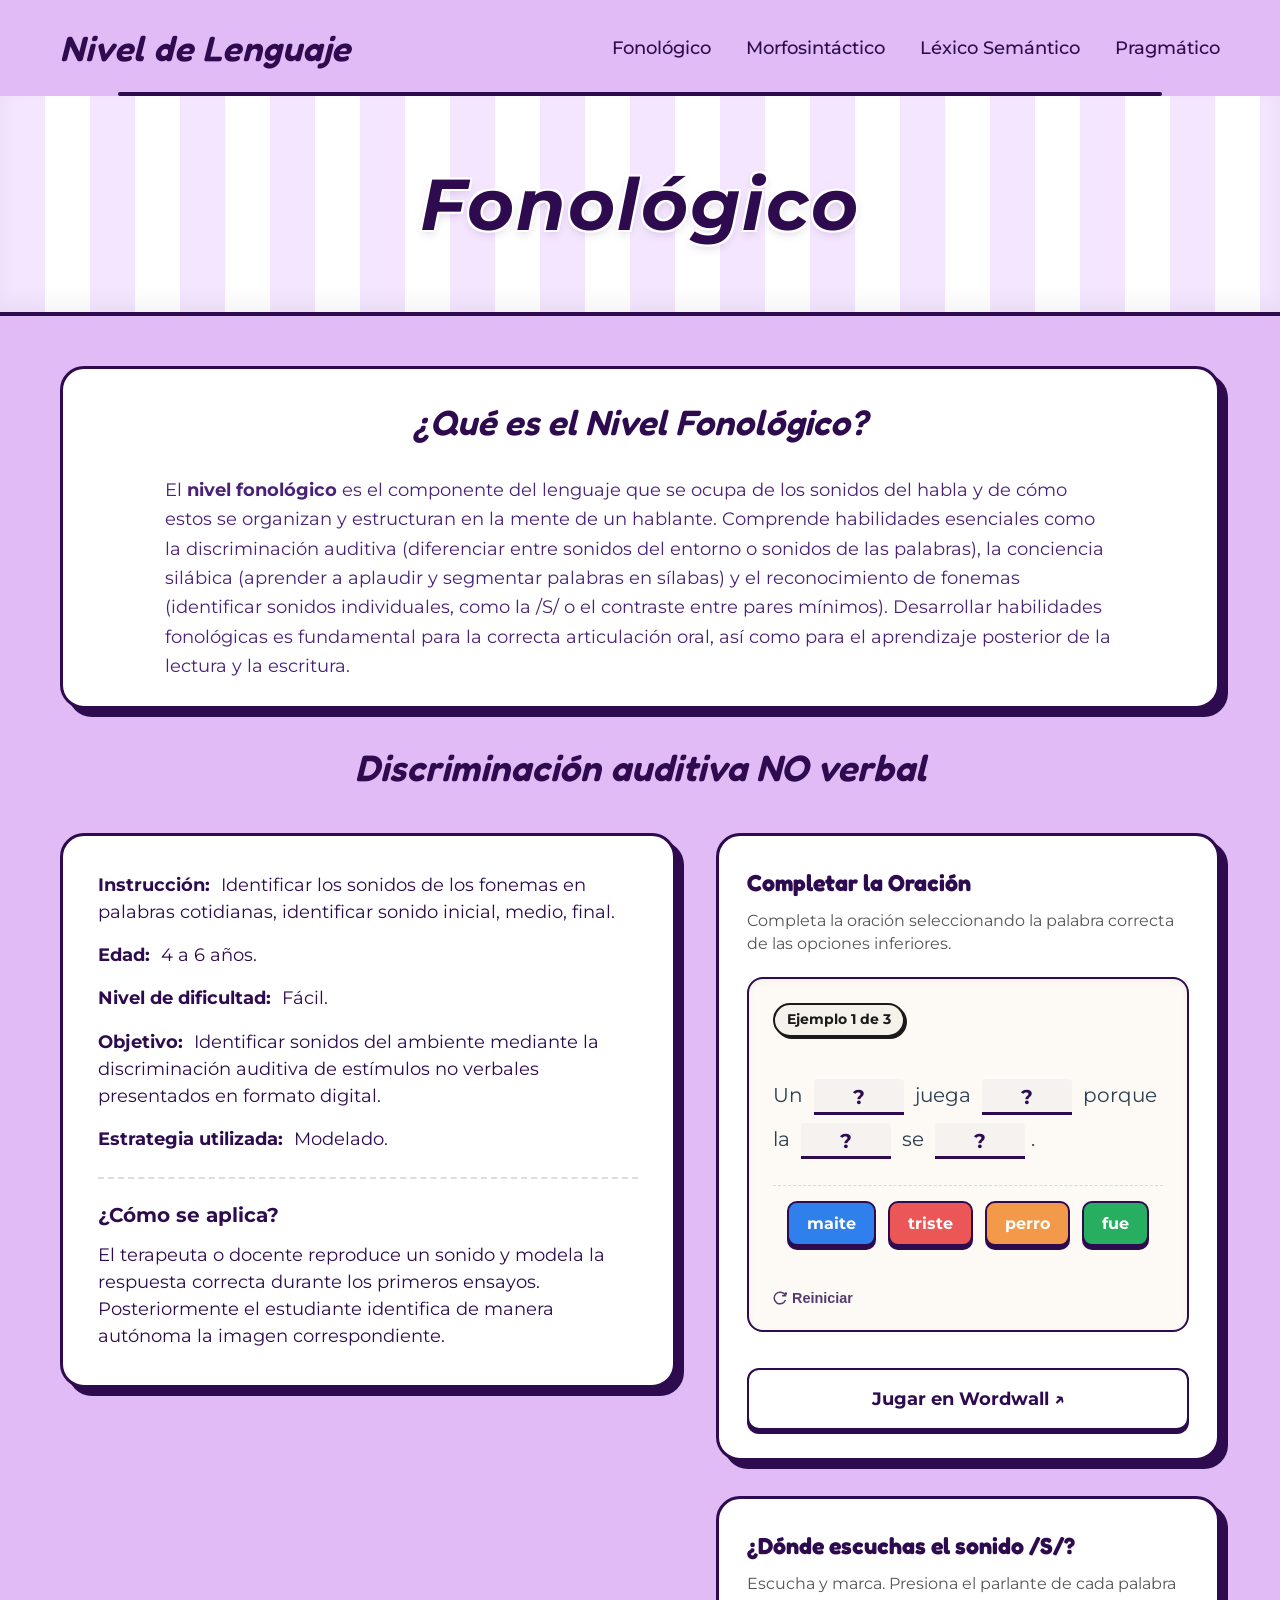
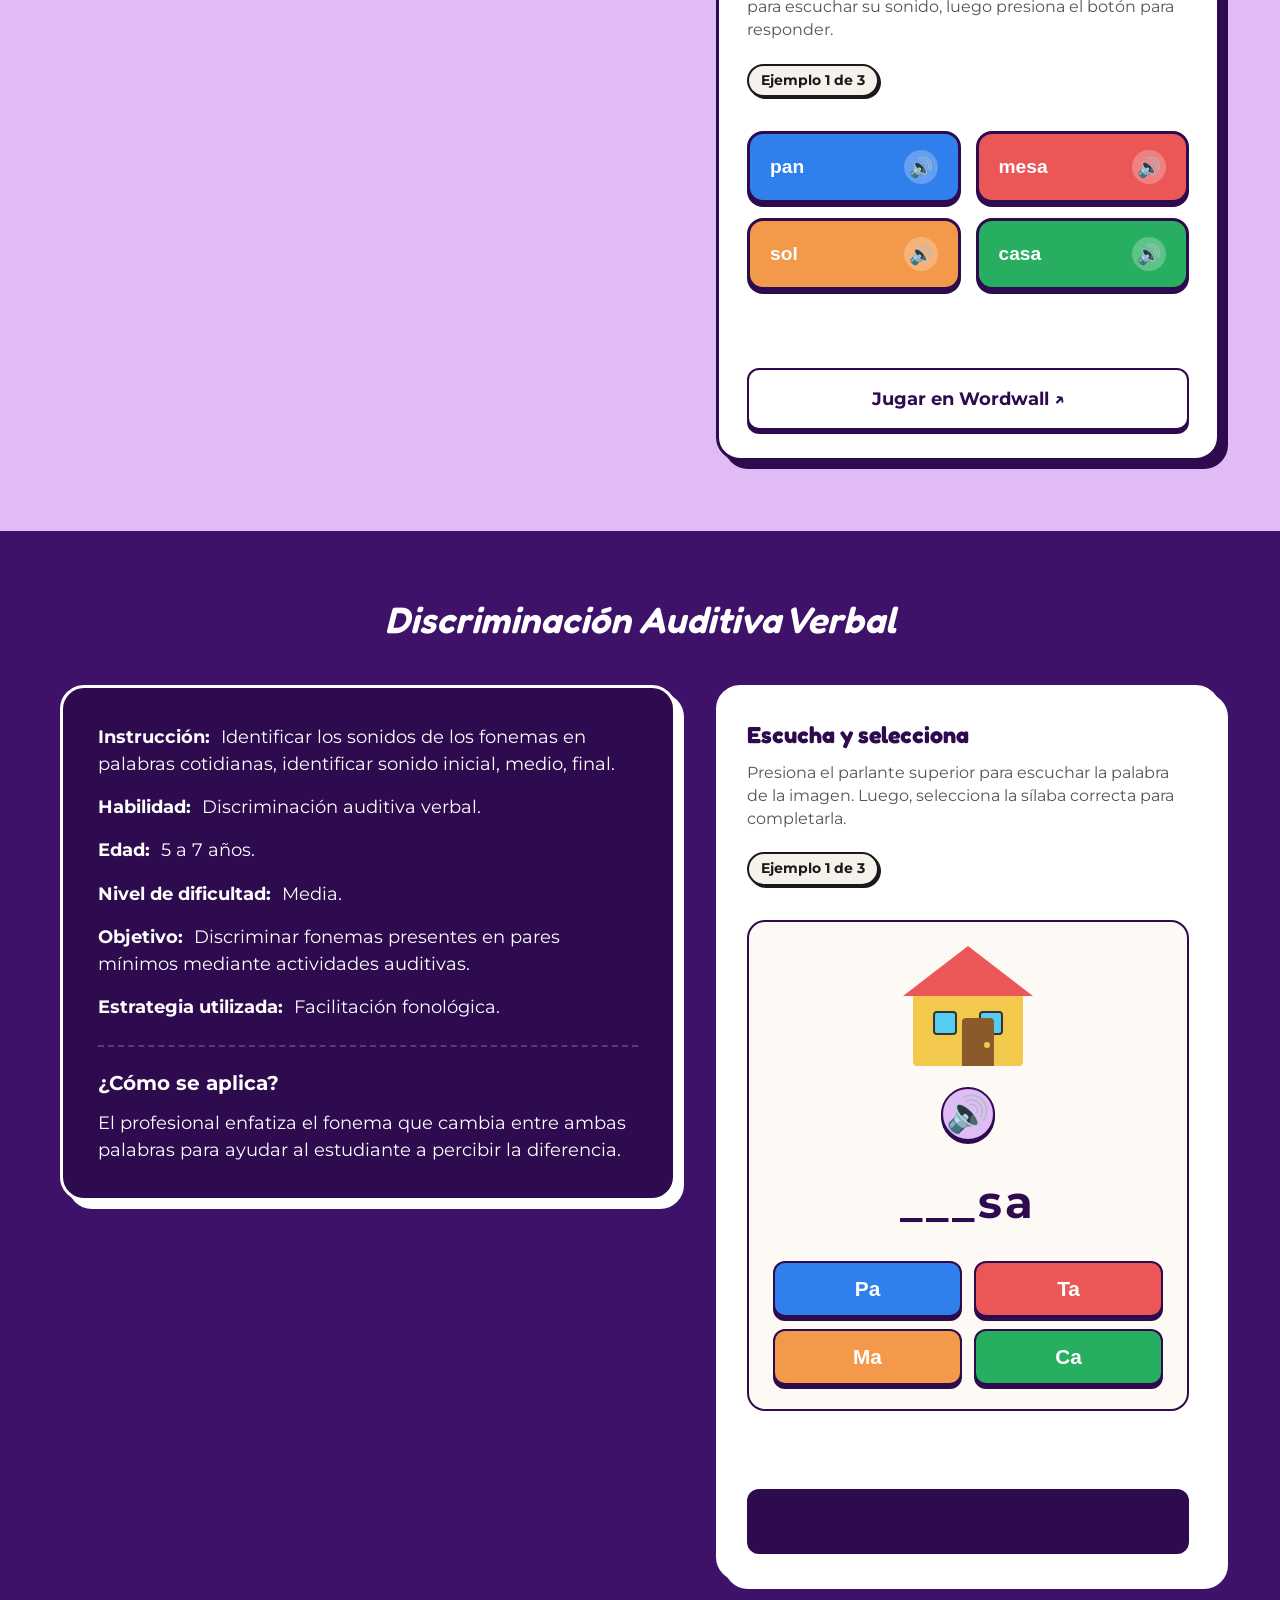
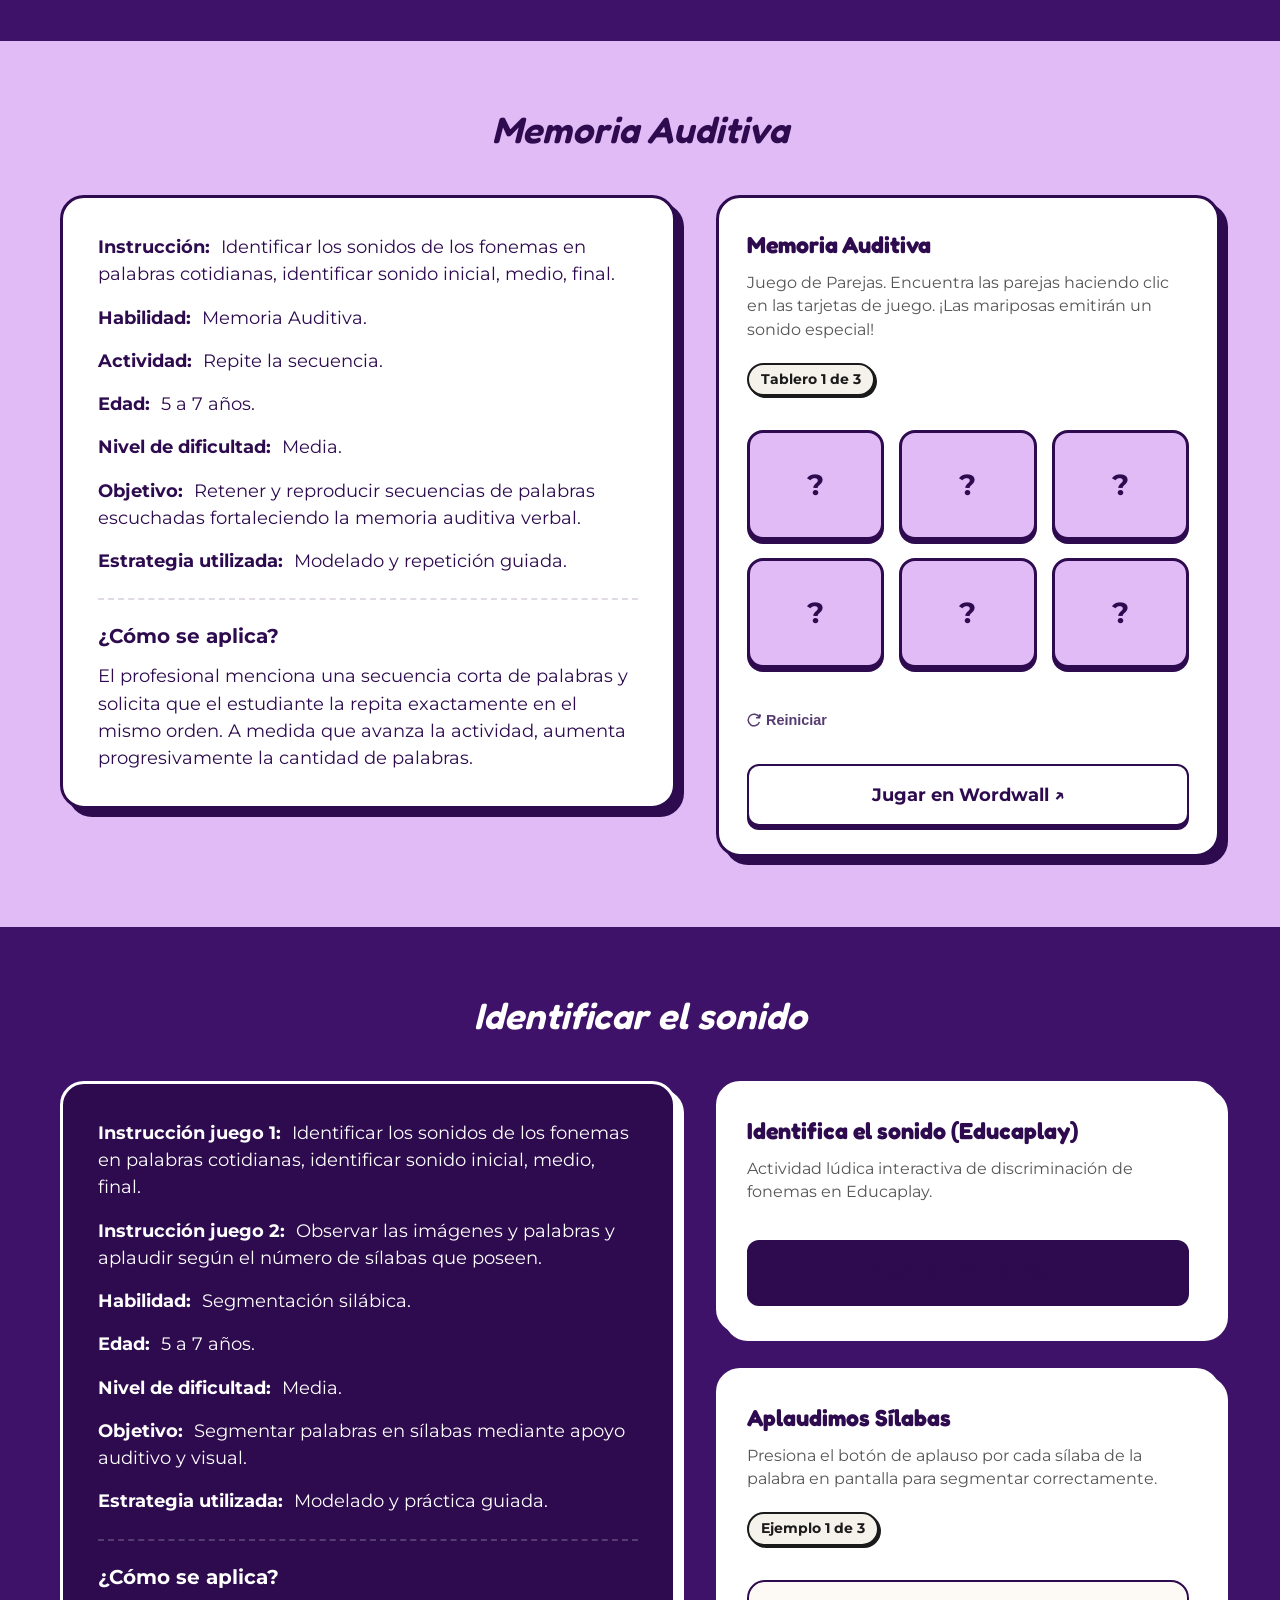
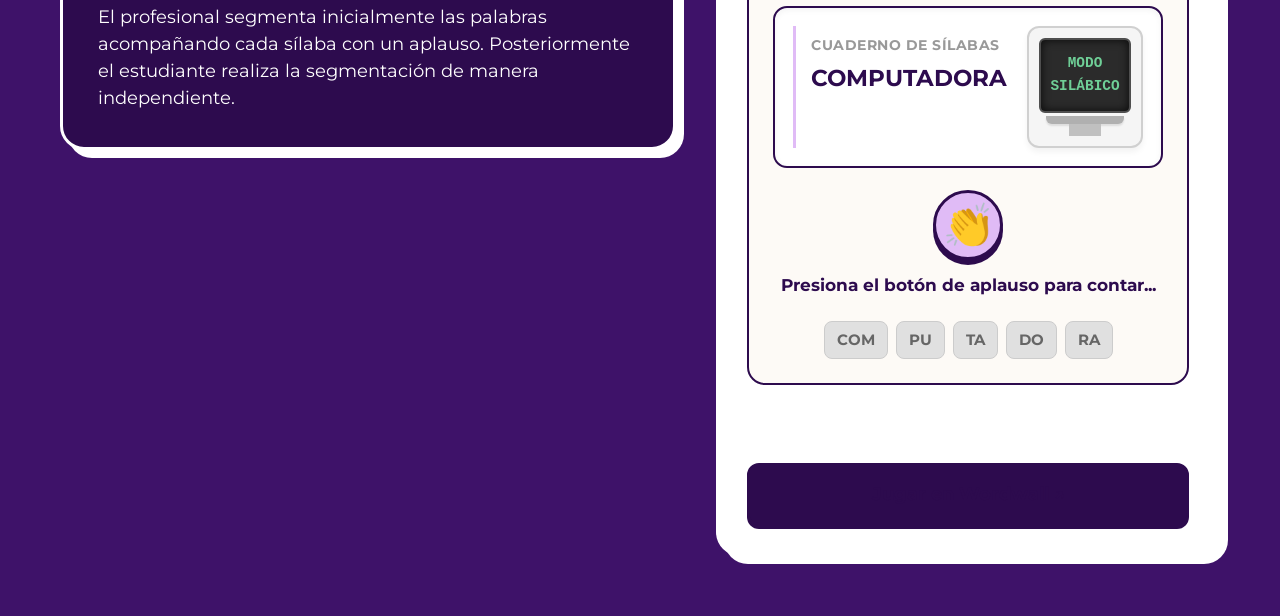
<file: fonologico.html>
<!DOCTYPE html>
<html lang="es">
<head>
    <meta charset="UTF-8">
    <meta name="viewport" content="width=device-width, initial-scale=1.0">
    <title>Nivel Fonológico - Niveles de Lenguaje</title>
    <link rel="icon" type="image/png" href="img/illustrations/conejos.png">
    <link rel="stylesheet" href="styles.css">
</head>
<body class="purple-theme">
    <!-- OVERLAY DE TRANSICIÓN CIRCULAR -->
    <div class="page-transition-overlay expanding" aria-hidden="true"></div>

    <!-- NAVBAR - APARECE EN TODAS LAS PÁGINAS -->
    <nav class="navbar">
        <div class="navbar-container">
            <a href="index.html" class="navbar-title-link">
                <h1 class="navbar-title">Nivel de Lenguaje</h1>
            </a>
            <div class="navbar-right-links">
                <a href="fonologico.html" class="navbar-link link-desktop">Fonológico</a>
                <a href="morfosintactico.html" class="navbar-link link-desktop">Morfosintáctico</a>
                <a href="lexico-semantico.html" class="navbar-link link-desktop">Léxico Semántico</a>
                <a href="pragmatico.html" class="navbar-link link-desktop">Pragmático</a>
                
                <a href="pragmatico.html" class="navbar-link link-mobile mobile-pragmatico">Pragmático</a>
                <a href="fonologico.html" class="navbar-link link-mobile mobile-fonologico">Fonológico</a>
                <a href="morfosintactico.html" class="navbar-link link-mobile mobile-morfosintactico">Morfosintáctico</a>
                <a href="lexico-semantico.html" class="navbar-link link-mobile mobile-lexico-semantico">Léxico Semántico</a>
            </div>
        </div>
        <div class="navbar-line"></div>
    </nav>

    <!-- CONTENIDO PRINCIPAL -->
    <main class="main-content" style="padding: 40px 0 0 0;">
        <!-- CABECERA LISTADA -->
        <div class="striped-header-container">
            <div class="striped-header">
                <h2>Fonológico</h2>
            </div>
        </div>

        <!-- DESCRIPCIÓN DEL NIVEL FONOLÓGICO -->
        <section class="activity-section" style="margin-bottom: 30px;">
            <div class="activity-card-container" style="background: #ffffff; width: 100%; box-sizing: border-box; max-width: 1200px; margin: 0 auto; padding: 25px;">
                <h3 class="levels-subtitle" style="margin-top: 0; color: #2d0b4e; font-family: 'Fredoka', sans-serif; text-align: center;">¿Qué es el Nivel Fonológico?</h3>
                <p class="levels-text" style="color: #4a2176; font-size: 1.15rem; line-height: 1.6; margin-bottom: 0;">
                    El <strong>nivel fonológico</strong> es el componente del lenguaje que se ocupa de los sonidos del habla y de cómo estos se organizan y estructuran en la mente de un hablante. Comprende habilidades esenciales como la discriminación auditiva (diferenciar entre sonidos del entorno o sonidos de las palabras), la conciencia silábica (aprender a aplaudir y segmentar palabras en sílabas) y el reconocimiento de fonemas (identificar sonidos individuales, como la /S/ o el contraste entre pares mínimos). Desarrollar habilidades fonológicas es fundamental para la correcta articulación oral, así como para el aprendizaje posterior de la lectura y la escritura.
                </p>
            </div>
        </section>

        <!-- SECCIÓN 1: Discriminación auditiva NO verbal -->
        <section class="activity-section">
            <h3 class="activity-section-title">Discriminación auditiva NO verbal</h3>
            <div class="activity-content-grid">
                <!-- Columna Izquierda: Ficha Técnica -->
                <div class="activity-card-container">
                    <ul class="metadata-list">
                        <li class="metadata-item"><span class="metadata-label">Instrucción:</span> Identificar los sonidos de los fonemas en palabras cotidianas, identificar sonido inicial, medio, final.</li>
                        <li class="metadata-item"><span class="metadata-label">Edad:</span> 4 a 6 años.</li>
                        <li class="metadata-item"><span class="metadata-label">Nivel de dificultad:</span> Fácil.</li>
                        <li class="metadata-item"><span class="metadata-label">Objetivo:</span> Identificar sonidos del ambiente mediante la discriminación auditiva de estímulos no verbales presentados en formato digital.</li>
                        <li class="metadata-item"><span class="metadata-label">Estrategia utilizada:</span> Modelado.</li>
                    </ul>
                    <div class="metadata-how-to">
                        <span class="metadata-how-to-title">¿Cómo se aplica?</span>
                        <p class="metadata-item">El terapeuta o docente reproduce un sonido y modela la respuesta correcta durante los primeros ensayos. Posteriormente el estudiante identifica de manera autónoma la imagen correspondiente.</p>
                    </div>
                </div>

                <!-- Columna Derecha: Actividades/Juegos -->
                <div class="activity-games-column">
                    <!-- Juego 1: Oración Completa -->
                    <div class="game-card" id="cloze-card">
                        <div class="game-info">
                            <span class="game-title">Completar la Oración</span>
                            <p class="game-description">Completa la oración seleccionando la palabra correcta de las opciones inferiores.</p>
                        </div>
                        <div class="mock-cloze-game">
                            <div class="game-level-header">
                                <span class="game-level-indicator" id="cloze-level-indicator">Ejemplo 1 de 3</span>
                            </div>
                            <div class="cloze-sentence" id="cloze-sentence-container">
                                <!-- Generado dinámicamente -->
                            </div>
                            <div class="cloze-options" id="cloze-options-container">
                                <!-- Generado dinámicamente -->
                            </div>
                            <div class="game-controls-row">
                                <button class="game-reset-btn" id="cloze-reset">
                                    <svg width="14" height="14" viewBox="0 0 24 24" fill="none" stroke="currentColor" stroke-width="2.5"><path d="M21.5 2v6h-6M21.34 15.57a10 10 0 1 1-.57-8.38l5.67-5.67"/></svg>
                                    Reiniciar
                                </button>
                                <button class="game-next-btn" id="cloze-next" style="display: none;">
                                    Siguiente Ejemplo ➔
                                </button>
                            </div>
                        </div>
                        <a href="https://wordwall.net/resource/114501019" target="_blank" rel="noopener" class="game-secondary-btn">Jugar en Wordwall ↗</a>
                    </div>

                    <!-- Juego 2: ¿Dónde escuchas /S/? -->
                    <div class="game-card" id="s-quiz-card">
                        <div class="game-info">
                            <span class="game-title" id="s-quiz-title">¿Dónde escuchas /S/?</span>
                            <p class="game-description">Escucha y marca. Presiona el parlante de cada palabra para escuchar su sonido, luego presiona el botón para responder.</p>
                        </div>
                        <div class="game-level-header">
                            <span class="game-level-indicator" id="s-quiz-level-indicator">Ejemplo 1 de 3</span>
                        </div>
                        <div class="mock-quiz-grid" id="s-quiz-grid-container">
                            <!-- Generado dinámicamente -->
                        </div>
                        <div class="game-controls-row">
                            <button class="game-next-btn" id="s-quiz-next" style="display: none;">
                                Siguiente Ejemplo ➔
                            </button>
                        </div>
                        <a href="https://wordwall.net/resource/114501537" target="_blank" rel="noopener" class="game-secondary-btn">Jugar en Wordwall ↗</a>
                    </div>
                </div>
            </div>
        </section>

        <!-- SECCIÓN 2: Discriminación Auditiva Verbal (Fondo Morado Profundo) -->
        <div class="dark-purple-section">
            <section class="activity-section">
                <h3 class="activity-section-title">Discriminación Auditiva Verbal</h3>
                <div class="activity-content-grid">
                    <!-- Columna Izquierda: Ficha Técnica -->
                    <div class="activity-card-container">
                        <ul class="metadata-list">
                            <li class="metadata-item"><span class="metadata-label">Instrucción:</span> Identificar los sonidos de los fonemas en palabras cotidianas, identificar sonido inicial, medio, final.</li>
                            <li class="metadata-item"><span class="metadata-label">Habilidad:</span> Discriminación auditiva verbal.</li>
                            <li class="metadata-item"><span class="metadata-label">Edad:</span> 5 a 7 años.</li>
                            <li class="metadata-item"><span class="metadata-label">Nivel de dificultad:</span> Media.</li>
                            <li class="metadata-item"><span class="metadata-label">Objetivo:</span> Discriminar fonemas presentes en pares mínimos mediante actividades auditivas.</li>
                            <li class="metadata-item"><span class="metadata-label">Estrategia utilizada:</span> Facilitación fonológica.</li>
                        </ul>
                        <div class="metadata-how-to">
                            <span class="metadata-how-to-title">¿Cómo se aplica?</span>
                            <p class="metadata-item">El profesional enfatiza el fonema que cambia entre ambas palabras para ayudar al estudiante a percibir la diferencia.</p>
                        </div>
                    </div>

                    <!-- Columna Derecha: Actividades/Juegos -->
                    <div class="activity-games-column">
                        <div class="game-card" id="sa-quiz-card">
                            <div class="game-info">
                                <span class="game-title">Escucha y selecciona</span>
                                <p class="game-description">Presiona el parlante superior para escuchar la palabra de la imagen. Luego, selecciona la sílaba correcta para completarla.</p>
                            </div>
                            <div class="game-level-header">
                                <span class="game-level-indicator" id="sa-level-indicator">Ejemplo 1 de 3</span>
                            </div>
                            <div class="mock-sa-game">
                                <div class="sa-display-card">
                                    <div id="sa-illustration-container">
                                        <!-- Inyectado dinámicamente -->
                                    </div>
                                    <button class="sa-speaker-main" id="sa-speaker" aria-label="Escuchar palabra objetivo">🔊</button>
                                    <div class="sa-word-blank" id="sa-word-display">___sa</div>
                                </div>
                                <div class="sa-options-grid" id="sa-options-container">
                                    <!-- Inyectado dinámicamente -->
                                </div>
                            </div>
                            <div class="game-controls-row">
                                <button class="game-next-btn" id="sa-next" style="display: none;">
                                    Siguiente Ejemplo ➔
                                </button>
                            </div>
                            <a href="https://wordwall.net/resource/113362961" target="_blank" rel="noopener" class="game-secondary-btn">Jugar en Wordwall ↗</a>
                        </div>
                    </div>
                </div>
            </section>
        </div>

        <!-- SECCIÓN 3: Memoria Auditiva -->
        <section class="activity-section" style="margin-top: 60px;">
            <h3 class="activity-section-title">Memoria Auditiva</h3>
            <div class="activity-content-grid">
                <!-- Columna Izquierda: Ficha Técnica -->
                <div class="activity-card-container">
                    <ul class="metadata-list">
                        <li class="metadata-item"><span class="metadata-label">Instrucción:</span> Identificar los sonidos de los fonemas en palabras cotidianas, identificar sonido inicial, medio, final.</li>
                        <li class="metadata-item"><span class="metadata-label">Habilidad:</span> Memoria Auditiva.</li>
                        <li class="metadata-item"><span class="metadata-label">Actividad:</span> Repite la secuencia.</li>
                        <li class="metadata-item"><span class="metadata-label">Edad:</span> 5 a 7 años.</li>
                        <li class="metadata-item"><span class="metadata-label">Nivel de dificultad:</span> Media.</li>
                        <li class="metadata-item"><span class="metadata-label">Objetivo:</span> Retener y reproducir secuencias de palabras escuchadas fortaleciendo la memoria auditiva verbal.</li>
                        <li class="metadata-item"><span class="metadata-label">Estrategia utilizada:</span> Modelado y repetición guiada.</li>
                    </ul>
                    <div class="metadata-how-to">
                        <span class="metadata-how-to-title">¿Cómo se aplica?</span>
                        <p class="metadata-item">El profesional menciona una secuencia corta de palabras y solicita que el estudiante la repita exactamente en el mismo orden. A medida que avanza la actividad, aumenta progresivamente la cantidad de palabras.</p>
                    </div>
                </div>

                <!-- Columna Derecha: Actividades/Juegos -->
                <div class="activity-games-column">
                    <div class="game-card" id="memory-card">
                        <div class="game-info">
                            <span class="game-title">Memoria Auditiva</span>
                            <p class="game-description">Juego de Parejas. Encuentra las parejas haciendo clic en las tarjetas de juego. ¡Las mariposas emitirán un sonido especial!</p>
                        </div>
                        <div class="game-level-header">
                            <span class="game-level-indicator" id="memory-level-indicator">Ejemplo 1 de 3</span>
                        </div>
                        <div class="mock-memory-board" id="memory-board">
                            <!-- Inyectado dinámicamente -->
                        </div>
                        <div class="game-controls-row">
                            <button class="game-reset-btn" id="memory-reset">
                                <svg width="14" height="14" viewBox="0 0 24 24" fill="none" stroke="currentColor" stroke-width="2.5"><path d="M21.5 2v6h-6M21.34 15.57a10 10 0 1 1-.57-8.38l5.67-5.67"/></svg>
                                Reiniciar
                            </button>
                            <button class="game-next-btn" id="memory-next" style="display: none;">
                                Siguiente Tablero ➔
                            </button>
                        </div>
                        <a href="https://wordwall.net/resource/113362368" target="_blank" rel="noopener" class="game-secondary-btn">Jugar en Wordwall ↗</a>
                    </div>
                </div>
            </div>
        </section>

        <!-- SECCIÓN 4: Identificar el sonido (Fondo Morado Profundo) -->
        <div class="dark-purple-section" style="padding-bottom: 60px;">
            <section class="activity-section">
                <h3 class="activity-section-title">Identificar el sonido</h3>
                <div class="activity-content-grid">
                    <!-- Columna Izquierda: Ficha Técnica -->
                    <div class="activity-card-container">
                        <ul class="metadata-list">
                            <li class="metadata-item"><span class="metadata-label">Instrucción juego 1:</span> Identificar los sonidos de los fonemas en palabras cotidianas, identificar sonido inicial, medio, final.</li>
                            <li class="metadata-item"><span class="metadata-label">Instrucción juego 2:</span> Observar las imágenes y palabras y aplaudir según el número de sílabas que poseen.</li>
                            <li class="metadata-item"><span class="metadata-label">Habilidad:</span> Segmentación silábica.</li>
                            <li class="metadata-item"><span class="metadata-label">Edad:</span> 5 a 7 años.</li>
                            <li class="metadata-item"><span class="metadata-label">Nivel de dificultad:</span> Media.</li>
                            <li class="metadata-item"><span class="metadata-label">Objetivo:</span> Segmentar palabras en sílabas mediante apoyo auditivo y visual.</li>
                            <li class="metadata-item"><span class="metadata-label">Estrategia utilizada:</span> Modelado y práctica guiada.</li>
                        </ul>
                        <div class="metadata-how-to">
                            <span class="metadata-how-to-title">¿Cómo se aplica?</span>
                            <p class="metadata-item">El profesional segmenta inicialmente las palabras acompañando cada sílaba con un aplauso. Posteriormente el estudiante realiza la segmentación de manera independiente.</p>
                        </div>
                    </div>

                    <!-- Columna Derecha: Actividades/Juegos -->
                    <div class="activity-games-column">
                        <!-- Juego: Identifica el sonido (Educaplay) -->
                        <div class="game-card">
                            <div class="game-info">
                                <span class="game-title">Identifica el sonido (Educaplay)</span>
                                <p class="game-description">Actividad lúdica interactiva de discriminación de fonemas en Educaplay.</p>
                            </div>
                            <a href="https://www.educaplay.com/learning-resources/29141593-identifica_el_sonido.html" target="_blank" rel="noopener" class="game-secondary-btn educaplay-link-btn" style="margin-top: 15px; width: 100%; box-sizing: border-box; justify-content: center; text-align: center; display: inline-flex;">
                                Jugar en Educaplay ↗
                            </a>
                        </div>

                        <!-- Juego de Aplausos -->
                        <div class="game-card" id="clapping-card">
                            <div class="game-info">
                                <span class="game-title">Aplaudimos Sílabas</span>
                                <p class="game-description">Presiona el botón de aplauso por cada sílaba de la palabra en pantalla para segmentar correctamente.</p>
                            </div>
                            <div class="game-level-header">
                                <span class="game-level-indicator" id="clapping-level-indicator">Ejemplo 1 de 3</span>
                            </div>
                            <div class="mock-clapping">
                                <div class="clapping-display">
                                    <div class="clapping-notebook">
                                        <span class="clapping-notebook-title">Cuaderno de sílabas</span>
                                        <span class="clapping-notebook-word" id="clapping-word-label">COMPUTADORA</span>
                                        <div class="clapping-notebook-syllables" id="clapping-notebook-syllables"></div>
                                    </div>
                                    <div class="clapping-computer" aria-hidden="true">
                                        <div class="clapping-screen" id="clapping-screen">MODO SILÁBICO</div>
                                        <div class="clapping-keyboard"></div>
                                        <div class="clapping-base"></div>
                                    </div>
                                </div>
                                <div class="clapping-controls">
                                    <button class="clap-interactive-btn" id="clap-btn" aria-label="Aplaudir">👏</button>
                                    <div class="clap-feedback" id="clap-feedback">Presiona el botón de aplauso para contar...</div>
                                    <div class="clapping-syllable-chips" id="clapping-chips">
                                        <!-- Inyectado dinámicamente -->
                                    </div>
                                </div>
                            </div>
                            <div class="game-controls-row">
                                <button class="game-next-btn" id="clapping-next" style="display: none;">
                                    Siguiente Ejemplo ➔
                                </button>
                            </div>
                            <a href="https://wordwall.net/resource/114103410" target="_blank" rel="noopener" class="game-secondary-btn">Jugar en Wordwall ↗</a>
                        </div>
                    </div>
                </div>
            </section>
        </div>
    </main>

    <script src="script.js"></script>
</body>
</html>
</file>
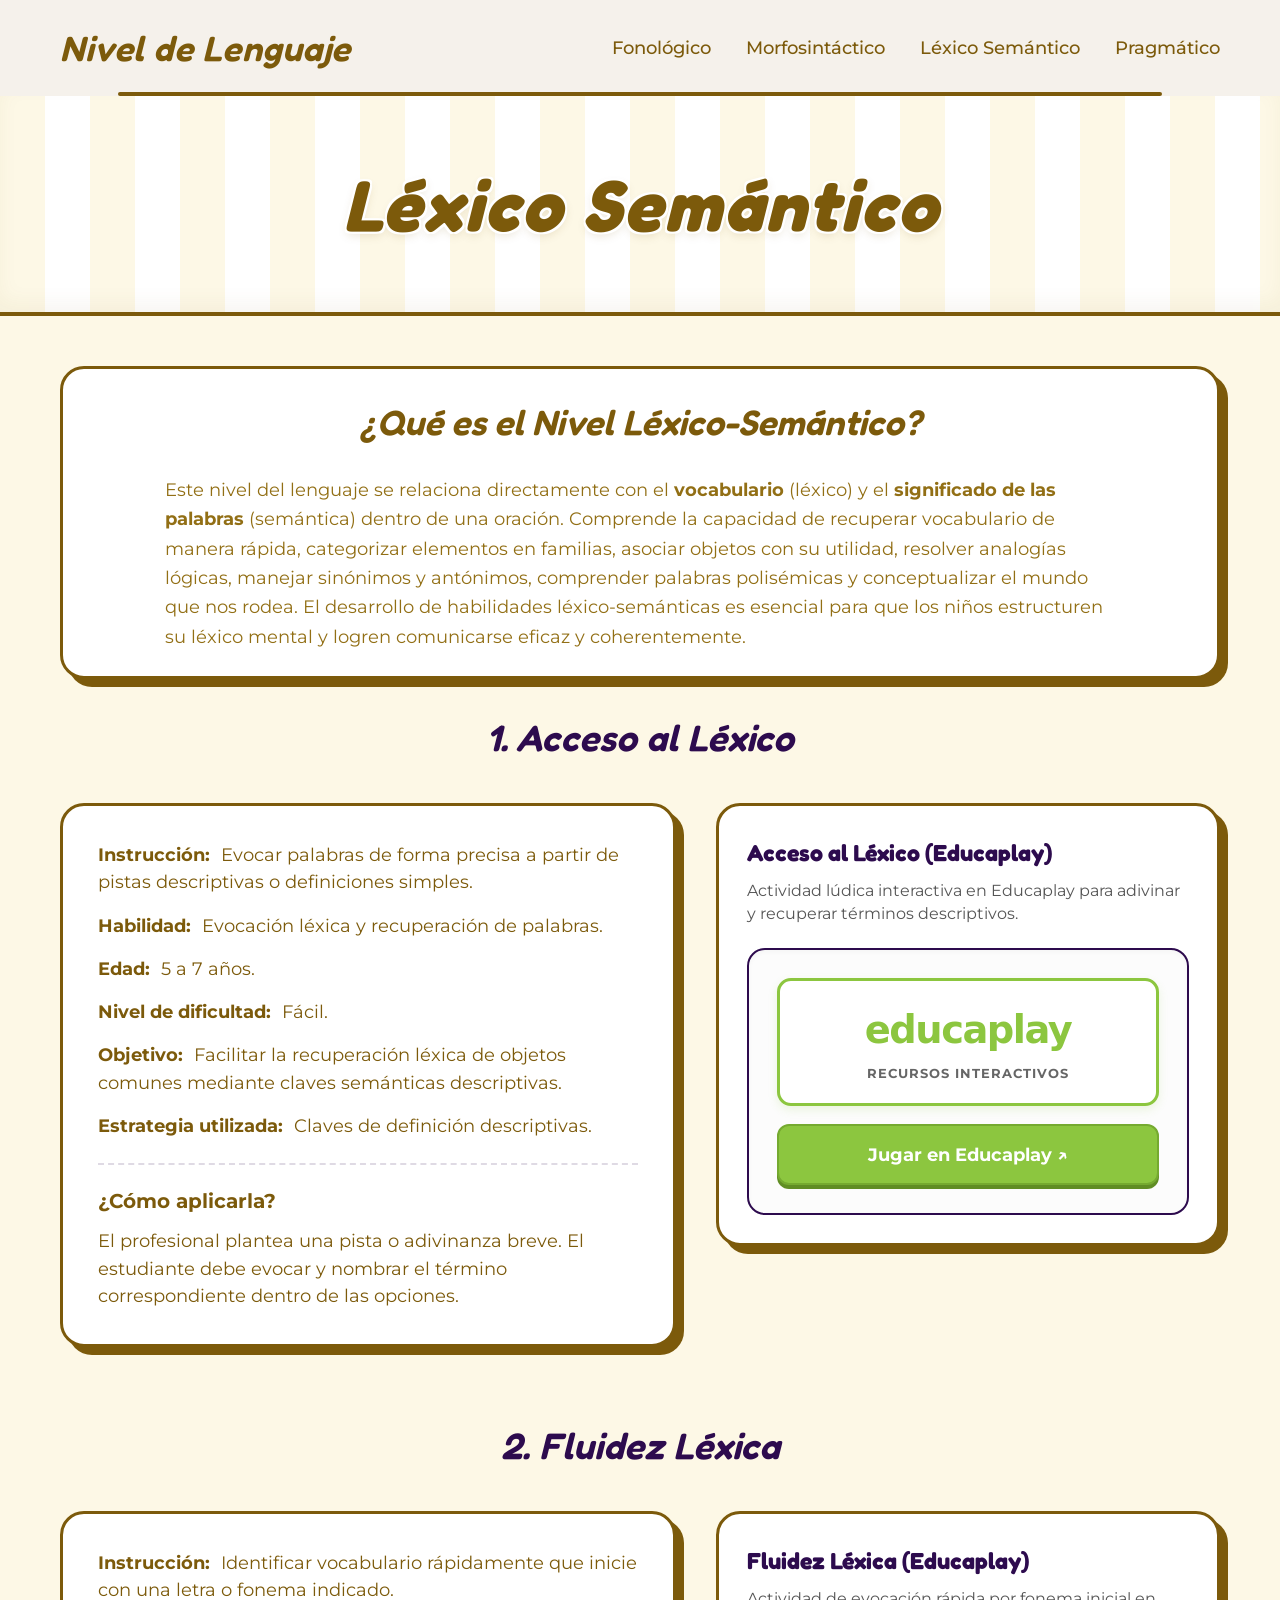
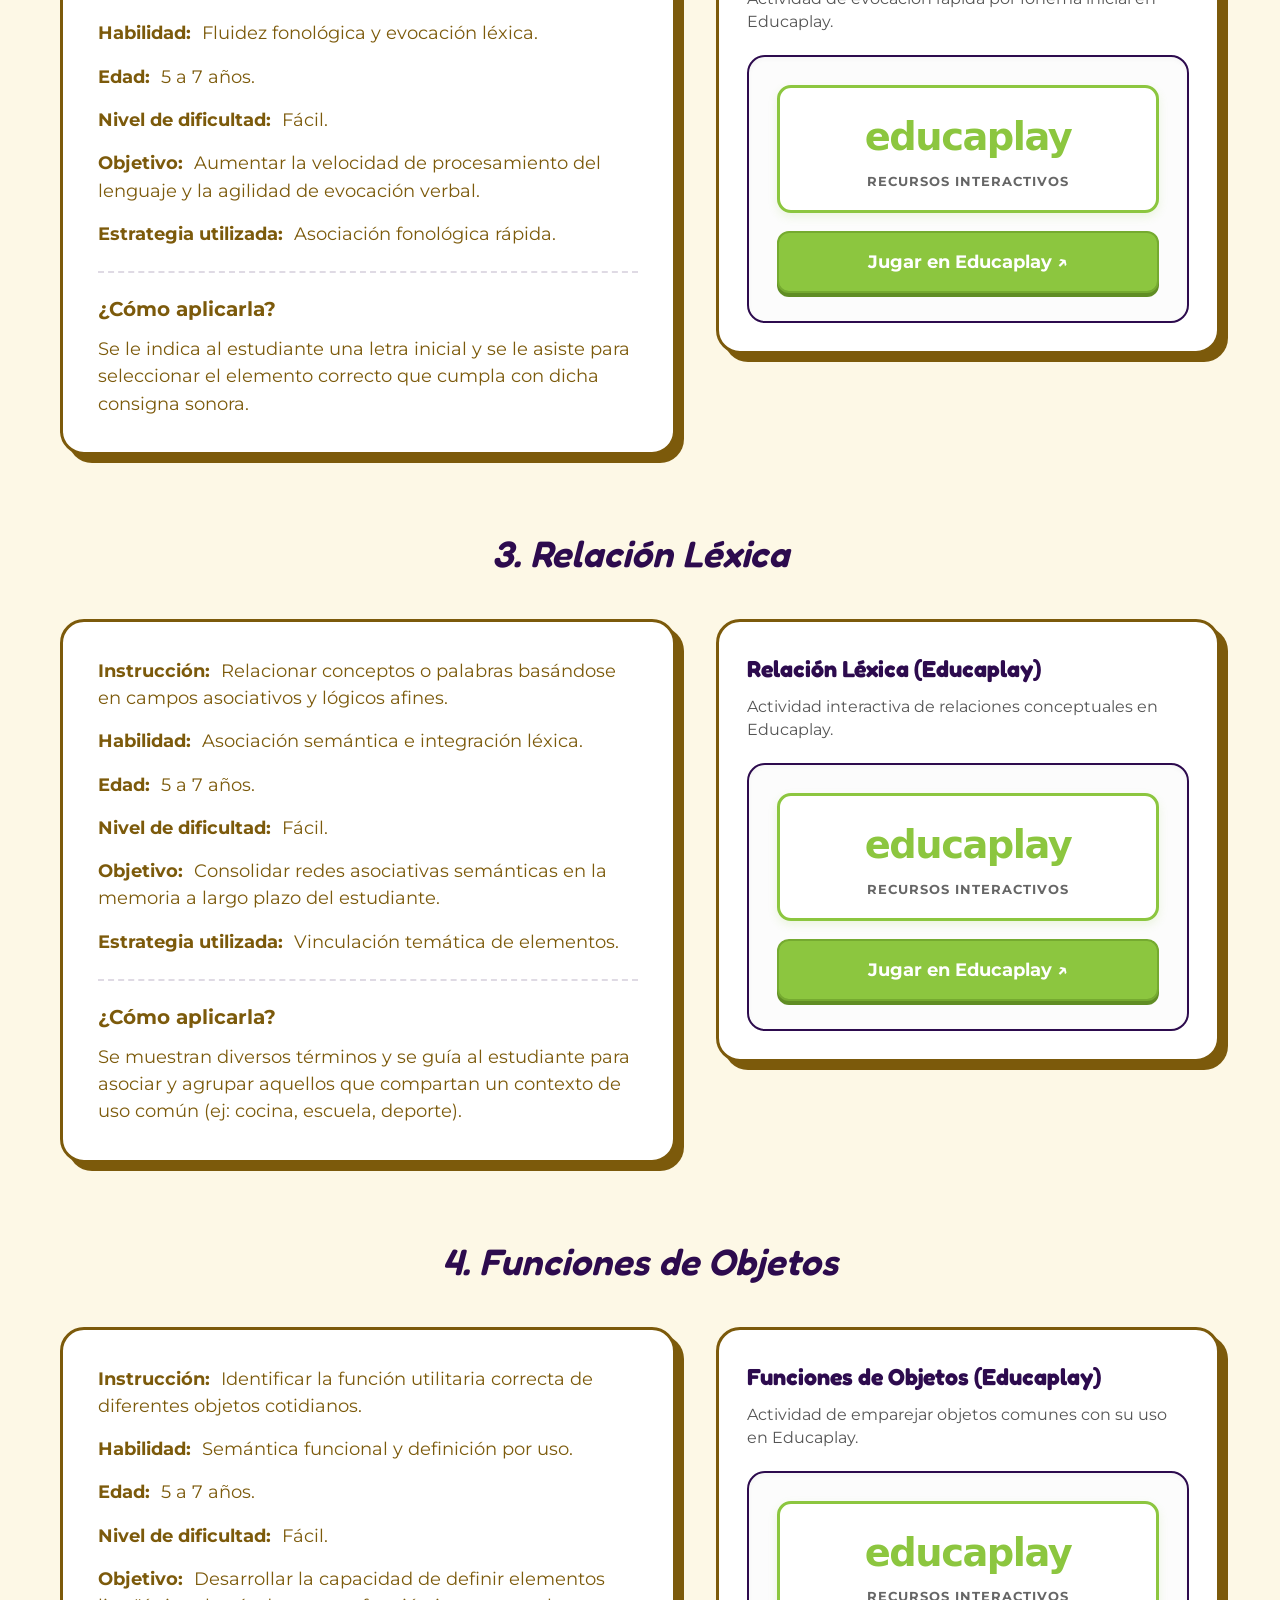
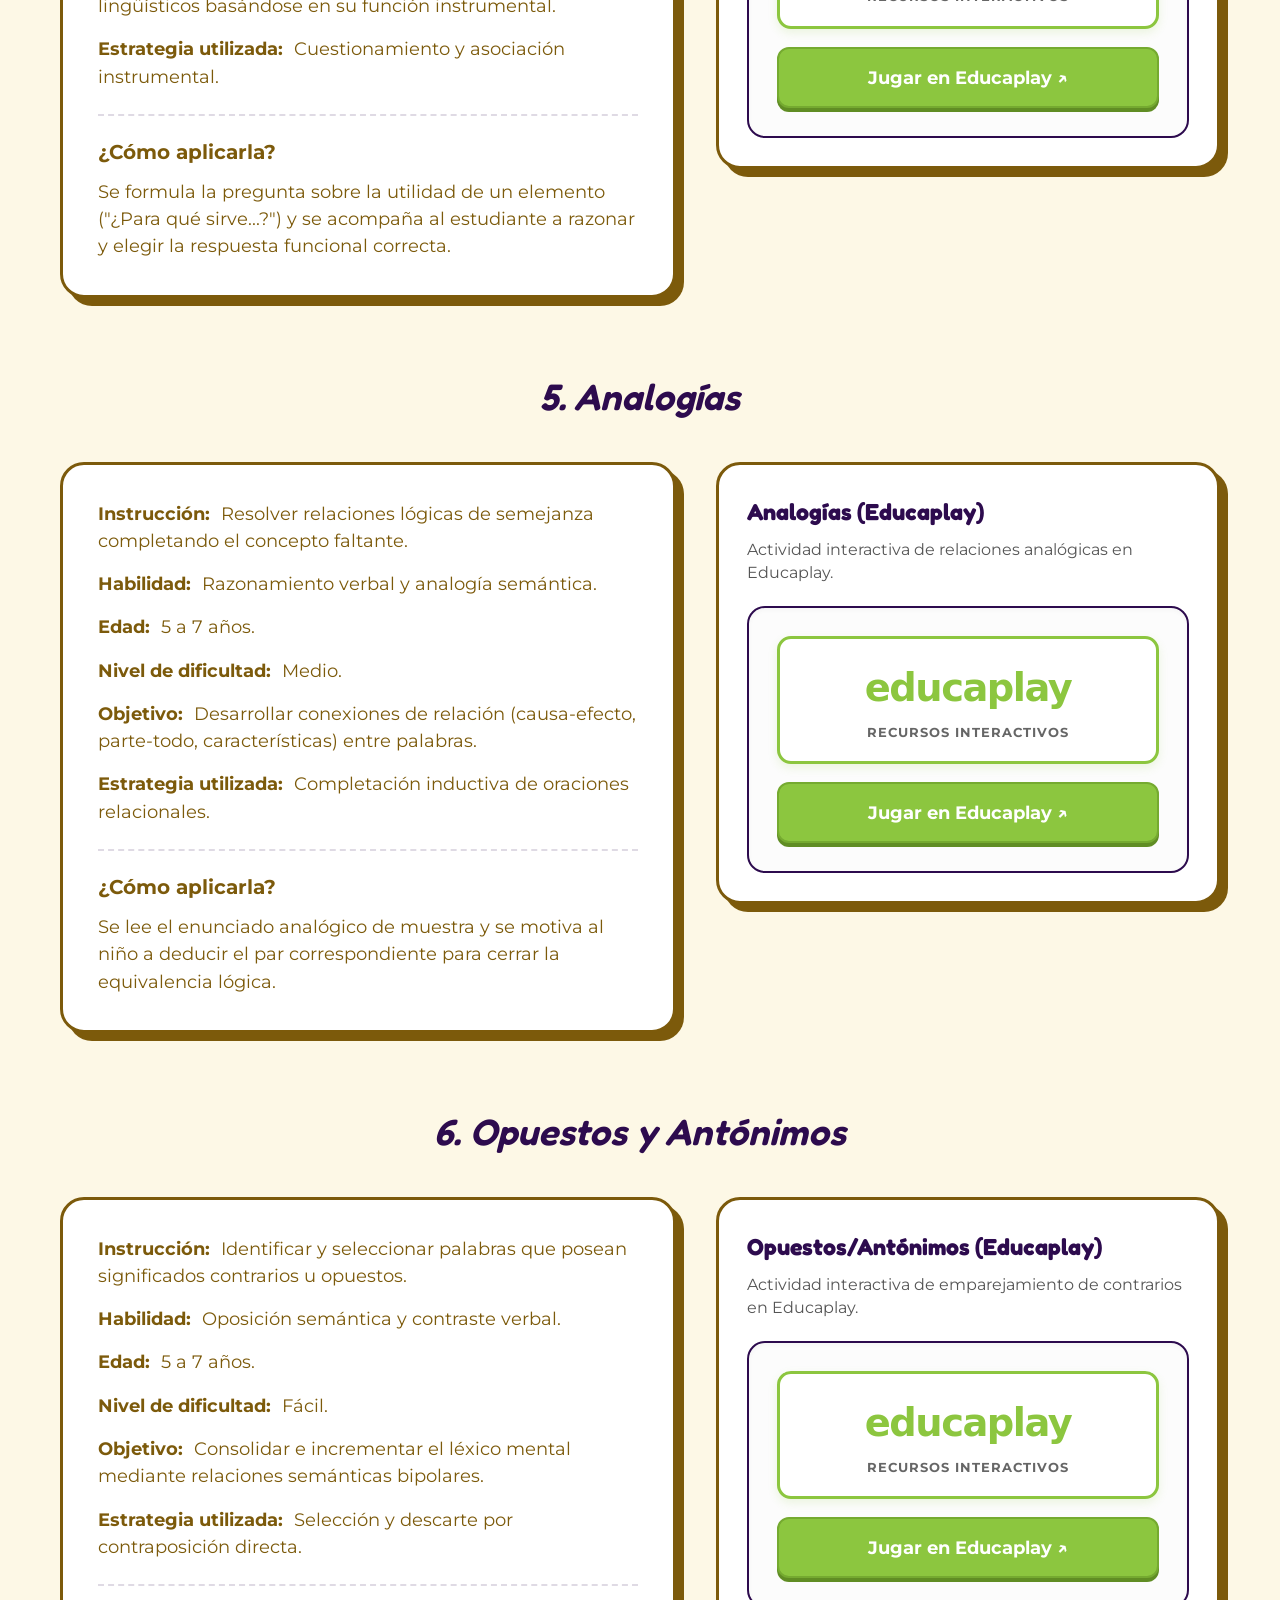
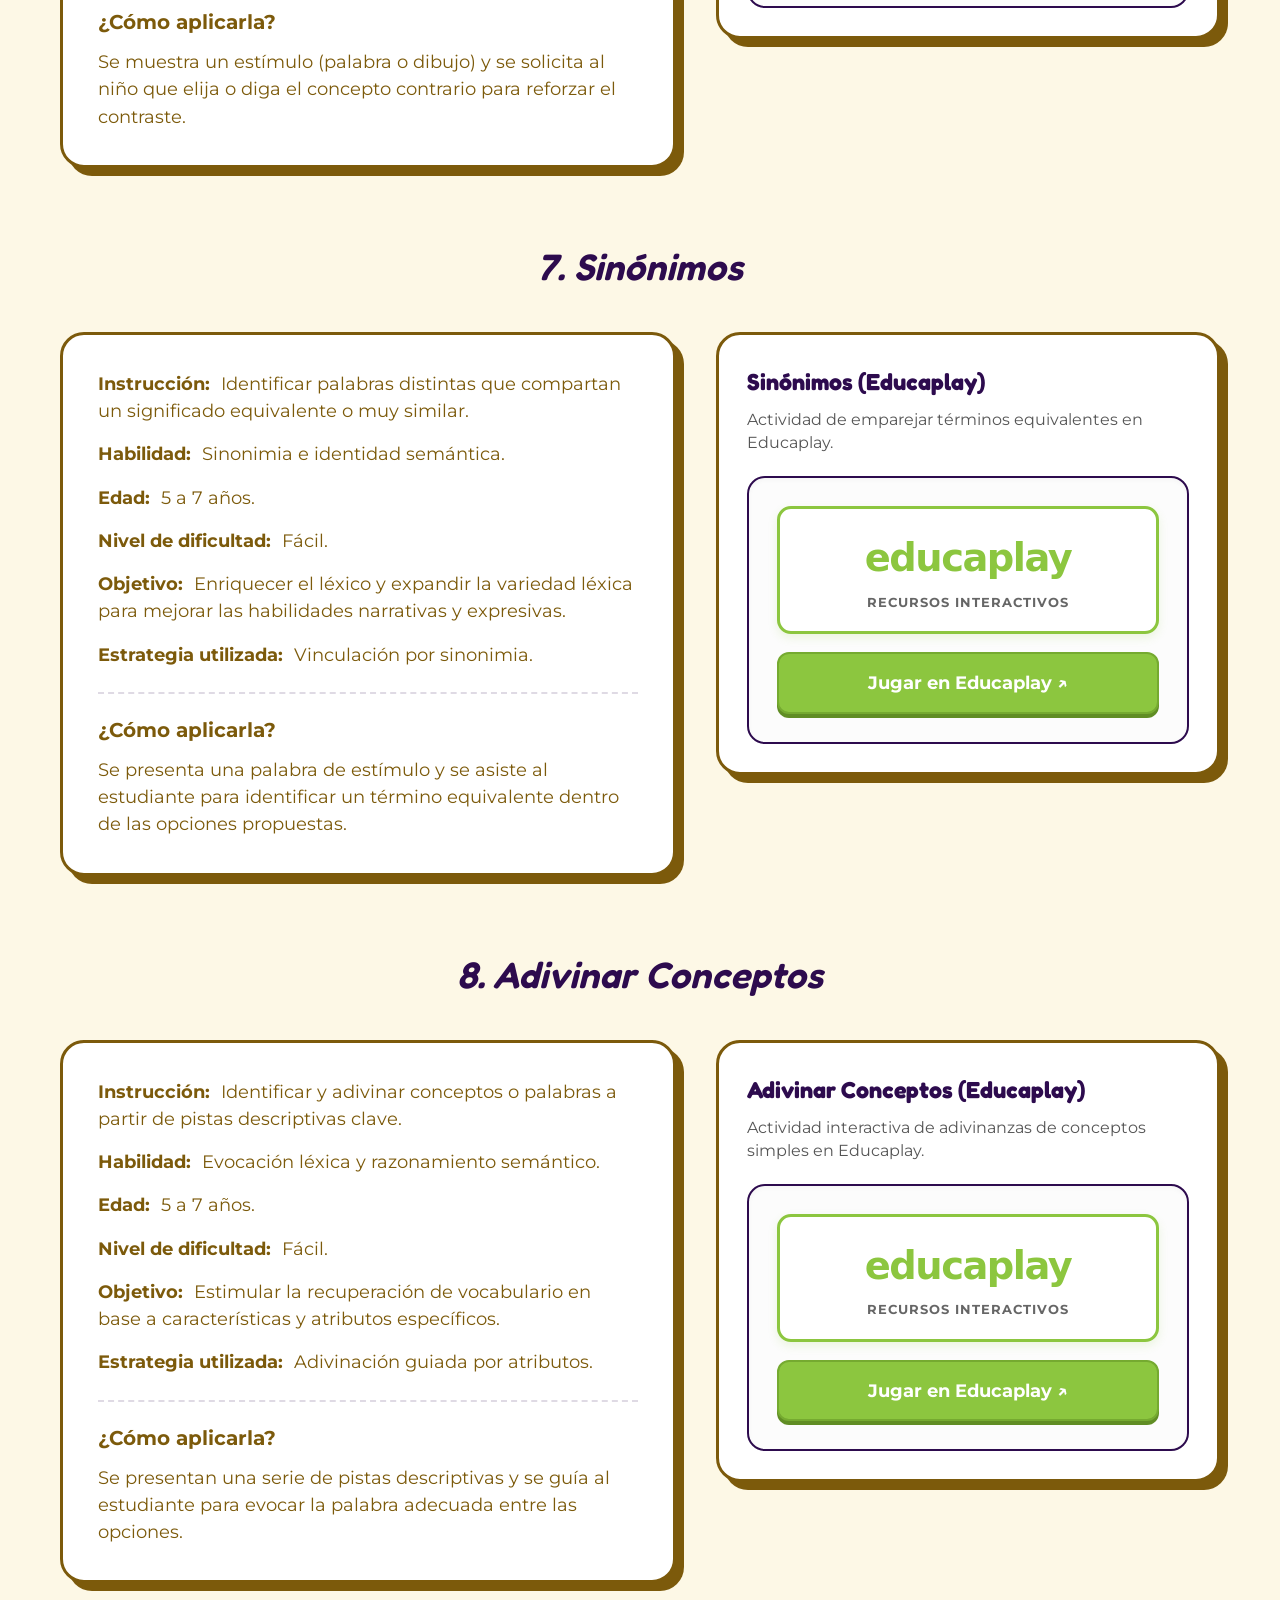
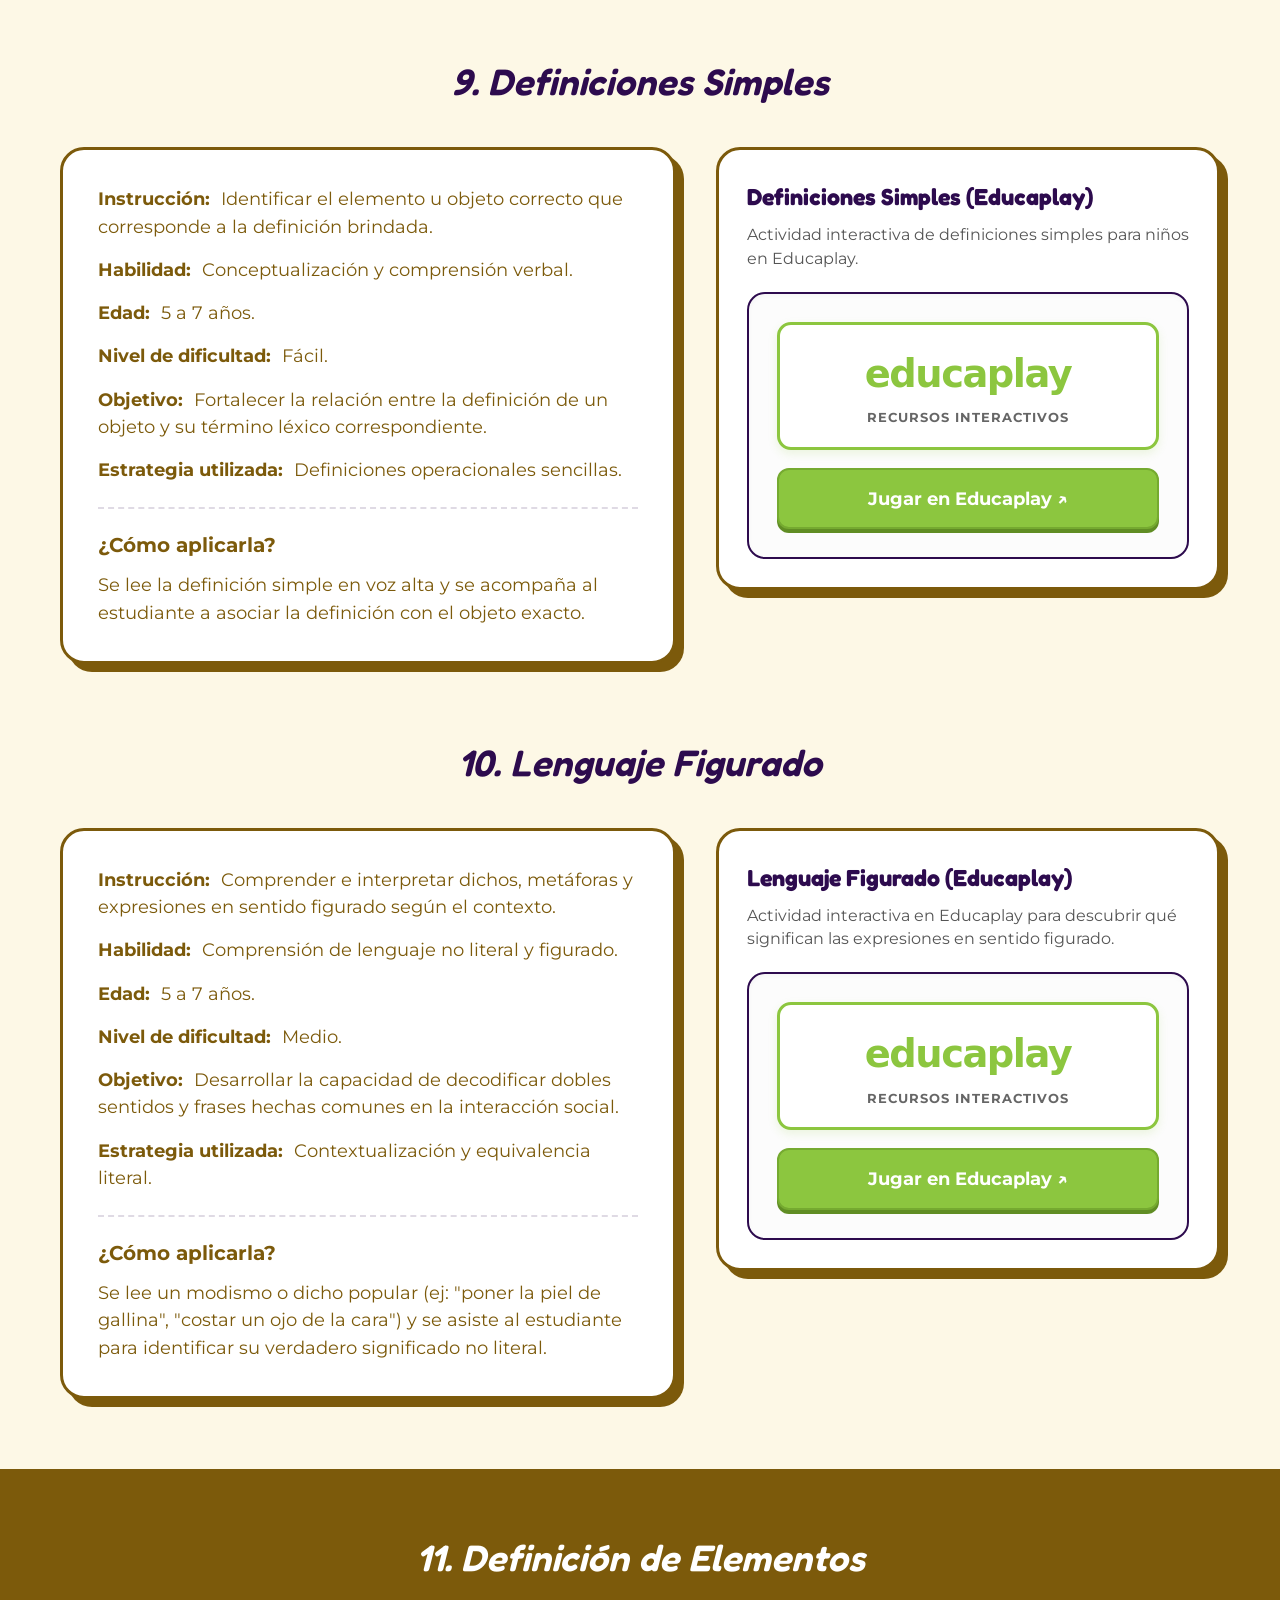
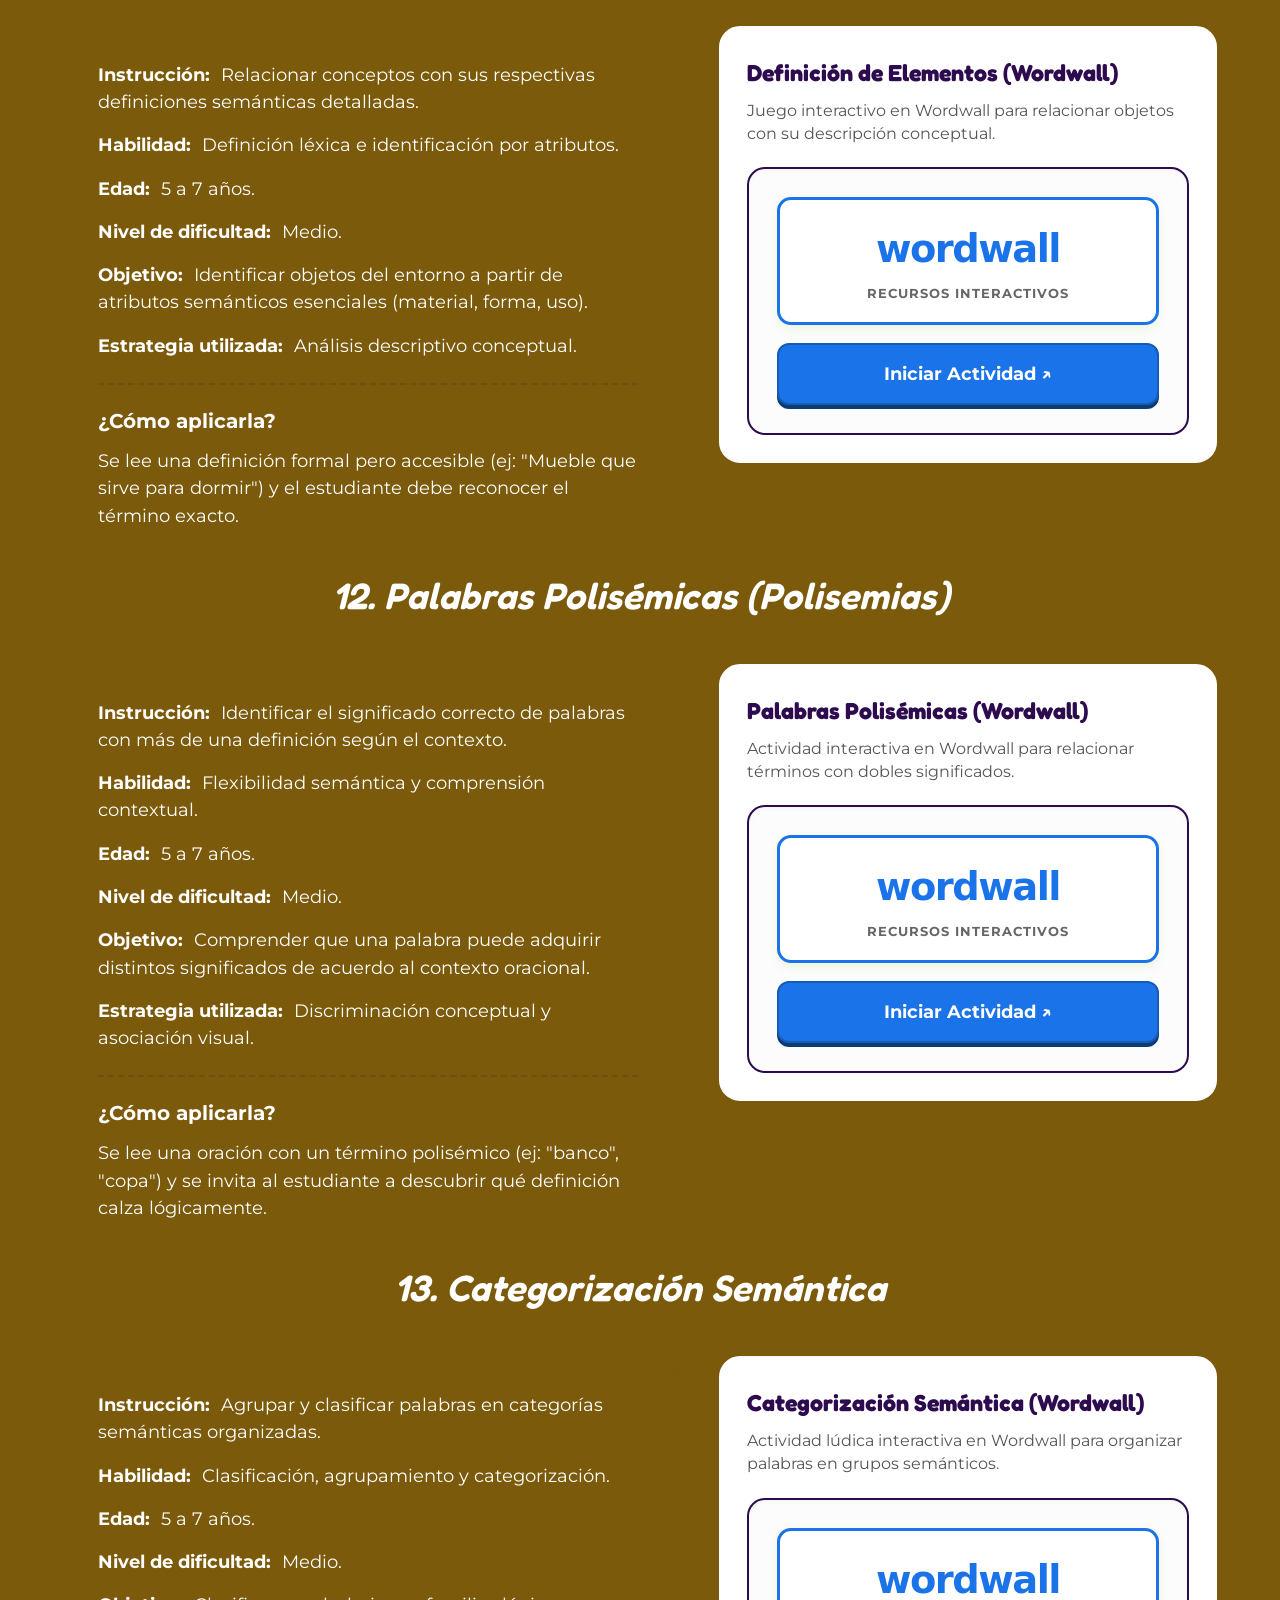
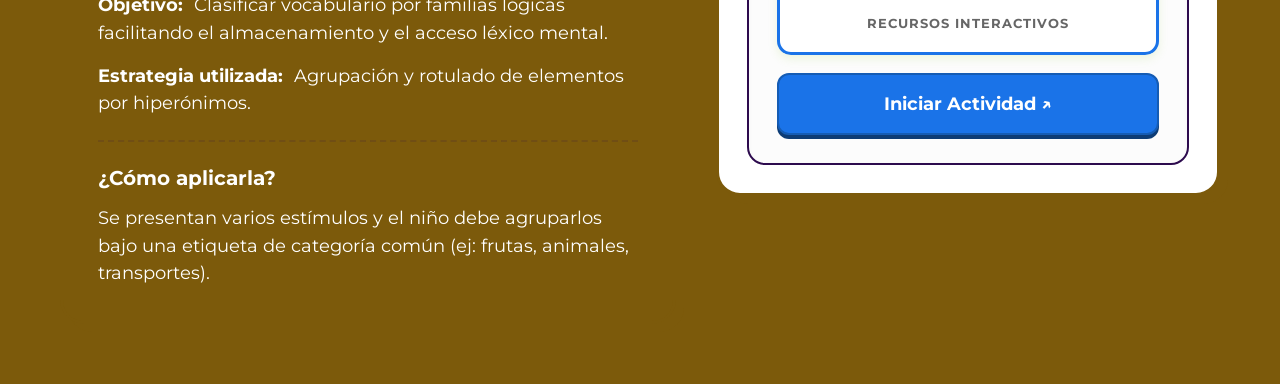
<file: lexico-semantico.html>
<!DOCTYPE html>
<html lang="es">
<head>
    <meta charset="UTF-8">
    <meta name="viewport" content="width=device-width, initial-scale=1.0">
    <title>Nivel Léxico-Semántico - Niveles de Lenguaje</title>
    <link rel="icon" type="image/png" href="img/illustrations/conejos.png">
    <link rel="stylesheet" href="styles.css">
</head>
<body class="amber-theme">
    <!-- OVERLAY DE TRANSICIÓN CIRCULAR -->
    <div class="page-transition-overlay expanding" aria-hidden="true"></div>

    <!-- NAVBAR - APARECE EN TODAS LAS PÁGINAS -->
    <nav class="navbar">
        <div class="navbar-container">
            <a href="index.html" class="navbar-title-link">
                <h1 class="navbar-title">Nivel de Lenguaje</h1>
            </a>
            <div class="navbar-right-links">
                <a href="fonologico.html" class="navbar-link link-desktop">Fonológico</a>
                <a href="morfosintactico.html" class="navbar-link link-desktop">Morfosintáctico</a>
                <a href="lexico-semantico.html" class="navbar-link link-desktop">Léxico Semántico</a>
                <a href="pragmatico.html" class="navbar-link link-desktop">Pragmático</a>
                
                <a href="pragmatico.html" class="navbar-link link-mobile mobile-pragmatico">Pragmático</a>
                <a href="fonologico.html" class="navbar-link link-mobile mobile-fonologico">Fonológico</a>
                <a href="morfosintactico.html" class="navbar-link link-mobile mobile-morfosintactico">Morfosintáctico</a>
                <a href="lexico-semantico.html" class="navbar-link link-mobile mobile-lexico-semantico">Léxico Semántico</a>
            </div>
        </div>
        <div class="navbar-line"></div>
    </nav>

    <!-- CONTENIDO PRINCIPAL -->
    <main class="main-content" style="padding: 40px 0 0 0;">
        <!-- CABECERA LISTADA -->
        <div class="striped-header-container">
            <div class="striped-header">
                <h2>Léxico Semántico</h2>
            </div>
        </div>

        <!-- DESCRIPCIÓN DEL NIVEL LÉXICO-SEMÁNTICO -->
        <section class="activity-section" style="margin-bottom: 30px;">
            <div class="activity-card-container" style="background: #ffffff; width: 100%; box-sizing: border-box; max-width: 1200px; margin: 0 auto; padding: 25px;">
                <h3 class="levels-subtitle" style="margin-top: 0; color: #7c5a0b; font-family: 'Fredoka', sans-serif; text-align: center;">¿Qué es el Nivel Léxico-Semántico?</h3>
                <p class="levels-text" style="color: #926f15; font-size: 1.15rem; line-height: 1.6; margin-bottom: 0;">
                    Este nivel del lenguaje se relaciona directamente con el <strong>vocabulario</strong> (léxico) y el <strong>significado de las palabras</strong> (semántica) dentro de una oración. Comprende la capacidad de recuperar vocabulario de manera rápida, categorizar elementos en familias, asociar objetos con su utilidad, resolver analogías lógicas, manejar sinónimos y antónimos, comprender palabras polisémicas y conceptualizar el mundo que nos rodea. El desarrollo de habilidades léxico-semánticas es esencial para que los niños estructuren su léxico mental y logren comunicarse eficaz y coherentemente.
                </p>
            </div>
        </section>

        <!-- SECCIÓN 1: Acceso al Léxico (Fondo Claro) -->
        <section class="activity-section" id="seccion-acceso-lexico">
            <h3 class="activity-section-title">1. Acceso al Léxico</h3>
            <div class="activity-content-grid">
                <!-- Ficha Técnica -->
                <div class="activity-card-container">
                    <ul class="metadata-list">
                        <li class="metadata-item"><span class="metadata-label">Instrucción:</span> Evocar palabras de forma precisa a partir de pistas descriptivas o definiciones simples.</li>
                        <li class="metadata-item"><span class="metadata-label">Habilidad:</span> Evocación léxica y recuperación de palabras.</li>
                        <li class="metadata-item"><span class="metadata-label">Edad:</span> 5 a 7 años.</li>
                        <li class="metadata-item"><span class="metadata-label">Nivel de dificultad:</span> Fácil.</li>
                        <li class="metadata-item"><span class="metadata-label">Objetivo:</span> Facilitar la recuperación léxica de objetos comunes mediante claves semánticas descriptivas.</li>
                        <li class="metadata-item"><span class="metadata-label">Estrategia utilizada:</span> Claves de definición descriptivas.</li>
                    </ul>
                    <div class="metadata-how-to">
                        <span class="metadata-how-to-title">¿Cómo aplicarla?</span>
                        <p class="metadata-item">El profesional plantea una pista o adivinanza breve. El estudiante debe evocar y nombrar el término correspondiente dentro de las opciones.</p>
                    </div>
                </div>
                <!-- Juego Card -->
                <div class="activity-games-column">
                    <div class="game-card">
                        <div class="game-info">
                            <span class="game-title">Acceso al Léxico (Educaplay)</span>
                            <p class="game-description">Actividad lúdica interactiva en Educaplay para adivinar y recuperar términos descriptivos.</p>
                        </div>
                        <div class="mock-educaplay-logo">
                            <div class="educaplay-banner" aria-hidden="true">
                                <span class="educaplay-text-logo">educaplay</span>
                                <span class="educaplay-tagline">Recursos Interactivos</span>
                            </div>
                            <a href="https://es.educaplay.com/recursos-educativos/29800251-acceso_al_lexico_facil_para_ninos.html" target="_blank" rel="noopener" class="educaplay-link-btn">Jugar en Educaplay ↗</a>
                        </div>
                    </div>
                </div>
            </div>
        </section>

        <!-- SECCIÓN 2: Fluidez Léxica (Fondo Claro) -->
        <section class="activity-section" id="seccion-fluidez-lexica">
            <h3 class="activity-section-title">2. Fluidez Léxica</h3>
            <div class="activity-content-grid">
                <!-- Ficha Técnica -->
                <div class="activity-card-container">
                    <ul class="metadata-list">
                        <li class="metadata-item"><span class="metadata-label">Instrucción:</span> Identificar vocabulario rápidamente que inicie con una letra o fonema indicado.</li>
                        <li class="metadata-item"><span class="metadata-label">Habilidad:</span> Fluidez fonológica y evocación léxica.</li>
                        <li class="metadata-item"><span class="metadata-label">Edad:</span> 5 a 7 años.</li>
                        <li class="metadata-item"><span class="metadata-label">Nivel de dificultad:</span> Fácil.</li>
                        <li class="metadata-item"><span class="metadata-label">Objetivo:</span> Aumentar la velocidad de procesamiento del lenguaje y la agilidad de evocación verbal.</li>
                        <li class="metadata-item"><span class="metadata-label">Estrategia utilizada:</span> Asociación fonológica rápida.</li>
                    </ul>
                    <div class="metadata-how-to">
                        <span class="metadata-how-to-title">¿Cómo aplicarla?</span>
                        <p class="metadata-item">Se le indica al estudiante una letra inicial y se le asiste para seleccionar el elemento correcto que cumpla con dicha consigna sonora.</p>
                    </div>
                </div>
                <!-- Juego Card -->
                <div class="activity-games-column">
                    <div class="game-card">
                        <div class="game-info">
                            <span class="game-title">Fluidez Léxica (Educaplay)</span>
                            <p class="game-description">Actividad de evocación rápida por fonema inicial en Educaplay.</p>
                        </div>
                        <div class="mock-educaplay-logo">
                            <div class="educaplay-banner" aria-hidden="true">
                                <span class="educaplay-text-logo">educaplay</span>
                                <span class="educaplay-tagline">Recursos Interactivos</span>
                            </div>
                            <a href="https://es.educaplay.com/recursos-educativos/29800277-fluidez_lexica_para_ninos.html" target="_blank" rel="noopener" class="educaplay-link-btn">Jugar en Educaplay ↗</a>
                        </div>
                    </div>
                </div>
            </div>
        </section>

        <!-- SECCIÓN 3: Relación Léxica (Fondo Claro) -->
        <section class="activity-section" id="seccion-relacion-lexica">
            <h3 class="activity-section-title">3. Relación Léxica</h3>
            <div class="activity-content-grid">
                <!-- Ficha Técnica -->
                <div class="activity-card-container">
                    <ul class="metadata-list">
                        <li class="metadata-item"><span class="metadata-label">Instrucción:</span> Relacionar conceptos o palabras basándose en campos asociativos y lógicos afines.</li>
                        <li class="metadata-item"><span class="metadata-label">Habilidad:</span> Asociación semántica e integración léxica.</li>
                        <li class="metadata-item"><span class="metadata-label">Edad:</span> 5 a 7 años.</li>
                        <li class="metadata-item"><span class="metadata-label">Nivel de dificultad:</span> Fácil.</li>
                        <li class="metadata-item"><span class="metadata-label">Objetivo:</span> Consolidar redes asociativas semánticas en la memoria a largo plazo del estudiante.</li>
                        <li class="metadata-item"><span class="metadata-label">Estrategia utilizada:</span> Vinculación temática de elementos.</li>
                    </ul>
                    <div class="metadata-how-to">
                        <span class="metadata-how-to-title">¿Cómo aplicarla?</span>
                        <p class="metadata-item">Se muestran diversos términos y se guía al estudiante para asociar y agrupar aquellos que compartan un contexto de uso común (ej: cocina, escuela, deporte).</p>
                    </div>
                </div>
                <!-- Juego Card -->
                <div class="activity-games-column">
                    <div class="game-card">
                        <div class="game-info">
                            <span class="game-title">Relación Léxica (Educaplay)</span>
                            <p class="game-description">Actividad interactiva de relaciones conceptuales en Educaplay.</p>
                        </div>
                        <div class="mock-educaplay-logo">
                            <div class="educaplay-banner" aria-hidden="true">
                                <span class="educaplay-text-logo">educaplay</span>
                                <span class="educaplay-tagline">Recursos Interactivos</span>
                            </div>
                            <a href="https://es.educaplay.com/recursos-educativos/29800440-relacion_lexica_facil_ninos.html" target="_blank" rel="noopener" class="educaplay-link-btn">Jugar en Educaplay ↗</a>
                        </div>
                    </div>
                </div>
            </div>
        </section>

        <!-- SECCIÓN 4: Funciones de Objetos (Fondo Claro) -->
        <section class="activity-section" id="seccion-funciones-objetos">
            <h3 class="activity-section-title">4. Funciones de Objetos</h3>
            <div class="activity-content-grid">
                <!-- Ficha Técnica -->
                <div class="activity-card-container">
                    <ul class="metadata-list">
                        <li class="metadata-item"><span class="metadata-label">Instrucción:</span> Identificar la función utilitaria correcta de diferentes objetos cotidianos.</li>
                        <li class="metadata-item"><span class="metadata-label">Habilidad:</span> Semántica funcional y definición por uso.</li>
                        <li class="metadata-item"><span class="metadata-label">Edad:</span> 5 a 7 años.</li>
                        <li class="metadata-item"><span class="metadata-label">Nivel de dificultad:</span> Fácil.</li>
                        <li class="metadata-item"><span class="metadata-label">Objetivo:</span> Desarrollar la capacidad de definir elementos lingüísticos basándose en su función instrumental.</li>
                        <li class="metadata-item"><span class="metadata-label">Estrategia utilizada:</span> Cuestionamiento y asociación instrumental.</li>
                    </ul>
                    <div class="metadata-how-to">
                        <span class="metadata-how-to-title">¿Cómo aplicarla?</span>
                        <p class="metadata-item">Se formula la pregunta sobre la utilidad de un elemento ("¿Para qué sirve...?") y se acompaña al estudiante a razonar y elegir la respuesta funcional correcta.</p>
                    </div>
                </div>
                <!-- Juego Card -->
                <div class="activity-games-column">
                    <div class="game-card">
                        <div class="game-info">
                            <span class="game-title">Funciones de Objetos (Educaplay)</span>
                            <p class="game-description">Actividad de emparejar objetos comunes con su uso en Educaplay.</p>
                        </div>
                        <div class="mock-educaplay-logo">
                            <div class="educaplay-banner" aria-hidden="true">
                                <span class="educaplay-text-logo">educaplay</span>
                                <span class="educaplay-tagline">Recursos Interactivos</span>
                            </div>
                            <a href="https://es.educaplay.com/recursos-educativos/29800558-funciones_de_objetos_simples.html" target="_blank" rel="noopener" class="educaplay-link-btn">Jugar en Educaplay ↗</a>
                        </div>
                    </div>
                </div>
            </div>
        </section>

        <!-- SECCIÓN 5: Analogías (Fondo Claro) -->
        <section class="activity-section" id="seccion-analogias">
            <h3 class="activity-section-title">5. Analogías</h3>
            <div class="activity-content-grid">
                <!-- Ficha Técnica -->
                <div class="activity-card-container">
                    <ul class="metadata-list">
                        <li class="metadata-item"><span class="metadata-label">Instrucción:</span> Resolver relaciones lógicas de semejanza completando el concepto faltante.</li>
                        <li class="metadata-item"><span class="metadata-label">Habilidad:</span> Razonamiento verbal y analogía semántica.</li>
                        <li class="metadata-item"><span class="metadata-label">Edad:</span> 5 a 7 años.</li>
                        <li class="metadata-item"><span class="metadata-label">Nivel de dificultad:</span> Medio.</li>
                        <li class="metadata-item"><span class="metadata-label">Objetivo:</span> Desarrollar conexiones de relación (causa-efecto, parte-todo, características) entre palabras.</li>
                        <li class="metadata-item"><span class="metadata-label">Estrategia utilizada:</span> Completación inductiva de oraciones relacionales.</li>
                    </ul>
                    <div class="metadata-how-to">
                        <span class="metadata-how-to-title">¿Cómo aplicarla?</span>
                        <p class="metadata-item">Se lee el enunciado analógico de muestra y se motiva al niño a deducir el par correspondiente para cerrar la equivalencia lógica.</p>
                    </div>
                </div>
                <!-- Juego Card -->
                <div class="activity-games-column">
                    <div class="game-card">
                        <div class="game-info">
                            <span class="game-title">Analogías (Educaplay)</span>
                            <p class="game-description">Actividad interactiva de relaciones analógicas en Educaplay.</p>
                        </div>
                        <div class="mock-educaplay-logo">
                            <div class="educaplay-banner" aria-hidden="true">
                                <span class="educaplay-text-logo">educaplay</span>
                                <span class="educaplay-tagline">Recursos Interactivos</span>
                            </div>
                            <a href="https://es.educaplay.com/recursos-educativos/29800565-analogias.html" target="_blank" rel="noopener" class="educaplay-link-btn">Jugar en Educaplay ↗</a>
                        </div>
                    </div>
                </div>
            </div>
        </section>

        <!-- SECCIÓN 6: Opuestos / Antónimos (Fondo Claro) -->
        <section class="activity-section" id="seccion-opuestos-antonimos">
            <h3 class="activity-section-title">6. Opuestos y Antónimos</h3>
            <div class="activity-content-grid">
                <!-- Ficha Técnica -->
                <div class="activity-card-container">
                    <ul class="metadata-list">
                        <li class="metadata-item"><span class="metadata-label">Instrucción:</span> Identificar y seleccionar palabras que posean significados contrarios u opuestos.</li>
                        <li class="metadata-item"><span class="metadata-label">Habilidad:</span> Oposición semántica y contraste verbal.</li>
                        <li class="metadata-item"><span class="metadata-label">Edad:</span> 5 a 7 años.</li>
                        <li class="metadata-item"><span class="metadata-label">Nivel de dificultad:</span> Fácil.</li>
                        <li class="metadata-item"><span class="metadata-label">Objetivo:</span> Consolidar e incrementar el léxico mental mediante relaciones semánticas bipolares.</li>
                        <li class="metadata-item"><span class="metadata-label">Estrategia utilizada:</span> Selección y descarte por contraposición directa.</li>
                    </ul>
                    <div class="metadata-how-to">
                        <span class="metadata-how-to-title">¿Cómo aplicarla?</span>
                        <p class="metadata-item">Se muestra un estímulo (palabra o dibujo) y se solicita al niño que elija o diga el concepto contrario para reforzar el contraste.</p>
                    </div>
                </div>
                <!-- Juego Card -->
                <div class="activity-games-column">
                    <div class="game-card">
                        <div class="game-info">
                            <span class="game-title">Opuestos/Antónimos (Educaplay)</span>
                            <p class="game-description">Actividad interactiva de emparejamiento de contrarios en Educaplay.</p>
                        </div>
                        <div class="mock-educaplay-logo">
                            <div class="educaplay-banner" aria-hidden="true">
                                <span class="educaplay-text-logo">educaplay</span>
                                <span class="educaplay-tagline">Recursos Interactivos</span>
                            </div>
                            <a href="https://es.educaplay.com/recursos-educativos/29800586-opuestos_antonimos.html" target="_blank" rel="noopener" class="educaplay-link-btn">Jugar en Educaplay ↗</a>
                        </div>
                    </div>
                </div>
            </div>
        </section>

        <!-- SECCIÓN 7: Sinónimos (Fondo Claro) -->
        <section class="activity-section" id="seccion-sinonimos">
            <h3 class="activity-section-title">7. Sinónimos</h3>
            <div class="activity-content-grid">
                <!-- Ficha Técnica -->
                <div class="activity-card-container">
                    <ul class="metadata-list">
                        <li class="metadata-item"><span class="metadata-label">Instrucción:</span> Identificar palabras distintas que compartan un significado equivalente o muy similar.</li>
                        <li class="metadata-item"><span class="metadata-label">Habilidad:</span> Sinonimia e identidad semántica.</li>
                        <li class="metadata-item"><span class="metadata-label">Edad:</span> 5 a 7 años.</li>
                        <li class="metadata-item"><span class="metadata-label">Nivel de dificultad:</span> Fácil.</li>
                        <li class="metadata-item"><span class="metadata-label">Objetivo:</span> Enriquecer el léxico y expandir la variedad léxica para mejorar las habilidades narrativas y expresivas.</li>
                        <li class="metadata-item"><span class="metadata-label">Estrategia utilizada:</span> Vinculación por sinonimia.</li>
                    </ul>
                    <div class="metadata-how-to">
                        <span class="metadata-how-to-title">¿Cómo aplicarla?</span>
                        <p class="metadata-item">Se presenta una palabra de estímulo y se asiste al estudiante para identificar un término equivalente dentro de las opciones propuestas.</p>
                    </div>
                </div>
                <!-- Juego Card -->
                <div class="activity-games-column">
                    <div class="game-card">
                        <div class="game-info">
                            <span class="game-title">Sinónimos (Educaplay)</span>
                            <p class="game-description">Actividad de emparejar términos equivalentes en Educaplay.</p>
                        </div>
                        <div class="mock-educaplay-logo">
                            <div class="educaplay-banner" aria-hidden="true">
                                <span class="educaplay-text-logo">educaplay</span>
                                <span class="educaplay-tagline">Recursos Interactivos</span>
                            </div>
                            <a href="https://es.educaplay.com/recursos-educativos/29800597-sinonimos_empareja_palabras_con_el_mismo_significado.html" target="_blank" rel="noopener" class="educaplay-link-btn">Jugar en Educaplay ↗</a>
                        </div>
                    </div>
                </div>
            </div>
        </section>

        <!-- SECCIÓN 8: Adivinar Conceptos (Fondo Claro) -->
        <section class="activity-section" id="seccion-adivina-conceptos">
            <h3 class="activity-section-title">8. Adivinar Conceptos</h3>
            <div class="activity-content-grid">
                <!-- Ficha Técnica -->
                <div class="activity-card-container">
                    <ul class="metadata-list">
                        <li class="metadata-item"><span class="metadata-label">Instrucción:</span> Identificar y adivinar conceptos o palabras a partir de pistas descriptivas clave.</li>
                        <li class="metadata-item"><span class="metadata-label">Habilidad:</span> Evocación léxica y razonamiento semántico.</li>
                        <li class="metadata-item"><span class="metadata-label">Edad:</span> 5 a 7 años.</li>
                        <li class="metadata-item"><span class="metadata-label">Nivel de dificultad:</span> Fácil.</li>
                        <li class="metadata-item"><span class="metadata-label">Objetivo:</span> Estimular la recuperación de vocabulario en base a características y atributos específicos.</li>
                        <li class="metadata-item"><span class="metadata-label">Estrategia utilizada:</span> Adivinación guiada por atributos.</li>
                    </ul>
                    <div class="metadata-how-to">
                        <span class="metadata-how-to-title">¿Cómo aplicarla?</span>
                        <p class="metadata-item">Se presentan una serie de pistas descriptivas y se guía al estudiante para evocar la palabra adecuada entre las opciones.</p>
                    </div>
                </div>
                <!-- Juego Card -->
                <div class="activity-games-column">
                    <div class="game-card">
                        <div class="game-info">
                            <span class="game-title">Adivinar Conceptos (Educaplay)</span>
                            <p class="game-description">Actividad interactiva de adivinanzas de conceptos simples en Educaplay.</p>
                        </div>
                        <div class="mock-educaplay-logo">
                            <div class="educaplay-banner" aria-hidden="true">
                                <span class="educaplay-text-logo">educaplay</span>
                                <span class="educaplay-tagline">Recursos Interactivos</span>
                            </div>
                            <a href="https://es.educaplay.com/recursos-educativos/29800716-adivina_conceptos_simples_para_ninos.html" target="_blank" rel="noopener" class="educaplay-link-btn">Jugar en Educaplay ↗</a>
                        </div>
                    </div>
                </div>
            </div>
        </section>

        <!-- SECCIÓN 9: Definiciones Simples (Fondo Claro) -->
        <section class="activity-section" id="seccion-definiciones-simples">
            <h3 class="activity-section-title">9. Definiciones Simples</h3>
            <div class="activity-content-grid">
                <!-- Ficha Técnica -->
                <div class="activity-card-container">
                    <ul class="metadata-list">
                        <li class="metadata-item"><span class="metadata-label">Instrucción:</span> Identificar el elemento u objeto correcto que corresponde a la definición brindada.</li>
                        <li class="metadata-item"><span class="metadata-label">Habilidad:</span> Conceptualización y comprensión verbal.</li>
                        <li class="metadata-item"><span class="metadata-label">Edad:</span> 5 a 7 años.</li>
                        <li class="metadata-item"><span class="metadata-label">Nivel de dificultad:</span> Fácil.</li>
                        <li class="metadata-item"><span class="metadata-label">Objetivo:</span> Fortalecer la relación entre la definición de un objeto y su término léxico correspondiente.</li>
                        <li class="metadata-item"><span class="metadata-label">Estrategia utilizada:</span> Definiciones operacionales sencillas.</li>
                    </ul>
                    <div class="metadata-how-to">
                        <span class="metadata-how-to-title">¿Cómo aplicarla?</span>
                        <p class="metadata-item">Se lee la definición simple en voz alta y se acompaña al estudiante a asociar la definición con el objeto exacto.</p>
                    </div>
                </div>
                <!-- Juego Card -->
                <div class="activity-games-column">
                    <div class="game-card">
                        <div class="game-info">
                            <span class="game-title">Definiciones Simples (Educaplay)</span>
                            <p class="game-description">Actividad interactiva de definiciones simples para niños en Educaplay.</p>
                        </div>
                        <div class="mock-educaplay-logo">
                            <div class="educaplay-banner" aria-hidden="true">
                                <span class="educaplay-text-logo">educaplay</span>
                                <span class="educaplay-tagline">Recursos Interactivos</span>
                            </div>
                            <a href="https://es.educaplay.com/recursos-educativos/29800802-definiciones_simples.html" target="_blank" rel="noopener" class="educaplay-link-btn">Jugar en Educaplay ↗</a>
                        </div>
                    </div>
                </div>
            </div>
        </section>

        <!-- SECCIÓN 10: Lenguaje Figurado (Fondo Claro) -->
        <section class="activity-section" id="seccion-lenguaje-figurado">
            <h3 class="activity-section-title">10. Lenguaje Figurado</h3>
            <div class="activity-content-grid">
                <!-- Ficha Técnica -->
                <div class="activity-card-container">
                    <ul class="metadata-list">
                        <li class="metadata-item"><span class="metadata-label">Instrucción:</span> Comprender e interpretar dichos, metáforas y expresiones en sentido figurado según el contexto.</li>
                        <li class="metadata-item"><span class="metadata-label">Habilidad:</span> Comprensión de lenguaje no literal y figurado.</li>
                        <li class="metadata-item"><span class="metadata-label">Edad:</span> 5 a 7 años.</li>
                        <li class="metadata-item"><span class="metadata-label">Nivel de dificultad:</span> Medio.</li>
                        <li class="metadata-item"><span class="metadata-label">Objetivo:</span> Desarrollar la capacidad de decodificar dobles sentidos y frases hechas comunes en la interacción social.</li>
                        <li class="metadata-item"><span class="metadata-label">Estrategia utilizada:</span> Contextualización y equivalencia literal.</li>
                    </ul>
                    <div class="metadata-how-to">
                        <span class="metadata-how-to-title">¿Cómo aplicarla?</span>
                        <p class="metadata-item">Se lee un modismo o dicho popular (ej: "poner la piel de gallina", "costar un ojo de la cara") y se asiste al estudiante para identificar su verdadero significado no literal.</p>
                    </div>
                </div>
                <!-- Juego Card -->
                <div class="activity-games-column">
                    <div class="game-card">
                        <div class="game-info">
                            <span class="game-title">Lenguaje Figurado (Educaplay)</span>
                            <p class="game-description">Actividad interactiva en Educaplay para descubrir qué significan las expresiones en sentido figurado.</p>
                        </div>
                        <div class="mock-educaplay-logo">
                            <div class="educaplay-banner" aria-hidden="true">
                                <span class="educaplay-text-logo">educaplay</span>
                                <span class="educaplay-tagline">Recursos Interactivos</span>
                            </div>
                            <a href="https://es.educaplay.com/recursos-educativos/29800873-lenguaje_figurado_que_significa.html" target="_blank" rel="noopener" class="educaplay-link-btn">Jugar en Educaplay ↗</a>
                        </div>
                    </div>
                </div>
            </div>
        </section>

        <!-- SECCIONES DE WORDWALL (Fondo Oscuro Ámbar) -->
        <div class="dark-amber-section">
            <!-- SECCIÓN 11: Definición de Elementos -->
            <section class="activity-section" id="seccion-definicion-elementos">
                <h3 class="activity-section-title">11. Definición de Elementos</h3>
                <div class="activity-content-grid">
                    <!-- Ficha Técnica -->
                    <div class="activity-card-container">
                        <ul class="metadata-list">
                            <li class="metadata-item"><span class="metadata-label">Instrucción:</span> Relacionar conceptos con sus respectivas definiciones semánticas detalladas.</li>
                            <li class="metadata-item"><span class="metadata-label">Habilidad:</span> Definición léxica e identificación por atributos.</li>
                            <li class="metadata-item"><span class="metadata-label">Edad:</span> 5 a 7 años.</li>
                            <li class="metadata-item"><span class="metadata-label">Nivel de dificultad:</span> Medio.</li>
                            <li class="metadata-item"><span class="metadata-label">Objetivo:</span> Identificar objetos del entorno a partir de atributos semánticos esenciales (material, forma, uso).</li>
                            <li class="metadata-item"><span class="metadata-label">Estrategia utilizada:</span> Análisis descriptivo conceptual.</li>
                        </ul>
                        <div class="metadata-how-to">
                            <span class="metadata-how-to-title">¿Cómo aplicarla?</span>
                            <p class="metadata-item">Se lee una definición formal pero accesible (ej: "Mueble que sirve para dormir") y el estudiante debe reconocer el término exacto.</p>
                        </div>
                    </div>
                    <!-- Juego Card -->
                    <div class="activity-games-column">
                        <div class="game-card">
                            <div class="game-info">
                                <span class="game-title">Definición de Elementos (Wordwall)</span>
                                <p class="game-description">Juego interactivo en Wordwall para relacionar objetos con su descripción conceptual.</p>
                            </div>
                            <div class="mock-educaplay-logo">
                                <div class="educaplay-banner" style="border-color:#1a73e8;" aria-hidden="true">
                                    <span class="educaplay-text-logo" style="color:#1a73e8;">wordwall</span>
                                    <span class="educaplay-tagline">Recursos Interactivos</span>
                                </div>
                                <a href="https://wordwall.net/resource/115723346" target="_blank" rel="noopener" class="wordwall-link-btn">Iniciar Actividad ↗</a>
                            </div>
                        </div>
                    </div>
                </div>
            </section>

            <!-- SECCIÓN 12: Palabras Polisémicas -->
            <section class="activity-section" id="seccion-polisemia">
                <h3 class="activity-section-title">12. Palabras Polisémicas (Polisemias)</h3>
                <div class="activity-content-grid">
                    <!-- Ficha Técnica -->
                    <div class="activity-card-container">
                        <ul class="metadata-list">
                            <li class="metadata-item"><span class="metadata-label">Instrucción:</span> Identificar el significado correcto de palabras con más de una definición según el contexto.</li>
                            <li class="metadata-item"><span class="metadata-label">Habilidad:</span> Flexibilidad semántica y comprensión contextual.</li>
                            <li class="metadata-item"><span class="metadata-label">Edad:</span> 5 a 7 años.</li>
                            <li class="metadata-item"><span class="metadata-label">Nivel de dificultad:</span> Medio.</li>
                            <li class="metadata-item"><span class="metadata-label">Objetivo:</span> Comprender que una palabra puede adquirir distintos significados de acuerdo al contexto oracional.</li>
                            <li class="metadata-item"><span class="metadata-label">Estrategia utilizada:</span> Discriminación conceptual y asociación visual.</li>
                        </ul>
                        <div class="metadata-how-to">
                            <span class="metadata-how-to-title">¿Cómo aplicarla?</span>
                            <p class="metadata-item">Se lee una oración con un término polisémico (ej: "banco", "copa") y se invita al estudiante a descubrir qué definición calza lógicamente.</p>
                        </div>
                    </div>
                    <!-- Juego Card -->
                    <div class="activity-games-column">
                        <div class="game-card">
                            <div class="game-info">
                                <span class="game-title">Palabras Polisémicas (Wordwall)</span>
                                <p class="game-description">Actividad interactiva en Wordwall para relacionar términos con dobles significados.</p>
                            </div>
                            <div class="mock-educaplay-logo">
                                <div class="educaplay-banner" style="border-color:#1a73e8;" aria-hidden="true">
                                    <span class="educaplay-text-logo" style="color:#1a73e8;">wordwall</span>
                                    <span class="educaplay-tagline">Recursos Interactivos</span>
                                </div>
                                <a href="https://wordwall.net/resource/115304850" target="_blank" rel="noopener" class="wordwall-link-btn">Iniciar Actividad ↗</a>
                            </div>
                        </div>
                    </div>
                </div>
            </section>

            <!-- SECCIÓN 13: Categorización Semántica -->
            <section class="activity-section" id="seccion-categorizacion">
                <h3 class="activity-section-title">13. Categorización Semántica</h3>
                <div class="activity-content-grid">
                    <!-- Ficha Técnica -->
                    <div class="activity-card-container">
                        <ul class="metadata-list">
                            <li class="metadata-item"><span class="metadata-label">Instrucción:</span> Agrupar y clasificar palabras en categorías semánticas organizadas.</li>
                            <li class="metadata-item"><span class="metadata-label">Habilidad:</span> Clasificación, agrupamiento y categorización.</li>
                            <li class="metadata-item"><span class="metadata-label">Edad:</span> 5 a 7 años.</li>
                            <li class="metadata-item"><span class="metadata-label">Nivel de dificultad:</span> Medio.</li>
                            <li class="metadata-item"><span class="metadata-label">Objetivo:</span> Clasificar vocabulario por familias lógicas facilitando el almacenamiento y el acceso léxico mental.</li>
                            <li class="metadata-item"><span class="metadata-label">Estrategia utilizada:</span> Agrupación y rotulado de elementos por hiperónimos.</li>
                        </ul>
                        <div class="metadata-how-to">
                            <span class="metadata-how-to-title">¿Cómo aplicarla?</span>
                            <p class="metadata-item">Se presentan varios estímulos y el niño debe agruparlos bajo una etiqueta de categoría común (ej: frutas, animales, transportes).</p>
                        </div>
                    </div>
                    <!-- Juego Card -->
                    <div class="activity-games-column">
                        <div class="game-card">
                            <div class="game-info">
                                <span class="game-title">Categorización Semántica (Wordwall)</span>
                                <p class="game-description">Actividad lúdica interactiva en Wordwall para organizar palabras en grupos semánticos.</p>
                            </div>
                            <div class="mock-educaplay-logo">
                                <div class="educaplay-banner" style="border-color:#1a73e8;" aria-hidden="true">
                                    <span class="educaplay-text-logo" style="color:#1a73e8;">wordwall</span>
                                    <span class="educaplay-tagline">Recursos Interactivos</span>
                                </div>
                                <a href="https://wordwall.net/resource/115304367" target="_blank" rel="noopener" class="wordwall-link-btn">Iniciar Actividad ↗</a>
                            </div>
                        </div>
                    </div>
                </div>
            </section>
        </div>
    </main>

    <script src="script.js"></script>
</body>
</html>
</file>
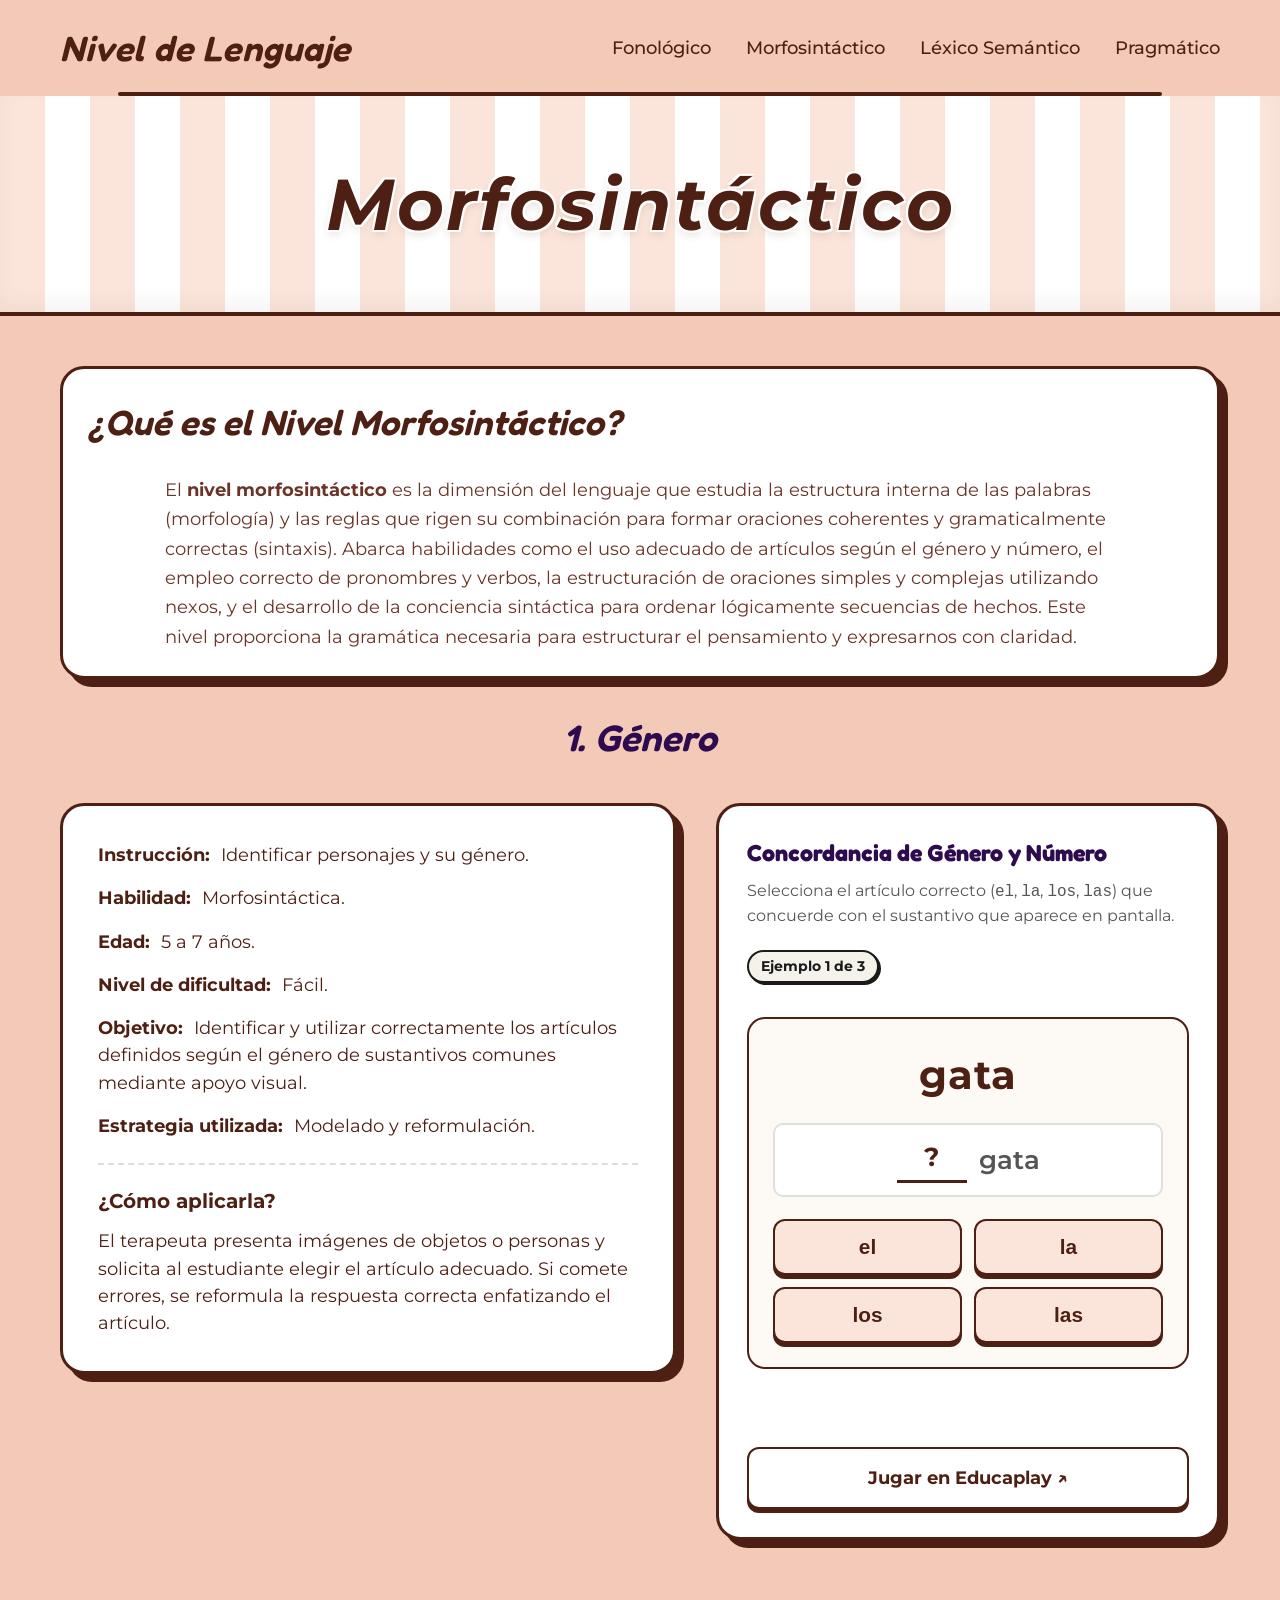
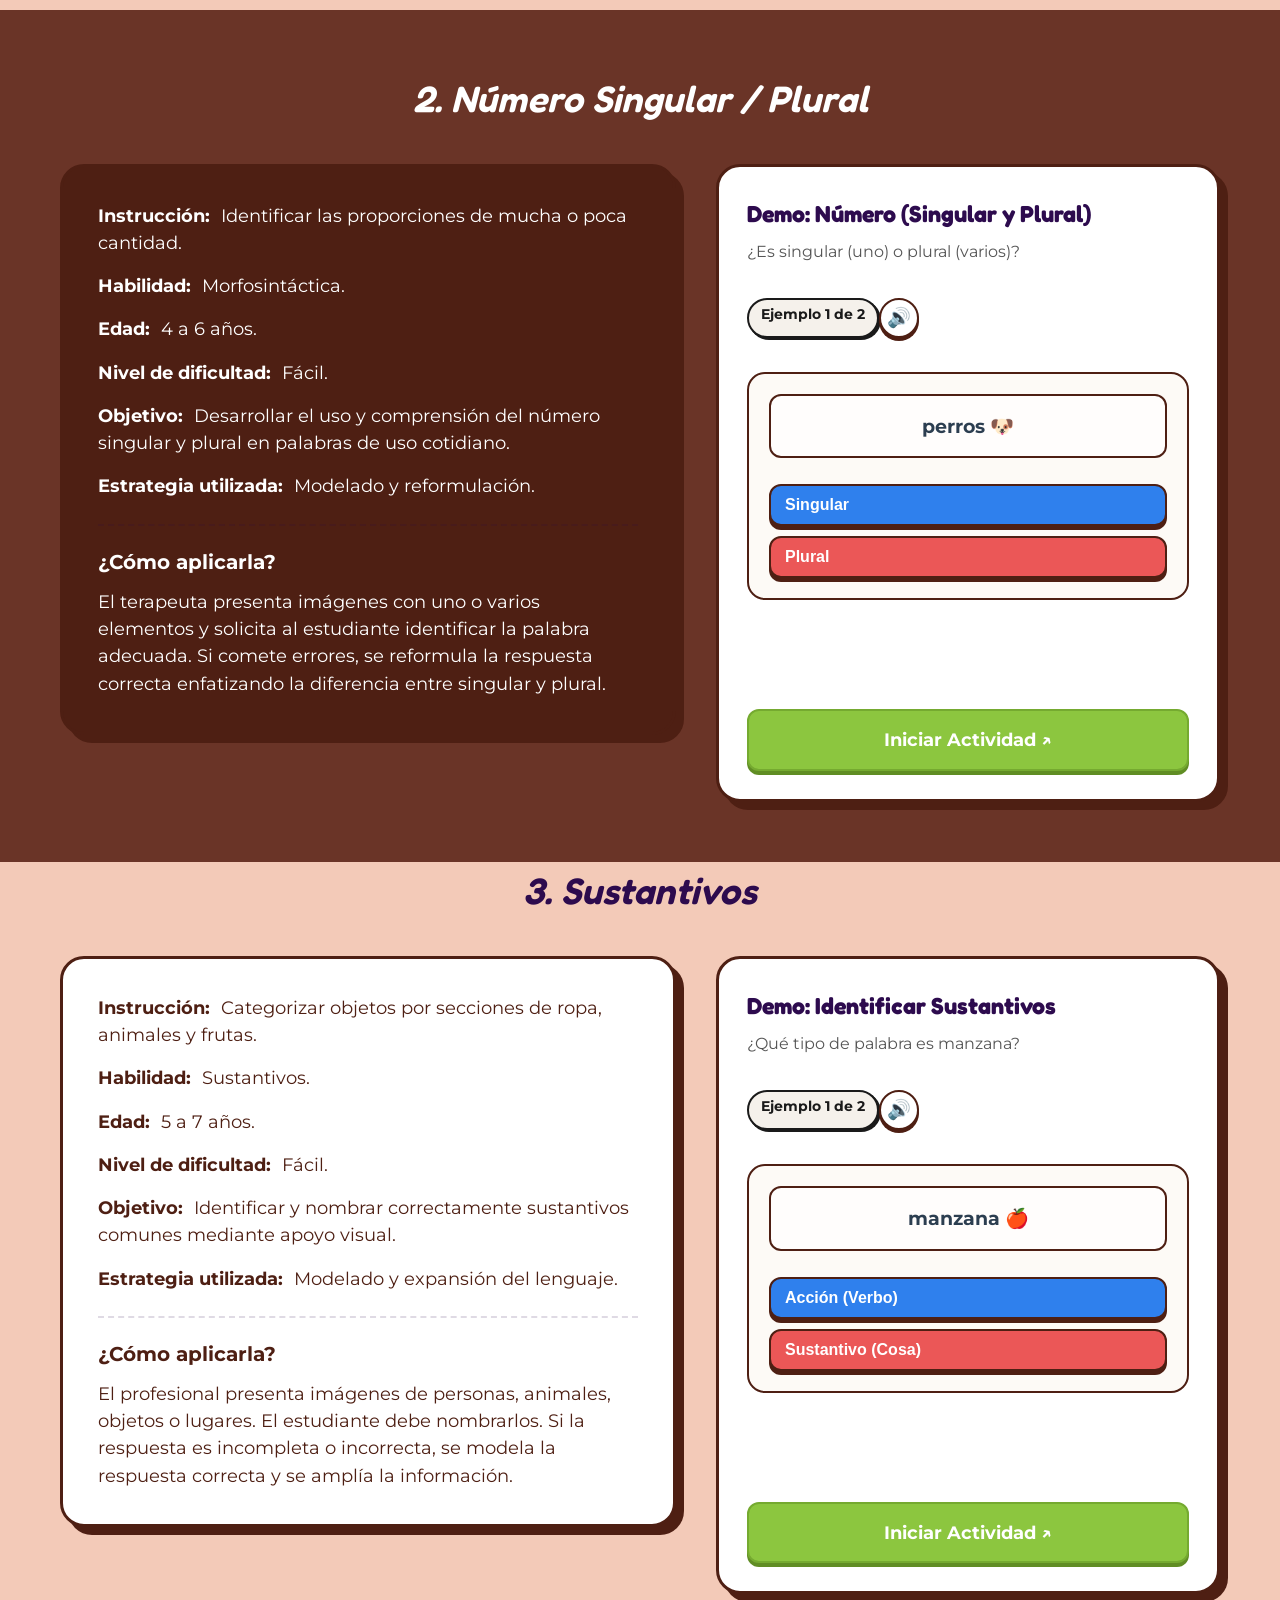
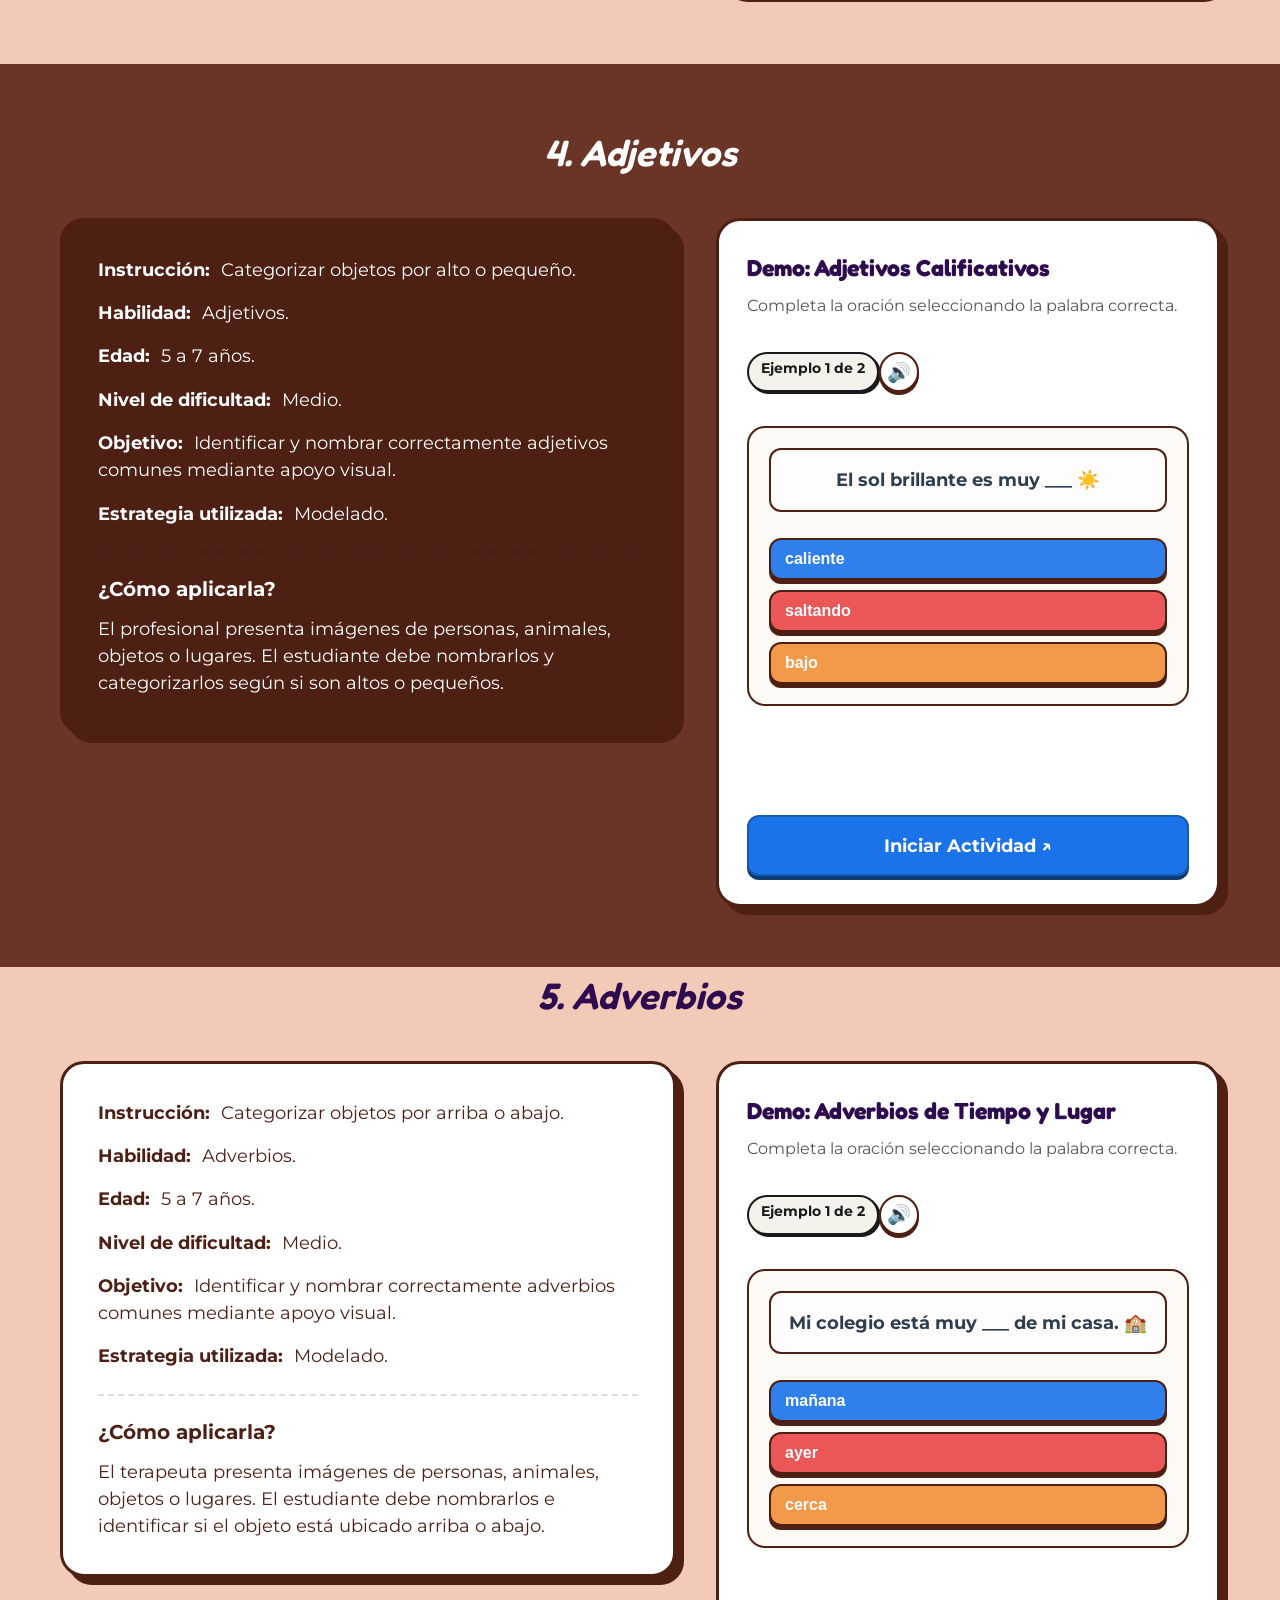
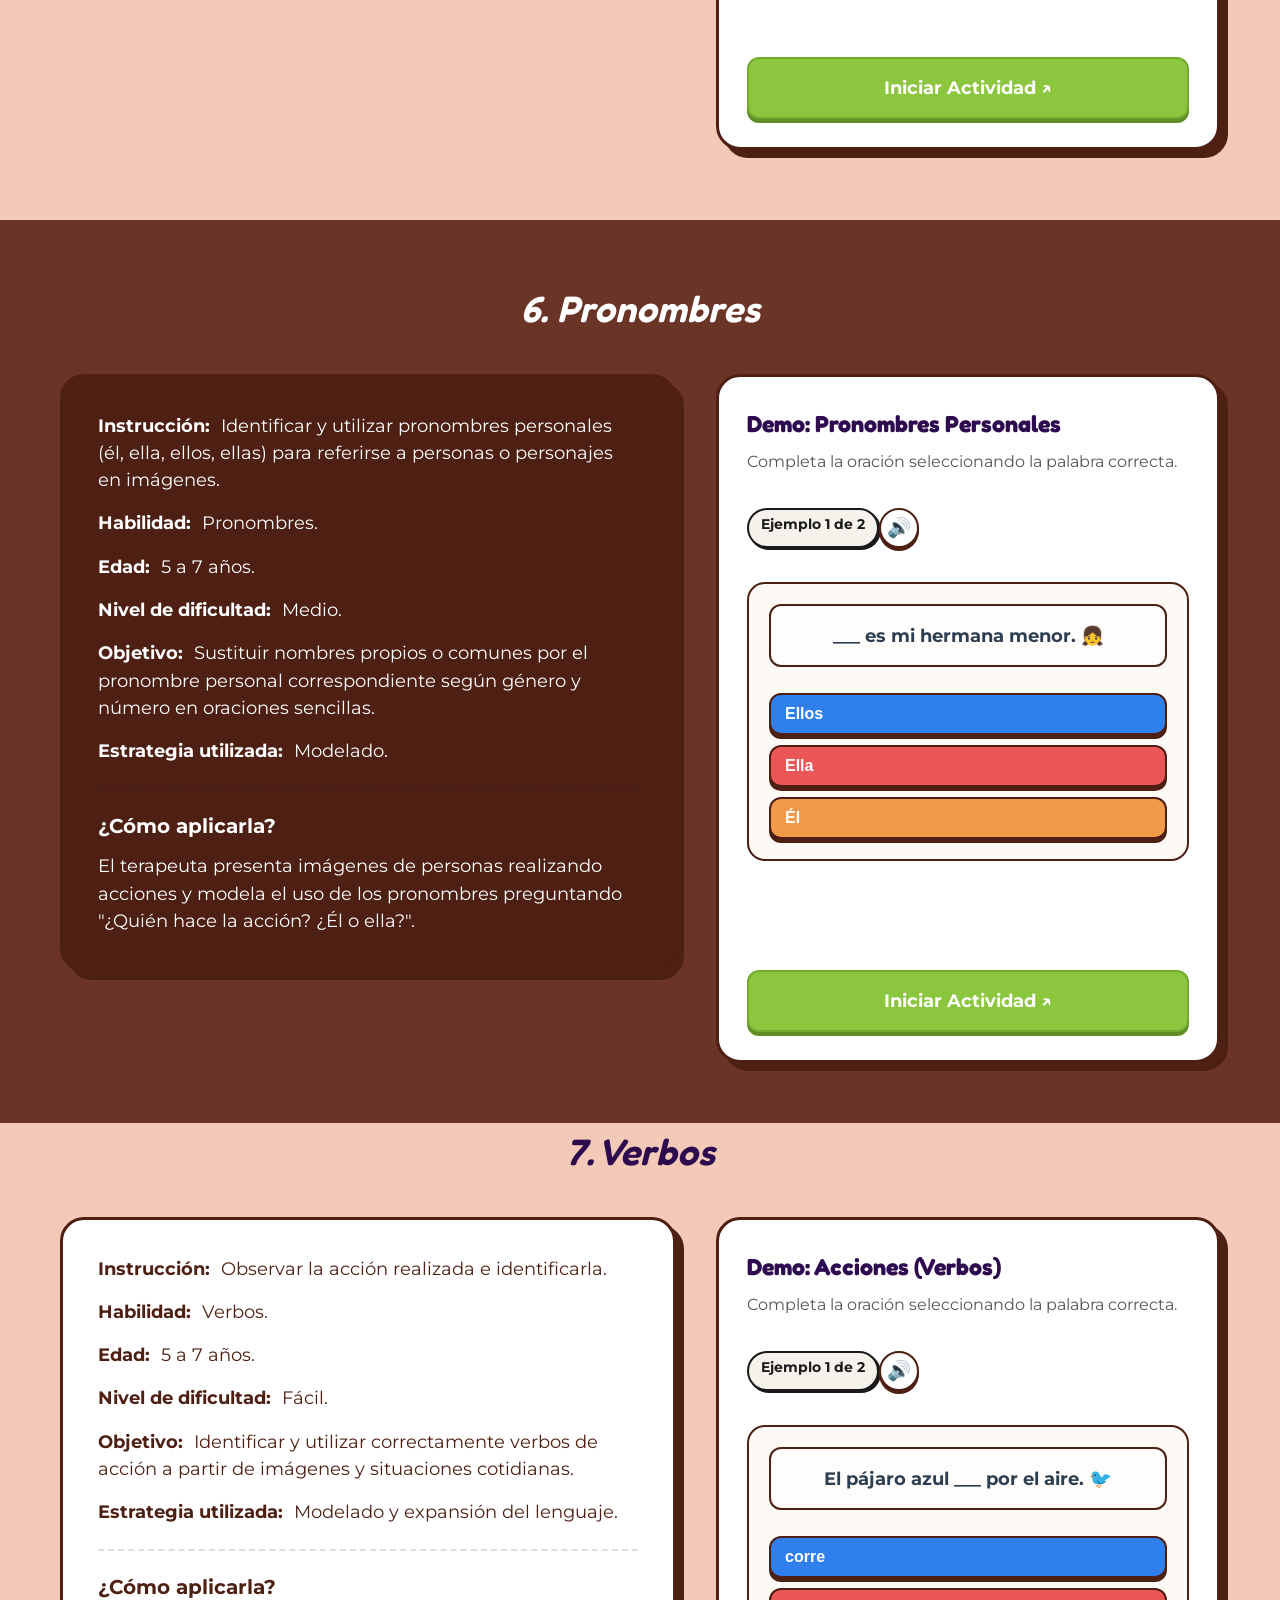
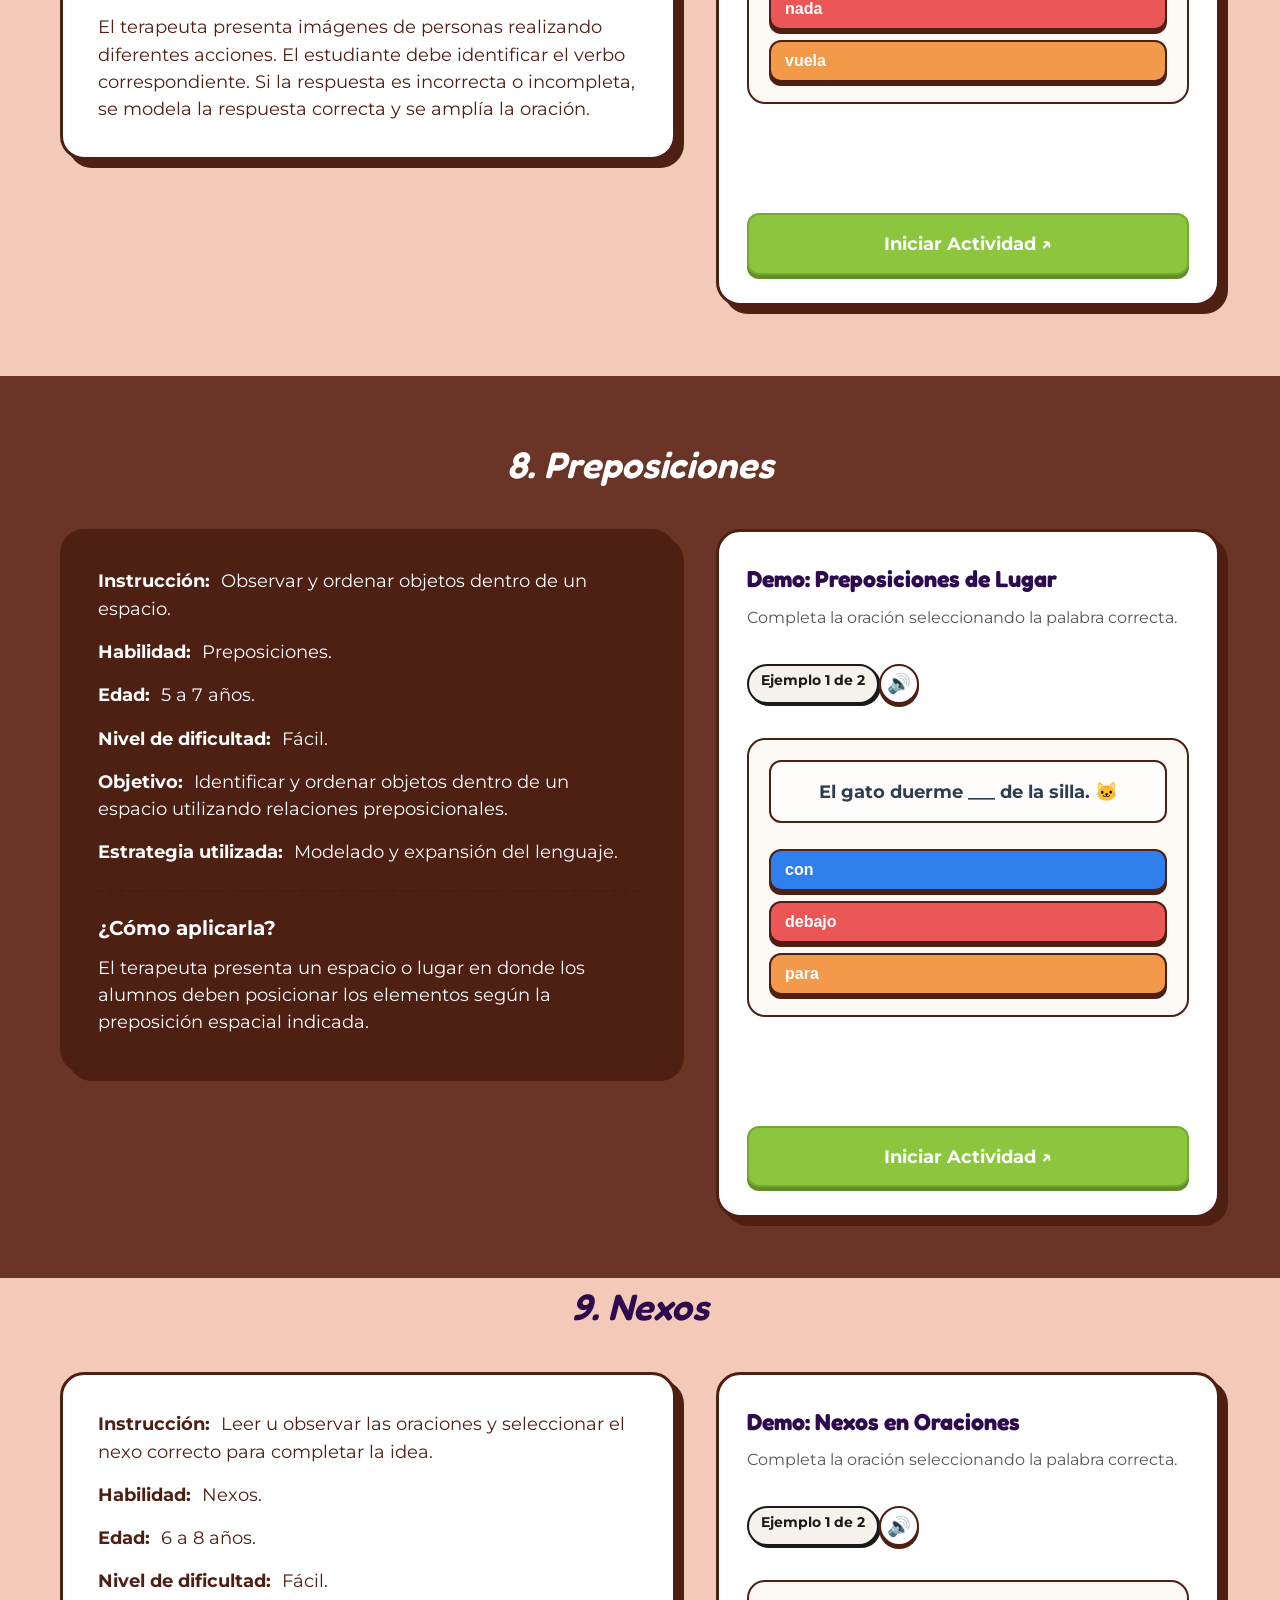
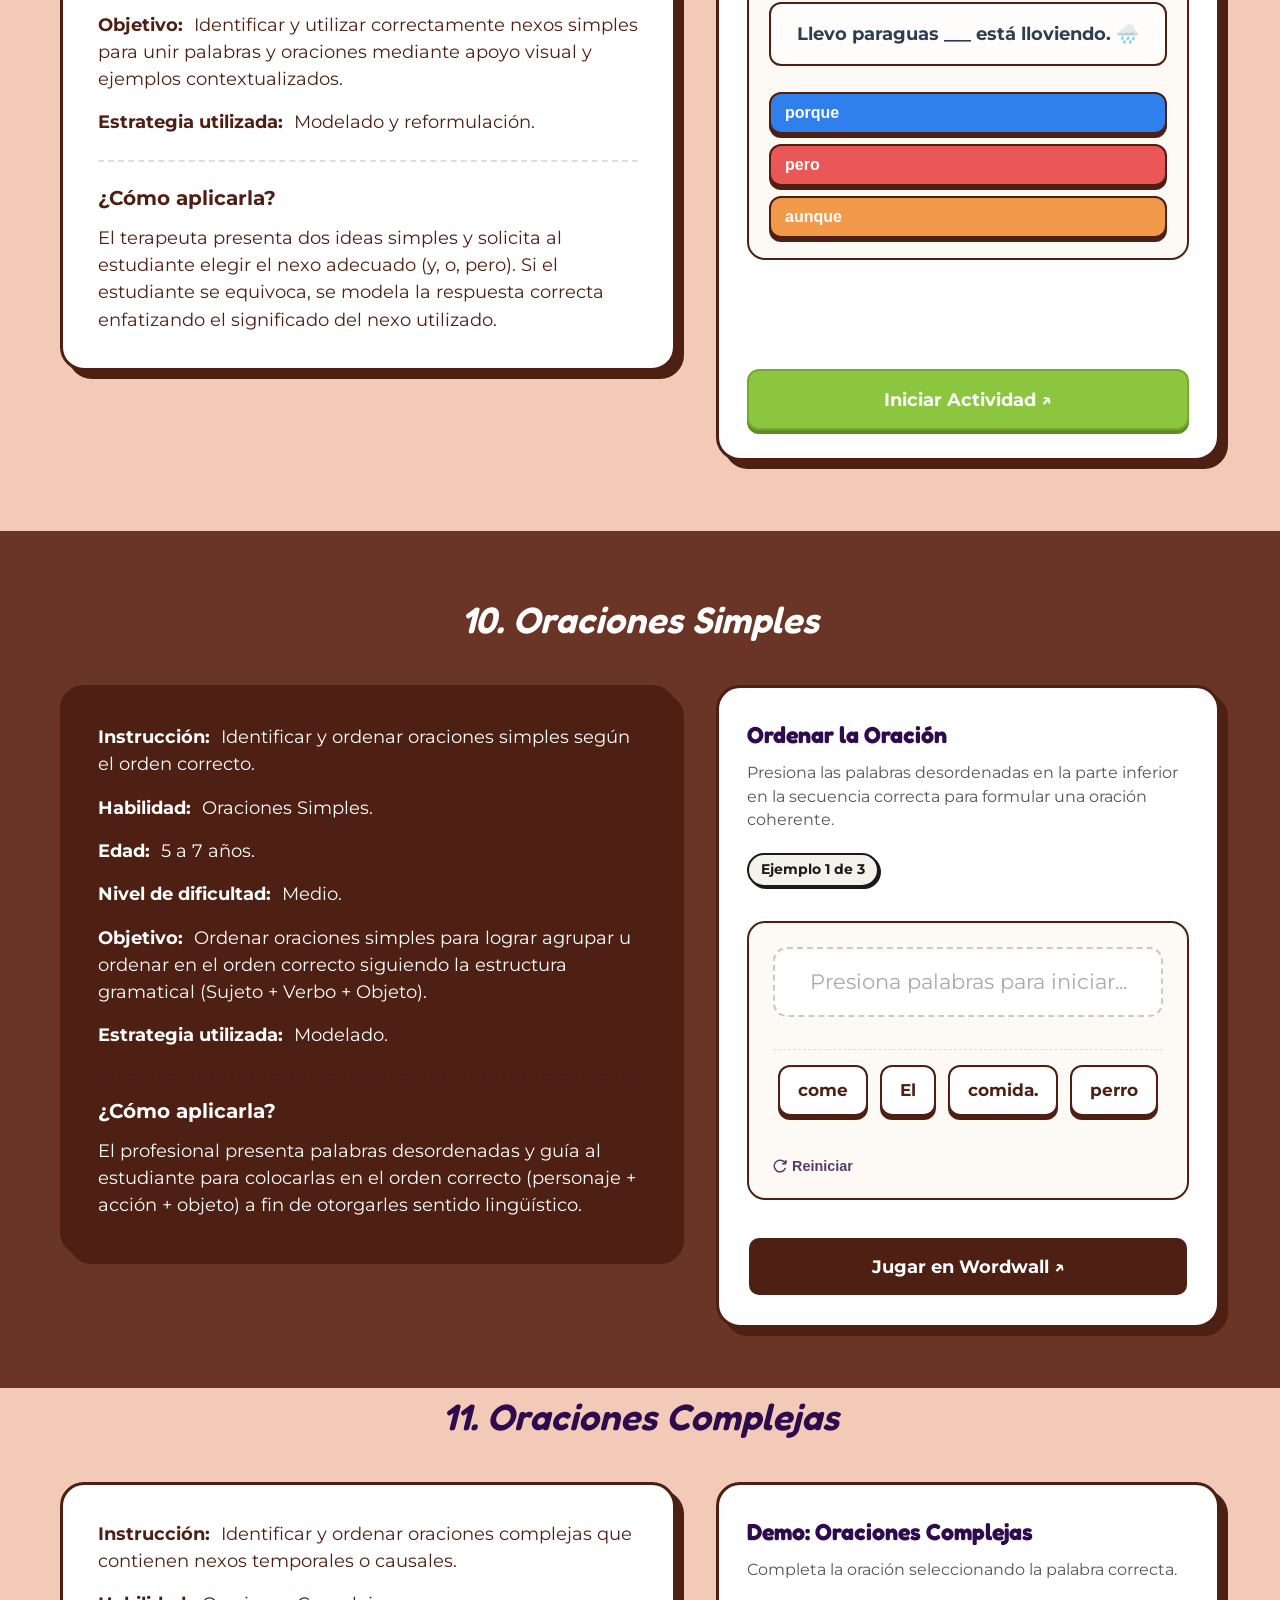
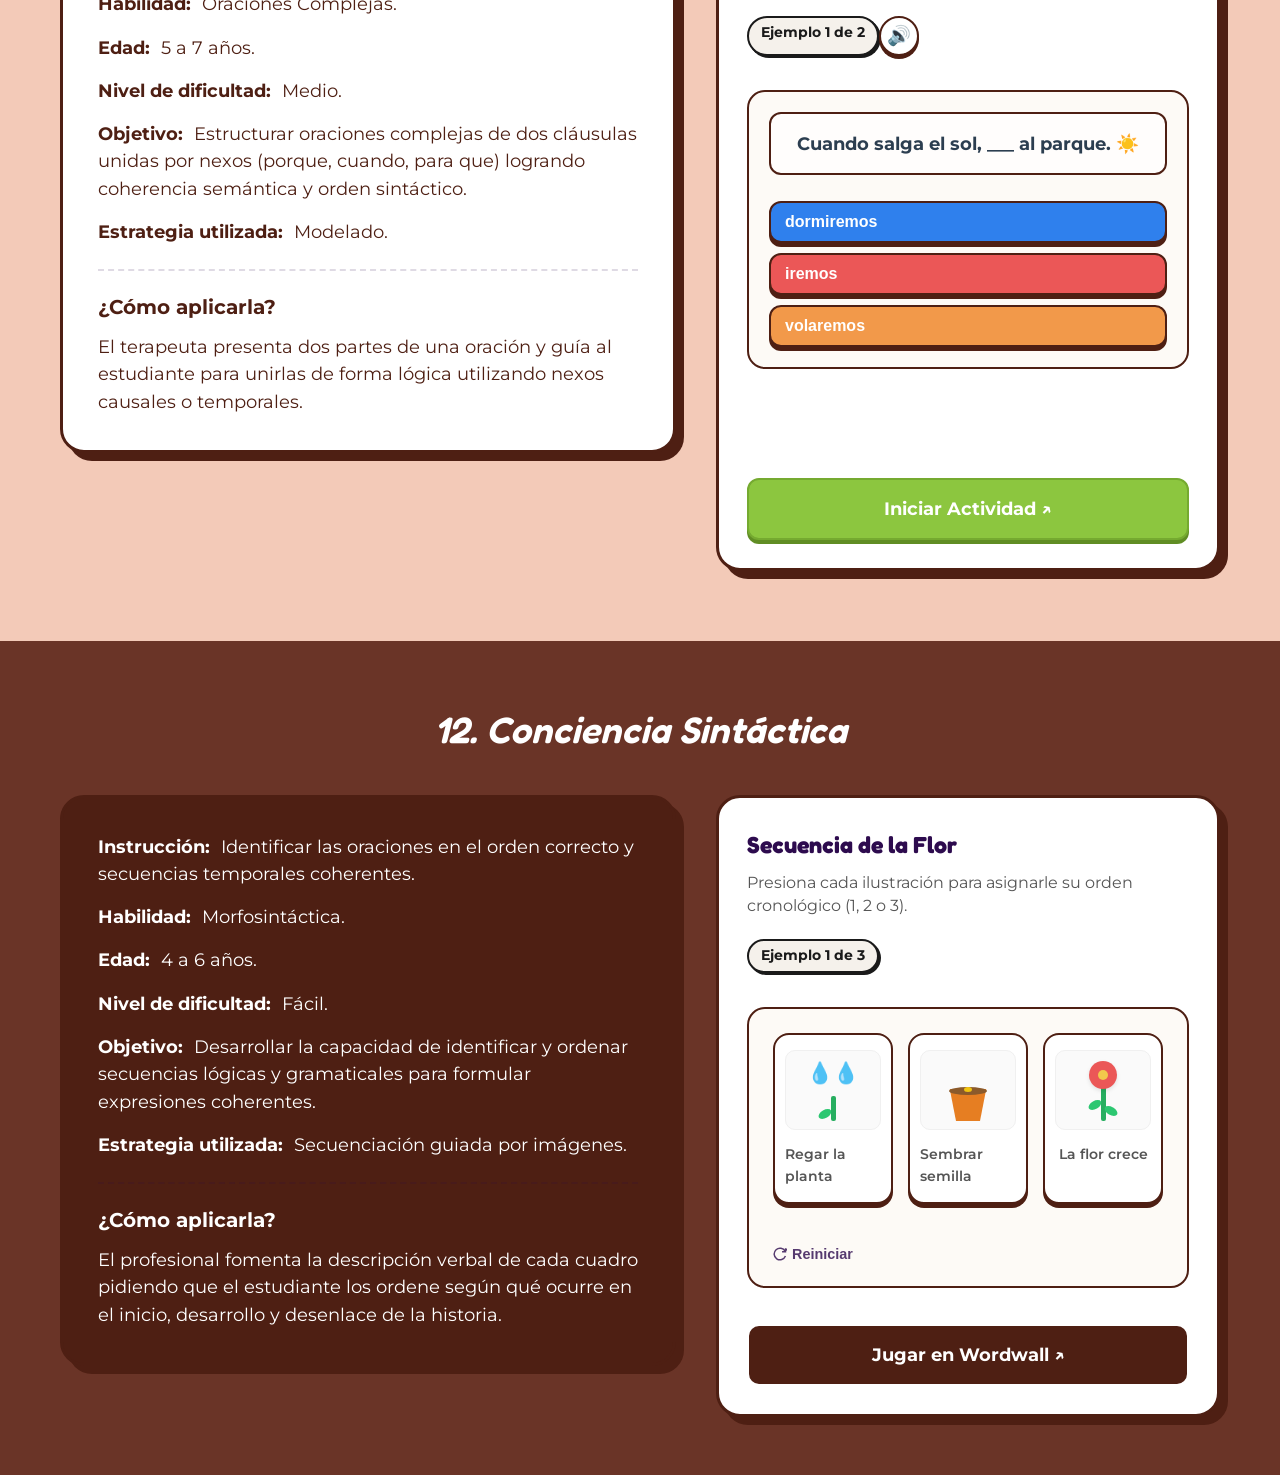
<file: morfosintactico.html>
<!DOCTYPE html>
<html lang="es">
<head>
    <meta charset="UTF-8">
    <meta name="viewport" content="width=device-width, initial-scale=1.0">
    <title>Nivel Morfosintáctico - Niveles de Lenguaje</title>
    <link rel="icon" type="image/png" href="img/illustrations/conejos.png">
    <link rel="stylesheet" href="styles.css">
</head>
<body class="terracotta-theme">
    <!-- OVERLAY DE TRANSICIÓN CIRCULAR -->
    <div class="page-transition-overlay expanding" aria-hidden="true"></div>

    <!-- NAVBAR - APARECE EN TODAS LAS PÁGINAS -->
    <nav class="navbar">
        <div class="navbar-container">
            <a href="index.html" class="navbar-title-link">
                <h1 class="navbar-title">Nivel de Lenguaje</h1>
            </a>
            <div class="navbar-right-links">
                <a href="fonologico.html" class="navbar-link link-desktop">Fonológico</a>
                <a href="morfosintactico.html" class="navbar-link link-desktop">Morfosintáctico</a>
                <a href="lexico-semantico.html" class="navbar-link link-desktop">Léxico Semántico</a>
                <a href="pragmatico.html" class="navbar-link link-desktop">Pragmático</a>
                
                <a href="pragmatico.html" class="navbar-link link-mobile mobile-pragmatico">Pragmático</a>
                <a href="fonologico.html" class="navbar-link link-mobile mobile-fonologico">Fonológico</a>
                <a href="morfosintactico.html" class="navbar-link link-mobile mobile-morfosintactico">Morfosintáctico</a>
                <a href="lexico-semantico.html" class="navbar-link link-mobile mobile-lexico-semantico">Léxico Semántico</a>
            </div>
        </div>
        <div class="navbar-line"></div>
    </nav>

    <!-- CONTENIDO PRINCIPAL -->
    <main class="main-content" style="padding: 40px 0 0 0;">
        <!-- CABECERA LISTADA -->
        <div class="striped-header-container">
            <div class="striped-header">
                <h2>Morfosintáctico</h2>
            </div>
        </div>

        <!-- DESCRIPCIÓN DEL NIVEL MORFOSINTÁCTICO -->
        <section class="activity-section" style="margin-bottom: 30px;">
            <div class="activity-card-container" style="background: #ffffff; width: 100%; box-sizing: border-box; max-width: 1200px; margin: 0 auto; padding: 25px;">
                <h3 class="levels-subtitle" style="margin-top: 0; color: #4e1f13; font-family: 'Fredoka', sans-serif; text-align: center;">¿Qué es el Nivel Morfosintáctico?</h3>
                <p class="levels-text" style="color: #6a3427; font-size: 1.15rem; line-height: 1.6; margin-bottom: 0;">
                    El <strong>nivel morfosintáctico</strong> es la dimensión del lenguaje que estudia la estructura interna de las palabras (morfología) y las reglas que rigen su combinación para formar oraciones coherentes y gramaticalmente correctas (sintaxis). Abarca habilidades como el uso adecuado de artículos según el género y número, el empleo correcto de pronombres y verbos, la estructuración de oraciones simples y complejas utilizando nexos, y el desarrollo de la conciencia sintáctica para ordenar lógicamente secuencias de hechos. Este nivel proporciona la gramática necesaria para estructurar el pensamiento y expresarnos con claridad.
                </p>
            </div>
        </section>

        <!-- SECCIÓN 1: Género (Fondo Claro) -->
        <section class="activity-section" id="seccion-genero">
            <h3 class="activity-section-title">1. Género</h3>
            <div class="activity-content-grid">
                <!-- Columna Izquierda: Ficha Técnica -->
                <div class="activity-card-container">
                    <ul class="metadata-list">
                        <li class="metadata-item"><span class="metadata-label">Instrucción:</span> Identificar personajes y su género.</li>
                        <li class="metadata-item"><span class="metadata-label">Habilidad:</span> Morfosintáctica.</li>
                        <li class="metadata-item"><span class="metadata-label">Edad:</span> 5 a 7 años.</li>
                        <li class="metadata-item"><span class="metadata-label">Nivel de dificultad:</span> Fácil.</li>
                        <li class="metadata-item"><span class="metadata-label">Objetivo:</span> Identificar y utilizar correctamente los artículos definidos según el género de sustantivos comunes mediante apoyo visual.</li>
                        <li class="metadata-item"><span class="metadata-label">Estrategia utilizada:</span> Modelado y reformulación.</li>
                    </ul>
                    <div class="metadata-how-to">
                        <span class="metadata-how-to-title">¿Cómo aplicarla?</span>
                        <p class="metadata-item">El terapeuta presenta imágenes de objetos o personas y solicita al estudiante elegir el artículo adecuado. Si comete errores, se reformula la respuesta correcta enfatizando el artículo.</p>
                    </div>
                </div>

                <!-- Columna Derecha: Actividades/Juegos -->
                <div class="activity-games-column">
                    <div class="game-card" id="concordance-card">
                        <div class="game-info">
                            <span class="game-title">Concordancia de Género y Número</span>
                            <p class="game-description">Selecciona el artículo correcto (<code>el</code>, <code>la</code>, <code>los</code>, <code>las</code>) que concuerde con el sustantivo que aparece en pantalla.</p>
                        </div>
                        <div class="game-level-header">
                            <span class="game-level-indicator" id="concordance-level-indicator">Ejemplo 1 de 3</span>
                        </div>
                        <div class="mock-concordance-game">
                            <div class="concordance-display-card">
                                <div class="concordance-noun" id="concordance-noun-display">gata</div>
                                <div class="concordance-phrase">
                                    <span class="article-slot" id="concordance-slot">?</span>
                                    <span id="concordance-phrase-noun">gata</span>
                                </div>
                            </div>
                            <div class="concordance-grid">
                                <button class="concordance-btn" data-art="el">el</button>
                                <button class="concordance-btn" data-art="la">la</button>
                                <button class="concordance-btn" data-art="los">los</button>
                                <button class="concordance-btn" data-art="las">las</button>
                            </div>
                        </div>
                        <div class="game-controls-row">
                            <button class="game-next-btn" id="concordance-next" style="display: none;">
                                Siguiente Ejemplo ➔
                            </button>
                        </div>
                        <a href="https://es.educaplay.com/recursos-educativos/29466689-generos_para_ninos.html" target="_blank" rel="noopener" class="game-secondary-btn">Jugar en Educaplay ↗</a>
                    </div>
                </div>
            </div>
        </section>

        <!-- SECCIÓN 2: Número Singular/Plural (Fondo Oscuro) -->
        <div class="dark-terracotta-section" id="seccion-numero">
            <section class="activity-section">
                <h3 class="activity-section-title">2. Número Singular / Plural</h3>
                <div class="activity-content-grid">
                    <!-- Columna Izquierda: Ficha Técnica -->
                    <div class="activity-card-container">
                        <ul class="metadata-list">
                            <li class="metadata-item"><span class="metadata-label">Instrucción:</span> Identificar las proporciones de mucha o poca cantidad.</li>
                            <li class="metadata-item"><span class="metadata-label">Habilidad:</span> Morfosintáctica.</li>
                            <li class="metadata-item"><span class="metadata-label">Edad:</span> 4 a 6 años.</li>
                            <li class="metadata-item"><span class="metadata-label">Nivel de dificultad:</span> Fácil.</li>
                            <li class="metadata-item"><span class="metadata-label">Objetivo:</span> Desarrollar el uso y comprensión del número singular y plural en palabras de uso cotidiano.</li>
                            <li class="metadata-item"><span class="metadata-label">Estrategia utilizada:</span> Modelado y reformulación.</li>
                        </ul>
                        <div class="metadata-how-to">
                            <span class="metadata-how-to-title">¿Cómo aplicarla?</span>
                            <p class="metadata-item">El terapeuta presenta imágenes con uno o varios elementos y solicita al estudiante identificar la palabra adecuada. Si comete errores, se reformula la respuesta correcta enfatizando la diferencia entre singular y plural.</p>
                        </div>
                    </div>

                    <!-- Columna Derecha: Actividades/Juegos -->
                    <div class="activity-games-column">
                        <div class="game-card">
                            <div class="game-info">
                                <span class="game-title">Uno o muchos (Educaplay)</span>
                                <p class="game-description">Actividad interactiva de discriminación de singular y plural en Educaplay.</p>
                            </div>
                            <div class="mock-educaplay-logo">
                                <div class="educaplay-banner" aria-hidden="true">
                                    <span class="educaplay-text-logo">educaplay</span>
                                    <span class="educaplay-tagline">Recursos Educativos</span>
                                </div>
                                <a href="https://es.educaplay.com/recursos-educativos/29324766-uno_o_muchos.html" target="_blank" rel="noopener" class="educaplay-link-btn">Iniciar Actividad ↗</a>
                            </div>
                        </div>
                    </div>
                </div>
            </section>
        </div>

        <!-- SECCIÓN 3: Sustantivos (Fondo Claro) -->
        <section class="activity-section" id="seccion-sustantivos">
            <h3 class="activity-section-title">3. Sustantivos</h3>
            <div class="activity-content-grid">
                <!-- Columna Izquierda: Ficha Técnica -->
                <div class="activity-card-container">
                    <ul class="metadata-list">
                        <li class="metadata-item"><span class="metadata-label">Instrucción:</span> Categorizar objetos por secciones de ropa, animales y frutas.</li>
                        <li class="metadata-item"><span class="metadata-label">Habilidad:</span> Sustantivos.</li>
                        <li class="metadata-item"><span class="metadata-label">Edad:</span> 5 a 7 años.</li>
                        <li class="metadata-item"><span class="metadata-label">Nivel de dificultad:</span> Fácil.</li>
                        <li class="metadata-item"><span class="metadata-label">Objetivo:</span> Identificar y nombrar correctamente sustantivos comunes mediante apoyo visual.</li>
                        <li class="metadata-item"><span class="metadata-label">Estrategia utilizada:</span> Modelado y expansión del lenguaje.</li>
                    </ul>
                    <div class="metadata-how-to">
                        <span class="metadata-how-to-title">¿Cómo aplicarla?</span>
                        <p class="metadata-item">El profesional presenta imágenes de personas, animales, objetos o lugares. El estudiante debe nombrarlos. Si la respuesta es incompleta o incorrecta, se modela la respuesta correcta y se amplía la información.</p>
                    </div>
                </div>

                <!-- Columna Derecha: Actividades/Juegos -->
                <div class="activity-games-column">
                    <div class="game-card">
                        <div class="game-info">
                            <span class="game-title">Sustantivos para niños (Educaplay)</span>
                            <p class="game-description">Relaciona y clasifica sustantivos comunes según sus categorías semánticas en Educaplay.</p>
                        </div>
                        <div class="mock-educaplay-logo">
                            <div class="educaplay-banner" aria-hidden="true">
                                <span class="educaplay-text-logo">educaplay</span>
                                <span class="educaplay-tagline">Recursos Educativos</span>
                            </div>
                            <a href="https://es.educaplay.com/recursos-educativos/29466556-sustantivos_para_ninos.html" target="_blank" rel="noopener" class="educaplay-link-btn">Iniciar Actividad ↗</a>
                        </div>
                    </div>
                </div>
            </div>
        </section>

        <!-- SECCIÓN 4: Adjetivos (Fondo Oscuro) -->
        <div class="dark-terracotta-section" id="seccion-adjetivos">
            <section class="activity-section">
                <h3 class="activity-section-title">4. Adjetivos</h3>
                <div class="activity-content-grid">
                    <!-- Columna Izquierda: Ficha Técnica -->
                    <div class="activity-card-container">
                        <ul class="metadata-list">
                            <li class="metadata-item"><span class="metadata-label">Instrucción:</span> Categorizar objetos por alto o pequeño.</li>
                            <li class="metadata-item"><span class="metadata-label">Habilidad:</span> Adjetivos.</li>
                            <li class="metadata-item"><span class="metadata-label">Edad:</span> 5 a 7 años.</li>
                            <li class="metadata-item"><span class="metadata-label">Nivel de dificultad:</span> Medio.</li>
                            <li class="metadata-item"><span class="metadata-label">Objetivo:</span> Identificar y nombrar correctamente adjetivos comunes mediante apoyo visual.</li>
                            <li class="metadata-item"><span class="metadata-label">Estrategia utilizada:</span> Modelado.</li>
                        </ul>
                        <div class="metadata-how-to">
                            <span class="metadata-how-to-title">¿Cómo aplicarla?</span>
                            <p class="metadata-item">El profesional presenta imágenes de personas, animales, objetos o lugares. El estudiante debe nombrarlos y categorizarlos según si son altos o pequeños.</p>
                        </div>
                    </div>

                    <!-- Columna Derecha: Actividades/Juegos -->
                    <div class="activity-games-column">
                        <div class="game-card">
                            <div class="game-info">
                                <span class="game-title">¿Alto o pequeño? (Wordwall)</span>
                                <p class="game-description">Juego interactivo para clasificar elementos según adjetivos calificativos en Wordwall.</p>
                            </div>
                            <div class="mock-wordwall-logo">
                                <div class="wordwall-banner" aria-hidden="true">
                                    <span class="wordwall-text-logo">Wordwall</span>
                                    <span class="wordwall-tagline">Recursos Interactivos</span>
                                </div>
                                <a href="https://wordwall.net/es/resource/114510041" target="_blank" rel="noopener" class="wordwall-link-btn">Iniciar Actividad ↗</a>
                            </div>
                        </div>
                    </div>
                </div>
            </section>
        </div>

        <!-- SECCIÓN 5: Adverbios (Fondo Claro) -->
        <section class="activity-section" id="seccion-adverbios">
            <h3 class="activity-section-title">5. Adverbios</h3>
            <div class="activity-content-grid">
                <!-- Columna Izquierda: Ficha Técnica -->
                <div class="activity-card-container">
                    <ul class="metadata-list">
                        <li class="metadata-item"><span class="metadata-label">Instrucción:</span> Categorizar objetos por arriba o abajo.</li>
                        <li class="metadata-item"><span class="metadata-label">Habilidad:</span> Adverbios.</li>
                        <li class="metadata-item"><span class="metadata-label">Edad:</span> 5 a 7 años.</li>
                        <li class="metadata-item"><span class="metadata-label">Nivel de dificultad:</span> Medio.</li>
                        <li class="metadata-item"><span class="metadata-label">Objetivo:</span> Identificar y nombrar correctamente adverbios comunes mediante apoyo visual.</li>
                        <li class="metadata-item"><span class="metadata-label">Estrategia utilizada:</span> Modelado.</li>
                    </ul>
                    <div class="metadata-how-to">
                        <span class="metadata-how-to-title">¿Cómo aplicarla?</span>
                        <p class="metadata-item">El terapeuta presenta imágenes de personas, animales, objetos o lugares. El estudiante debe nombrarlos e identificar si el objeto está ubicado arriba o abajo.</p>
                    </div>
                </div>

                <!-- Columna Derecha: Actividades/Juegos -->
                <div class="activity-games-column">
                    <div class="game-card">
                        <div class="game-info">
                            <span class="game-title">Arriba o abajo (Educaplay)</span>
                            <p class="game-description">Actividad lúdica interactiva de nociones espaciales y adverbios de lugar en Educaplay.</p>
                        </div>
                        <div class="mock-educaplay-logo">
                            <div class="educaplay-banner" aria-hidden="true">
                                <span class="educaplay-text-logo">educaplay</span>
                                <span class="educaplay-tagline">Recursos Educativos</span>
                            </div>
                            <a href="https://es.educaplay.com/recursos-educativos/5677433-arriba_abajo.html" target="_blank" rel="noopener" class="educaplay-link-btn">Iniciar Actividad ↗</a>
                        </div>
                    </div>
                </div>
            </div>
        </section>

        <!-- SECCIÓN 6: Pronombres (Fondo Oscuro) -->
        <div class="dark-terracotta-section" id="seccion-pronombres">
            <section class="activity-section">
                <h3 class="activity-section-title">6. Pronombres</h3>
                <div class="activity-content-grid">
                    <!-- Columna Izquierda: Ficha Técnica -->
                    <div class="activity-card-container">
                        <ul class="metadata-list">
                            <li class="metadata-item"><span class="metadata-label">Instrucción:</span> Identificar y utilizar pronombres personales (él, ella, ellos, ellas) para referirse a personas o personajes en imágenes.</li>
                            <li class="metadata-item"><span class="metadata-label">Habilidad:</span> Pronombres.</li>
                            <li class="metadata-item"><span class="metadata-label">Edad:</span> 5 a 7 años.</li>
                            <li class="metadata-item"><span class="metadata-label">Nivel de dificultad:</span> Medio.</li>
                            <li class="metadata-item"><span class="metadata-label">Objetivo:</span> Sustituir nombres propios o comunes por el pronombre personal correspondiente según género y número en oraciones sencillas.</li>
                            <li class="metadata-item"><span class="metadata-label">Estrategia utilizada:</span> Modelado.</li>
                        </ul>
                        <div class="metadata-how-to">
                            <span class="metadata-how-to-title">¿Cómo aplicarla?</span>
                            <p class="metadata-item">El terapeuta presenta imágenes de personas realizando acciones y modela el uso de los pronombres preguntando "¿Quién hace la acción? ¿Él o ella?".</p>
                        </div>
                    </div>

                    <!-- Columna Derecha: Actividades/Juegos -->
                    <div class="activity-games-column">
                        <div class="game-card">
                            <div class="game-info">
                                <span class="game-title">Pronombres para niños (Educaplay)</span>
                                <p class="game-description">Actividad didáctica interactiva de identificación y concordancia de pronombres en Educaplay.</p>
                            </div>
                            <div class="mock-educaplay-logo">
                                <div class="educaplay-banner" aria-hidden="true">
                                    <span class="educaplay-text-logo">educaplay</span>
                                    <span class="educaplay-tagline">Recursos Educativos</span>
                                </div>
                                <a href="https://es.educaplay.com/recursos-educativos/29466720-pronombres_para_ninos.html" target="_blank" rel="noopener" class="educaplay-link-btn">Iniciar Actividad ↗</a>
                            </div>
                        </div>
                    </div>
                </div>
            </section>
        </div>

        <!-- SECCIÓN 7: Verbos (Fondo Claro) -->
        <section class="activity-section" id="seccion-verbos">
            <h3 class="activity-section-title">7. Verbos</h3>
            <div class="activity-content-grid">
                <!-- Columna Izquierda: Ficha Técnica -->
                <div class="activity-card-container">
                    <ul class="metadata-list">
                        <li class="metadata-item"><span class="metadata-label">Instrucción:</span> Observar la acción realizada e identificarla.</li>
                        <li class="metadata-item"><span class="metadata-label">Habilidad:</span> Verbos.</li>
                        <li class="metadata-item"><span class="metadata-label">Edad:</span> 5 a 7 años.</li>
                        <li class="metadata-item"><span class="metadata-label">Nivel de dificultad:</span> Fácil.</li>
                        <li class="metadata-item"><span class="metadata-label">Objetivo:</span> Identificar y utilizar correctamente verbos de acción a partir de imágenes y situaciones cotidianas.</li>
                        <li class="metadata-item"><span class="metadata-label">Estrategia utilizada:</span> Modelado y expansión del lenguaje.</li>
                    </ul>
                    <div class="metadata-how-to">
                        <span class="metadata-how-to-title">¿Cómo aplicarla?</span>
                        <p class="metadata-item">El terapeuta presenta imágenes de personas realizando diferentes acciones. El estudiante debe identificar el verbo correspondiente. Si la respuesta es incorrecta o incompleta, se modela la respuesta correcta y se amplía la oración.</p>
                    </div>
                </div>

                <!-- Columna Derecha: Actividades/Juegos -->
                <div class="activity-games-column">
                    <div class="game-card">
                        <div class="game-info">
                            <span class="game-title">Verbos para niños mini quiz (Educaplay)</span>
                            <p class="game-description">Quiz interactivo de opción múltiple para reconocer acciones verbales en Educaplay.</p>
                        </div>
                        <div class="mock-educaplay-logo">
                            <div class="educaplay-banner" aria-hidden="true">
                                <span class="educaplay-text-logo">educaplay</span>
                                <span class="educaplay-tagline">Recursos Educativos</span>
                            </div>
                            <a href="https://es.educaplay.com/recursos-educativos/29465096-verbos_para_ninos_mini_quiz.html" target="_blank" rel="noopener" class="educaplay-link-btn">Iniciar Actividad ↗</a>
                        </div>
                    </div>
                </div>
            </div>
        </section>

        <!-- SECCIÓN 8: Preposiciones (Fondo Oscuro) -->
        <div class="dark-terracotta-section" id="seccion-preposiciones">
            <section class="activity-section">
                <h3 class="activity-section-title">8. Preposiciones</h3>
                <div class="activity-content-grid">
                    <!-- Columna Izquierda: Ficha Técnica -->
                    <div class="activity-card-container">
                        <ul class="metadata-list">
                            <li class="metadata-item"><span class="metadata-label">Instrucción:</span> Observar y ordenar objetos dentro de un espacio.</li>
                            <li class="metadata-item"><span class="metadata-label">Habilidad:</span> Preposiciones.</li>
                            <li class="metadata-item"><span class="metadata-label">Edad:</span> 5 a 7 años.</li>
                            <li class="metadata-item"><span class="metadata-label">Nivel de dificultad:</span> Fácil.</li>
                            <li class="metadata-item"><span class="metadata-label">Objetivo:</span> Identificar y ordenar objetos dentro de un espacio utilizando relaciones preposicionales.</li>
                            <li class="metadata-item"><span class="metadata-label">Estrategia utilizada:</span> Modelado y expansión del lenguaje.</li>
                        </ul>
                        <div class="metadata-how-to">
                            <span class="metadata-how-to-title">¿Cómo aplicarla?</span>
                            <p class="metadata-item">El terapeuta presenta un espacio o lugar en donde los alumnos deben posicionar los elementos según la preposición espacial indicada.</p>
                        </div>
                    </div>

                    <!-- Columna Derecha: Actividades/Juegos -->
                    <div class="activity-games-column">
                        <div class="game-card">
                            <div class="game-info">
                                <span class="game-title">Ordena objetos en la habitación (Educaplay)</span>
                                <p class="game-description">Ubica los objetos en el lugar correspondiente usando preposiciones espaciales en Educaplay.</p>
                            </div>
                            <div class="mock-educaplay-logo">
                                <div class="educaplay-banner" aria-hidden="true">
                                    <span class="educaplay-text-logo">educaplay</span>
                                    <span class="educaplay-tagline">Recursos Educativos</span>
                                </div>
                                <a href="https://es.educaplay.com/recursos-educativos/29464883-ordena_objetos_en_la_habitacion.html" target="_blank" rel="noopener" class="educaplay-link-btn">Iniciar Actividad ↗</a>
                            </div>
                        </div>
                    </div>
                </div>
            </section>
        </div>

        <!-- SECCIÓN 9: Nexos (Fondo Claro) -->
        <section class="activity-section" id="seccion-nexos">
            <h3 class="activity-section-title">9. Nexos</h3>
            <div class="activity-content-grid">
                <!-- Columna Izquierda: Ficha Técnica -->
                <div class="activity-card-container">
                    <ul class="metadata-list">
                        <li class="metadata-item"><span class="metadata-label">Instrucción:</span> Leer u observar las oraciones y seleccionar el nexo correcto para completar la idea.</li>
                        <li class="metadata-item"><span class="metadata-label">Habilidad:</span> Nexos.</li>
                        <li class="metadata-item"><span class="metadata-label">Edad:</span> 6 a 8 años.</li>
                        <li class="metadata-item"><span class="metadata-label">Nivel de dificultad:</span> Fácil.</li>
                        <li class="metadata-item"><span class="metadata-label">Objetivo:</span> Identificar y utilizar correctamente nexos simples para unir palabras y oraciones mediante apoyo visual y ejemplos contextualizados.</li>
                        <li class="metadata-item"><span class="metadata-label">Estrategia utilizada:</span> Modelado y reformulación.</li>
                    </ul>
                    <div class="metadata-how-to">
                        <span class="metadata-how-to-title">¿Cómo aplicarla?</span>
                        <p class="metadata-item">El terapeuta presenta dos ideas simples y solicita al estudiante elegir el nexo adecuado (y, o, pero). Si el estudiante se equivoca, se modela la respuesta correcta enfatizando el significado del nexo utilizado.</p>
                    </div>
                </div>

                <!-- Columna Derecha: Actividades/Juegos -->
                <div class="activity-games-column">
                    <div class="game-card">
                        <div class="game-info">
                            <span class="game-title">Nexos para niños (Educaplay)</span>
                            <p class="game-description">Completa oraciones seleccionando nexos de unión y coordinación en Educaplay.</p>
                        </div>
                        <div class="mock-educaplay-logo">
                            <div class="educaplay-banner" aria-hidden="true">
                                <span class="educaplay-text-logo">educaplay</span>
                                <span class="educaplay-tagline">Recursos Educativos</span>
                            </div>
                            <a href="https://es.educaplay.com/recursos-educativos/29465241-nexos_para_ninos.html" target="_blank" rel="noopener" class="educaplay-link-btn">Iniciar Actividad ↗</a>
                        </div>
                    </div>
                </div>
            </div>
        </section>

        <!-- SECCIÓN 10: Oraciones simples (Fondo Oscuro) -->
        <div class="dark-terracotta-section" id="seccion-oraciones-simples">
            <section class="activity-section">
                <h3 class="activity-section-title">10. Oraciones Simples</h3>
                <div class="activity-content-grid">
                    <!-- Columna Izquierda: Ficha Técnica -->
                    <div class="activity-card-container">
                        <ul class="metadata-list">
                            <li class="metadata-item"><span class="metadata-label">Instrucción:</span> Identificar y ordenar oraciones simples según el orden correcto.</li>
                            <li class="metadata-item"><span class="metadata-label">Habilidad:</span> Oraciones Simples.</li>
                            <li class="metadata-item"><span class="metadata-label">Edad:</span> 5 a 7 años.</li>
                            <li class="metadata-item"><span class="metadata-label">Nivel de dificultad:</span> Medio.</li>
                            <li class="metadata-item"><span class="metadata-label">Objetivo:</span> Ordenar oraciones simples para lograr agrupar u ordenar en el orden correcto siguiendo la estructura gramatical (Sujeto + Verbo + Objeto).</li>
                            <li class="metadata-item"><span class="metadata-label">Estrategia utilizada:</span> Modelado.</li>
                        </ul>
                        <div class="metadata-how-to">
                            <span class="metadata-how-to-title">¿Cómo aplicarla?</span>
                            <p class="metadata-item">El profesional presenta palabras desordenadas y guía al estudiante para colocarlas en el orden correcto (personaje + acción + objeto) a fin de otorgarles sentido lingüístico.</p>
                        </div>
                    </div>

                    <!-- Columna Derecha: Actividades/Juegos -->
                    <div class="activity-games-column">
                        <div class="game-card" id="syntax-card">
                            <div class="game-info">
                                <span class="game-title">Ordenar la Oración</span>
                                <p class="game-description">Presiona las palabras desordenadas en la parte inferior en la secuencia correcta para formular una oración coherente.</p>
                            </div>
                            <div class="game-level-header">
                                <span class="game-level-indicator" id="syntax-level-indicator">Ejemplo 1 de 3</span>
                            </div>
                            <div class="mock-syntax-game">
                                <div class="syntax-sentence-area" id="syntax-sentence-display">
                                    <!-- Inyectado por JS -->
                                </div>
                                <div class="syntax-words-pool" id="syntax-words-pool">
                                    <!-- Inyectado por JS -->
                                </div>
                                <div class="game-controls-row">
                                    <button class="game-reset-btn" id="syntax-reset">
                                        <svg width="14" height="14" viewBox="0 0 24 24" fill="none" stroke="currentColor" stroke-width="2.5"><path d="M21.5 2v6h-6M21.34 15.57a10 10 0 1 1-.57-8.38l5.67-5.67"/></svg>
                                        Reiniciar
                                    </button>
                                    <button class="game-next-btn" id="syntax-next" style="display: none;">
                                        Siguiente Ejemplo ➔
                                    </button>
                                </div>
                            </div>
                            <a href="https://wordwall.net/resource/114508984" target="_blank" rel="noopener" class="game-secondary-btn">Jugar en Wordwall ↗</a>
                        </div>
                    </div>
                </div>
            </section>
        </div>

        <!-- SECCIÓN 11: Oraciones complejas (Fondo Claro) -->
        <section class="activity-section" id="seccion-oraciones-complejas">
            <h3 class="activity-section-title">11. Oraciones Complejas</h3>
            <div class="activity-content-grid">
                <!-- Columna Izquierda: Ficha Técnica -->
                <div class="activity-card-container">
                    <ul class="metadata-list">
                        <li class="metadata-item"><span class="metadata-label">Instrucción:</span> Identificar y ordenar oraciones complejas que contienen nexos temporales o causales.</li>
                        <li class="metadata-item"><span class="metadata-label">Habilidad:</span> Oraciones Complejas.</li>
                        <li class="metadata-item"><span class="metadata-label">Edad:</span> 5 a 7 años.</li>
                        <li class="metadata-item"><span class="metadata-label">Nivel de dificultad:</span> Medio.</li>
                        <li class="metadata-item"><span class="metadata-label">Objetivo:</span> Estructurar oraciones complejas de dos cláusulas unidas por nexos (porque, cuando, para que) logrando coherencia semántica y orden sintáctico.</li>
                        <li class="metadata-item"><span class="metadata-label">Estrategia utilizada:</span> Modelado.</li>
                    </ul>
                    <div class="metadata-how-to">
                        <span class="metadata-how-to-title">¿Cómo aplicarla?</span>
                        <p class="metadata-item">El terapeuta presenta dos partes de una oración y guía al estudiante para unirlas de forma lógica utilizando nexos causales o temporales.</p>
                    </div>
                </div>

                <!-- Columna Derecha: Actividades/Juegos -->
                <div class="activity-games-column">
                    <div class="game-card">
                        <div class="game-info">
                            <span class="game-title">Oraciones complejas para niños (Educaplay)</span>
                            <p class="game-description">Actividad lúdica en Educaplay para relacionar ideas complejas utilizando nexos de subordinación.</p>
                        </div>
                        <div class="mock-educaplay-logo">
                            <div class="educaplay-banner" aria-hidden="true">
                                <span class="educaplay-text-logo">educaplay</span>
                                <span class="educaplay-tagline">Recursos Educativos</span>
                            </div>
                            <a href="https://es.educaplay.com/recursos-educativos/29465366-oraciones_complejas_para_ninos.html" target="_blank" rel="noopener" class="educaplay-link-btn">Iniciar Actividad ↗</a>
                        </div>
                    </div>
                </div>
            </div>
        </section>

        <!-- SECCIÓN 12: Conciencia sintáctica (Fondo Oscuro) -->
        <div class="dark-terracotta-section" id="seccion-conciencia-sintactica">
            <section class="activity-section">
                <h3 class="activity-section-title">12. Conciencia Sintáctica</h3>
                <div class="activity-content-grid">
                    <!-- Columna Izquierda: Ficha Técnica -->
                    <div class="activity-card-container">
                        <ul class="metadata-list">
                            <li class="metadata-item"><span class="metadata-label">Instrucción:</span> Identificar las oraciones en el orden correcto y secuencias temporales coherentes.</li>
                            <li class="metadata-item"><span class="metadata-label">Habilidad:</span> Morfosintáctica.</li>
                            <li class="metadata-item"><span class="metadata-label">Edad:</span> 4 a 6 años.</li>
                            <li class="metadata-item"><span class="metadata-label">Nivel de dificultad:</span> Fácil.</li>
                            <li class="metadata-item"><span class="metadata-label">Objetivo:</span> Desarrollar la capacidad de identificar y ordenar secuencias lógicas y gramaticales para formular expresiones coherentes.</li>
                            <li class="metadata-item"><span class="metadata-label">Estrategia utilizada:</span> Secuenciación guiada por imágenes.</li>
                        </ul>
                        <div class="metadata-how-to">
                            <span class="metadata-how-to-title">¿Cómo aplicarla?</span>
                            <p class="metadata-item">El profesional fomenta la descripción verbal de cada cuadro pidiendo que el estudiante los ordene según qué ocurre en el inicio, desarrollo y desenlace de la historia.</p>
                        </div>
                    </div>

                    <!-- Columna Derecha: Actividades/Juegos -->
                    <div class="activity-games-column">
                        <div class="game-card" id="sequence-card-game">
                            <div class="game-info">
                                <span class="game-title" id="sequence-title">Secuencia de la Flor</span>
                                <p class="game-description">Presiona cada ilustración para asignarle su orden cronológico (1, 2 o 3).</p>
                            </div>
                            <div class="game-level-header">
                                <span class="game-level-indicator" id="sequence-level-indicator">Ejemplo 1 de 3</span>
                            </div>
                            <div class="mock-sequence-game">
                                <div class="sequence-board" id="sequence-board">
                                    <!-- Inyectado por JS -->
                                </div>
                                <div class="game-controls-row">
                                    <button class="game-reset-btn" id="sequence-reset">
                                        <svg width="14" height="14" viewBox="0 0 24 24" fill="none" stroke="currentColor" stroke-width="2.5"><path d="M21.5 2v6h-6M21.34 15.57a10 10 0 1 1-.57-8.38l5.67-5.67"/></svg>
                                        Reiniciar
                                    </button>
                                    <button class="game-next-btn" id="sequence-next" style="display: none;">
                                        Siguiente Ejemplo ➔
                                    </button>
                                </div>
                            </div>
                            <a href="https://wordwall.net/es/resource/114509569" target="_blank" rel="noopener" class="game-secondary-btn">Jugar en Wordwall ↗</a>
                        </div>
                    </div>
                </div>
            </section>
        </div>
    </main>

    <script src="script.js"></script>
</body>
</html>
</file>
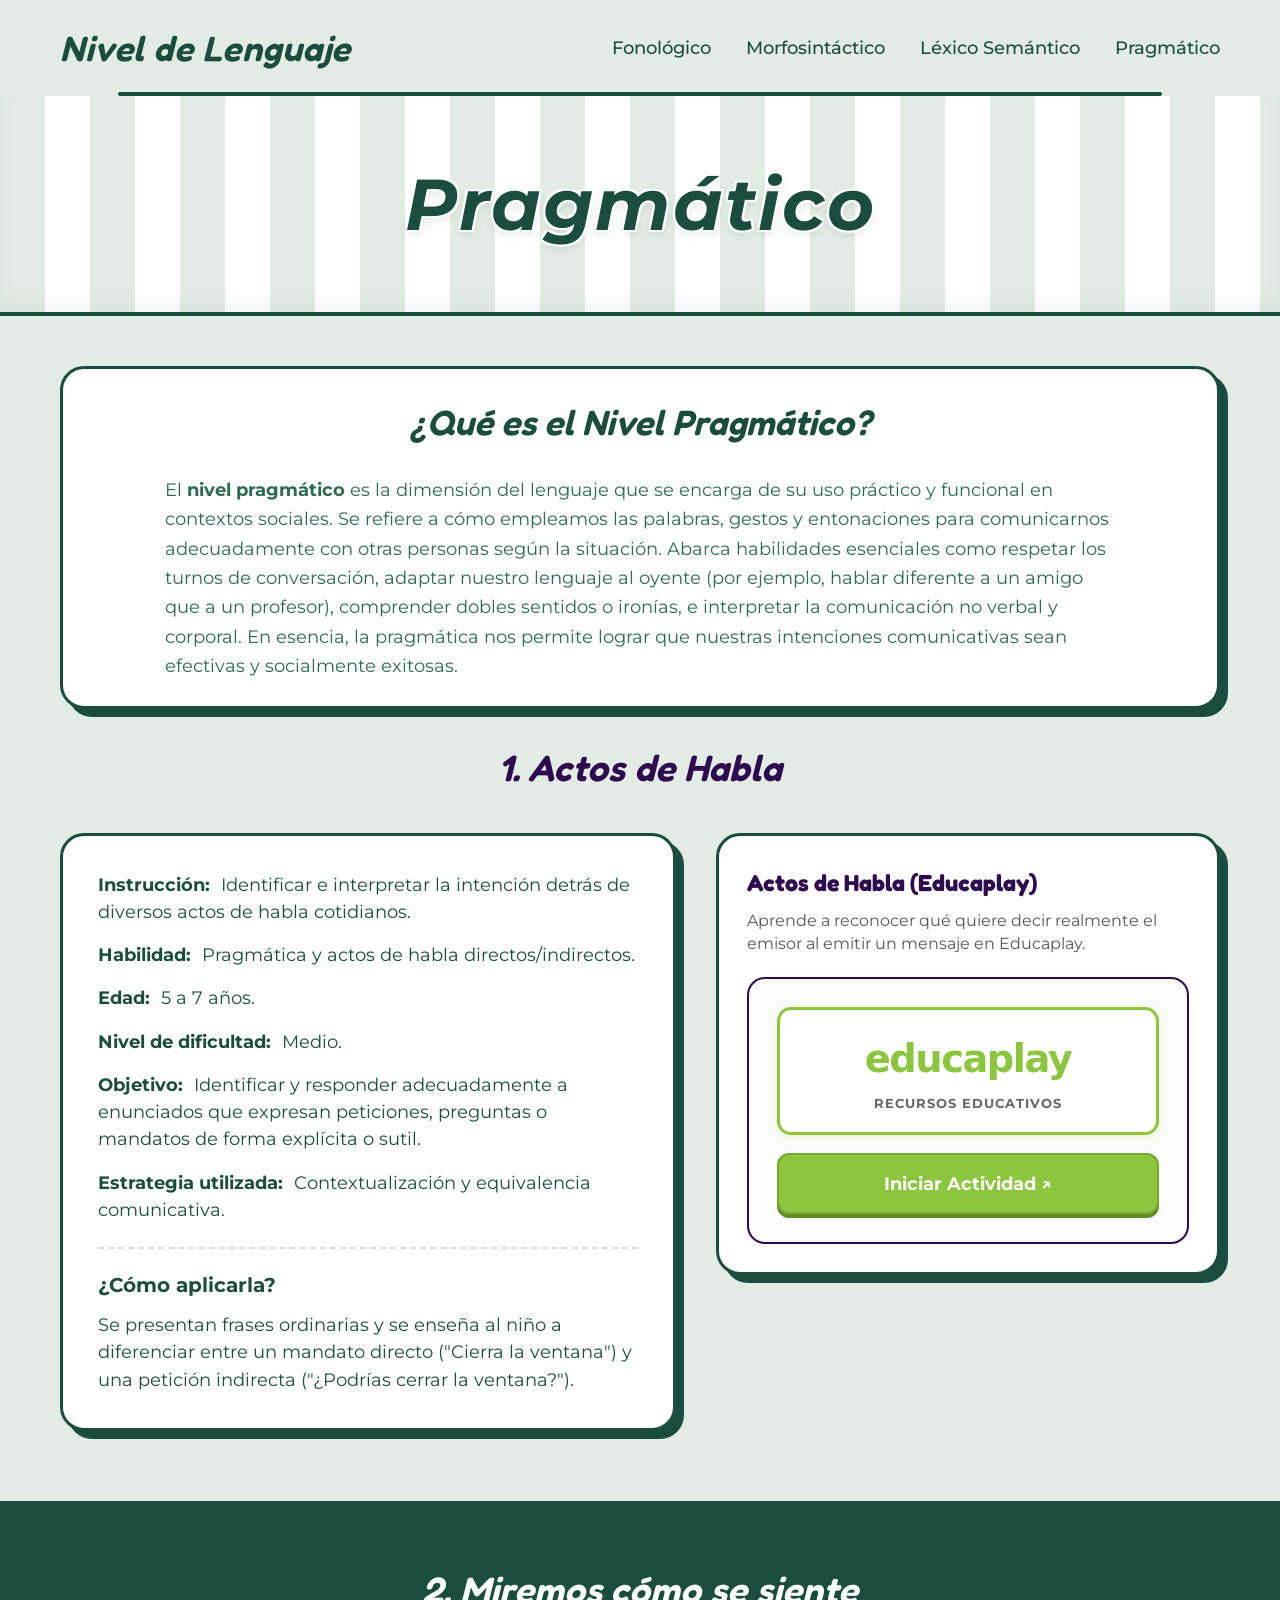
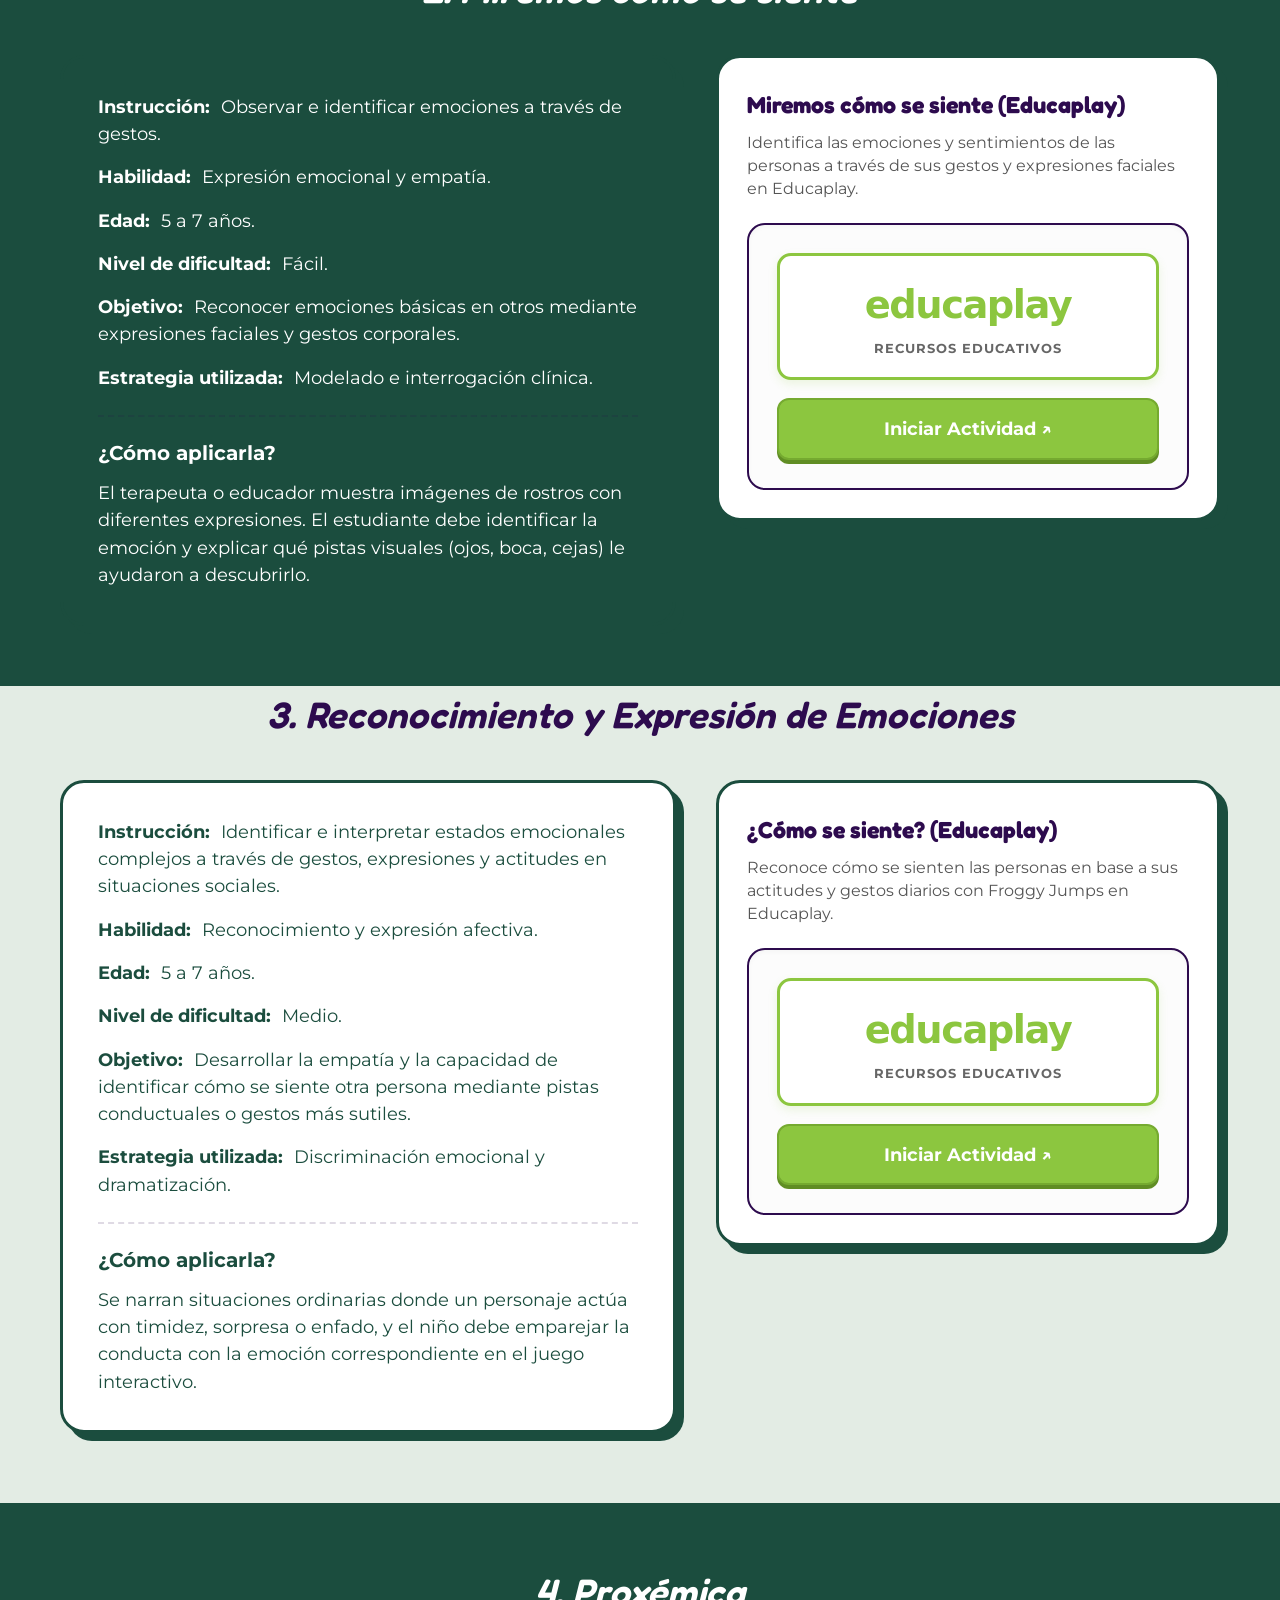
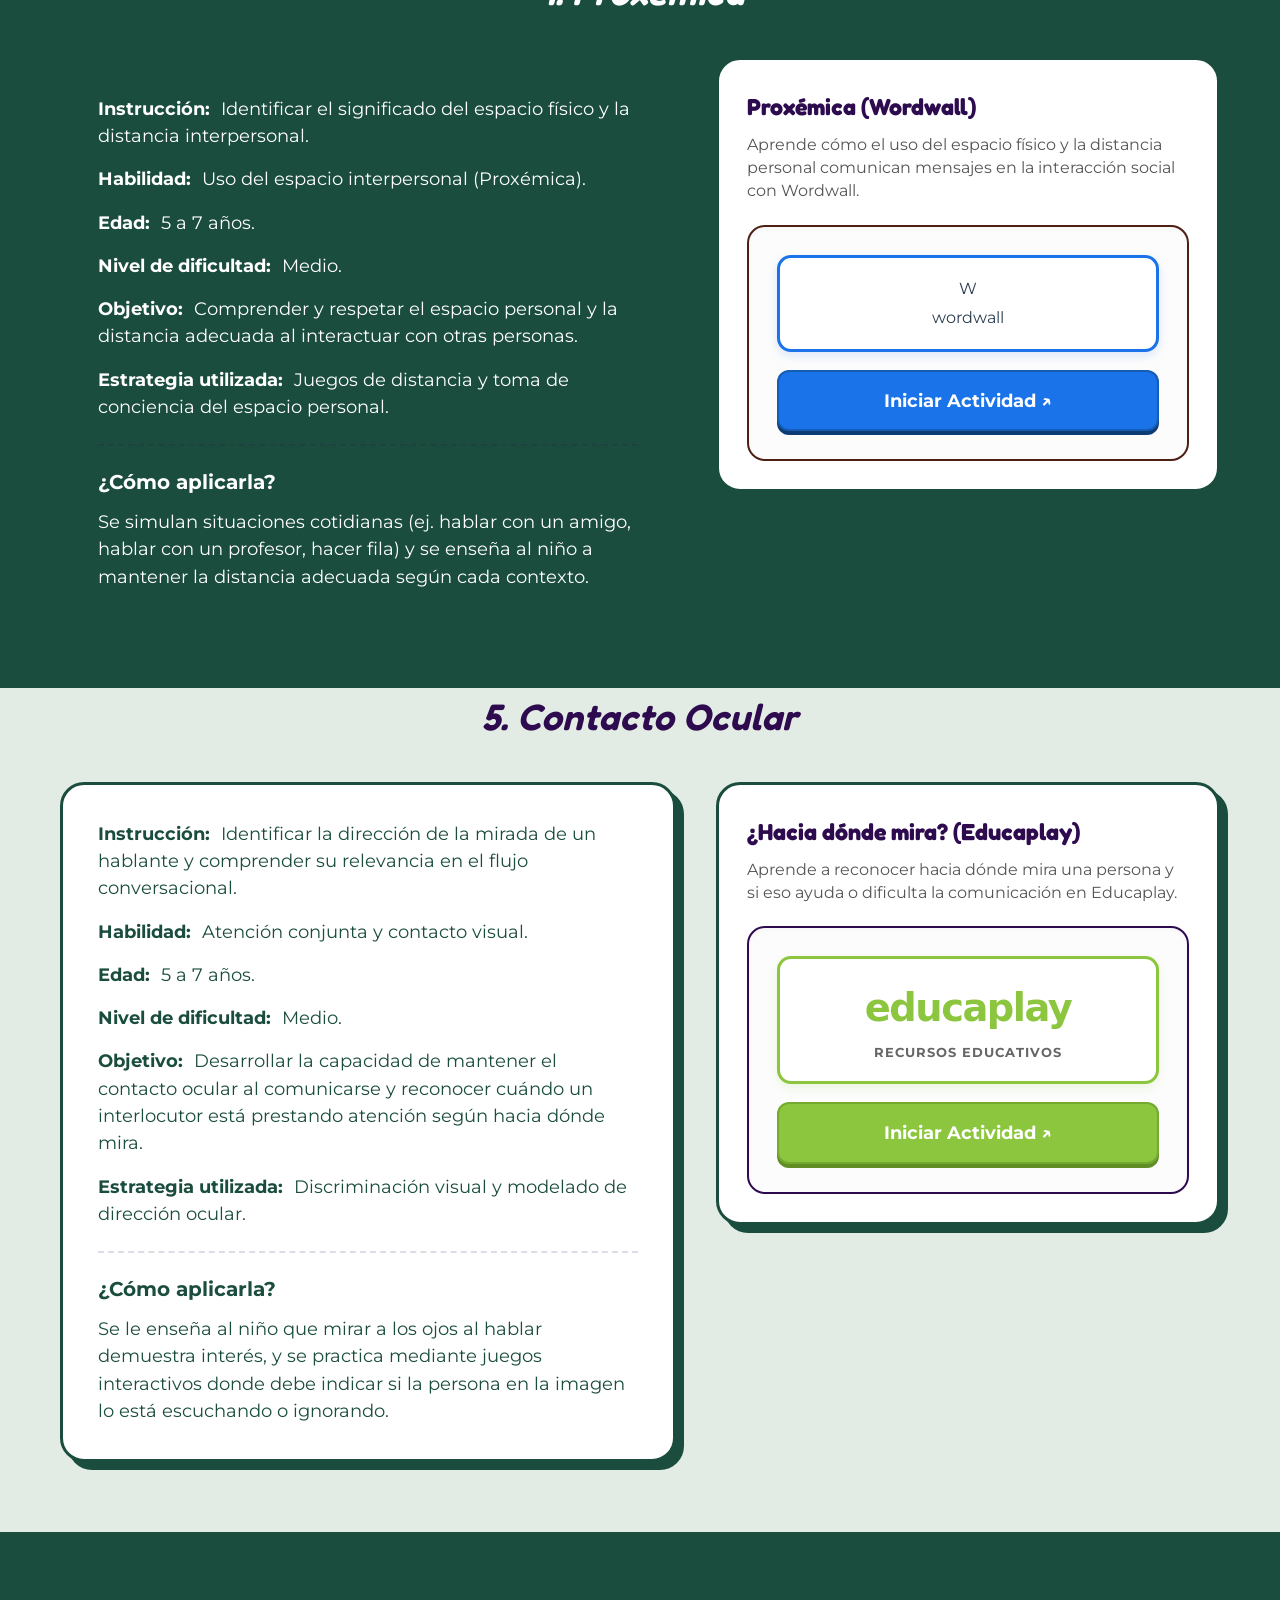
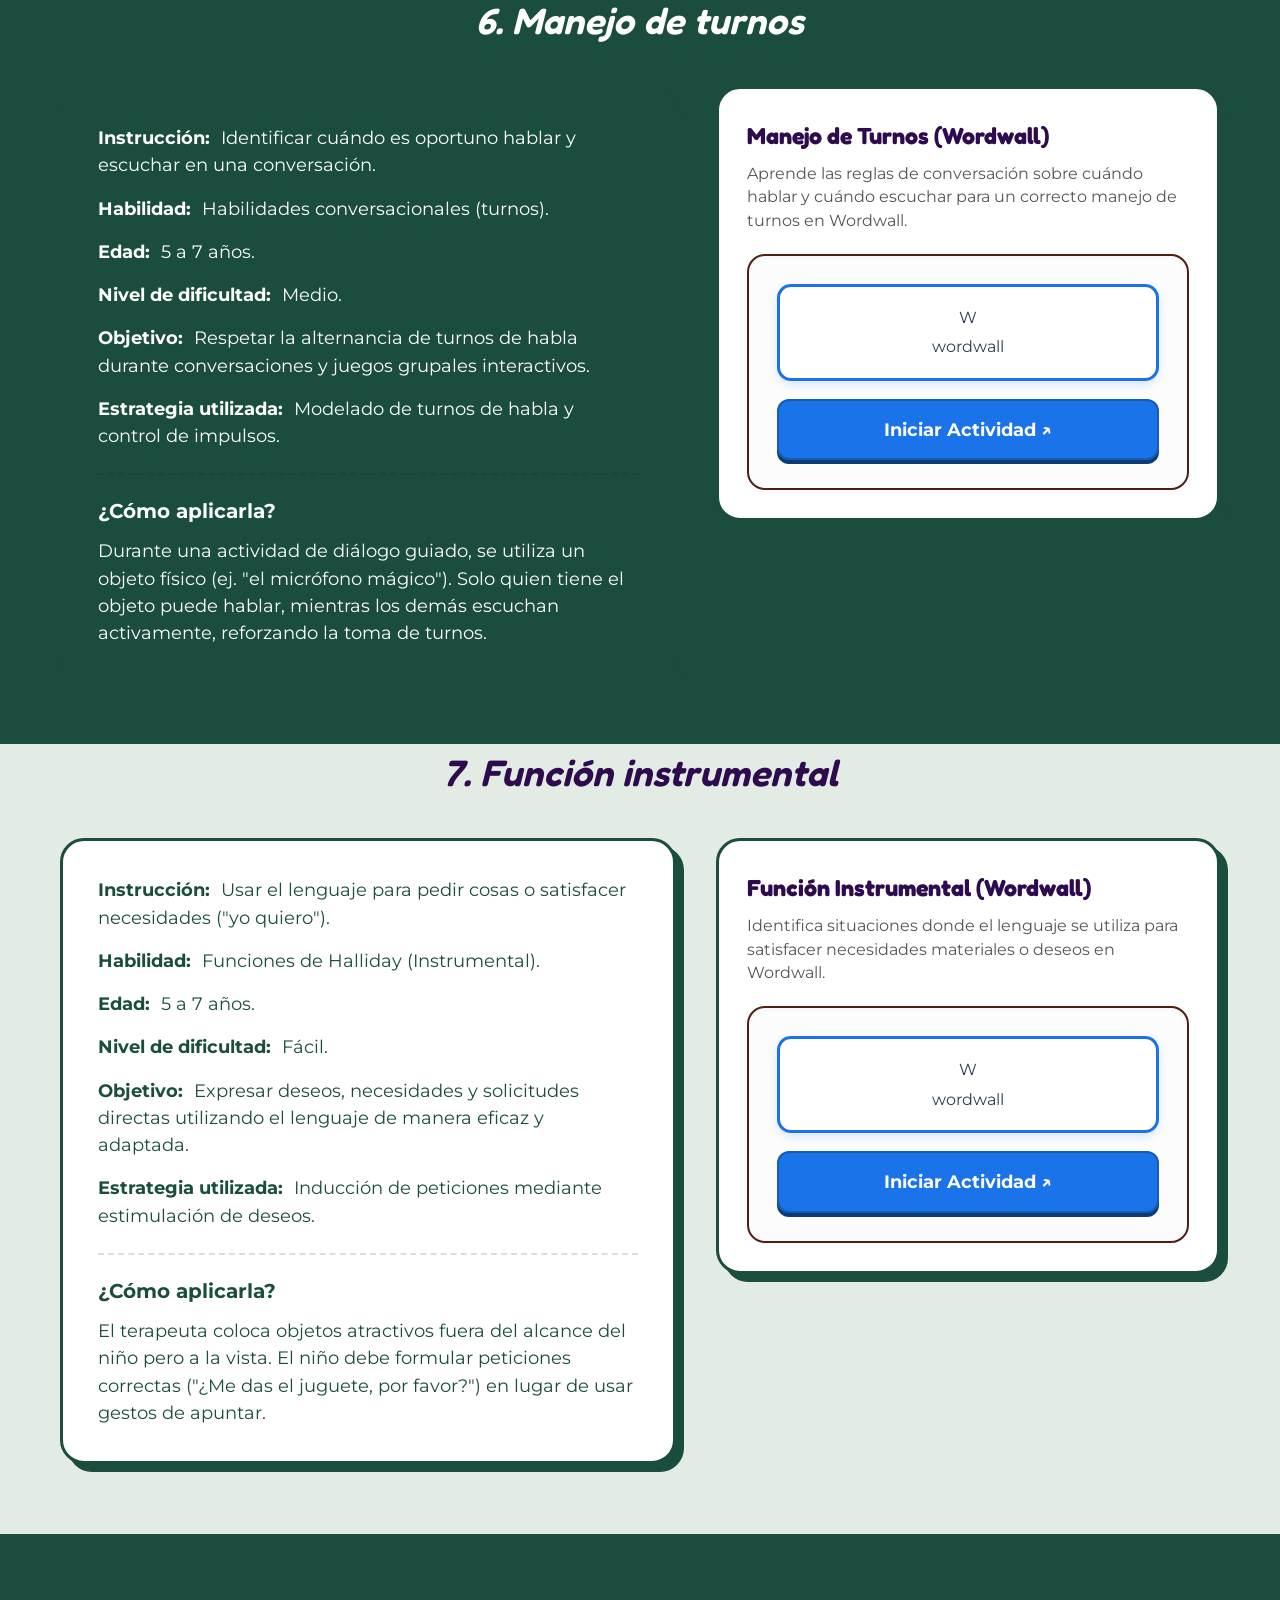
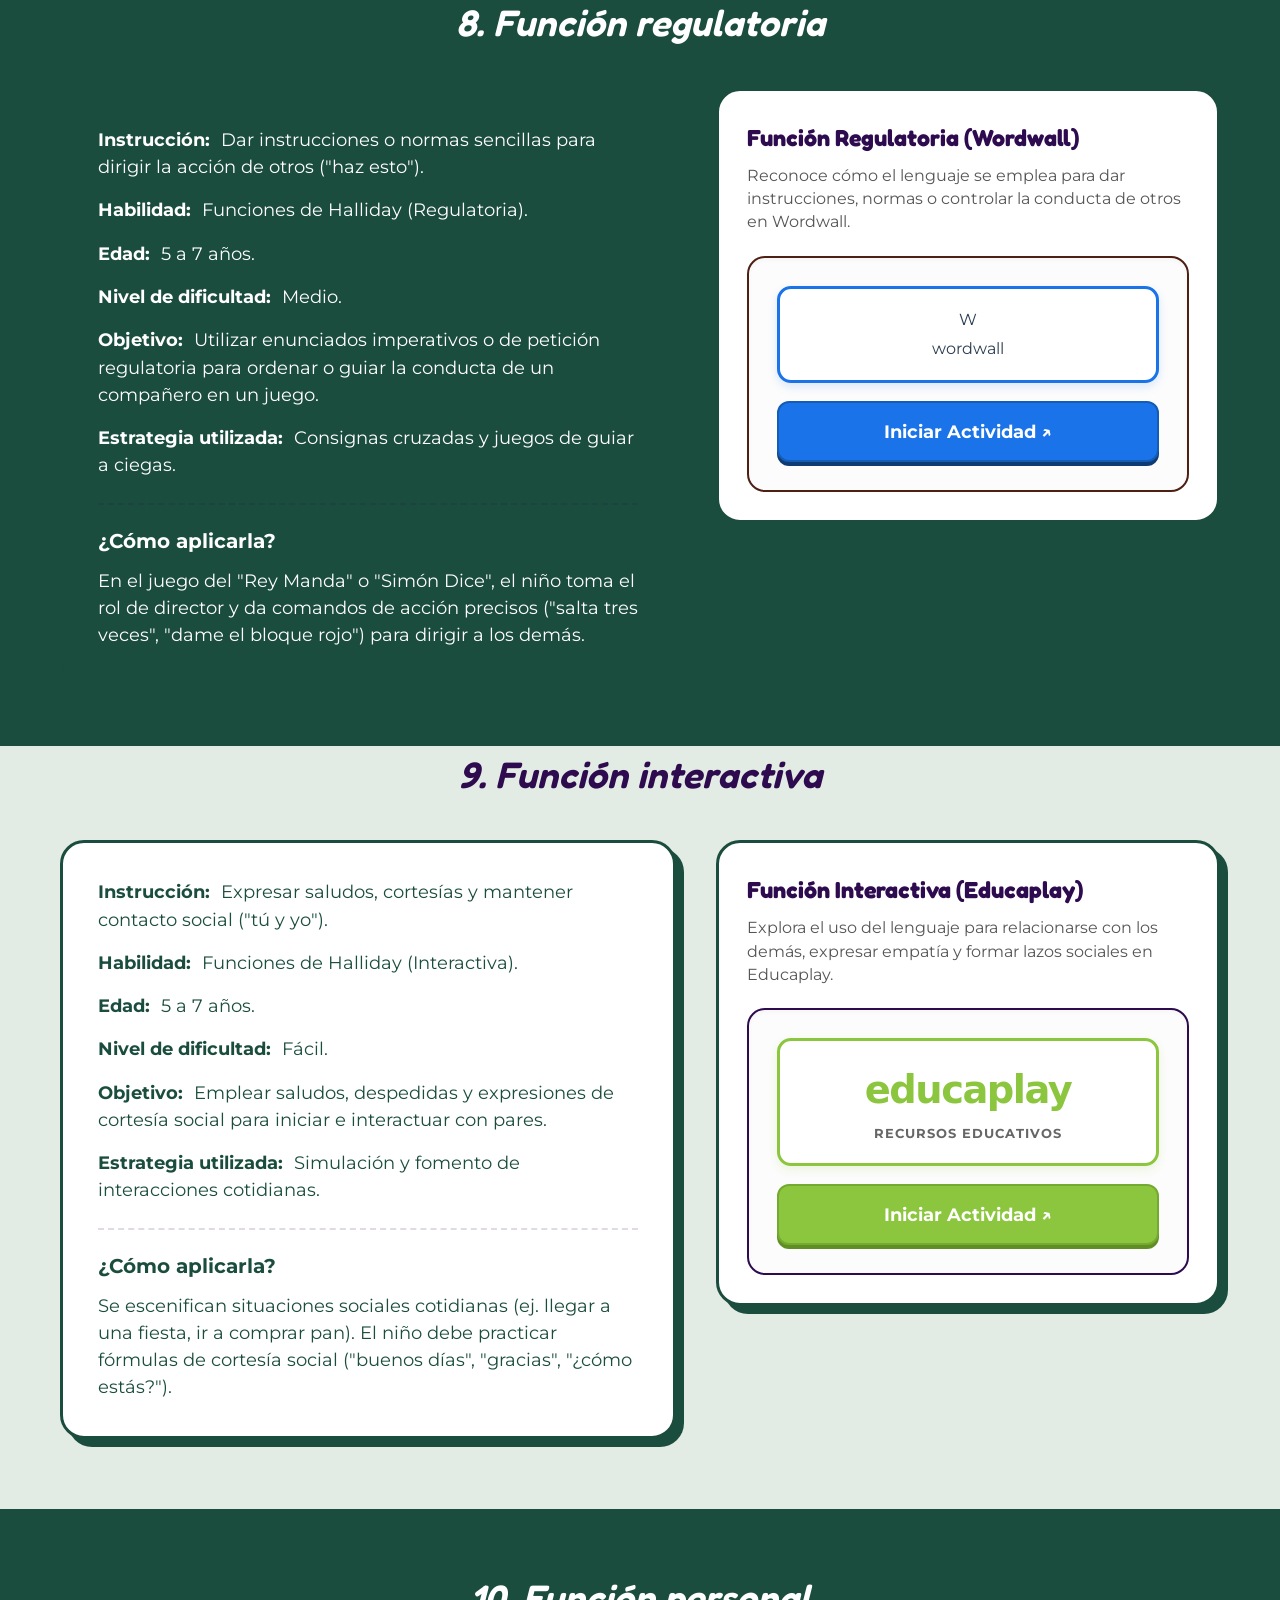
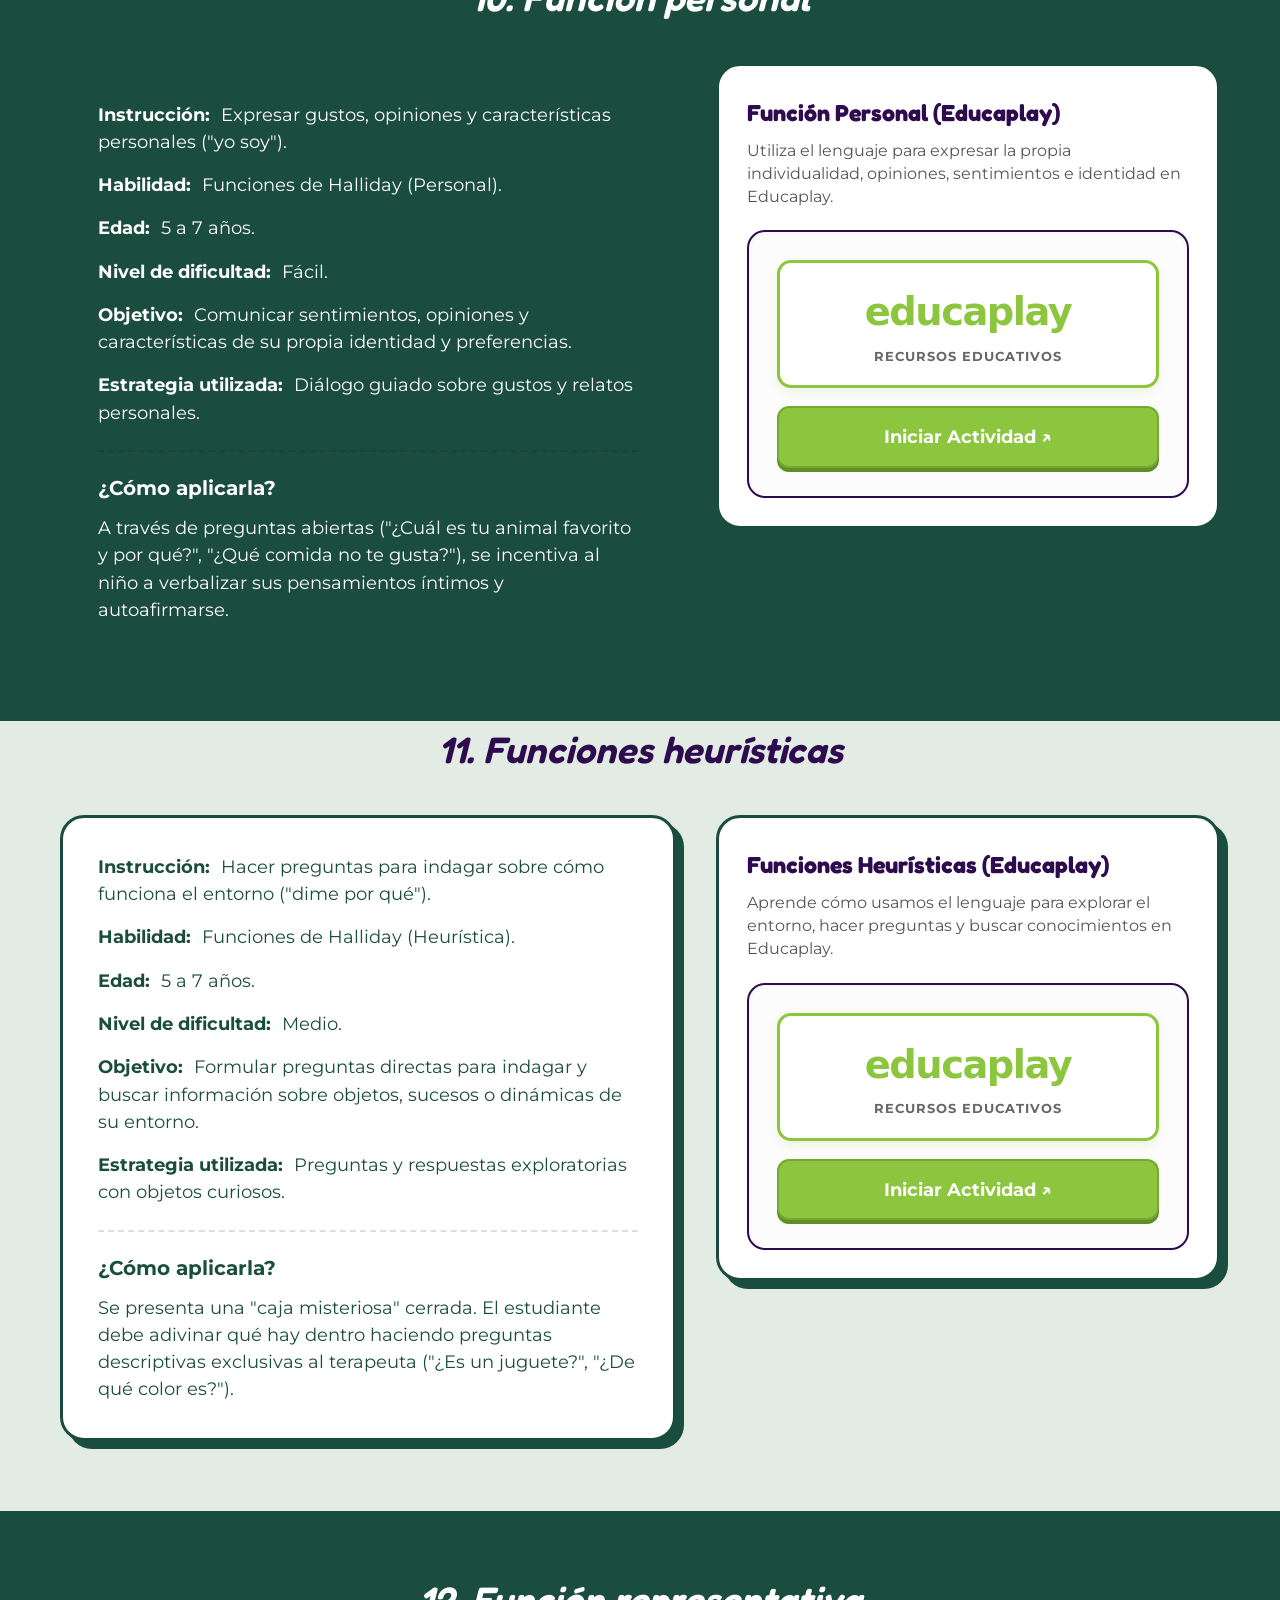
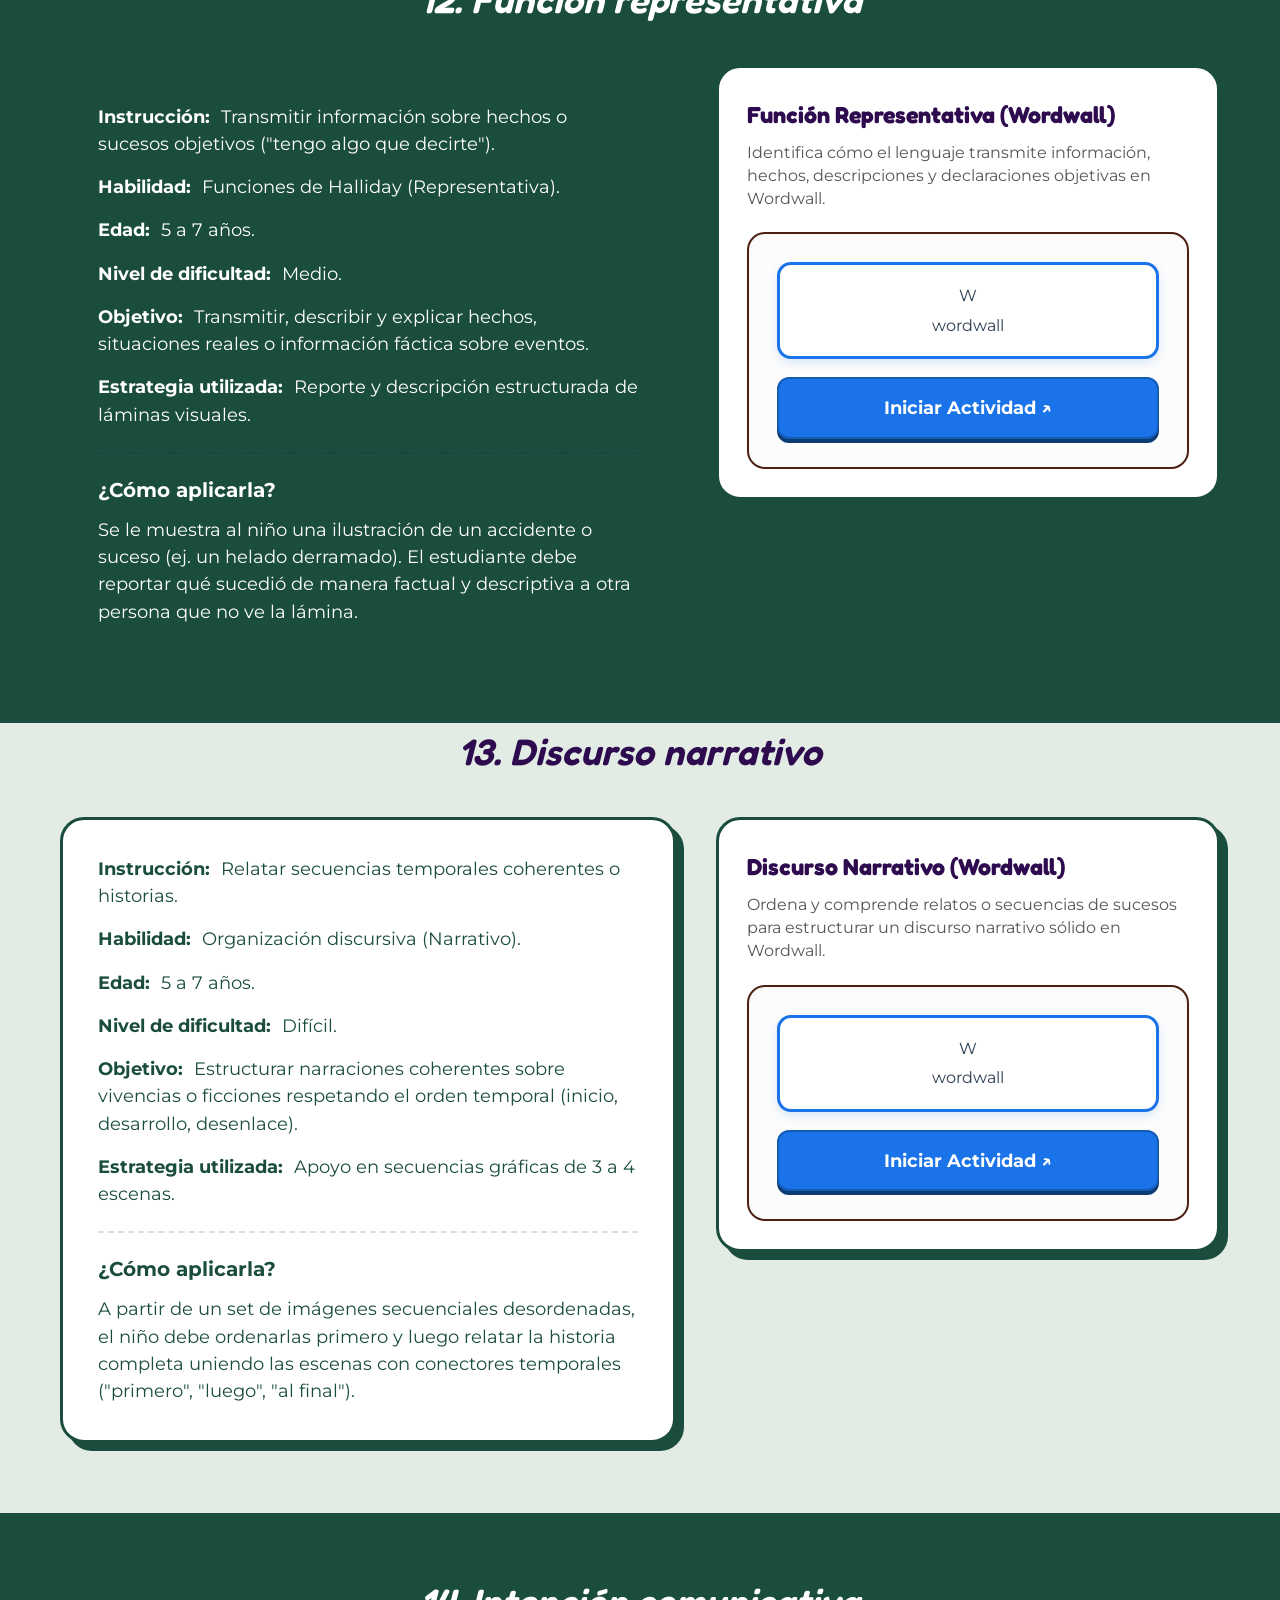
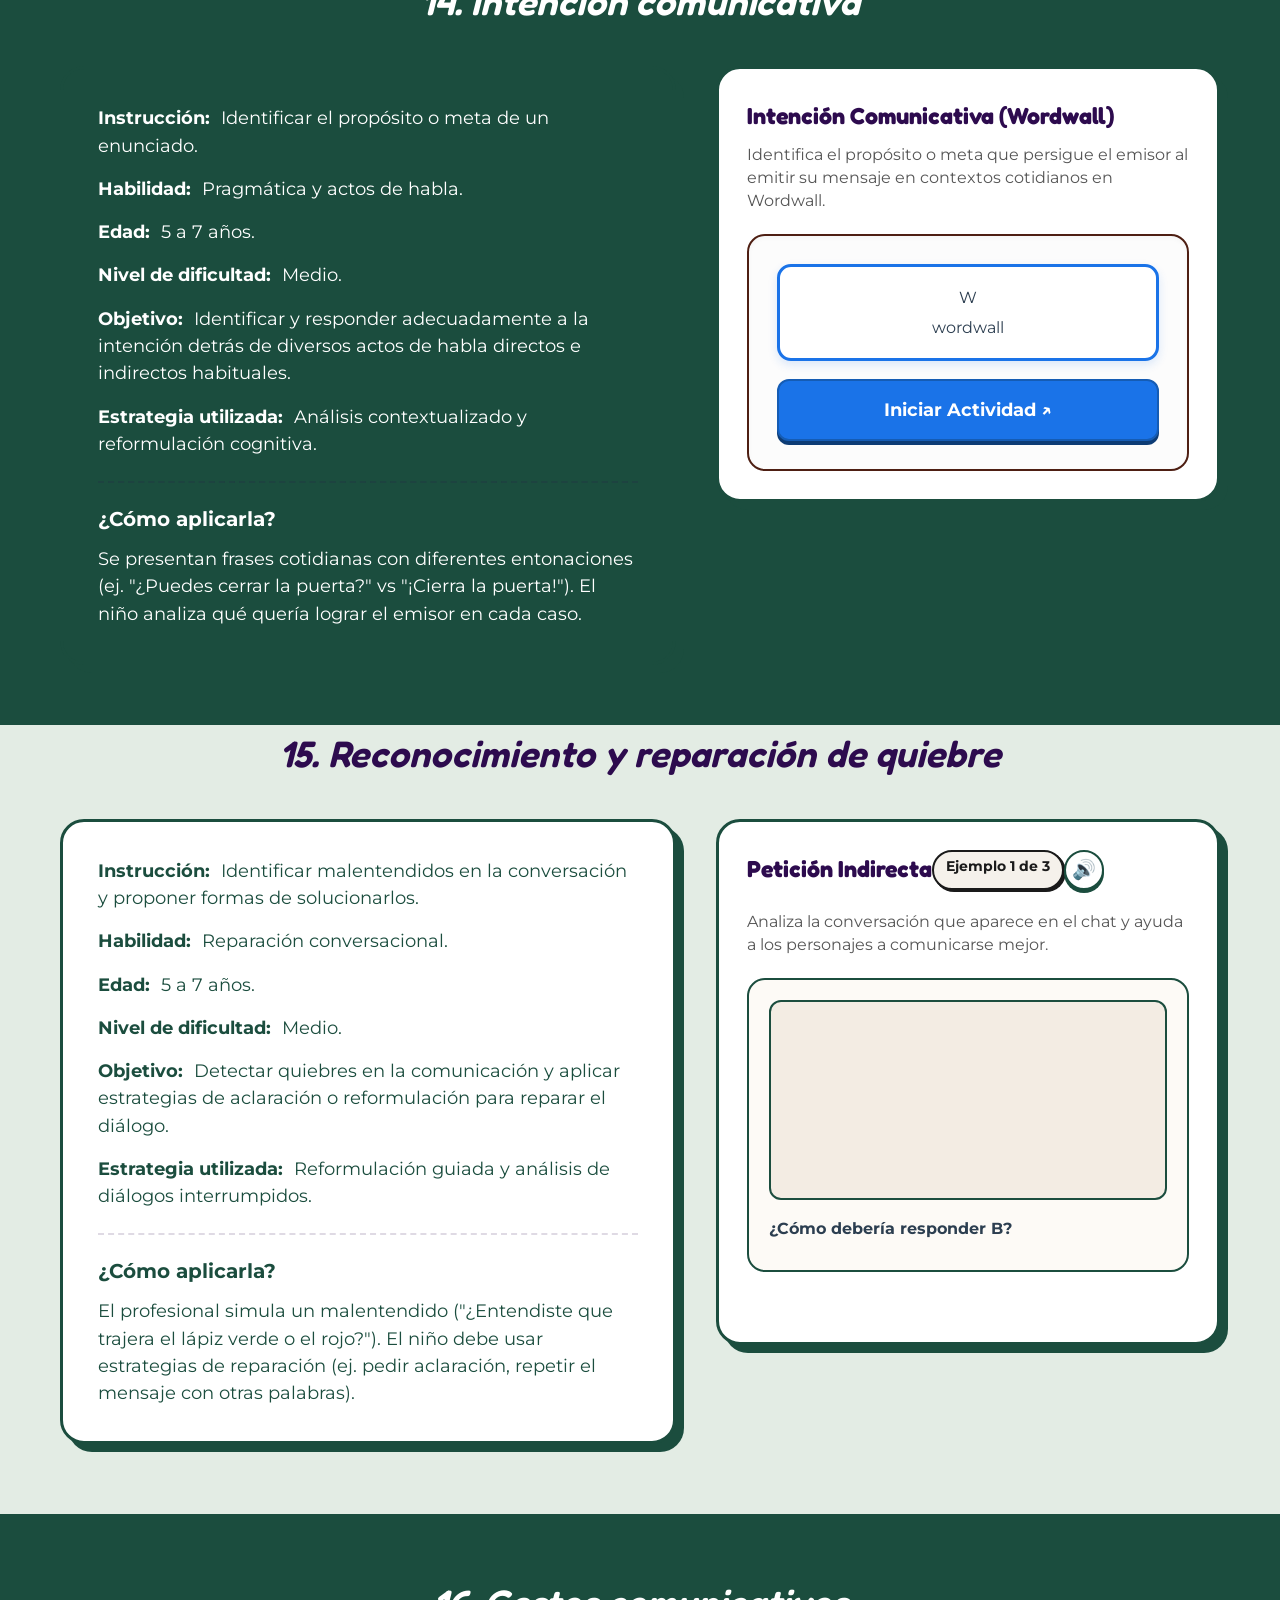
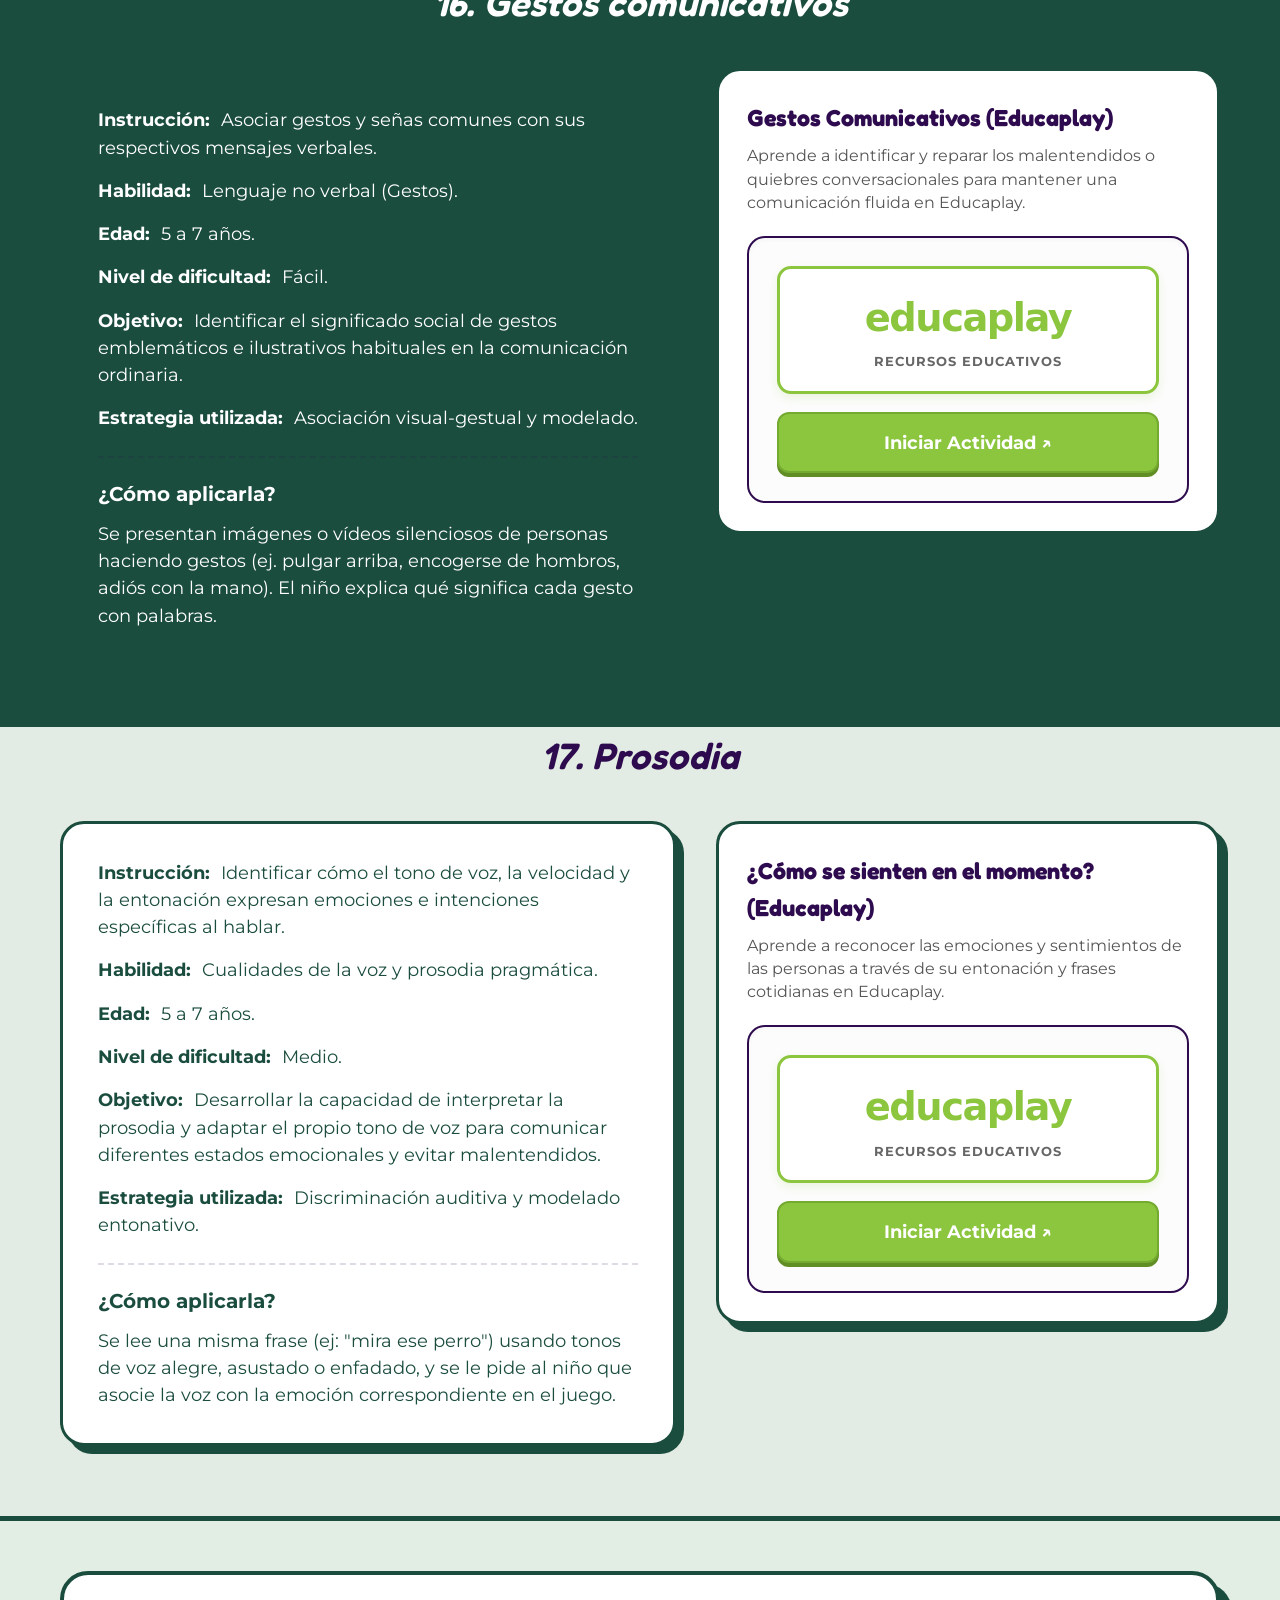
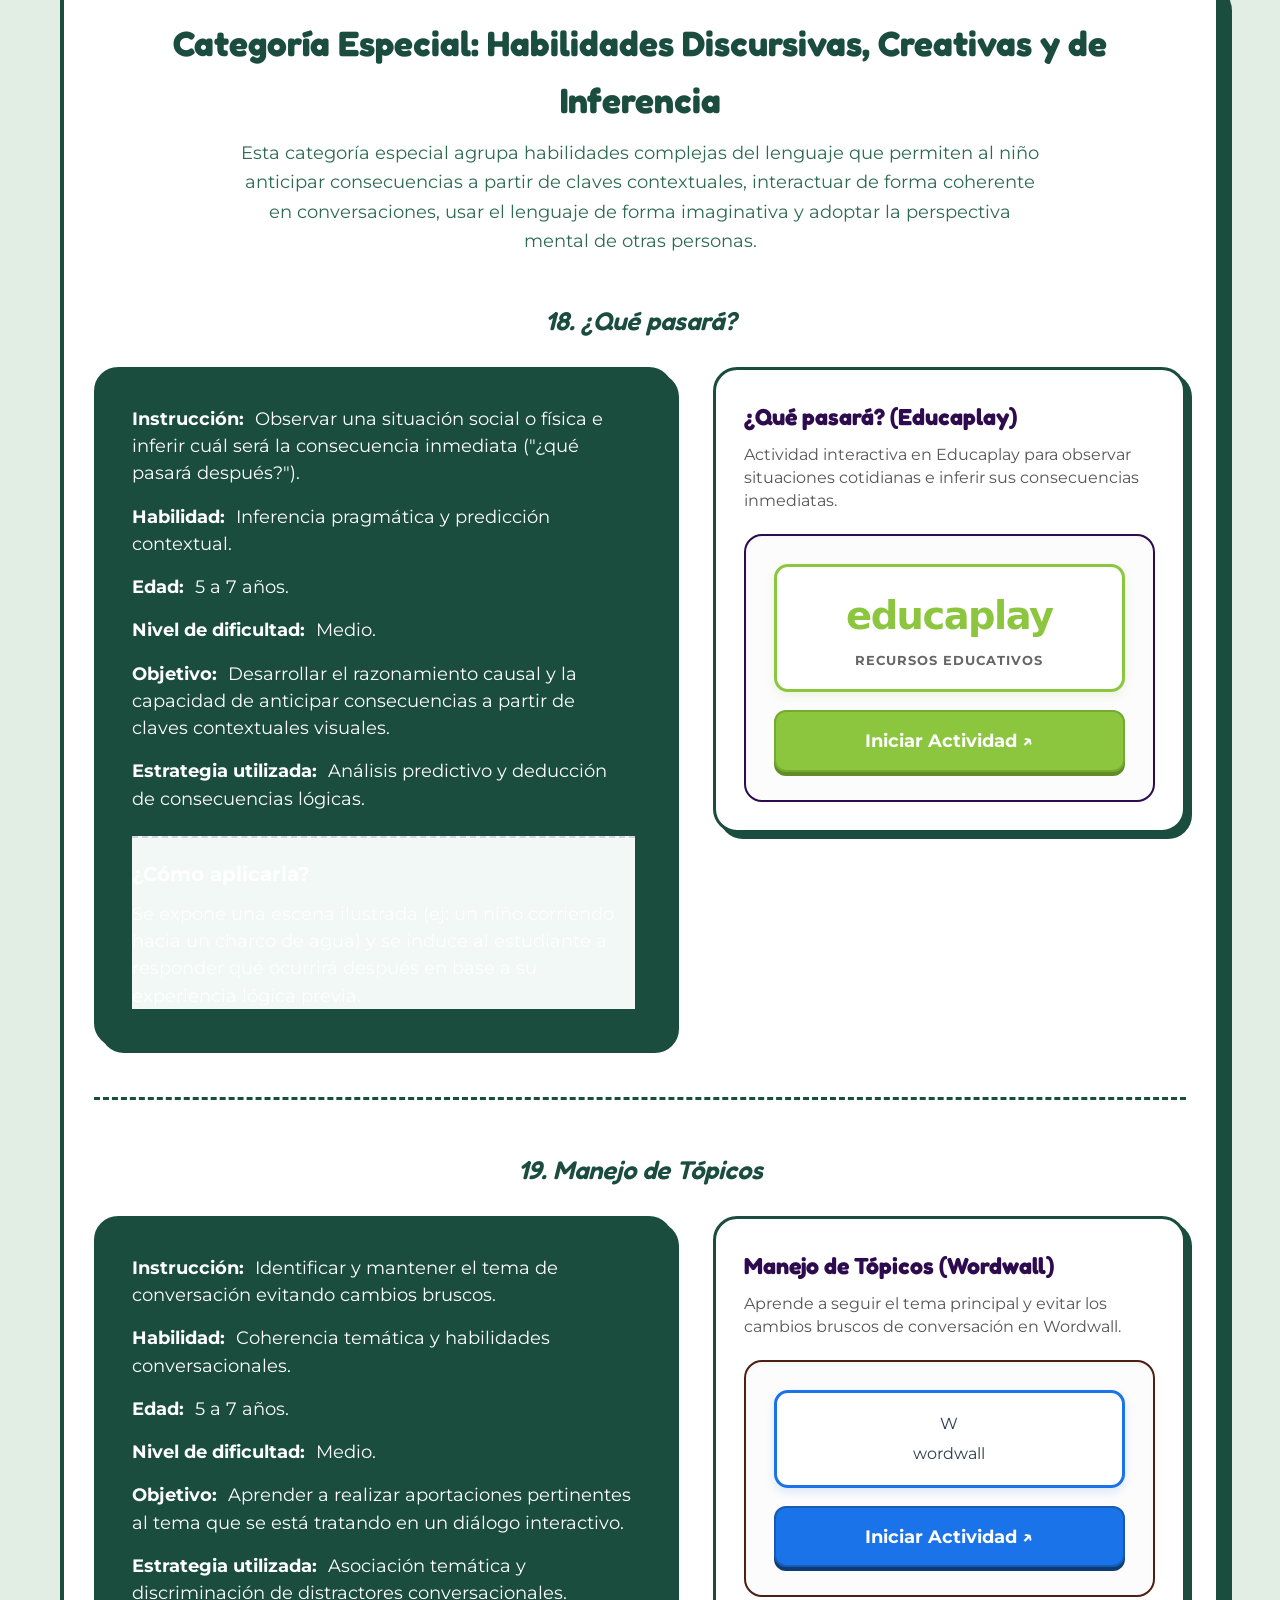
<file: pragmatico.html>
<!DOCTYPE html>
<html lang="es">
<head>
    <meta charset="UTF-8">
    <meta name="viewport" content="width=device-width, initial-scale=1.0">
    <title>Nivel Pragmático - Niveles de Lenguaje</title>
    <link rel="icon" type="image/png" href="img/illustrations/conejos.png">
    <link rel="stylesheet" href="styles.css">
</head>
<body class="green-theme">
    <!-- OVERLAY DE TRANSICIÓN CIRCULAR -->
    <div class="page-transition-overlay expanding" aria-hidden="true"></div>

    <!-- NAVBAR - APARECE EN TODAS LAS PÁGINAS -->
    <nav class="navbar">
        <div class="navbar-container">
            <a href="index.html" class="navbar-title-link">
                <h1 class="navbar-title">Nivel de Lenguaje</h1>
            </a>
            <div class="navbar-right-links">
                <a href="fonologico.html" class="navbar-link link-desktop">Fonológico</a>
                <a href="morfosintactico.html" class="navbar-link link-desktop">Morfosintáctico</a>
                <a href="lexico-semantico.html" class="navbar-link link-desktop">Léxico Semántico</a>
                <a href="pragmatico.html" class="navbar-link link-desktop">Pragmático</a>
                
                <a href="pragmatico.html" class="navbar-link link-mobile mobile-pragmatico">Pragmático</a>
                <a href="fonologico.html" class="navbar-link link-mobile mobile-fonologico">Fonológico</a>
                <a href="morfosintactico.html" class="navbar-link link-mobile mobile-morfosintactico">Morfosintáctico</a>
                <a href="lexico-semantico.html" class="navbar-link link-mobile mobile-lexico-semantico">Léxico Semántico</a>
            </div>
        </div>
        <div class="navbar-line"></div>
    </nav>

    <!-- CONTENIDO PRINCIPAL -->
    <main class="main-content" style="padding: 40px 0 0 0;">
        <!-- CABECERA LISTADA -->
        <div class="striped-header-container">
            <div class="striped-header">
                <h2>Pragmático</h2>
            </div>
        </div>

        <!-- DESCRIPCIÓN DEL NIVEL PRAGMÁTICO -->
        <section class="activity-section" style="margin-bottom: 30px;">
            <div class="activity-card-container" style="background: #ffffff; width: 100%; box-sizing: border-box; max-width: 1200px; margin: 0 auto; padding: 25px;">
                <h3 class="levels-subtitle" style="margin-top: 0; color: #1b4d3e; font-family: 'Fredoka', sans-serif; text-align: center;">¿Qué es el Nivel Pragmático?</h3>
                <p class="levels-text" style="color: #2d6a52; font-size: 1.15rem; line-height: 1.6; margin-bottom: 0;">
                    El <strong>nivel pragmático</strong> es la dimensión del lenguaje que se encarga de su uso práctico y funcional en contextos sociales. Se refiere a cómo empleamos las palabras, gestos y entonaciones para comunicarnos adecuadamente con otras personas según la situación. Abarca habilidades esenciales como respetar los turnos de conversación, adaptar nuestro lenguaje al oyente (por ejemplo, hablar diferente a un amigo que a un profesor), comprender dobles sentidos o ironías, e interpretar la comunicación no verbal y corporal. En esencia, la pragmática nos permite lograr que nuestras intenciones comunicativas sean efectivas y socialmente exitosas.
                </p>
            </div>
        </section>

        <!-- SECCIÓN 1: Actos de Habla (Fondo Claro) -->
        <section class="activity-section" id="seccion-actos-habla">
            <h3 class="activity-section-title">1. Actos de Habla</h3>
            <div class="activity-content-grid">
                <!-- Columna Izquierda: Ficha Técnica -->
                <div class="activity-card-container">
                    <ul class="metadata-list">
                        <li class="metadata-item"><span class="metadata-label">Instrucción:</span> Identificar e interpretar la intención detrás de diversos actos de habla cotidianos.</li>
                        <li class="metadata-item"><span class="metadata-label">Habilidad:</span> Pragmática y actos de habla directos/indirectos.</li>
                        <li class="metadata-item"><span class="metadata-label">Edad:</span> 5 a 7 años.</li>
                        <li class="metadata-item"><span class="metadata-label">Nivel de dificultad:</span> Medio.</li>
                        <li class="metadata-item"><span class="metadata-label">Objetivo:</span> Identificar y responder adecuadamente a enunciados que expresan peticiones, preguntas o mandatos de forma explícita o sutil.</li>
                        <li class="metadata-item"><span class="metadata-label">Estrategia utilizada:</span> Contextualización y equivalencia comunicativa.</li>
                    </ul>
                    <div class="metadata-how-to">
                        <span class="metadata-how-to-title">¿Cómo aplicarla?</span>
                        <p class="metadata-item">Se presentan frases ordinarias y se enseña al niño a diferenciar entre un mandato directo ("Cierra la ventana") y una petición indirecta ("¿Podrías cerrar la ventana?").</p>
                    </div>
                </div>

                <!-- Columna Derecha: Actividades/Juegos -->
                <div class="activity-games-column">
                    <div class="game-card">
                        <div class="game-info">
                            <span class="game-title">Actos de Habla (Educaplay)</span>
                            <p class="game-description">Aprende a reconocer qué quiere decir realmente el emisor al emitir un mensaje en Educaplay.</p>
                        </div>
                        <div class="mock-educaplay-logo">
                            <div class="educaplay-banner" aria-hidden="true">
                                <span class="educaplay-text-logo">educaplay</span>
                                <span class="educaplay-tagline">Recursos Educativos</span>
                            </div>
                            <a href="https://es.educaplay.com/recursos-educativos/29790108-que_quiere_decir.html" target="_blank" rel="noopener" class="educaplay-link-btn">Iniciar Actividad ↗</a>
                        </div>
                    </div>
                </div>
            </div>
        </section>

        <!-- SECCIÓN 2: Miremos cómo se siente (Fondo Oscuro) -->
        <div class="dark-green-section" id="seccion-miremos-siente">
            <section class="activity-section">
                <h3 class="activity-section-title">2. Miremos cómo se siente</h3>
                <div class="activity-content-grid">
                    <!-- Columna Izquierda: Ficha Técnica -->
                    <div class="activity-card-container">
                        <ul class="metadata-list">
                            <li class="metadata-item"><span class="metadata-label">Instrucción:</span> Observar e identificar emociones a través de gestos.</li>
                            <li class="metadata-item"><span class="metadata-label">Habilidad:</span> Expresión emocional y empatía.</li>
                            <li class="metadata-item"><span class="metadata-label">Edad:</span> 5 a 7 años.</li>
                            <li class="metadata-item"><span class="metadata-label">Nivel de dificultad:</span> Fácil.</li>
                            <li class="metadata-item"><span class="metadata-label">Objetivo:</span> Reconocer emociones básicas en otros mediante expresiones faciales y gestos corporales.</li>
                            <li class="metadata-item"><span class="metadata-label">Estrategia utilizada:</span> Modelado e interrogación clínica.</li>
                        </ul>
                        <div class="metadata-how-to">
                            <span class="metadata-how-to-title">¿Cómo aplicarla?</span>
                            <p class="metadata-item">El terapeuta o educador muestra imágenes de rostros con diferentes expresiones. El estudiante debe identificar la emoción y explicar qué pistas visuales (ojos, boca, cejas) le ayudaron a descubrirlo.</p>
                        </div>
                    </div>

                    <!-- Columna Derecha: Actividades/Juegos -->
                    <div class="activity-games-column">
                        <div class="game-card">
                            <div class="game-info">
                                <span class="game-title">Miremos cómo se siente (Educaplay)</span>
                                <p class="game-description">Identifica las emociones y sentimientos de las personas a través de sus gestos y expresiones faciales en Educaplay.</p>
                            </div>
                            <div class="mock-educaplay-logo">
                                <div class="educaplay-banner" aria-hidden="true">
                                    <span class="educaplay-text-logo">educaplay</span>
                                    <span class="educaplay-tagline">Recursos Educativos</span>
                                </div>
                                <a href="https://es.educaplay.com/recursos-educativos/29790436-miremos_como_se_siente.html" target="_blank" rel="noopener" class="educaplay-link-btn">Iniciar Actividad ↗</a>
                            </div>
                        </div>
                    </div>
                </div>
            </section>
        </div>

        <!-- SECCIÓN 3: Reconocimiento y Expresión de Emociones (Fondo Claro) -->
        <section class="activity-section" id="seccion-expresion-emociones">
            <h3 class="activity-section-title">3. Reconocimiento y Expresión de Emociones</h3>
            <div class="activity-content-grid">
                <!-- Columna Izquierda: Ficha Técnica -->
                <div class="activity-card-container">
                    <ul class="metadata-list">
                        <li class="metadata-item"><span class="metadata-label">Instrucción:</span> Identificar e interpretar estados emocionales complejos a través de gestos, expresiones y actitudes en situaciones sociales.</li>
                        <li class="metadata-item"><span class="metadata-label">Habilidad:</span> Reconocimiento y expresión afectiva.</li>
                        <li class="metadata-item"><span class="metadata-label">Edad:</span> 5 a 7 años.</li>
                        <li class="metadata-item"><span class="metadata-label">Nivel de dificultad:</span> Medio.</li>
                        <li class="metadata-item"><span class="metadata-label">Objetivo:</span> Desarrollar la empatía y la capacidad de identificar cómo se siente otra persona mediante pistas conductuales o gestos más sutiles.</li>
                        <li class="metadata-item"><span class="metadata-label">Estrategia utilizada:</span> Discriminación emocional y dramatización.</li>
                    </ul>
                    <div class="metadata-how-to">
                        <span class="metadata-how-to-title">¿Cómo aplicarla?</span>
                        <p class="metadata-item">Se narran situaciones ordinarias donde un personaje actúa con timidez, sorpresa o enfado, y el niño debe emparejar la conducta con la emoción correspondiente en el juego interactivo.</p>
                    </div>
                </div>

                <!-- Columna Derecha: Actividades/Juegos -->
                <div class="activity-games-column">
                    <div class="game-card">
                        <div class="game-info">
                            <span class="game-title">¿Cómo se siente? (Educaplay)</span>
                            <p class="game-description">Reconoce cómo se sienten las personas en base a sus actitudes y gestos diarios con Froggy Jumps en Educaplay.</p>
                        </div>
                        <div class="mock-educaplay-logo">
                            <div class="educaplay-banner" aria-hidden="true">
                                <span class="educaplay-text-logo">educaplay</span>
                                <span class="educaplay-tagline">Recursos Educativos</span>
                            </div>
                            <a href="https://es.educaplay.com/recursos-educativos/29805179-como_se_siente.html" target="_blank" rel="noopener" class="educaplay-link-btn">Iniciar Actividad ↗</a>
                        </div>
                    </div>
                </div>
            </div>
        </section>

        <!-- SECCIÓN 4: Proxémica (Fondo Oscuro) -->
        <div class="dark-green-section" id="seccion-proxemica">
            <section class="activity-section">
                <h3 class="activity-section-title">4. Proxémica</h3>
                <div class="activity-content-grid">
                    <!-- Columna Izquierda: Ficha Técnica -->
                    <div class="activity-card-container">
                        <ul class="metadata-list">
                            <li class="metadata-item"><span class="metadata-label">Instrucción:</span> Identificar el significado del espacio físico y la distancia interpersonal.</li>
                            <li class="metadata-item"><span class="metadata-label">Habilidad:</span> Uso del espacio interpersonal (Proxémica).</li>
                            <li class="metadata-item"><span class="metadata-label">Edad:</span> 5 a 7 años.</li>
                            <li class="metadata-item"><span class="metadata-label">Nivel de dificultad:</span> Medio.</li>
                            <li class="metadata-item"><span class="metadata-label">Objetivo:</span> Comprender y respetar el espacio personal y la distancia adecuada al interactuar con otras personas.</li>
                            <li class="metadata-item"><span class="metadata-label">Estrategia utilizada:</span> Juegos de distancia y toma de conciencia del espacio personal.</li>
                        </ul>
                        <div class="metadata-how-to">
                            <span class="metadata-how-to-title">¿Cómo aplicarla?</span>
                            <p class="metadata-item">Se simulan situaciones cotidianas (ej. hablar con un amigo, hablar con un profesor, hacer fila) y se enseña al niño a mantener la distancia adecuada según cada contexto.</p>
                        </div>
                    </div>

                    <!-- Columna Derecha: Actividades/Juegos -->
                    <div class="activity-games-column">
                        <div class="game-card">
                            <div class="game-info">
                                <span class="game-title">Proxémica (Wordwall)</span>
                                <p class="game-description">Aprende cómo el uso del espacio físico y la distancia personal comunican mensajes en la interacción social con Wordwall.</p>
                            </div>
                            <div class="mock-wordwall-logo">
                                <div class="wordwall-banner" aria-hidden="true">
                                    <span class="wordwall-w">W</span>
                                    <span class="wordwall-text">wordwall</span>
                                </div>
                                <a href="https://wordwall.net/resource/115680576" target="_blank" rel="noopener" class="wordwall-link-btn">Iniciar Actividad ↗</a>
                            </div>
                        </div>
                    </div>
                </div>
            </section>
        </div>

        <!-- SECCIÓN 5: Contacto Ocular (Fondo Claro) -->
        <section class="activity-section" id="seccion-contacto-ocular">
            <h3 class="activity-section-title">5. Contacto Ocular</h3>
            <div class="activity-content-grid">
                <!-- Columna Izquierda: Ficha Técnica -->
                <div class="activity-card-container">
                    <ul class="metadata-list">
                        <li class="metadata-item"><span class="metadata-label">Instrucción:</span> Identificar la dirección de la mirada de un hablante y comprender su relevancia en el flujo conversacional.</li>
                        <li class="metadata-item"><span class="metadata-label">Habilidad:</span> Atención conjunta y contacto visual.</li>
                        <li class="metadata-item"><span class="metadata-label">Edad:</span> 5 a 7 años.</li>
                        <li class="metadata-item"><span class="metadata-label">Nivel de dificultad:</span> Medio.</li>
                        <li class="metadata-item"><span class="metadata-label">Objetivo:</span> Desarrollar la capacidad de mantener el contacto ocular al comunicarse y reconocer cuándo un interlocutor está prestando atención según hacia dónde mira.</li>
                        <li class="metadata-item"><span class="metadata-label">Estrategia utilizada:</span> Discriminación visual y modelado de dirección ocular.</li>
                    </ul>
                    <div class="metadata-how-to">
                        <span class="metadata-how-to-title">¿Cómo aplicarla?</span>
                        <p class="metadata-item">Se le enseña al niño que mirar a los ojos al hablar demuestra interés, y se practica mediante juegos interactivos donde debe indicar si la persona en la imagen lo está escuchando o ignorando.</p>
                    </div>
                </div>

                <!-- Columna Derecha: Actividades/Juegos -->
                <div class="activity-games-column">
                    <div class="game-card">
                        <div class="game-info">
                            <span class="game-title">¿Hacia dónde mira? (Educaplay)</span>
                            <p class="game-description">Aprende a reconocer hacia dónde mira una persona y si eso ayuda o dificulta la comunicación en Educaplay.</p>
                        </div>
                        <div class="mock-educaplay-logo">
                            <div class="educaplay-banner" aria-hidden="true">
                                <span class="educaplay-text-logo">educaplay</span>
                                <span class="educaplay-tagline">Recursos Educativos</span>
                            </div>
                            <a href="https://es.educaplay.com/recursos-educativos/29806495-hacia_donde_mira.html" target="_blank" rel="noopener" class="educaplay-link-btn">Iniciar Actividad ↗</a>
                        </div>
                    </div>
                </div>
            </div>
        </section>

        <!-- SECCIÓN 6: Manejo de turnos (Fondo Oscuro) -->
        <div class="dark-green-section" id="seccion-manejo-turnos">
            <section class="activity-section">
                <h3 class="activity-section-title">6. Manejo de turnos</h3>
                <div class="activity-content-grid">
                    <!-- Columna Izquierda: Ficha Técnica -->
                    <div class="activity-card-container">
                        <ul class="metadata-list">
                            <li class="metadata-item"><span class="metadata-label">Instrucción:</span> Identificar cuándo es oportuno hablar y escuchar en una conversación.</li>
                            <li class="metadata-item"><span class="metadata-label">Habilidad:</span> Habilidades conversacionales (turnos).</li>
                            <li class="metadata-item"><span class="metadata-label">Edad:</span> 5 a 7 años.</li>
                            <li class="metadata-item"><span class="metadata-label">Nivel de dificultad:</span> Medio.</li>
                            <li class="metadata-item"><span class="metadata-label">Objetivo:</span> Respetar la alternancia de turnos de habla durante conversaciones y juegos grupales interactivos.</li>
                            <li class="metadata-item"><span class="metadata-label">Estrategia utilizada:</span> Modelado de turnos de habla y control de impulsos.</li>
                        </ul>
                        <div class="metadata-how-to">
                            <span class="metadata-how-to-title">¿Cómo aplicarla?</span>
                            <p class="metadata-item">Durante una actividad de diálogo guiado, se utiliza un objeto físico (ej. "el micrófono mágico"). Solo quien tiene el objeto puede hablar, mientras los demás escuchan activamente, reforzando la toma de turnos.</p>
                        </div>
                    </div>

                    <!-- Columna Derecha: Actividades/Juegos -->
                    <div class="activity-games-column">
                        <div class="game-card">
                            <div class="game-info">
                                <span class="game-title">Manejo de Turnos (Wordwall)</span>
                                <p class="game-description">Aprende las reglas de conversación sobre cuándo hablar y cuándo escuchar para un correcto manejo de turnos en Wordwall.</p>
                            </div>
                            <div class="mock-wordwall-logo">
                                <div class="wordwall-banner" aria-hidden="true">
                                    <span class="wordwall-w">W</span>
                                    <span class="wordwall-text">wordwall</span>
                                </div>
                                <a href="https://wordwall.net/resource/115681296" target="_blank" rel="noopener" class="wordwall-link-btn">Iniciar Actividad ↗</a>
                            </div>
                        </div>
                    </div>
                </div>
            </section>
        </div>

        <!-- SECCIÓN 7: Función instrumental (Fondo Claro) -->
        <section class="activity-section" id="seccion-funcion-instrumental">
            <h3 class="activity-section-title">7. Función instrumental</h3>
            <div class="activity-content-grid">
                <!-- Columna Izquierda: Ficha Técnica -->
                <div class="activity-card-container">
                    <ul class="metadata-list">
                        <li class="metadata-item"><span class="metadata-label">Instrucción:</span> Usar el lenguaje para pedir cosas o satisfacer necesidades ("yo quiero").</li>
                        <li class="metadata-item"><span class="metadata-label">Habilidad:</span> Funciones de Halliday (Instrumental).</li>
                        <li class="metadata-item"><span class="metadata-label">Edad:</span> 5 a 7 años.</li>
                        <li class="metadata-item"><span class="metadata-label">Nivel de dificultad:</span> Fácil.</li>
                        <li class="metadata-item"><span class="metadata-label">Objetivo:</span> Expresar deseos, necesidades y solicitudes directas utilizando el lenguaje de manera eficaz y adaptada.</li>
                        <li class="metadata-item"><span class="metadata-label">Estrategia utilizada:</span> Inducción de peticiones mediante estimulación de deseos.</li>
                    </ul>
                    <div class="metadata-how-to">
                        <span class="metadata-how-to-title">¿Cómo aplicarla?</span>
                        <p class="metadata-item">El terapeuta coloca objetos atractivos fuera del alcance del niño pero a la vista. El niño debe formular peticiones correctas ("¿Me das el juguete, por favor?") en lugar de usar gestos de apuntar.</p>
                    </div>
                </div>

                <!-- Columna Derecha: Actividades/Juegos -->
                <div class="activity-games-column">
                    <div class="game-card">
                        <div class="game-info">
                            <span class="game-title">Función Instrumental (Wordwall)</span>
                            <p class="game-description">Identifica situaciones donde el lenguaje se utiliza para satisfacer necesidades materiales o deseos en Wordwall.</p>
                        </div>
                        <div class="mock-wordwall-logo">
                            <div class="wordwall-banner" aria-hidden="true">
                                <span class="wordwall-w">W</span>
                                <span class="wordwall-text">wordwall</span>
                            </div>
                            <a href="https://wordwall.net/resource/115681504" target="_blank" rel="noopener" class="wordwall-link-btn">Iniciar Actividad ↗</a>
                        </div>
                    </div>
                </div>
            </div>
        </section>

        <!-- SECCIÓN 8: Función regulatoria (Fondo Oscuro) -->
        <div class="dark-green-section" id="seccion-funcion-regulatoria">
            <section class="activity-section">
                <h3 class="activity-section-title">8. Función regulatoria</h3>
                <div class="activity-content-grid">
                    <!-- Columna Izquierda: Ficha Técnica -->
                    <div class="activity-card-container">
                        <ul class="metadata-list">
                            <li class="metadata-item"><span class="metadata-label">Instrucción:</span> Dar instrucciones o normas sencillas para dirigir la acción de otros ("haz esto").</li>
                            <li class="metadata-item"><span class="metadata-label">Habilidad:</span> Funciones de Halliday (Regulatoria).</li>
                            <li class="metadata-item"><span class="metadata-label">Edad:</span> 5 a 7 años.</li>
                            <li class="metadata-item"><span class="metadata-label">Nivel de dificultad:</span> Medio.</li>
                            <li class="metadata-item"><span class="metadata-label">Objetivo:</span> Utilizar enunciados imperativos o de petición regulatoria para ordenar o guiar la conducta de un compañero en un juego.</li>
                            <li class="metadata-item"><span class="metadata-label">Estrategia utilizada:</span> Consignas cruzadas y juegos de guiar a ciegas.</li>
                        </ul>
                        <div class="metadata-how-to">
                            <span class="metadata-how-to-title">¿Cómo aplicarla?</span>
                            <p class="metadata-item">En el juego del "Rey Manda" o "Simón Dice", el niño toma el rol de director y da comandos de acción precisos ("salta tres veces", "dame el bloque rojo") para dirigir a los demás.</p>
                        </div>
                    </div>

                    <!-- Columna Derecha: Actividades/Juegos -->
                    <div class="activity-games-column">
                        <div class="game-card">
                            <div class="game-info">
                                <span class="game-title">Función Regulatoria (Wordwall)</span>
                                <p class="game-description">Reconoce cómo el lenguaje se emplea para dar instrucciones, normas o controlar la conducta de otros en Wordwall.</p>
                            </div>
                            <div class="mock-wordwall-logo">
                                <div class="wordwall-banner" aria-hidden="true">
                                    <span class="wordwall-w">W</span>
                                    <span class="wordwall-text">wordwall</span>
                                </div>
                                <a href="https://wordwall.net/resource/115681829" target="_blank" rel="noopener" class="wordwall-link-btn">Iniciar Actividad ↗</a>
                            </div>
                        </div>
                    </div>
                </div>
            </section>
        </div>

        <!-- SECCIÓN 9: Función interactiva (Fondo Claro) -->
        <section class="activity-section" id="seccion-funcion-interactiva">
            <h3 class="activity-section-title">9. Función interactiva</h3>
            <div class="activity-content-grid">
                <!-- Columna Izquierda: Ficha Técnica -->
                <div class="activity-card-container">
                    <ul class="metadata-list">
                        <li class="metadata-item"><span class="metadata-label">Instrucción:</span> Expresar saludos, cortesías y mantener contacto social ("tú y yo").</li>
                        <li class="metadata-item"><span class="metadata-label">Habilidad:</span> Funciones de Halliday (Interactiva).</li>
                        <li class="metadata-item"><span class="metadata-label">Edad:</span> 5 a 7 años.</li>
                        <li class="metadata-item"><span class="metadata-label">Nivel de dificultad:</span> Fácil.</li>
                        <li class="metadata-item"><span class="metadata-label">Objetivo:</span> Emplear saludos, despedidas y expresiones de cortesía social para iniciar e interactuar con pares.</li>
                        <li class="metadata-item"><span class="metadata-label">Estrategia utilizada:</span> Simulación y fomento de interacciones cotidianas.</li>
                    </ul>
                    <div class="metadata-how-to">
                        <span class="metadata-how-to-title">¿Cómo aplicarla?</span>
                        <p class="metadata-item">Se escenifican situaciones sociales cotidianas (ej. llegar a una fiesta, ir a comprar pan). El niño debe practicar fórmulas de cortesía social ("buenos días", "gracias", "¿cómo estás?").</p>
                    </div>
                </div>

                <!-- Columna Derecha: Actividades/Juegos -->
                <div class="activity-games-column">
                    <div class="game-card">
                        <div class="game-info">
                            <span class="game-title">Función Interactiva (Educaplay)</span>
                            <p class="game-description">Explora el uso del lenguaje para relacionarse con los demás, expresar empatía y formar lazos sociales en Educaplay.</p>
                        </div>
                        <div class="mock-educaplay-logo">
                            <div class="educaplay-banner" aria-hidden="true">
                                <span class="educaplay-text-logo">educaplay</span>
                                <span class="educaplay-tagline">Recursos Educativos</span>
                            </div>
                            <a href="https://es.educaplay.com/recursos-educativos/29790837-como_me_siento_cuando.html" target="_blank" rel="noopener" class="educaplay-link-btn">Iniciar Actividad ↗</a>
                        </div>
                    </div>
                </div>
            </div>
        </section>

        <!-- SECCIÓN 10: Función personal (Fondo Oscuro) -->
        <div class="dark-green-section" id="seccion-funcion-personal">
            <section class="activity-section">
                <h3 class="activity-section-title">10. Función personal</h3>
                <div class="activity-content-grid">
                    <!-- Columna Izquierda: Ficha Técnica -->
                    <div class="activity-card-container">
                        <ul class="metadata-list">
                            <li class="metadata-item"><span class="metadata-label">Instrucción:</span> Expresar gustos, opiniones y características personales ("yo soy").</li>
                            <li class="metadata-item"><span class="metadata-label">Habilidad:</span> Funciones de Halliday (Personal).</li>
                            <li class="metadata-item"><span class="metadata-label">Edad:</span> 5 a 7 años.</li>
                            <li class="metadata-item"><span class="metadata-label">Nivel de dificultad:</span> Fácil.</li>
                            <li class="metadata-item"><span class="metadata-label">Objetivo:</span> Comunicar sentimientos, opiniones y características de su propia identidad y preferencias.</li>
                            <li class="metadata-item"><span class="metadata-label">Estrategia utilizada:</span> Diálogo guiado sobre gustos y relatos personales.</li>
                        </ul>
                        <div class="metadata-how-to">
                            <span class="metadata-how-to-title">¿Cómo aplicarla?</span>
                            <p class="metadata-item">A través de preguntas abiertas ("¿Cuál es tu animal favorito y por qué?", "¿Qué comida no te gusta?"), se incentiva al niño a verbalizar sus pensamientos íntimos y autoafirmarse.</p>
                        </div>
                    </div>

                    <!-- Columna Derecha: Actividades/Juegos -->
                    <div class="activity-games-column">
                        <div class="game-card">
                            <div class="game-info">
                                <span class="game-title">Función Personal (Educaplay)</span>
                                <p class="game-description">Utiliza el lenguaje para expresar la propia individualidad, opiniones, sentimientos e identidad en Educaplay.</p>
                            </div>
                            <div class="mock-educaplay-logo">
                                <div class="educaplay-banner" aria-hidden="true">
                                    <span class="educaplay-text-logo">educaplay</span>
                                    <span class="educaplay-tagline">Recursos Educativos</span>
                                </div>
                                <a href="https://es.educaplay.com/recursos-educativos/29790880-selecciona_la_pregunta_correspondiente.html" target="_blank" rel="noopener" class="educaplay-link-btn">Iniciar Actividad ↗</a>
                            </div>
                        </div>
                    </div>
                </div>
            </section>
        </div>

        <!-- SECCIÓN 11: Funciones heurísticas (Fondo Claro) -->
        <section class="activity-section" id="seccion-funciones-heuristicas">
            <h3 class="activity-section-title">11. Funciones heurísticas</h3>
            <div class="activity-content-grid">
                <!-- Columna Izquierda: Ficha Técnica -->
                <div class="activity-card-container">
                    <ul class="metadata-list">
                        <li class="metadata-item"><span class="metadata-label">Instrucción:</span> Hacer preguntas para indagar sobre cómo funciona el entorno ("dime por qué").</li>
                        <li class="metadata-item"><span class="metadata-label">Habilidad:</span> Funciones de Halliday (Heurística).</li>
                        <li class="metadata-item"><span class="metadata-label">Edad:</span> 5 a 7 años.</li>
                        <li class="metadata-item"><span class="metadata-label">Nivel de dificultad:</span> Medio.</li>
                        <li class="metadata-item"><span class="metadata-label">Objetivo:</span> Formular preguntas directas para indagar y buscar información sobre objetos, sucesos o dinámicas de su entorno.</li>
                        <li class="metadata-item"><span class="metadata-label">Estrategia utilizada:</span> Preguntas y respuestas exploratorias con objetos curiosos.</li>
                    </ul>
                    <div class="metadata-how-to">
                        <span class="metadata-how-to-title">¿Cómo aplicarla?</span>
                        <p class="metadata-item">Se presenta una "caja misteriosa" cerrada. El estudiante debe adivinar qué hay dentro haciendo preguntas descriptivas exclusivas al terapeuta ("¿Es un juguete?", "¿De qué color es?").</p>
                    </div>
                </div>

                <!-- Columna Derecha: Actividades/Juegos -->
                <div class="activity-games-column">
                    <div class="game-card">
                        <div class="game-info">
                            <span class="game-title">Funciones Heurísticas (Educaplay)</span>
                            <p class="game-description">Aprende cómo usamos el lenguaje para explorar el entorno, hacer preguntas y buscar conocimientos en Educaplay.</p>
                        </div>
                        <div class="mock-educaplay-logo">
                            <div class="educaplay-banner" aria-hidden="true">
                                <span class="educaplay-text-logo">educaplay</span>
                                <span class="educaplay-tagline">Recursos Educativos</span>
                            </div>
                            <a href="https://es.educaplay.com/recursos-educativos/29790933-completa_la_pracion.html" target="_blank" rel="noopener" class="educaplay-link-btn">Iniciar Actividad ↗</a>
                        </div>
                    </div>
                </div>
            </div>
        </section>

        <!-- SECCIÓN 12: Función representativa (Fondo Oscuro) -->
        <div class="dark-green-section" id="seccion-funcion-representativa">
            <section class="activity-section">
                <h3 class="activity-section-title">12. Función representativa</h3>
                <div class="activity-content-grid">
                    <!-- Columna Izquierda: Ficha Técnica -->
                    <div class="activity-card-container">
                        <ul class="metadata-list">
                            <li class="metadata-item"><span class="metadata-label">Instrucción:</span> Transmitir información sobre hechos o sucesos objetivos ("tengo algo que decirte").</li>
                            <li class="metadata-item"><span class="metadata-label">Habilidad:</span> Funciones de Halliday (Representativa).</li>
                            <li class="metadata-item"><span class="metadata-label">Edad:</span> 5 a 7 años.</li>
                            <li class="metadata-item"><span class="metadata-label">Nivel de dificultad:</span> Medio.</li>
                            <li class="metadata-item"><span class="metadata-label">Objetivo:</span> Transmitir, describir y explicar hechos, situaciones reales o información fáctica sobre eventos.</li>
                            <li class="metadata-item"><span class="metadata-label">Estrategia utilizada:</span> Reporte y descripción estructurada de láminas visuales.</li>
                        </ul>
                        <div class="metadata-how-to">
                            <span class="metadata-how-to-title">¿Cómo aplicarla?</span>
                            <p class="metadata-item">Se le muestra al niño una ilustración de un accidente o suceso (ej. un helado derramado). El estudiante debe reportar qué sucedió de manera factual y descriptiva a otra persona que no ve la lámina.</p>
                        </div>
                    </div>

                    <!-- Columna Derecha: Actividades/Juegos -->
                    <div class="activity-games-column">
                        <div class="game-card">
                            <div class="game-info">
                                <span class="game-title">Función Representativa (Wordwall)</span>
                                <p class="game-description">Identifica cómo el lenguaje transmite información, hechos, descripciones y declaraciones objetivas en Wordwall.</p>
                            </div>
                            <div class="mock-wordwall-logo">
                                <div class="wordwall-banner" aria-hidden="true">
                                    <span class="wordwall-w">W</span>
                                    <span class="wordwall-text">wordwall</span>
                                </div>
                                <a href="https://wordwall.net/resource/115683478" target="_blank" rel="noopener" class="wordwall-link-btn">Iniciar Actividad ↗</a>
                            </div>
                        </div>
                    </div>
                </div>
            </section>
        </div>

        <!-- SECCIÓN 13: Discurso narrativo (Fondo Claro) -->
        <section class="activity-section" id="seccion-discurso-narrativo">
            <h3 class="activity-section-title">13. Discurso narrativo</h3>
            <div class="activity-content-grid">
                <!-- Columna Izquierda: Ficha Técnica -->
                <div class="activity-card-container">
                    <ul class="metadata-list">
                        <li class="metadata-item"><span class="metadata-label">Instrucción:</span> Relatar secuencias temporales coherentes o historias.</li>
                        <li class="metadata-item"><span class="metadata-label">Habilidad:</span> Organización discursiva (Narrativo).</li>
                        <li class="metadata-item"><span class="metadata-label">Edad:</span> 5 a 7 años.</li>
                        <li class="metadata-item"><span class="metadata-label">Nivel de dificultad:</span> Difícil.</li>
                        <li class="metadata-item"><span class="metadata-label">Objetivo:</span> Estructurar narraciones coherentes sobre vivencias o ficciones respetando el orden temporal (inicio, desarrollo, desenlace).</li>
                        <li class="metadata-item"><span class="metadata-label">Estrategia utilizada:</span> Apoyo en secuencias gráficas de 3 a 4 escenas.</li>
                    </ul>
                    <div class="metadata-how-to">
                        <span class="metadata-how-to-title">¿Cómo aplicarla?</span>
                        <p class="metadata-item">A partir de un set de imágenes secuenciales desordenadas, el niño debe ordenarlas primero y luego relatar la historia completa uniendo las escenas con conectores temporales ("primero", "luego", "al final").</p>
                    </div>
                </div>

                <!-- Columna Derecha: Actividades/Juegos -->
                <div class="activity-games-column">
                    <div class="game-card">
                        <div class="game-info">
                            <span class="game-title">Discurso Narrativo (Wordwall)</span>
                            <p class="game-description">Ordena y comprende relatos o secuencias de sucesos para estructurar un discurso narrativo sólido en Wordwall.</p>
                        </div>
                        <div class="mock-wordwall-logo">
                            <div class="wordwall-banner" aria-hidden="true">
                                <span class="wordwall-w">W</span>
                                <span class="wordwall-text">wordwall</span>
                            </div>
                            <a href="https://wordwall.net/resource/115683844" target="_blank" rel="noopener" class="wordwall-link-btn">Iniciar Actividad ↗</a>
                        </div>
                    </div>
                </div>
            </div>
        </section>

        <!-- SECCIÓN 14: Intención comunicativa (Fondo Oscuro) -->
        <div class="dark-green-section" id="seccion-intencion-comunicativa">
            <section class="activity-section">
                <h3 class="activity-section-title">14. Intención comunicativa</h3>
                <div class="activity-content-grid">
                    <!-- Columna Izquierda: Ficha Técnica -->
                    <div class="activity-card-container">
                        <ul class="metadata-list">
                            <li class="metadata-item"><span class="metadata-label">Instrucción:</span> Identificar el propósito o meta de un enunciado.</li>
                            <li class="metadata-item"><span class="metadata-label">Habilidad:</span> Pragmática y actos de habla.</li>
                            <li class="metadata-item"><span class="metadata-label">Edad:</span> 5 a 7 años.</li>
                            <li class="metadata-item"><span class="metadata-label">Nivel de dificultad:</span> Medio.</li>
                            <li class="metadata-item"><span class="metadata-label">Objetivo:</span> Identificar y responder adecuadamente a la intención detrás de diversos actos de habla directos e indirectos habituales.</li>
                            <li class="metadata-item"><span class="metadata-label">Estrategia utilizada:</span> Análisis contextualizado y reformulación cognitiva.</li>
                        </ul>
                        <div class="metadata-how-to">
                            <span class="metadata-how-to-title">¿Cómo aplicarla?</span>
                            <p class="metadata-item">Se presentan frases cotidianas con diferentes entonaciones (ej. "¿Puedes cerrar la puerta?" vs "¡Cierra la puerta!"). El niño analiza qué quería lograr el emisor en cada caso.</p>
                        </div>
                    </div>

                    <!-- Columna Derecha: Actividades/Juegos -->
                    <div class="activity-games-column">
                        <div class="game-card">
                            <div class="game-info">
                                <span class="game-title">Intención Comunicativa (Wordwall)</span>
                                <p class="game-description">Identifica el propósito o meta que persigue el emisor al emitir su mensaje en contextos cotidianos en Wordwall.</p>
                            </div>
                            <div class="mock-wordwall-logo">
                                <div class="wordwall-banner" aria-hidden="true">
                                    <span class="wordwall-w">W</span>
                                    <span class="wordwall-text">wordwall</span>
                                </div>
                                <a href="https://wordwall.net/resource/115684126" target="_blank" rel="noopener" class="wordwall-link-btn">Iniciar Actividad ↗</a>
                            </div>
                        </div>
                    </div>
                </div>
            </section>
        </div>

        <!-- SECCIÓN 15: Reconocimiento y reparación de quiebre (Fondo Claro) -->
        <section class="activity-section" id="seccion-reparacion-quiebre">
            <h3 class="activity-section-title">15. Reconocimiento y reparación de quiebre</h3>
            <div class="activity-content-grid">
                <!-- Columna Izquierda: Ficha Técnica -->
                <div class="activity-card-container">
                    <ul class="metadata-list">
                        <li class="metadata-item"><span class="metadata-label">Instrucción:</span> Identificar malentendidos en la conversación y proponer formas de solucionarlos.</li>
                        <li class="metadata-item"><span class="metadata-label">Habilidad:</span> Reparación conversacional.</li>
                        <li class="metadata-item"><span class="metadata-label">Edad:</span> 5 a 7 años.</li>
                        <li class="metadata-item"><span class="metadata-label">Nivel de dificultad:</span> Medio.</li>
                        <li class="metadata-item"><span class="metadata-label">Objetivo:</span> Detectar quiebres en la comunicación y aplicar estrategias de aclaración o reformulación para reparar el diálogo.</li>
                        <li class="metadata-item"><span class="metadata-label">Estrategia utilizada:</span> Reformulación guiada y análisis de diálogos interrumpidos.</li>
                    </ul>
                    <div class="metadata-how-to">
                        <span class="metadata-how-to-title">¿Cómo aplicarla?</span>
                        <p class="metadata-item">El profesional simula un malentendido ("¿Entendiste que trajera el lápiz verde o el rojo?"). El niño debe usar estrategias de reparación (ej. pedir aclaración, repetir el mensaje con otras palabras).</p>
                    </div>
                </div>

                <!-- Columna Derecha: Actividades/Juegos -->
                <div class="activity-games-column">
                    <!-- JUEGO LOCAL INTERACTIVO -->
                    <div class="game-card" id="pragmatic-game">
                        <div class="game-info">
                            <div class="game-level-header">
                                <span class="game-title" id="pragmatic-title">Petición Indirecta</span>
                                <span class="game-level-indicator" id="pragmatic-level-indicator">Ejemplo 1 de 3</span>
                                <button class="game-speak-btn" id="pragmatic-speak-btn" title="Escuchar consigna" aria-label="Escuchar consigna">🔊</button>
                            </div>
                            <p class="game-description">Analiza la conversación que aparece en el chat y ayuda a los personajes a comunicarse mejor.</p>
                        </div>
                        <div class="mock-pragmatic-game">
                            <div class="pragmatic-chat-container" id="pragmatic-chat-container">
                                <!-- Burbujas de chat cargadas dinámicamente -->
                            </div>
                            <div class="pragmatic-question-container">
                                <span class="metadata-label" style="display:block; margin-bottom:8px; color:inherit;" id="pragmatic-question">¿Cómo debería responder B?</span>
                                <div class="pragmatic-options-grid" id="pragmatic-options-grid">
                                    <!-- Opciones cargadas dinámicamente -->
                                </div>
                            </div>
                        </div>
                        <div class="game-controls-row">
                            <button class="game-next-btn" id="pragmatic-next" style="display: none;">
                                Siguiente Ejemplo ➔
                            </button>
                        </div>
                    </div>
                </div>
            </div>
        </section>

        <!-- SECCIÓN 16: Gestos comunicativos (Fondo Oscuro) -->
        <div class="dark-green-section" id="seccion-gestos-comunicativos">
            <section class="activity-section">
                <h3 class="activity-section-title">16. Gestos comunicativos</h3>
                <div class="activity-content-grid">
                    <!-- Columna Izquierda: Ficha Técnica -->
                    <div class="activity-card-container">
                        <ul class="metadata-list">
                            <li class="metadata-item"><span class="metadata-label">Instrucción:</span> Asociar gestos y señas comunes con sus respectivos mensajes verbales.</li>
                            <li class="metadata-item"><span class="metadata-label">Habilidad:</span> Lenguaje no verbal (Gestos).</li>
                            <li class="metadata-item"><span class="metadata-label">Edad:</span> 5 a 7 años.</li>
                            <li class="metadata-item"><span class="metadata-label">Nivel de dificultad:</span> Fácil.</li>
                            <li class="metadata-item"><span class="metadata-label">Objetivo:</span> Identificar el significado social de gestos emblemáticos e ilustrativos habituales en la comunicación ordinaria.</li>
                            <li class="metadata-item"><span class="metadata-label">Estrategia utilizada:</span> Asociación visual-gestual y modelado.</li>
                        </ul>
                        <div class="metadata-how-to">
                            <span class="metadata-how-to-title">¿Cómo aplicarla?</span>
                            <p class="metadata-item">Se presentan imágenes o vídeos silenciosos de personas haciendo gestos (ej. pulgar arriba, encogerse de hombros, adiós con la mano). El niño explica qué significa cada gesto con palabras.</p>
                        </div>
                    </div>

                    <!-- Columna Derecha: Actividades/Juegos -->
                    <div class="activity-games-column">
                        <div class="game-card">
                            <div class="game-info">
                                <span class="game-title">Gestos Comunicativos (Educaplay)</span>
                                <p class="game-description">Aprende a identificar y reparar los malentendidos o quiebres conversacionales para mantener una comunicación fluida en Educaplay.</p>
                            </div>
                            <div class="mock-educaplay-logo">
                                <div class="educaplay-banner" aria-hidden="true">
                                    <span class="educaplay-text-logo">educaplay</span>
                                    <span class="educaplay-tagline">Recursos Educativos</span>
                                </div>
                                <a href="https://es.educaplay.com/recursos-educativos/29791087-que_significa_el_gesto.html" target="_blank" rel="noopener" class="educaplay-link-btn">Iniciar Actividad ↗</a>
                            </div>
                        </div>
                    </div>
                </div>
            </section>
        </div>

        <!-- SECCIÓN 17: Prosodia (Fondo Claro) -->
        <section class="activity-section" id="seccion-prosodia">
            <h3 class="activity-section-title">17. Prosodia</h3>
            <div class="activity-content-grid">
                <!-- Columna Izquierda: Ficha Técnica -->
                <div class="activity-card-container">
                    <ul class="metadata-list">
                        <li class="metadata-item"><span class="metadata-label">Instrucción:</span> Identificar cómo el tono de voz, la velocidad y la entonación expresan emociones e intenciones específicas al hablar.</li>
                        <li class="metadata-item"><span class="metadata-label">Habilidad:</span> Cualidades de la voz y prosodia pragmática.</li>
                        <li class="metadata-item"><span class="metadata-label">Edad:</span> 5 a 7 años.</li>
                        <li class="metadata-item"><span class="metadata-label">Nivel de dificultad:</span> Medio.</li>
                        <li class="metadata-item"><span class="metadata-label">Objetivo:</span> Desarrollar la capacidad de interpretar la prosodia y adaptar el propio tono de voz para comunicar diferentes estados emocionales y evitar malentendidos.</li>
                        <li class="metadata-item"><span class="metadata-label">Estrategia utilizada:</span> Discriminación auditiva y modelado entonativo.</li>
                    </ul>
                    <div class="metadata-how-to">
                        <span class="metadata-how-to-title">¿Cómo aplicarla?</span>
                        <p class="metadata-item">Se lee una misma frase (ej: "mira ese perro") usando tonos de voz alegre, asustado o enfadado, y se le pide al niño que asocie la voz con la emoción correspondiente en el juego.</p>
                    </div>
                </div>

                <!-- Columna Derecha: Actividades/Juegos -->
                <div class="activity-games-column">
                    <div class="game-card">
                        <div class="game-info">
                            <span class="game-title">¿Cómo se sienten en el momento? (Educaplay)</span>
                            <p class="game-description">Aprende a reconocer las emociones y sentimientos de las personas a través de su entonación y frases cotidianas en Educaplay.</p>
                        </div>
                        <div class="mock-educaplay-logo">
                            <div class="educaplay-banner" aria-hidden="true">
                                <span class="educaplay-text-logo">educaplay</span>
                                <span class="educaplay-tagline">Recursos Educativos</span>
                            </div>
                            <a href="https://es.educaplay.com/recursos-educativos/29806664-como_se_sienten_en_el_momento.html" target="_blank" rel="noopener" class="educaplay-link-btn">Iniciar Actividad ↗</a>
                        </div>
                    </div>
                </div>
            </div>
        </section>

        <!-- CATEGORÍA APARTE: Habilidades Discursivas, Creativas y de Inferencia -->
        <div class="dark-green-section" style="background-color: #e2ede4; border-top: 5px solid #1b4d3e; border-bottom: 5px solid #1b4d3e; padding: 50px 0;">
            <div style="max-width: 1200px; margin: 0 auto; padding: 0 20px;">
                <div style="background: #ffffff; border: 4px solid #1b4d3e; border-radius: 28px; padding: 40px 30px; box-shadow: 12px 12px 0px #1b4d3e;">
                    <h3 style="font-family: 'Fredoka', sans-serif; color: #1b4d3e; text-align: center; margin-top: 0; margin-bottom: 10px; font-size: 2.2rem;">Categoría Especial: Habilidades Discursivas, Creativas y de Inferencia</h3>
                    <p style="color: #2d6a52; text-align: center; margin-bottom: 45px; font-size: 1.15rem; line-height: 1.6; max-width: 800px; margin-left: auto; margin-right: auto;">
                        Esta categoría especial agrupa habilidades complejas del lenguaje que permiten al niño anticipar consecuencias a partir de claves contextuales, interactuar de forma coherente en conversaciones, usar el lenguaje de forma imaginativa y adoptar la perspectiva mental de otras personas.
                    </p>
                    
                    <!-- Actividad 18 (¿Qué pasará?) -->
                    <div style="margin-bottom: 50px; border-bottom: 3px dashed #1b4d3e; padding-bottom: 50px;">
                        <section class="activity-section" id="seccion-que-pasara" style="padding: 0; max-width: 100%;">
                            <h4 class="activity-section-title" style="margin-top: 0; font-size: 1.6rem; color: #1b4d3e; margin-bottom: 25px;">18. ¿Qué pasará?</h4>
                            <div class="activity-content-grid">
                                <div class="activity-card-container" style="border-color: #1b4d3e; box-shadow: 6px 6px 0px #1b4d3e;">
                                    <ul class="metadata-list">
                                        <li class="metadata-item"><span class="metadata-label">Instrucción:</span> Observar una situación social o física e inferir cuál será la consecuencia inmediata ("¿qué pasará después?").</li>
                                        <li class="metadata-item"><span class="metadata-label">Habilidad:</span> Inferencia pragmática y predicción contextual.</li>
                                        <li class="metadata-item"><span class="metadata-label">Edad:</span> 5 a 7 años.</li>
                                        <li class="metadata-item"><span class="metadata-label">Nivel de dificultad:</span> Medio.</li>
                                        <li class="metadata-item"><span class="metadata-label">Objetivo:</span> Desarrollar el razonamiento causal y la capacidad de anticipar consecuencias a partir de claves contextuales visuales.</li>
                                        <li class="metadata-item"><span class="metadata-label">Estrategia utilizada:</span> Análisis predictivo y deducción de consecuencias lógicas.</li>
                                    </ul>
                                    <div class="metadata-how-to" style="background: #f1f8f5;">
                                        <span class="metadata-how-to-title">¿Cómo aplicarla?</span>
                                        <p class="metadata-item">Se expone una escena ilustrada (ej: un niño corriendo hacia un charco de agua) y se induce al estudiante a responder qué ocurrirá después en base a su experiencia lógica previa.</p>
                                    </div>
                                </div>
                                <div class="activity-games-column">
                                    <div class="game-card" style="border-color: #1b4d3e; box-shadow: 6px 6px 0px #1b4d3e;">
                                        <div class="game-info">
                                            <span class="game-title">¿Qué pasará? (Educaplay)</span>
                                            <p class="game-description">Actividad interactiva en Educaplay para observar situaciones cotidianas e inferir sus consecuencias inmediatas.</p>
                                        </div>
                                        <div class="mock-educaplay-logo">
                                            <div class="educaplay-banner" aria-hidden="true">
                                                <span class="educaplay-text-logo">educaplay</span>
                                                <span class="educaplay-tagline">Recursos Educativos</span>
                                            </div>
                                            <a href="https://es.educaplay.com/recursos-educativos/29804916-que_pasara.html" target="_blank" rel="noopener" class="educaplay-link-btn">Iniciar Actividad ↗</a>
                                        </div>
                                    </div>
                                </div>
                            </div>
                        </section>
                    </div>

                    <!-- Actividad 19 (Manejo de Tópicos) -->
                    <div style="margin-bottom: 50px; border-bottom: 3px dashed #1b4d3e; padding-bottom: 50px;">
                        <section class="activity-section" id="seccion-manejo-topicos" style="padding: 0; max-width: 100%;">
                            <h4 class="activity-section-title" style="margin-top: 0; font-size: 1.6rem; color: #1b4d3e; margin-bottom: 25px;">19. Manejo de Tópicos</h4>
                            <div class="activity-content-grid">
                                <div class="activity-card-container" style="border-color: #1b4d3e; box-shadow: 6px 6px 0px #1b4d3e;">
                                    <ul class="metadata-list">
                                        <li class="metadata-item"><span class="metadata-label">Instrucción:</span> Identificar y mantener el tema de conversación evitando cambios bruscos.</li>
                                        <li class="metadata-item"><span class="metadata-label">Habilidad:</span> Coherencia temática y habilidades conversacionales.</li>
                                        <li class="metadata-item"><span class="metadata-label">Edad:</span> 5 a 7 años.</li>
                                        <li class="metadata-item"><span class="metadata-label">Nivel de dificultad:</span> Medio.</li>
                                        <li class="metadata-item"><span class="metadata-label">Objetivo:</span> Aprender a realizar aportaciones pertinentes al tema que se está tratando en un diálogo interactivo.</li>
                                        <li class="metadata-item"><span class="metadata-label">Estrategia utilizada:</span> Asociación temática y discriminación de distractores conversacionales.</li>
                                    </ul>
                                    <div class="metadata-how-to" style="background: #f1f8f5;">
                                        <span class="metadata-how-to-title">¿Cómo aplicarla?</span>
                                        <p class="metadata-item">Se entabla una conversación corta y se le pide al niño responder de forma coordinada con el tema, o detectar cuándo un títere dice algo fuera de lugar.</p>
                                    </div>
                                </div>
                                <div class="activity-games-column">
                                    <div class="game-card" style="border-color: #1b4d3e; box-shadow: 6px 6px 0px #1b4d3e;">
                                        <div class="game-info">
                                            <span class="game-title">Manejo de Tópicos (Wordwall)</span>
                                            <p class="game-description">Aprende a seguir el tema principal y evitar los cambios bruscos de conversación en Wordwall.</p>
                                        </div>
                                        <div class="mock-wordwall-logo">
                                            <div class="wordwall-banner" aria-hidden="true">
                                                <span class="wordwall-w">W</span>
                                                <span class="wordwall-text">wordwall</span>
                                            </div>
                                            <a href="https://wordwall.net/resource/115750428" target="_blank" rel="noopener" class="wordwall-link-btn">Iniciar Actividad ↗</a>
                                        </div>
                                    </div>
                                </div>
                            </div>
                        </section>
                    </div>

                    <!-- Actividad 20 (Función Imaginativa) -->
                    <div style="margin-bottom: 50px; border-bottom: 3px dashed #1b4d3e; padding-bottom: 50px;">
                        <section class="activity-section" id="seccion-funcion-imaginativa" style="padding: 0; max-width: 100%;">
                            <h4 class="activity-section-title" style="margin-top: 0; font-size: 1.6rem; color: #1b4d3e; margin-bottom: 25px;">20. Función Imaginativa</h4>
                            <div class="activity-content-grid">
                                <div class="activity-card-container" style="border-color: #1b4d3e; box-shadow: 6px 6px 0px #1b4d3e;">
                                    <ul class="metadata-list">
                                        <li class="metadata-item"><span class="metadata-label">Instrucción:</span> Observar una imagen o situación y utilizar el lenguaje creativo para inventar una historia fantástica.</li>
                                        <li class="metadata-item"><span class="metadata-label">Habilidad:</span> Funciones de Halliday (Imaginativa).</li>
                                        <li class="metadata-item"><span class="metadata-label">Edad:</span> 5 a 7 años.</li>
                                        <li class="metadata-item"><span class="metadata-label">Nivel de dificultad:</span> Fácil.</li>
                                        <li class="metadata-item"><span class="metadata-label">Objetivo:</span> Expresar la creatividad y fantasía mediante la invención de microrrelatos coherentes a partir de disparadores visuales.</li>
                                        <li class="metadata-item"><span class="metadata-label">Estrategia utilizada:</span> Estimulación de la creatividad y juego libre narrativo.</li>
                                    </ul>
                                    <div class="metadata-how-to" style="background: #f1f8f5;">
                                        <span class="metadata-how-to-title">¿Cómo aplicarla?</span>
                                        <p class="metadata-item">Se le presenta una imagen inusual (ej. un gato con alas) y se anima al estudiante a inventar una pequeña historia de ficción explicando cómo vuela o adónde viaja.</p>
                                    </div>
                                </div>
                                <div class="activity-games-column">
                                    <div class="game-card" style="border-color: #1b4d3e; box-shadow: 6px 6px 0px #1b4d3e;">
                                        <div class="game-info">
                                            <span class="game-title">Función Imaginativa (Educaplay)</span>
                                            <p class="game-description">Observa la imagen dada y usa tu creatividad y lenguaje para inventar una hermosa historia en Educaplay.</p>
                                        </div>
                                        <div class="mock-educaplay-logo">
                                            <div class="educaplay-banner" aria-hidden="true">
                                                <span class="educaplay-text-logo">educaplay</span>
                                                <span class="educaplay-tagline">Recursos Educativos</span>
                                            </div>
                                            <a href="https://es.educaplay.com/recursos-educativos/29805141-crea_una_historia.html" target="_blank" rel="noopener" class="educaplay-link-btn">Iniciar Actividad ↗</a>
                                        </div>
                                    </div>
                                </div>
                            </div>
                        </section>
                    </div>

                    <!-- Actividad 21 (Teoría de la Mente) -->
                    <div>
                        <section class="activity-section" id="seccion-teoria-mente" style="padding: 0; max-width: 100%;">
                            <h4 class="activity-section-title" style="margin-top: 0; font-size: 1.6rem; color: #1b4d3e; margin-bottom: 25px;">21. Teoría de la Mente</h4>
                            <div class="activity-content-grid">
                                <div class="activity-card-container" style="border-color: #1b4d3e; box-shadow: 6px 6px 0px #1b4d3e;">
                                    <ul class="metadata-list">
                                        <li class="metadata-item"><span class="metadata-label">Instrucción:</span> Reconocer y comprender las creencias, deseos, conocimientos o estados mentales propios y de otras personas en base a situaciones dadas.</li>
                                        <li class="metadata-item"><span class="metadata-label">Habilidad:</span> Adopción de perspectiva mental (Teoría de la Mente).</li>
                                        <li class="metadata-item"><span class="metadata-label">Edad:</span> 5 a 7 años.</li>
                                        <li class="metadata-item"><span class="metadata-label">Nivel de dificultad:</span> Difícil.</li>
                                        <li class="metadata-item"><span class="metadata-label">Objetivo:</span> Desarrollar la capacidad de razonar sobre los pensamientos de otras personas y comprender que sus conductas dependen de sus estados mentales particulares.</li>
                                        <li class="metadata-item"><span class="metadata-label">Estrategia utilizada:</span> Tareas de falsa creencia y atribución mental guiada.</li>
                                    </ul>
                                    <div class="metadata-how-to" style="background: #f1f8f5;">
                                        <span class="metadata-how-to-title">¿Cómo aplicarla?</span>
                                        <p class="metadata-item">Se presentan pequeñas historias en formato interactivo (ej. el chocolate cambiado de sitio) y se le pregunta al niño qué piensa o dónde buscará el personaje inicial.</p>
                                    </div>
                                </div>
                                <div class="activity-games-column">
                                    <div class="game-card" style="border-color: #1b4d3e; box-shadow: 6px 6px 0px #1b4d3e;">
                                        <div class="game-info">
                                            <span class="game-title">¿Qué podemos hacer? (Educaplay)</span>
                                            <p class="game-description">Analiza las situaciones del juego y decide qué es lo más adecuado considerando lo que sienten y piensan los demás en Educaplay.</p>
                                        </div>
                                        <div class="mock-educaplay-logo">
                                            <div class="educaplay-banner" aria-hidden="true">
                                                <span class="educaplay-text-logo">educaplay</span>
                                                <span class="educaplay-tagline">Recursos Educativos</span>
                                            </div>
                                            <a href="https://es.educaplay.com/recursos-educativos/29806589-que_podemos_hacer.html" target="_blank" rel="noopener" class="educaplay-link-btn">Iniciar Actividad ↗</a>
                                        </div>
                                    </div>
                                </div>
                            </div>
                        </section>
                    </div>

                </div>
            </div>
        </div>
    </main>

    <!-- JavaScript -->
    <script src="script.js"></script>
</body>
</html>
</file>
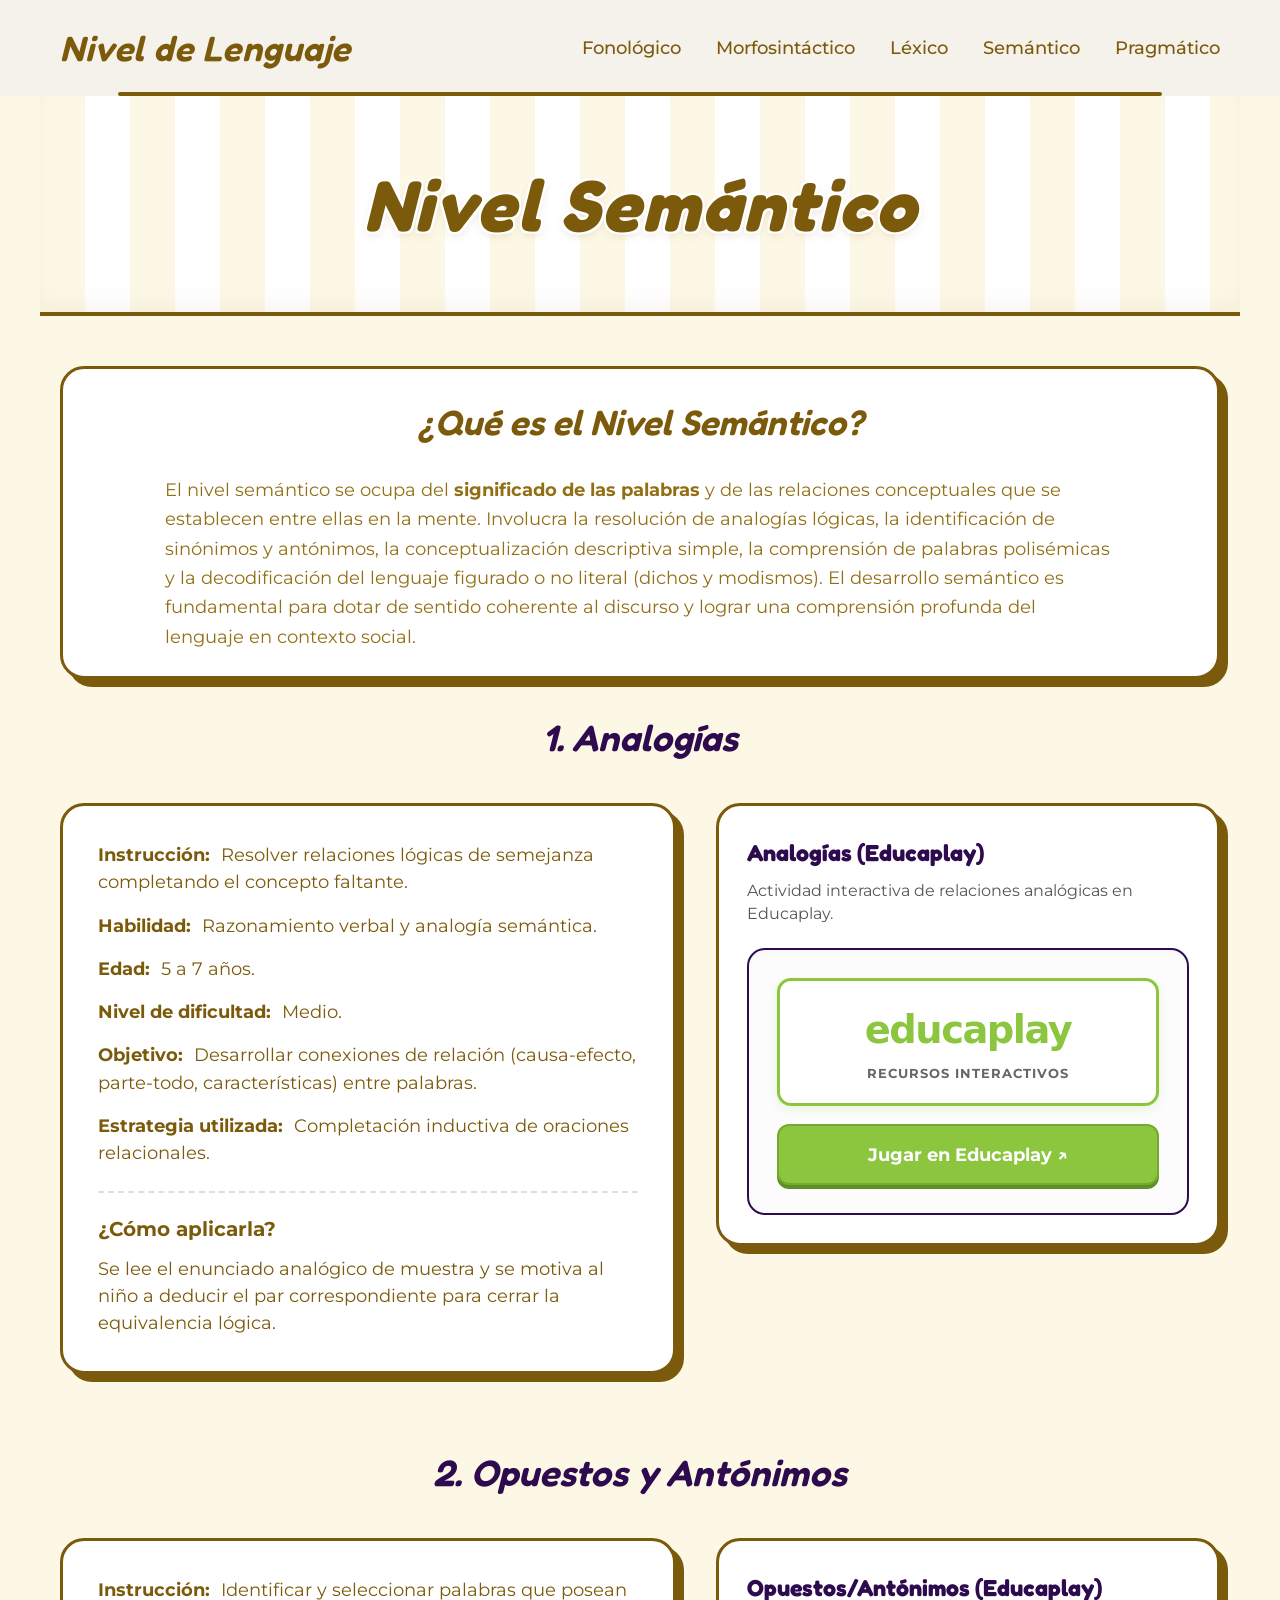
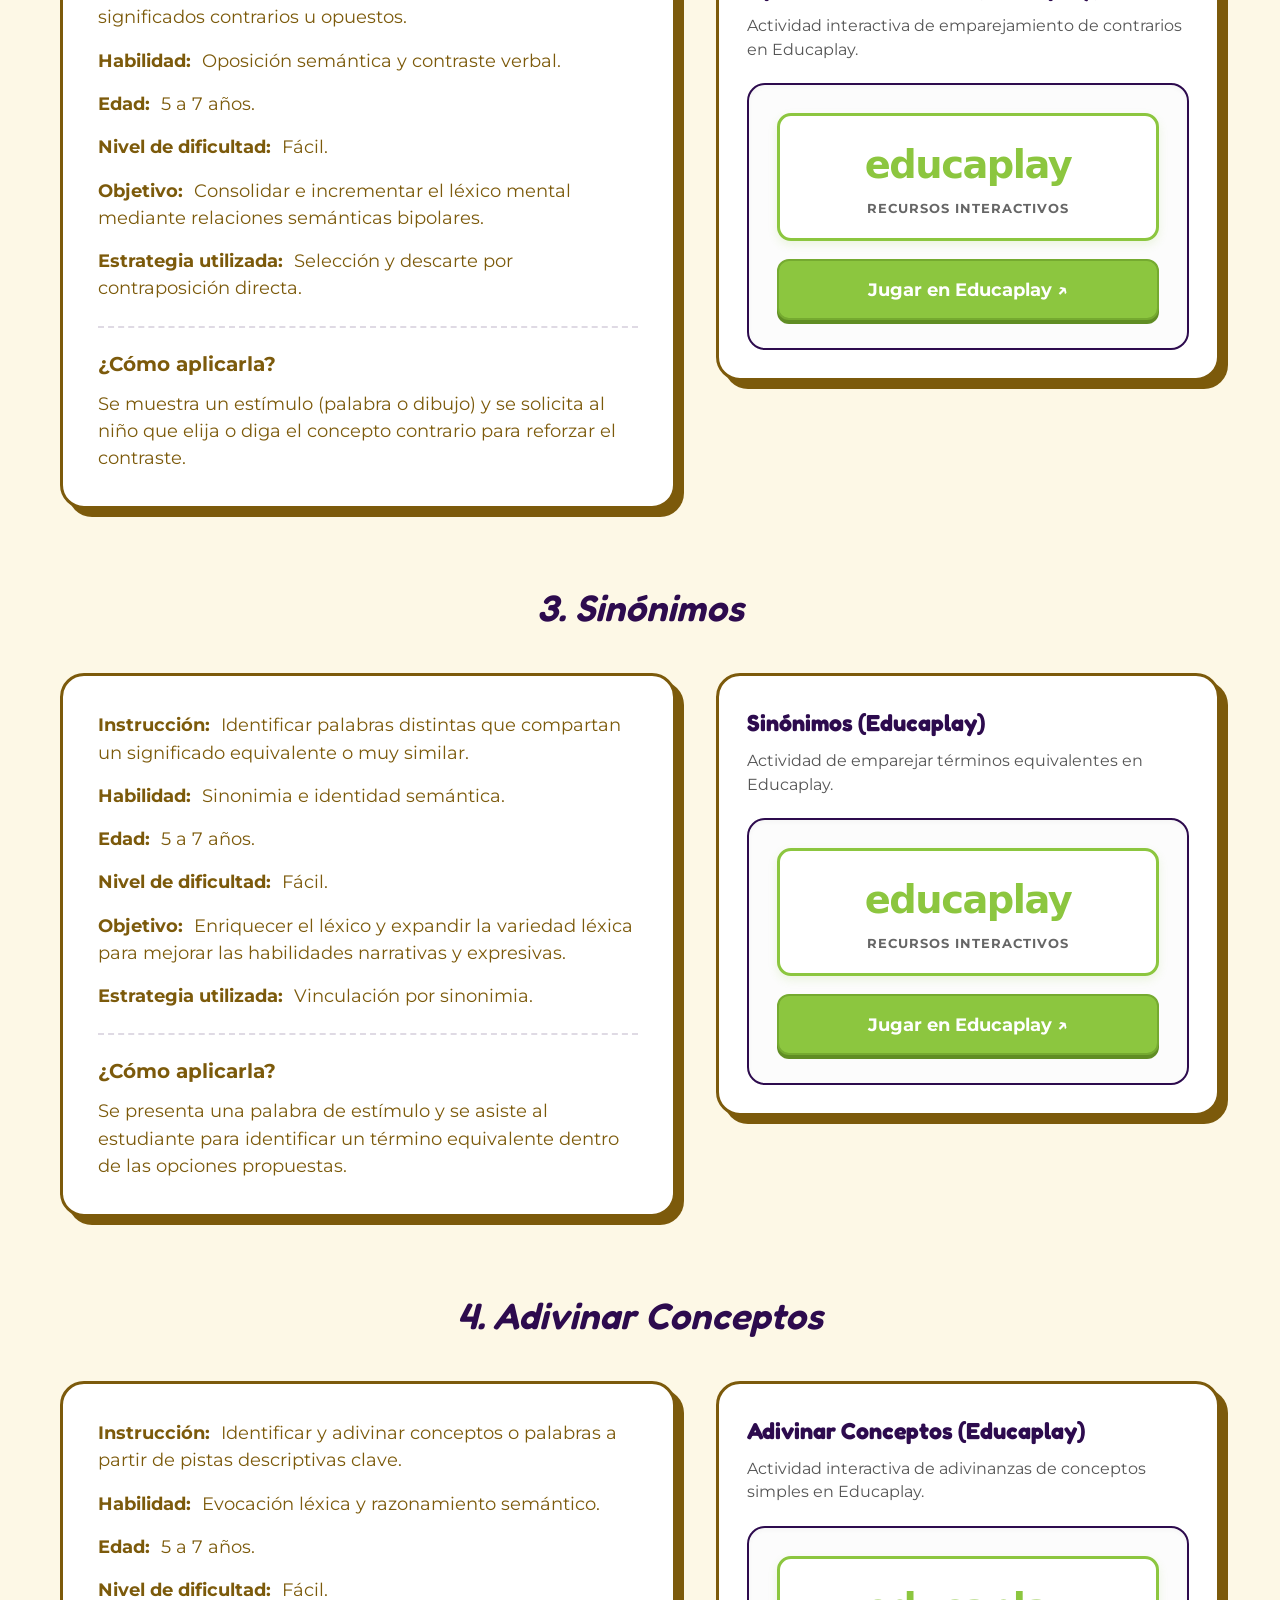
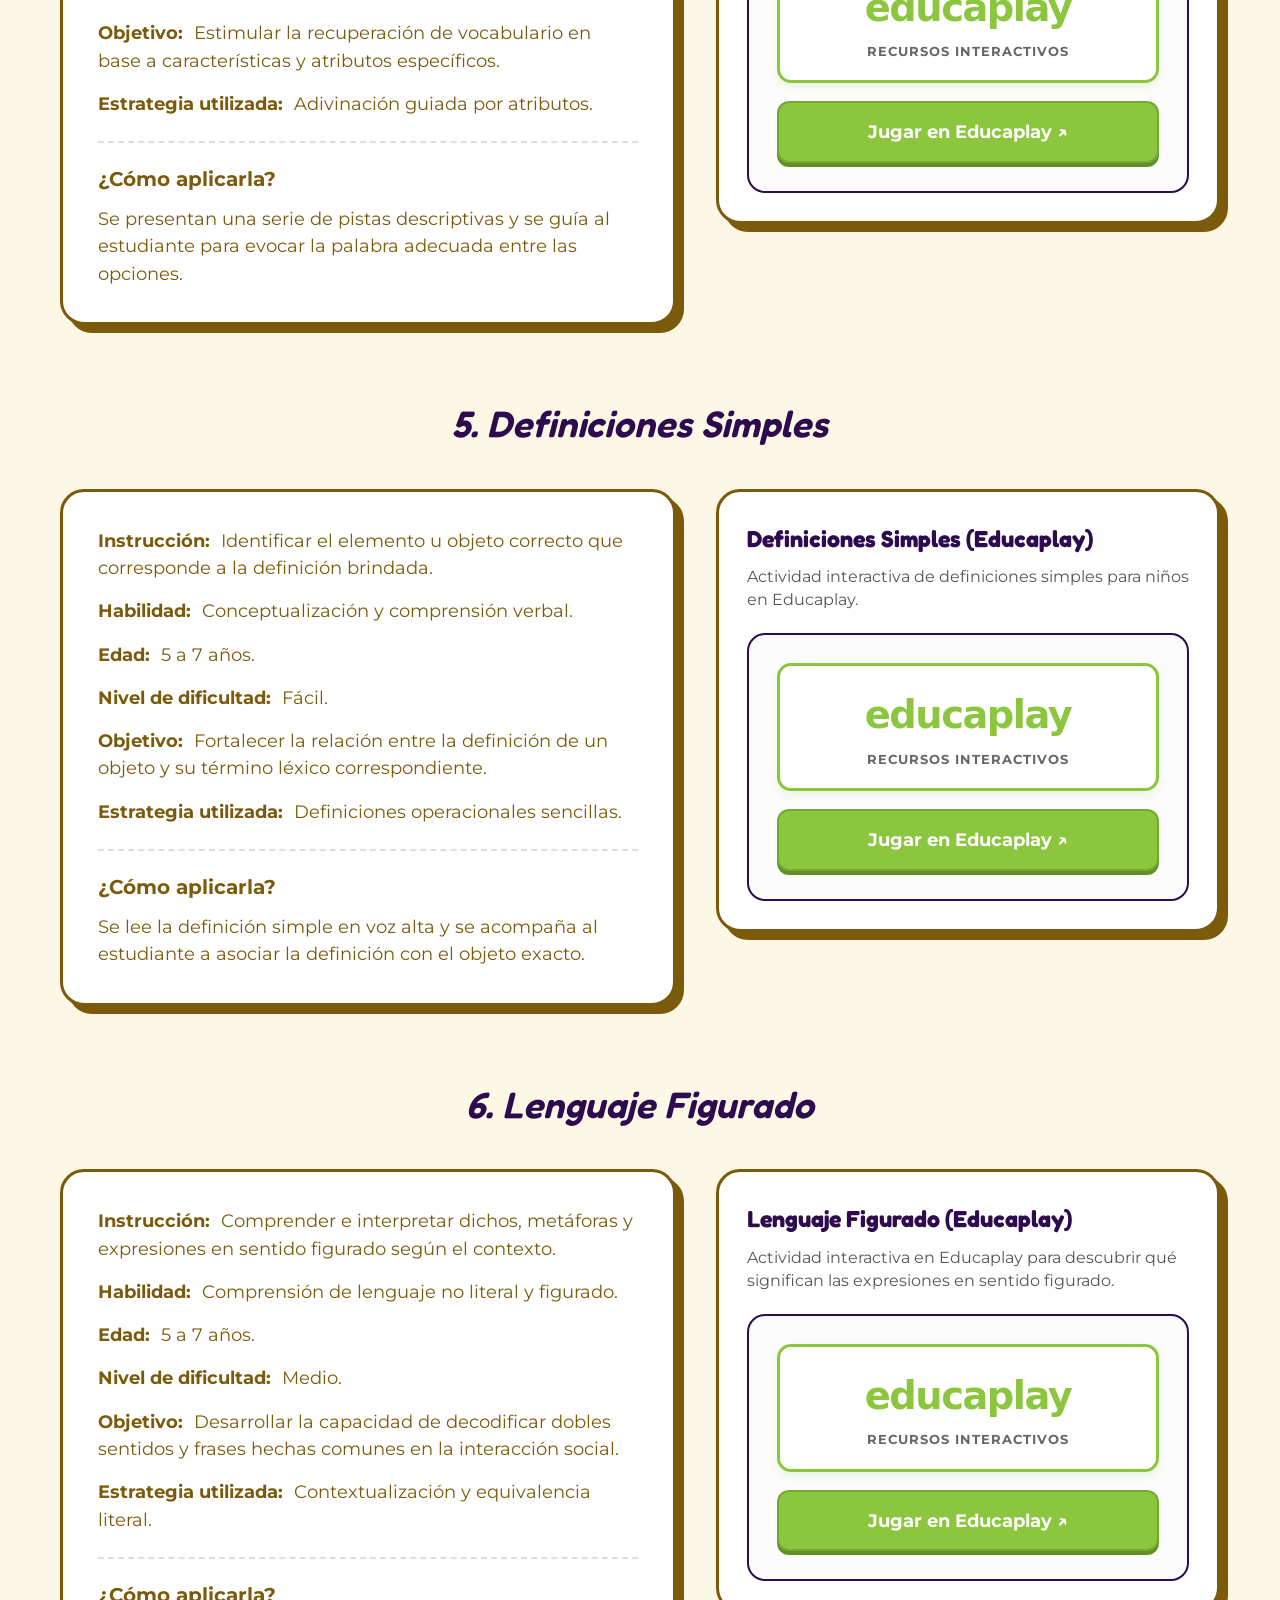
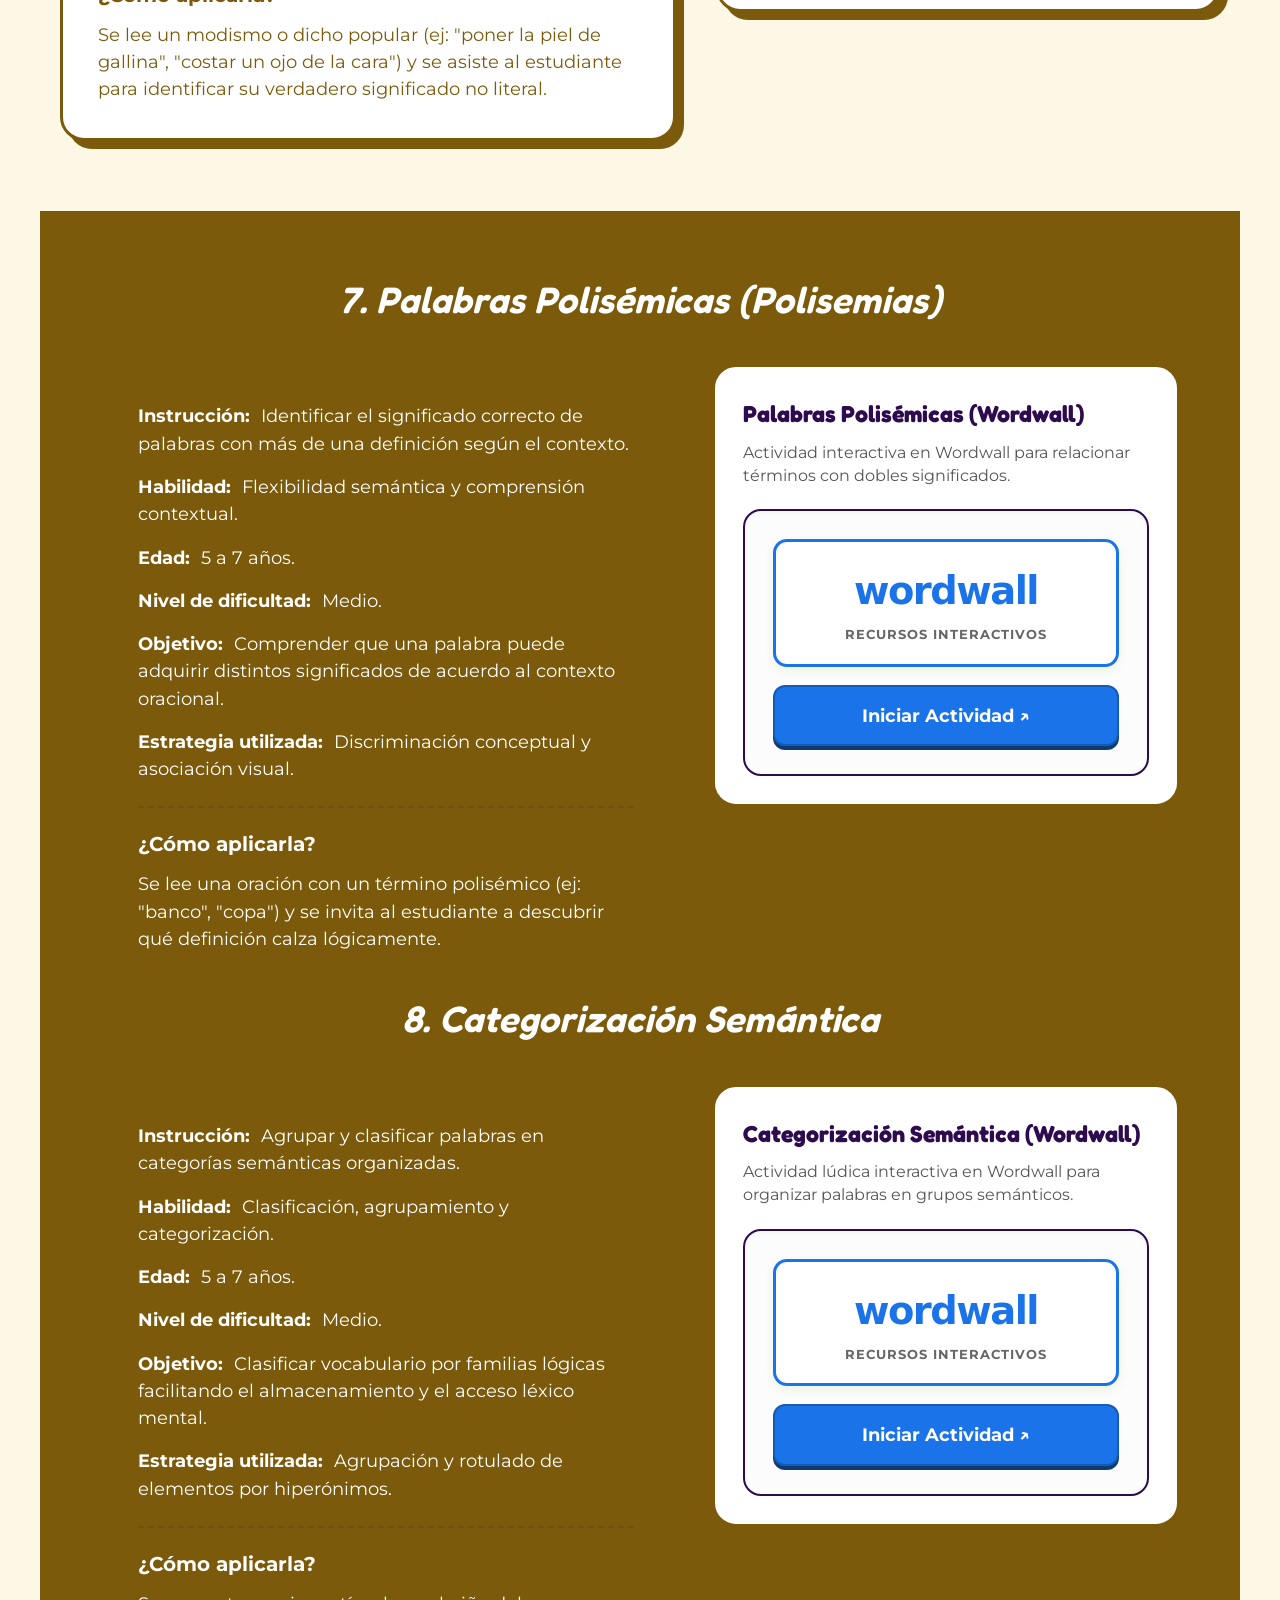
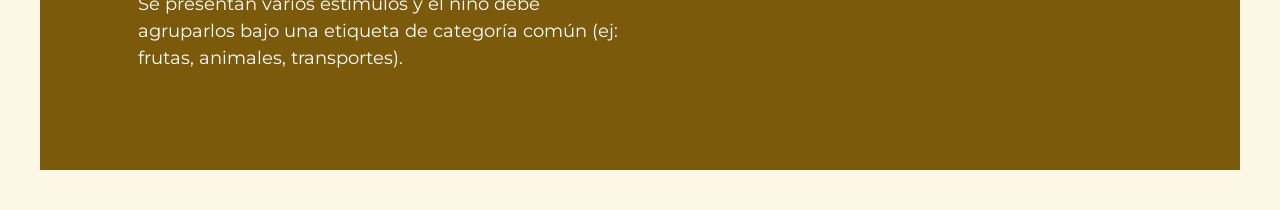
<file: semantico.html>
<!DOCTYPE html>
<html lang="es">
<head>
    <meta charset="UTF-8">
    <meta name="viewport" content="width=device-width, initial-scale=1.0">
    <title>Nivel Semántico - Niveles del Lenguaje</title>
    <!-- Google Fonts -->
    <link rel="preconnect" href="https://fonts.googleapis.com">
    <link rel="preconnect" href="https://fonts.gstatic.com" crossorigin>
    <link href="https://fonts.googleapis.com/css2?family=Fredoka:wght@300..700&family=Outfit:wght@100..900&display=swap" rel="stylesheet">
    <link rel="stylesheet" href="styles.css">
</head>
<body class="amber-theme">
    <!-- OVERLAY DE TRANSICIÓN EN ROMPECABEZAS -->
    <div class="page-transition-overlay expanding" aria-hidden="true"></div>

    <!-- NAVBAR - APARECE EN TODAS LAS PÁGINAS -->
    <nav class="navbar">
        <div class="navbar-container">
            <a href="index.html" class="navbar-title-link">
                <h1 class="navbar-title">Nivel de Lenguaje</h1>
            </a>
            <div class="navbar-right-links">
                <a href="fonologico.html" class="navbar-link link-desktop">Fonológico</a>
                <a href="morfosintactico.html" class="navbar-link link-desktop">Morfosintáctico</a>
                <a href="lexico.html" class="navbar-link link-desktop">Léxico</a>
                <a href="semantico.html" class="navbar-link link-desktop">Semántico</a>
                <a href="pragmatico.html" class="navbar-link link-desktop">Pragmático</a>
                
                <a href="pragmatico.html" class="navbar-link link-mobile mobile-pragmatico">Pragmático</a>
                <a href="fonologico.html" class="navbar-link link-mobile mobile-fonologico">Fonológico</a>
                <a href="morfosintactico.html" class="navbar-link link-mobile mobile-morfosintactico">Morfosintáctico</a>
                <a href="lexico.html" class="navbar-link link-mobile mobile-lexico">Léxico</a>
                <a href="semantico.html" class="navbar-link link-mobile mobile-semantico">Semántico</a>
            </div>
        </div>
        <div class="navbar-line"></div>
    </nav>

    <!-- CONTENIDO PRINCIPAL -->
    <main class="main-content">
        <!-- CABECERA LISTADA -->
        <div class="striped-header-container">
            <div class="striped-header">
                <h2>Nivel Semántico</h2>
            </div>
        </div>

        <!-- DESCRIPCIÓN DEL SEMÁNTICO -->
        <section class="activity-section" style="margin-bottom: 30px;">
            <div class="activity-card-container" style="background: #ffffff; width: 100%; box-sizing: border-box; max-width: 1200px; margin: 0 auto; padding: 25px;">
                <h3 class="levels-subtitle" style="margin-top: 0; color: #7c5a0b; font-family: 'Fredoka', sans-serif; text-align: center;">¿Qué es el Nivel Semántico?</h3>
                <p class="levels-text" style="color: #926f15; font-size: 1.15rem; line-height: 1.6; margin-bottom: 0;">
                    El nivel semántico se ocupa del <strong>significado de las palabras</strong> y de las relaciones conceptuales que se establecen entre ellas en la mente. Involucra la resolución de analogías lógicas, la identificación de sinónimos y antónimos, la conceptualización descriptiva simple, la comprensión de palabras polisémicas y la decodificación del lenguaje figurado o no literal (dichos y modismos). El desarrollo semántico es fundamental para dotar de sentido coherente al discurso y lograr una comprensión profunda del lenguaje en contexto social.
                </p>
            </div>
        </section>

        <!-- SECCIÓN 1: Analogías (Fondo Claro) -->
        <section class="activity-section" id="seccion-analogias">
            <h3 class="activity-section-title">1. Analogías</h3>
            <div class="activity-content-grid">
                <!-- Ficha Técnica -->
                <div class="activity-card-container">
                    <ul class="metadata-list">
                        <li class="metadata-item"><span class="metadata-label">Instrucción:</span> Resolver relaciones lógicas de semejanza completando el concepto faltante.</li>
                        <li class="metadata-item"><span class="metadata-label">Habilidad:</span> Razonamiento verbal y analogía semántica.</li>
                        <li class="metadata-item"><span class="metadata-label">Edad:</span> 5 a 7 años.</li>
                        <li class="metadata-item"><span class="metadata-label">Nivel de dificultad:</span> Medio.</li>
                        <li class="metadata-item"><span class="metadata-label">Objetivo:</span> Desarrollar conexiones de relación (causa-efecto, parte-todo, características) entre palabras.</li>
                        <li class="metadata-item"><span class="metadata-label">Estrategia utilizada:</span> Completación inductiva de oraciones relacionales.</li>
                    </ul>
                    <div class="metadata-how-to">
                        <span class="metadata-how-to-title">¿Cómo aplicarla?</span>
                        <p class="metadata-item">Se lee el enunciado analógico de muestra y se motiva al niño a deducir el par correspondiente para cerrar la equivalencia lógica.</p>
                    </div>
                </div>
                <!-- Juego Card -->
                <div class="activity-games-column">
                    <div class="game-card">
                        <div class="game-info">
                            <span class="game-title">Analogías (Educaplay)</span>
                            <p class="game-description">Actividad interactiva de relaciones analógicas en Educaplay.</p>
                        </div>
                        <div class="mock-educaplay-logo">
                            <div class="educaplay-banner" aria-hidden="true">
                                <span class="educaplay-text-logo">educaplay</span>
                                <span class="educaplay-tagline">Recursos Interactivos</span>
                            </div>
                            <a href="https://es.educaplay.com/recursos-educativos/29800565-analogias.html" target="_blank" rel="noopener" class="educaplay-link-btn">Jugar en Educaplay ↗</a>
                        </div>
                    </div>
                </div>
            </div>
        </section>

        <!-- SECCIÓN 2: Opuestos / Antónimos (Fondo Claro) -->
        <section class="activity-section" id="seccion-opuestos-antonimos">
            <h3 class="activity-section-title">2. Opuestos y Antónimos</h3>
            <div class="activity-content-grid">
                <!-- Ficha Técnica -->
                <div class="activity-card-container">
                    <ul class="metadata-list">
                        <li class="metadata-item"><span class="metadata-label">Instrucción:</span> Identificar y seleccionar palabras que posean significados contrarios u opuestos.</li>
                        <li class="metadata-item"><span class="metadata-label">Habilidad:</span> Oposición semántica y contraste verbal.</li>
                        <li class="metadata-item"><span class="metadata-label">Edad:</span> 5 a 7 años.</li>
                        <li class="metadata-item"><span class="metadata-label">Nivel de dificultad:</span> Fácil.</li>
                        <li class="metadata-item"><span class="metadata-label">Objetivo:</span> Consolidar e incrementar el léxico mental mediante relaciones semánticas bipolares.</li>
                        <li class="metadata-item"><span class="metadata-label">Estrategia utilizada:</span> Selección y descarte por contraposición directa.</li>
                    </ul>
                    <div class="metadata-how-to">
                        <span class="metadata-how-to-title">¿Cómo aplicarla?</span>
                        <p class="metadata-item">Se muestra un estímulo (palabra o dibujo) y se solicita al niño que elija o diga el concepto contrario para reforzar el contraste.</p>
                    </div>
                </div>
                <!-- Juego Card -->
                <div class="activity-games-column">
                    <div class="game-card">
                        <div class="game-info">
                            <span class="game-title">Opuestos/Antónimos (Educaplay)</span>
                            <p class="game-description">Actividad interactiva de emparejamiento de contrarios en Educaplay.</p>
                        </div>
                        <div class="mock-educaplay-logo">
                            <div class="educaplay-banner" aria-hidden="true">
                                <span class="educaplay-text-logo">educaplay</span>
                                <span class="educaplay-tagline">Recursos Interactivos</span>
                            </div>
                            <a href="https://es.educaplay.com/recursos-educativos/29800586-opuestos_antonimos.html" target="_blank" rel="noopener" class="educaplay-link-btn">Jugar en Educaplay ↗</a>
                        </div>
                    </div>
                </div>
            </div>
        </section>

        <!-- SECCIÓN 3: Sinónimos (Fondo Claro) -->
        <section class="activity-section" id="seccion-sinonimos">
            <h3 class="activity-section-title">3. Sinónimos</h3>
            <div class="activity-content-grid">
                <!-- Ficha Técnica -->
                <div class="activity-card-container">
                    <ul class="metadata-list">
                        <li class="metadata-item"><span class="metadata-label">Instrucción:</span> Identificar palabras distintas que compartan un significado equivalente o muy similar.</li>
                        <li class="metadata-item"><span class="metadata-label">Habilidad:</span> Sinonimia e identidad semántica.</li>
                        <li class="metadata-item"><span class="metadata-label">Edad:</span> 5 a 7 años.</li>
                        <li class="metadata-item"><span class="metadata-label">Nivel de dificultad:</span> Fácil.</li>
                        <li class="metadata-item"><span class="metadata-label">Objetivo:</span> Enriquecer el léxico y expandir la variedad léxica para mejorar las habilidades narrativas y expresivas.</li>
                        <li class="metadata-item"><span class="metadata-label">Estrategia utilizada:</span> Vinculación por sinonimia.</li>
                    </ul>
                    <div class="metadata-how-to">
                        <span class="metadata-how-to-title">¿Cómo aplicarla?</span>
                        <p class="metadata-item">Se presenta una palabra de estímulo y se asiste al estudiante para identificar un término equivalente dentro de las opciones propuestas.</p>
                    </div>
                </div>
                <!-- Juego Card -->
                <div class="activity-games-column">
                    <div class="game-card">
                        <div class="game-info">
                            <span class="game-title">Sinónimos (Educaplay)</span>
                            <p class="game-description">Actividad de emparejar términos equivalentes en Educaplay.</p>
                        </div>
                        <div class="mock-educaplay-logo">
                            <div class="educaplay-banner" aria-hidden="true">
                                <span class="educaplay-text-logo">educaplay</span>
                                <span class="educaplay-tagline">Recursos Interactivos</span>
                            </div>
                            <a href="https://es.educaplay.com/recursos-educativos/29800597-sinonimos_empareja_palabras_con_el_mismo_significado.html" target="_blank" rel="noopener" class="educaplay-link-btn">Jugar en Educaplay ↗</a>
                        </div>
                    </div>
                </div>
            </div>
        </section>

        <!-- SECCIÓN 4: Adivinar Conceptos (Fondo Claro) -->
        <section class="activity-section" id="seccion-adivina-conceptos">
            <h3 class="activity-section-title">4. Adivinar Conceptos</h3>
            <div class="activity-content-grid">
                <!-- Ficha Técnica -->
                <div class="activity-card-container">
                    <ul class="metadata-list">
                        <li class="metadata-item"><span class="metadata-label">Instrucción:</span> Identificar y adivinar conceptos o palabras a partir de pistas descriptivas clave.</li>
                        <li class="metadata-item"><span class="metadata-label">Habilidad:</span> Evocación léxica y razonamiento semántico.</li>
                        <li class="metadata-item"><span class="metadata-label">Edad:</span> 5 a 7 años.</li>
                        <li class="metadata-item"><span class="metadata-label">Nivel de dificultad:</span> Fácil.</li>
                        <li class="metadata-item"><span class="metadata-label">Objetivo:</span> Estimular la recuperación de vocabulario en base a características y atributos específicos.</li>
                        <li class="metadata-item"><span class="metadata-label">Estrategia utilizada:</span> Adivinación guiada por atributos.</li>
                    </ul>
                    <div class="metadata-how-to">
                        <span class="metadata-how-to-title">¿Cómo aplicarla?</span>
                        <p class="metadata-item">Se presentan una serie de pistas descriptivas y se guía al estudiante para evocar la palabra adecuada entre las opciones.</p>
                    </div>
                </div>
                <!-- Juego Card -->
                <div class="activity-games-column">
                    <div class="game-card">
                        <div class="game-info">
                            <span class="game-title">Adivinar Conceptos (Educaplay)</span>
                            <p class="game-description">Actividad interactiva de adivinanzas de conceptos simples en Educaplay.</p>
                        </div>
                        <div class="mock-educaplay-logo">
                            <div class="educaplay-banner" aria-hidden="true">
                                <span class="educaplay-text-logo">educaplay</span>
                                <span class="educaplay-tagline">Recursos Interactivos</span>
                            </div>
                            <a href="https://es.educaplay.com/recursos-educativos/29800716-adivina_conceptos_simples_para_ninos.html" target="_blank" rel="noopener" class="educaplay-link-btn">Jugar en Educaplay ↗</a>
                        </div>
                    </div>
                </div>
            </div>
        </section>

        <!-- SECCIÓN 5: Definiciones Simples (Fondo Claro) -->
        <section class="activity-section" id="seccion-definiciones-simples">
            <h3 class="activity-section-title">5. Definiciones Simples</h3>
            <div class="activity-content-grid">
                <!-- Ficha Técnica -->
                <div class="activity-card-container">
                    <ul class="metadata-list">
                        <li class="metadata-item"><span class="metadata-label">Instrucción:</span> Identificar el elemento u objeto correcto que corresponde a la definición brindada.</li>
                        <li class="metadata-item"><span class="metadata-label">Habilidad:</span> Conceptualización y comprensión verbal.</li>
                        <li class="metadata-item"><span class="metadata-label">Edad:</span> 5 a 7 años.</li>
                        <li class="metadata-item"><span class="metadata-label">Nivel de dificultad:</span> Fácil.</li>
                        <li class="metadata-item"><span class="metadata-label">Objetivo:</span> Fortalecer la relación entre la definición de un objeto y su término léxico correspondiente.</li>
                        <li class="metadata-item"><span class="metadata-label">Estrategia utilizada:</span> Definiciones operacionales sencillas.</li>
                    </ul>
                    <div class="metadata-how-to">
                        <span class="metadata-how-to-title">¿Cómo aplicarla?</span>
                        <p class="metadata-item">Se lee la definición simple en voz alta y se acompaña al estudiante a asociar la definición con el objeto exacto.</p>
                    </div>
                </div>
                <!-- Juego Card -->
                <div class="activity-games-column">
                    <div class="game-card">
                        <div class="game-info">
                            <span class="game-title">Definiciones Simples (Educaplay)</span>
                            <p class="game-description">Actividad interactiva de definiciones simples para niños en Educaplay.</p>
                        </div>
                        <div class="mock-educaplay-logo">
                            <div class="educaplay-banner" aria-hidden="true">
                                <span class="educaplay-text-logo">educaplay</span>
                                <span class="educaplay-tagline">Recursos Interactivos</span>
                            </div>
                            <a href="https://es.educaplay.com/recursos-educativos/29800802-definiciones_simples.html" target="_blank" rel="noopener" class="educaplay-link-btn">Jugar en Educaplay ↗</a>
                        </div>
                    </div>
                </div>
            </div>
        </section>

        <!-- SECCIÓN 6: Lenguaje Figurado (Fondo Claro) -->
        <section class="activity-section" id="seccion-lenguaje-figurado">
            <h3 class="activity-section-title">6. Lenguaje Figurado</h3>
            <div class="activity-content-grid">
                <!-- Ficha Técnica -->
                <div class="activity-card-container">
                    <ul class="metadata-list">
                        <li class="metadata-item"><span class="metadata-label">Instrucción:</span> Comprender e interpretar dichos, metáforas y expresiones en sentido figurado según el contexto.</li>
                        <li class="metadata-item"><span class="metadata-label">Habilidad:</span> Comprensión de lenguaje no literal y figurado.</li>
                        <li class="metadata-item"><span class="metadata-label">Edad:</span> 5 a 7 años.</li>
                        <li class="metadata-item"><span class="metadata-label">Nivel de dificultad:</span> Medio.</li>
                        <li class="metadata-item"><span class="metadata-label">Objetivo:</span> Desarrollar la capacidad de decodificar dobles sentidos y frases hechas comunes en la interacción social.</li>
                        <li class="metadata-item"><span class="metadata-label">Estrategia utilizada:</span> Contextualización y equivalencia literal.</li>
                    </ul>
                    <div class="metadata-how-to">
                        <span class="metadata-how-to-title">¿Cómo aplicarla?</span>
                        <p class="metadata-item">Se lee un modismo o dicho popular (ej: "poner la piel de gallina", "costar un ojo de la cara") y se asiste al estudiante para identificar su verdadero significado no literal.</p>
                    </div>
                </div>
                <!-- Juego Card -->
                <div class="activity-games-column">
                    <div class="game-card">
                        <div class="game-info">
                            <span class="game-title">Lenguaje Figurado (Educaplay)</span>
                            <p class="game-description">Actividad interactiva en Educaplay para descubrir qué significan las expresiones en sentido figurado.</p>
                        </div>
                        <div class="mock-educaplay-logo">
                            <div class="educaplay-banner" aria-hidden="true">
                                <span class="educaplay-text-logo">educaplay</span>
                                <span class="educaplay-tagline">Recursos Interactivos</span>
                            </div>
                            <a href="https://es.educaplay.com/recursos-educativos/29800873-lenguaje_figurado_que_significa.html" target="_blank" rel="noopener" class="educaplay-link-btn">Jugar en Educaplay ↗</a>
                        </div>
                    </div>
                </div>
            </div>
        </section>

        <!-- SECCIONES DE WORDWALL (Fondo Oscuro Ámbar) -->
        <div class="dark-amber-section">
            <!-- SECCIÓN 7: Palabras Polisémicas -->
            <section class="activity-section" id="seccion-polisemia">
                <h3 class="activity-section-title">7. Palabras Polisémicas (Polisemias)</h3>
                <div class="activity-content-grid">
                    <!-- Ficha Técnica -->
                    <div class="activity-card-container">
                        <ul class="metadata-list">
                            <li class="metadata-item"><span class="metadata-label">Instrucción:</span> Identificar el significado correcto de palabras con más de una definición según el contexto.</li>
                            <li class="metadata-item"><span class="metadata-label">Habilidad:</span> Flexibilidad semántica y comprensión contextual.</li>
                            <li class="metadata-item"><span class="metadata-label">Edad:</span> 5 a 7 años.</li>
                            <li class="metadata-item"><span class="metadata-label">Nivel de dificultad:</span> Medio.</li>
                            <li class="metadata-item"><span class="metadata-label">Objetivo:</span> Comprender que una palabra puede adquirir distintos significados de acuerdo al contexto oracional.</li>
                            <li class="metadata-item"><span class="metadata-label">Estrategia utilizada:</span> Discriminación conceptual y asociación visual.</li>
                        </ul>
                        <div class="metadata-how-to">
                            <span class="metadata-how-to-title">¿Cómo aplicarla?</span>
                            <p class="metadata-item">Se lee una oración con un término polisémico (ej: "banco", "copa") y se invita al estudiante a descubrir qué definición calza lógicamente.</p>
                        </div>
                    </div>
                    <!-- Juego Card -->
                    <div class="activity-games-column">
                        <div class="game-card">
                            <div class="game-info">
                                <span class="game-title">Palabras Polisémicas (Wordwall)</span>
                                <p class="game-description">Actividad interactiva en Wordwall para relacionar términos con dobles significados.</p>
                            </div>
                            <div class="mock-educaplay-logo">
                                <div class="educaplay-banner" style="border-color:#1a73e8;" aria-hidden="true">
                                    <span class="educaplay-text-logo" style="color:#1a73e8;">wordwall</span>
                                    <span class="educaplay-tagline">Recursos Interactivos</span>
                                </div>
                                <a href="https://wordwall.net/resource/115304850" target="_blank" rel="noopener" class="wordwall-link-btn">Iniciar Actividad ↗</a>
                            </div>
                        </div>
                    </div>
                </div>
            </section>

            <!-- SECCIÓN 8: Categorización Semántica -->
            <section class="activity-section" id="seccion-categorizacion">
                <h3 class="activity-section-title">8. Categorización Semántica</h3>
                <div class="activity-content-grid">
                    <!-- Ficha Técnica -->
                    <div class="activity-card-container">
                        <ul class="metadata-list">
                            <li class="metadata-item"><span class="metadata-label">Instrucción:</span> Agrupar y clasificar palabras en categorías semánticas organizadas.</li>
                            <li class="metadata-item"><span class="metadata-label">Habilidad:</span> Clasificación, agrupamiento y categorización.</li>
                            <li class="metadata-item"><span class="metadata-label">Edad:</span> 5 a 7 años.</li>
                            <li class="metadata-item"><span class="metadata-label">Nivel de dificultad:</span> Medio.</li>
                            <li class="metadata-item"><span class="metadata-label">Objetivo:</span> Clasificar vocabulario por familias lógicas facilitando el almacenamiento y el acceso léxico mental.</li>
                            <li class="metadata-item"><span class="metadata-label">Estrategia utilizada:</span> Agrupación y rotulado de elementos por hiperónimos.</li>
                        </ul>
                        <div class="metadata-how-to">
                            <span class="metadata-how-to-title">¿Cómo aplicarla?</span>
                            <p class="metadata-item">Se presentan varios estímulos y el niño debe agruparlos bajo una etiqueta de categoría común (ej: frutas, animales, transportes).</p>
                        </div>
                    </div>
                    <!-- Juego Card -->
                    <div class="activity-games-column">
                        <div class="game-card">
                            <div class="game-info">
                                <span class="game-title">Categorización Semántica (Wordwall)</span>
                                <p class="game-description">Actividad lúdica interactiva en Wordwall para organizar palabras en grupos semánticos.</p>
                            </div>
                            <div class="mock-educaplay-logo">
                                <div class="educaplay-banner" style="border-color:#1a73e8;" aria-hidden="true">
                                    <span class="educaplay-text-logo" style="color:#1a73e8;">wordwall</span>
                                    <span class="educaplay-tagline">Recursos Interactivos</span>
                                </div>
                                <a href="https://wordwall.net/resource/115304367" target="_blank" rel="noopener" class="wordwall-link-btn">Iniciar Actividad ↗</a>
                            </div>
                        </div>
                    </div>
                </div>
            </section>
        </div>
    </main>

    <script src="script.js"></script>
</body>
</html>
</file>
<file: styles.css>
/* ===== ESTILOS GENERALES ===== */
@import url('https://fonts.googleapis.com/css2?family=Comic+Neue:wght@400;700&family=Fredoka:wght@400;500;600;700&family=Montserrat:wght@400;500;600;700&display=swap');

* {
    margin: 0;
    padding: 0;
    box-sizing: border-box;
}

body {
    font-family: 'Montserrat', sans-serif;
    background-color: #f5f1eb;
    color: #2c3e50;
    line-height: 1.6;
    transition: background-color 0.8s ease; /* Transición suave de fondo */
    overflow-x: hidden; /* Evitar scroll horizontal accidental */
}

/* --- FUENTE DE TÍTULOS PERSONALIZADA --- */
h1, h2, h3, h4, h5, h6,
.navbar-title,
.welcome-title,
.intro-title,
.levels-subtitle,
.level-title,
.activity-section-title,
.game-title,
.striped-header h2,
.transition-text,
.topic-card-title,
.topic-card-title-back {
    font-family: 'Fredoka', 'Comic Neue', 'Montserrat', sans-serif;
}

body.green-theme {
    background-color: #e3ece4; /* Tono verde salvia muy suave y premium */
}

/* ===== NAVBAR - APARECE EN TODAS LAS PÁGINAS ===== */
.navbar {
    background-color: #f5f1eb;
    padding: 20px 60px 0 60px;
    position: sticky;
    top: 0;
    z-index: 1000;
    transition: background-color 0.8s ease; /* Transición suave para la navbar fija */
}

body.green-theme .navbar {
    background-color: #e3ece4; /* La navbar se mimetiza con el nuevo fondo */
}

.navbar-container {
    display: flex;
    justify-content: space-between;
    align-items: center;
    max-width: 1200px;
    margin: 0 auto;
    width: 100%;
    padding-bottom: 16px;
}

.navbar-title-link {
    text-decoration: none;
    color: inherit;
    text-align: left;
}

.navbar-right-links {
    display: flex;
    align-items: center;
    gap: 35px;
}

.navbar-title {
    font-size: 2.2rem;
    font-style: italic;
    font-weight: 600;
    color: #1a1a1a;
    letter-spacing: 0.5px;
    margin-bottom: 0;
    display: inline-block;
}

.navbar-link {
    font-size: 1.15rem;
    font-weight: 500;
    color: #2c3e50;
    text-decoration: none;
    position: relative;
    padding: 5px 0;
    transition: color 0.3s ease;
}

.navbar-link:hover {
    color: #1a1a1a;
}

/* Animación de subrayado al pasar el cursor */
.navbar-link::after {
    content: '';
    position: absolute;
    width: 100%;
    transform: scaleX(0);
    height: 2px;
    bottom: 0;
    left: 0;
    background-color: #1a1a1a;
    transform-origin: bottom right;
    transition: transform 0.25s ease-out;
}

.navbar-link:hover::after {
    transform: scaleX(1);
    transform-origin: bottom left;
}

.navbar-line {
    width: 90%;
    height: 4px;
    background-color: #1a1a1a;
    margin: 0 auto;
    border-radius: 10px;
}

/* ===== CONTENIDO PRINCIPAL ===== */
.main-content {
    min-height: calc(100vh - 150px);
    padding: 40px;
}

/* ===== SECCIÓN DE BIENVENIDA ===== */
.welcome-section {
    display: flex;
    gap: 40px;
    align-items: center;
    justify-content: space-between;
    padding: 40px;
    border-radius: 8px;
}

.welcome-image {
    width: 220px;
    height: 340px;
    object-fit: cover;
    flex-shrink: 0;
}

.img-left {
    order: 1;
}

.img-right {
    order: 3;
}

.welcome-content {
    flex: 1;
    order: 2;
    text-align: justify;
}

.welcome-title {
    font-size: 3.5rem;
    font-style: italic;
    font-weight: 500;
    color: #1a1a1a;
    margin-bottom: 25px;
    text-align: center;
}

.welcome-text {
    font-size: 1.75rem;
    color: #2c3e50;
    line-height: 1.55;
    text-align: center;
    font-weight: 400;
}

/* ===== GUÍA DE INICIO RÁPIDO (ÍNDICE) ===== */
.quick-guide-section {
    padding: 60px 40px;
    background: #ffffff;
    border: 3.5px solid #1a1a1a;
    border-radius: 20px;
    box-shadow: 10px 10px 0px #1a1a1a;
    margin: 40px auto;
    max-width: 1200px;
    width: 90%;
    box-sizing: border-box;
}

.guide-header {
    text-align: center;
    margin-bottom: 45px;
}

.guide-badge {
    display: inline-block;
    padding: 6px 14px;
    background: #e2fcdb;
    color: #27ae60;
    border: 2.5px solid #1a1a1a;
    font-weight: 700;
    font-size: 0.95rem;
    border-radius: 8px;
    margin-bottom: 15px;
    box-shadow: 3px 3px 0px #1a1a1a;
}

.guide-title {
    font-family: 'Fredoka', sans-serif;
    font-size: 2.8rem;
    color: #1a1a1a;
    margin: 0 0 15px 0;
}

.guide-subtitle {
    font-size: 1.25rem;
    color: #4f5f6f;
    max-width: 800px;
    margin: 0 auto;
    line-height: 1.5;
}

.guide-cards-grid {
    display: grid;
    grid-template-columns: repeat(auto-fit, minmax(280px, 1fr));
    gap: 30px;
}

.guide-card-item {
    background: #ffffff;
    border: 3px solid #1a1a1a;
    border-radius: 16px;
    padding: 30px 24px;
    display: flex;
    flex-direction: column;
    position: relative;
    transition: all 0.2s ease;
    box-sizing: border-box;
}

/* Colores neobrutalistas suaves para cada tarjeta */
.guide-card-item.step-1 {
    box-shadow: 6px 6px 0px #e0e0e0;
    background: #fafafa;
}
.guide-card-item.step-1:hover {
    transform: translate(-3px, -3px);
    box-shadow: 9px 9px 0px #1a1a1a;
}

.guide-card-item.step-2 {
    box-shadow: 6px 6px 0px #dcd0ff; /* Morado claro */
    background: #fdfcff;
}
.guide-card-item.step-2:hover {
    transform: translate(-3px, -3px);
    box-shadow: 9px 9px 0px #8060ff;
}

.guide-card-item.step-3 {
    box-shadow: 6px 6px 0px #ffd9cb; /* Terracota claro */
    background: #fffdfc;
}
.guide-card-item.step-3:hover {
    transform: translate(-3px, -3px);
    box-shadow: 9px 9px 0px #ff6b3b;
}

.guide-card-item.step-4 {
    box-shadow: 6px 6px 0px #fef3c7; /* Amber claro */
    background: #fdfdf9;
}
.guide-card-item.step-4:hover {
    transform: translate(-3px, -3px);
    box-shadow: 9px 9px 0px #7c5a0b; /* Amber oscuro tema semántico */
}

.guide-card-item.step-5 {
    box-shadow: 6px 6px 0px #cde0cd; /* Verde claro */
    background: #fcfdfc;
}
.guide-card-item.step-5:hover {
    transform: translate(-3px, -3px);
    box-shadow: 9px 9px 0px #1b4d3e; /* Verde más oscuro tema pragmático */
}

.guide-step-num {
    position: absolute;
    top: -18px;
    left: 20px;
    width: 36px;
    height: 36px;
    background: #1a1a1a;
    color: #ffffff;
    border-radius: 50%;
    display: flex;
    align-items: center;
    justify-content: center;
    font-weight: 800;
    font-size: 1.1rem;
    border: 2px solid #ffffff;
}

.guide-card-title {
    font-family: 'Fredoka', sans-serif;
    font-size: 1.5rem;
    color: #1a1a1a;
    margin: 10px 0 15px 0;
}

.guide-card-desc {
    font-size: 1.05rem;
    color: #4f5f6f;
    line-height: 1.5;
    margin-bottom: 25px;
    flex-grow: 1;
}

.guide-card-btn {
    display: inline-block;
    padding: 10px 20px;
    border: 2px solid #1a1a1a;
    border-radius: 10px;
    background: #ffffff;
    color: #1a1a1a;
    font-weight: 700;
    text-decoration: none;
    text-align: center;
    box-shadow: 0 4px 0 #1a1a1a;
    transition: all 0.15s;
    user-select: none;
}

.guide-card-btn:hover {
    transform: translateY(2px);
    box-shadow: 0 2px 0 #1a1a1a;
}

.guide-card-btn:active {
    transform: translateY(4px);
    box-shadow: none;
}

/* Media Query para pantallas pequeñas */
@media (max-width: 768px) {
    .guide-cards-grid {
        grid-template-columns: 1fr;
        gap: 40px;
    }
    .quick-guide-section {
        padding: 40px 20px;
    }
}

/* --- SEPARADOR Y TÍTULO INTRODUCTORIO --- */
.welcome-separator {
    width: 96%;
    max-width: 1200px;
    height: 3px;
    background-color: #1a1a1a;
    margin: 64px auto 36px auto;
    border-radius: 10px;
}

.intro-title {
    font-size: 3.2rem;
    text-align: center;
    margin: 0 auto;
    font-weight: 600;
    color: #1a1a1a;
    text-transform: capitalize;
    line-height: 1.05;
    letter-spacing: 0.2px;
    max-width: 1200px;
    padding: 0 12px;
}

@media (max-width: 768px) {
    .intro-title {
        font-size: 2rem;
    }
}

@media (max-width: 480px) {
    .intro-title {
        font-size: 1.6rem;
    }
}

/* --- BLOQUE INTRODUCTORIO (SEPARADOR + TÍTULO) --- */
.intro-block {
    display: block;
    padding-top: 16px;
    padding-bottom: 34px;
    text-align: center;
}

/* ===== TARJETAS TEMÁTICAS ===== */
.topics-section {
    display: grid;
    grid-template-columns: repeat(4, minmax(0, 1fr));
    gap: 24px;
    padding: 8px 0 24px;
}

.topic-card {
    background: transparent;
    perspective: 1000px;
    height: 330px; /* Altura fija aumentada para las tarjetas 3D */
}

.topic-card-inner {
    position: relative;
    width: 100%;
    height: 100%;
    text-align: center;
    transition: transform 0.6s cubic-bezier(0.4, 0, 0.2, 1);
    transform-style: preserve-3d;
    cursor: pointer;
}

.topic-card:hover .topic-card-inner {
    transform: rotateY(180deg);
}

.topic-card-front, .topic-card-back {
    position: absolute;
    top: 0;
    left: 0;
    width: 100%;
    height: 100%;
    -webkit-backface-visibility: hidden;
    backface-visibility: hidden;
    border-radius: 18px;
    overflow: hidden;
    display: flex;
    flex-direction: column;
    border: 1px solid #1a1a1a; /* Finito borde negro */
}

.topic-card-front {
    background: #f2eee7;
    position: relative;
}

.topic-card-back {
    background: #2c3e50; /* Color oscuro que contrasta para la parte trasera */
    color: #f5f1eb;
    transform: rotateY(180deg);
    justify-content: center;
    align-items: center;
    padding: 24px;
}

.topic-card-image {
    width: 100%;
    height: 100%;
    object-fit: cover;
    display: block;
}

.topic-card-title {
    position: absolute;
    top: 50%;
    left: 0;
    transform: translateY(-50%);
    width: 100%;
    font-size: 1.8rem;
    font-style: italic;
    text-align: center;
    color: #ffffff;
    padding: 0 15px;
    margin: 0;
    z-index: 2;
    text-shadow: 
        -1.5px -1.5px 0 #000,  
         1.5px -1.5px 0 #000,
        -1.5px  1.5px 0 #000,
         1.5px  1.5px 0 #000,
         0px 2px 5px rgba(0, 0, 0, 0.7);
    pointer-events: none;
}

.topic-card-title-back {
    font-size: 1.6rem;
    font-style: italic;
    text-align: center;
    color: #f2eee7;
    margin-bottom: 12px;
}

.topic-card-text {
    font-size: 1rem;
    line-height: 1.6;
    text-align: center;
    color: #e5dfd5;
    padding: 0;
}

/* ===== SECCIÓN NIVELES DEL LENGUAJE ===== */
.levels-intro-section {
    padding: 0 40px;
    margin: 40px auto 20px auto;
    max-width: 1200px;
    text-align: center;
}

.levels-subtitle {
    font-size: 2.2rem;
    font-style: italic;
    font-weight: 600;
    color: #1a1a1a;
    margin-bottom: 24px;
}

.levels-text {
    font-size: 1.45rem;
    color: #2c3e50;
    line-height: 1.65;
    max-width: 950px;
    margin: 0 auto;
    font-weight: 400;
}

/* ===== CONTENEDOR DE NIVELES DEL LENGUAJE ===== */
.levels-container {
    display: flex;
    flex-direction: column;
    gap: 40px;
    max-width: 1200px;
    margin: 40px auto;
    padding: 0 40px;
}

.level-block {
    width: 65%; /* Da sensación de cascada al no ocupar todo el ancho */
    background: transparent;
    padding: 10px 0;
    box-sizing: border-box;
}

/* Alineación izquierda para los primeros dos bloques */
.level-block.left {
    margin-right: auto;
    margin-left: 0;
    text-align: left;
    border-left: 3px solid #1a1a1a; /* Borde izquierdo de anclaje */
    padding-left: 24px;
}

/* Alineación derecha para los siguientes dos bloques */
.level-block.right {
    margin-left: auto;
    margin-right: 0;
    text-align: right;
    border-right: 3px solid #1a1a1a; /* Borde derecho de anclaje */
    padding-right: 24px;
}

/* Nivel pragmático al final y centrado */
.level-block.center {
    width: 75%;
    margin: 0 auto;
    text-align: center;
    border-bottom: 3px solid #1a1a1a;
    padding-bottom: 24px;
}

.level-title {
    font-size: 1.8rem;
    font-style: italic;
    font-weight: 600;
    color: #1a1a1a;
    margin-bottom: 12px;
}

.level-description {
    font-size: 1.15rem;
    color: #2c3e50;
    line-height: 1.6;
}

/* Links de navegación específicos para móvil/escritorio */
.navbar-link.link-mobile {
    display: none !important;
}

/* ===== OVERLAY DE TRANSICIÓN EN ROMPECABEZAS (PUZZLE) ===== */
.page-transition-overlay {
    position: fixed;
    top: 0;
    left: 0;
    width: 100vw;
    height: 100vh;
    z-index: 99999;
    pointer-events: none;
    display: grid;
    /* Columnas y filas dinámicas por JS (adaptables a móvil/escritorio) */
    background-color: transparent;
    overflow: hidden;
}

.page-transition-overlay.expanding,
.page-transition-overlay.shrinking {
    pointer-events: all;
}

/* Estilos de las piezas del puzle */
.puzzle-piece {
    width: 100%;
    height: 100%;
    position: relative;
    overflow: visible;
    pointer-events: none;
    transform: scale(0);
    opacity: 0;
    transition: transform 0.5s cubic-bezier(0.175, 0.885, 0.32, 1.275), opacity 0.3s ease;
    z-index: 1;
}

.puzzle-piece svg {
    width: 100%;
    height: 100%;
    overflow: visible;
    display: block;
}

.puzzle-piece path {
    fill: var(--puzzle-color, #1a1a1a);
    stroke: #1a1a1a;
    stroke-width: 3.5px;
    stroke-linejoin: round;
}

/* Color de las piezas adaptadas al tema */
body.green-theme {
    --puzzle-color: #cce2d3;
}
body.purple-theme {
    --puzzle-color: #dcd0f0;
}
body.terracotta-theme {
    --puzzle-color: #f2cebf;
}
body.amber-theme {
    --puzzle-color: #f5e5b3;
}

/* Texto de la Transición */
.transition-text {
    position: fixed;
    top: 50%;
    left: 50%;
    transform: translate(-50%, -50%) scale(0.85);
    font-family: 'Fredoka', sans-serif;
    font-size: 5.8rem;
    font-weight: 900;
    line-height: 1.05;
    text-align: center;
    opacity: 0;
    pointer-events: none;
    user-select: none;
    letter-spacing: 1px;
    transition: opacity 0.4s ease, transform 0.4s ease;
    z-index: 100000;
    /* Borde grueso blanco neobrutalista para el texto */
    text-shadow: 
        3px 3px 0px #ffffff, 
        -3px -3px 0px #ffffff, 
        3px -3px 0px #ffffff, 
        -3px 3px 0px #ffffff,
        3px 0px 0px #ffffff,
        -3px 0px 0px #ffffff,
        0px 3px 0px #ffffff,
        0px -3px 0px #ffffff;
}

.page-transition-overlay.expanding .transition-text {
    opacity: 1;
    transform: translate(-50%, -50%) scale(1);
    transition-delay: 0.25s;
}

.page-transition-overlay.shrinking .transition-text {
    opacity: 0;
    transform: translate(-50%, -50%) scale(0.95);
}

@media (max-width: 768px) {
    .transition-text {
        font-size: 3.4rem;
        line-height: 1.1;
    }
}

/* ===== PALETAS DE COLOR - TEMAS DE PÁGINAS EXTRA ===== */

/* --- TEMA MORADO (Página Fonológica) --- */
body.purple-theme {
    background-color: #e0bbf6;
    color: #2d0b4e;
}

body.purple-theme .navbar {
    background-color: #e0bbf6;
}

body.purple-theme .navbar-title,
body.purple-theme .navbar-link {
    color: #2d0b4e;
}

body.purple-theme .navbar-link::after {
    background-color: #2d0b4e;
}

body.purple-theme .navbar-line,
body.purple-theme .welcome-separator,
body.purple-theme .level-block.left,
body.purple-theme .level-block.right,
body.purple-theme .level-block.center {
    background-color: #2d0b4e;
    border-color: #2d0b4e;
}

body.purple-theme .level-title,
body.purple-theme .levels-subtitle {
    color: #2d0b4e;
}

body.purple-theme .level-description,
body.purple-theme .levels-text {
    color: #4a2176;
}

/* --- TEMA TERRACOTA (Página Morfosintáctica) --- */
body.terracotta-theme {
    background-color: #f3cab8;
    color: #4e1f13;
}

body.terracotta-theme .navbar {
    background-color: #f3cab8;
}

body.terracotta-theme .navbar-title,
body.terracotta-theme .navbar-link {
    color: #4e1f13;
}

body.terracotta-theme .navbar-link::after {
    background-color: #4e1f13;
}

body.terracotta-theme .navbar-line,
body.terracotta-theme .welcome-separator,
body.terracotta-theme .level-block.left,
body.terracotta-theme .level-block.right,
body.terracotta-theme .level-block.center {
    background-color: #4e1f13;
    border-color: #4e1f13;
}

body.terracotta-theme .level-title,
body.terracotta-theme .levels-subtitle {
    color: #4e1f13;
}

body.terracotta-theme .level-description,
body.terracotta-theme .levels-text {
    color: #6a3427;
}

/* ===== SECCIÓN FONOLÓGICO Y JUEGOS ===== */

/* Cabecera a Rayas Verticales */
.striped-header-container {
    width: 100%;
    margin-top: -40px; /* Compensa el padding superior del main-content */
    margin-bottom: 50px;
    padding: 0;
}

.striped-header {
    width: 100%;
    min-height: 220px;
    background: repeating-linear-gradient(
        90deg,
        #f5e6ff,
        #f5e6ff 45px,
        #ffffff 45px,
        #ffffff 90px
    );
    display: flex;
    align-items: center;
    justify-content: center;
    border-bottom: 4px solid #2d0b4e;
    padding: 40px 20px;
    position: relative;
    box-shadow: inset 0 -10px 20px rgba(45, 11, 78, 0.05);
}

.striped-header h2 {
    font-family: 'Montserrat', sans-serif;
    font-size: clamp(2rem, 8vw, 4.5rem);
    font-style: italic;
    font-weight: 700;
    color: #2d0b4e;
    text-align: center;
    margin: 0;
    letter-spacing: 2px;
    text-shadow: 
        -2px -2px 0 #fff,  
         2px -2px 0 #fff,
        -2px  2px 0 #fff,
         2px  2px 0 #fff,
         0px 4px 10px rgba(45, 11, 78, 0.15);
}

/* Contenedor de Actividad y Rejilla de Columnas */
.activity-section {
    max-width: 1200px;
    margin: 0 auto 70px auto;
    padding: 0 20px;
}

.activity-section-title {
    font-size: 2.3rem;
    font-style: italic;
    font-weight: 600;
    text-align: center;
    margin-bottom: 35px;
    color: #2d0b4e;
    position: relative;
    display: inline-block;
    width: 100%;
}

.activity-content-grid {
    display: grid;
    grid-template-columns: 1.1fr 0.9fr;
    gap: 40px;
    align-items: start;
}

/* Ficha Pedagógica (Columna Izquierda) */
.activity-card-container {
    background: #ffffff;
    border: 3.5px solid #2d0b4e;
    border-radius: 24px;
    padding: 35px;
    box-shadow: 8px 8px 0px #2d0b4e;
    transition: transform 0.3s cubic-bezier(0.175, 0.885, 0.32, 1.275);
}

.activity-card-container:hover {
    transform: translate(-3px, -3px);
    box-shadow: 11px 11px 0px #2d0b4e;
}

/* Secciones de Fondo Morado Profundo (Alternantes) */
.dark-purple-section {
    background-color: #3e1269;
    color: #ffffff;
    padding: 60px 40px;
}

.dark-purple-section .activity-section {
    margin-bottom: 0;
}

.dark-purple-section .activity-section-title {
    color: #ffffff;
}

.dark-purple-section .activity-card-container {
    background: #2d0b4e;
    color: #ffffff;
    border-color: #ffffff;
    box-shadow: 8px 8px 0px #ffffff;
}

.dark-purple-section .activity-card-container:hover {
    box-shadow: 11px 11px 0px #ffffff;
}

/* Formateo de la lista de metadatos */
.metadata-list {
    list-style: none;
    display: flex;
    flex-direction: column;
    gap: 16px;
}

.metadata-item {
    font-size: 1.1rem;
    line-height: 1.55;
}

.metadata-label {
    font-weight: 700;
    color: inherit;
    margin-right: 6px;
}

.metadata-how-to {
    margin-top: 24px;
    padding-top: 20px;
    border-top: 2px dashed rgba(45, 11, 78, 0.15);
}

.dark-purple-section .metadata-how-to {
    border-top-color: rgba(255, 255, 255, 0.2);
}

.metadata-how-to-title {
    font-weight: 700;
    font-size: 1.25rem;
    margin-bottom: 10px;
    display: block;
}

/* Juegos / Actividades (Columna Derecha) */
.activity-games-column {
    display: flex;
    flex-direction: column;
    gap: 35px;
}

.game-card {
    background: #ffffff;
    border: 3.5px solid #2d0b4e;
    border-radius: 24px;
    padding: 28px;
    box-shadow: 8px 8px 0px #2d0b4e;
    display: flex;
    flex-direction: column;
    gap: 22px;
    transition: transform 0.3s cubic-bezier(0.175, 0.885, 0.32, 1.275);
    color: #2c3e50;
}

.game-card:hover {
    transform: translate(-3px, -3px);
    box-shadow: 11px 11px 0px #2d0b4e;
}

.dark-purple-section .game-card {
    border-color: #ffffff;
    box-shadow: 8px 8px 0px #ffffff;
}

.dark-purple-section .game-card:hover {
    box-shadow: 11px 11px 0px #ffffff;
}

.game-info {
    display: flex;
    flex-direction: column;
    gap: 8px;
}

.game-title {
    font-size: 1.45rem;
    font-weight: 700;
    color: #2d0b4e;
}

.game-description {
    font-size: 1rem;
    color: #555555;
    line-height: 1.45;
}

/* Estilos de Maquetas de Juegos CSS */

/* 1. Completar la Oración (Cloze) */
.mock-cloze-game {
    background: #fdfaf6;
    border: 2px solid #2d0b4e;
    border-radius: 16px;
    padding: 24px;
    display: flex;
    flex-direction: column;
    gap: 24px;
    box-shadow: inset 0 2px 6px rgba(0,0,0,0.05);
}

.cloze-sentence {
    font-size: 1.25rem;
    line-height: 2.2;
    color: #2c3e50;
    text-align: left;
}

.cloze-dropzone {
    display: inline-block;
    min-width: 90px;
    height: 36px;
    border-bottom: 3px solid #2d0b4e;
    margin: 0 6px;
    vertical-align: middle;
    text-align: center;
    line-height: 36px;
    font-weight: 700;
    color: #2d0b4e;
    transition: all 0.2s;
    cursor: pointer;
    background-color: rgba(45, 11, 78, 0.03);
    border-radius: 4px 4px 0 0;
}

.cloze-dropzone.hovered {
    background-color: #f1e5fc;
}

.cloze-dropzone.filled {
    border: 2.5px solid #2d0b4e;
    border-radius: 8px;
    background: #e0bbf6;
    line-height: 30px;
    padding: 0 10px;
    box-shadow: 0 2px 4px rgba(0,0,0,0.05);
}

.cloze-options {
    display: flex;
    justify-content: center;
    gap: 12px;
    flex-wrap: wrap;
    padding-top: 15px;
    border-top: 1px dashed rgba(45, 11, 78, 0.15);
}

.cloze-word {
    padding: 8px 18px;
    border-radius: 10px;
    border: 2.5px solid #2d0b4e;
    font-weight: 700;
    font-size: 1rem;
    cursor: pointer;
    transition: all 0.2s ease;
    color: #ffffff;
    box-shadow: 0 4px 0 #2d0b4e;
    user-select: none;
}

.cloze-word:hover {
    transform: translateY(-2px);
    box-shadow: 0 6px 0 #2d0b4e;
}

.cloze-word:active {
    transform: translateY(2px);
    box-shadow: 0 2px 0 #2d0b4e;
}

.cloze-word.word-blue { background-color: #2f80ed; }
.cloze-word.word-red { background-color: #eb5757; }
.cloze-word.word-orange { background-color: #f2994a; }
.cloze-word.word-green { background-color: #27ae60; }

.cloze-word.used {
    opacity: 0.25;
    cursor: not-allowed;
    transform: none !important;
    box-shadow: none !important;
}

/* Botón Reiniciar para Juegos */
/* Botón Reiniciar para Juegos */
.game-reset-btn {
    background: none;
    border: none;
    color: #2d0b4e;
    font-weight: 600;
    cursor: pointer;
    font-size: 0.9rem;
    display: inline-flex;
    align-items: center;
    gap: 5px;
    opacity: 0.8;
    transition: opacity 0.2s;
}

.game-reset-btn:hover {
    opacity: 1;
    text-decoration: underline;
}

/* Fila de controles de juego (Reiniciar y Siguiente) */
.game-controls-row {
    display: flex;
    align-items: center;
    justify-content: space-between;
    width: 100%;
    margin-top: 20px;
    gap: 15px;
}

/* Botón Siguiente Ejemplo Neobrutalista */
.game-next-btn {
    background-color: #27ae60;
    color: #ffffff;
    border: 3px solid #1a1a1a;
    border-radius: 8px;
    padding: 8px 16px;
    font-family: 'Fredoka', 'Comic Neue', sans-serif;
    font-weight: 700;
    font-size: 0.95rem;
    cursor: pointer;
    box-shadow: 3px 3px 0px #1a1a1a;
    transition: all 0.15s ease;
    display: inline-flex;
    align-items: center;
    gap: 6px;
}

.game-next-btn:hover {
    transform: translate(-2px, -2px);
    box-shadow: 5px 5px 0px #1a1a1a;
    background-color: #2ecc71;
}

.game-next-btn:active {
    transform: translate(2px, 2px);
    box-shadow: 1px 1px 0px #1a1a1a;
}

/* Cabecera de Niveles del Juego */
.game-level-header {
    display: flex;
    justify-content: flex-start;
    width: 100%;
    margin-bottom: 12px;
}

.game-level-indicator {
    background-color: #f5f1eb;
    border: 2px solid #1a1a1a;
    color: #1a1a1a;
    padding: 4px 12px;
    font-size: 0.85rem;
    font-weight: 700;
    border-radius: 20px;
    box-shadow: 2px 2px 0px #1a1a1a;
    display: inline-block;
}

/* Ilustraciones vectoriales de juegos (sa-quiz y secuencias) */
.sa-table-container {
    width: 80px;
    height: 60px;
    position: relative;
    margin: 10px auto;
}
.sa-table-top {
    width: 80px;
    height: 12px;
    background-color: #d35400;
    border: 3px solid #1a1a1a;
    border-radius: 4px;
}
.sa-table-leg {
    width: 8px;
    height: 38px;
    background-color: #a04000;
    border: 3px solid #1a1a1a;
    position: absolute;
    bottom: 0;
}
.sa-table-leg.leg-left { left: 10px; }
.sa-table-leg.leg-right { right: 10px; }

.sa-soup-container {
    width: 80px;
    height: 60px;
    position: relative;
    margin: 10px auto;
}
.sa-soup-bowl {
    width: 70px;
    height: 35px;
    background-color: #3498db;
    border: 3px solid #1a1a1a;
    border-bottom-left-radius: 35px;
    border-bottom-right-radius: 35px;
    position: absolute;
    bottom: 5px;
    left: 5px;
}
.sa-soup-steam {
    width: 4px;
    height: 15px;
    background-color: #7f8c8d;
    position: absolute;
    top: 5px;
    border-radius: 2px;
}
.sa-soup-steam.steam1 { left: 25px; animation: steam 1.5s infinite; }
.sa-soup-steam.steam2 { left: 38px; animation: steam 1.5s infinite 0.5s; }
.sa-soup-steam.steam3 { left: 51px; animation: steam 1.5s infinite 1s; }

@keyframes steam {
    0% { transform: translateY(0) scaleY(1); opacity: 0.5; }
    50% { transform: translateY(-5px) scaleY(1.2); opacity: 0.8; }
    100% { transform: translateY(-10px) scaleY(1); opacity: 0; }
}

.sequence-emoji-illustration {
    font-size: 3.5rem;
    height: 85px;
    display: flex;
    align-items: center;
    justify-content: center;
    background-color: #ffffff;
    border: 3px solid #1a1a1a;
    border-radius: 12px;
    box-shadow: 3px 3px 0px #1a1a1a;
    margin-bottom: 12px;
    user-select: none;
}

/* 2. Grid de Selección y Parlante (Quiz) */
.mock-quiz-grid {
    display: grid;
    grid-template-columns: repeat(2, 1fr);
    gap: 15px;
}

.quiz-button {
    padding: 16px 20px;
    border: 3px solid #2d0b4e;
    border-radius: 16px;
    font-size: 1.2rem;
    font-weight: 700;
    cursor: pointer;
    display: flex;
    align-items: center;
    justify-content: space-between;
    transition: all 0.25s cubic-bezier(0.175, 0.885, 0.32, 1.275);
    color: #ffffff;
    box-shadow: 0 4px 0 #2d0b4e;
    outline: none;
    user-select: none;
}

.quiz-button:hover {
    transform: translateY(-2px);
    box-shadow: 0 6px 0 #2d0b4e;
}

.quiz-button:active {
    transform: translateY(2px);
    box-shadow: 0 2px 0 #2d0b4e;
}

.quiz-button.blue { background-color: #2f80ed; }
.quiz-button.red { background-color: #eb5757; }
.quiz-button.orange { background-color: #f2994a; }
.quiz-button.green { background-color: #27ae60; }

.speaker-btn {
    background: rgba(255, 255, 255, 0.25);
    border: none;
    border-radius: 50%;
    width: 34px;
    height: 34px;
    display: flex;
    align-items: center;
    justify-content: center;
    cursor: pointer;
    color: white;
    transition: background 0.2s, transform 0.2s;
}

.speaker-btn:hover {
    background: rgba(255, 255, 255, 0.4);
    transform: scale(1.1);
}

.quiz-button.correct-pulse {
    animation: correctPulseAnim 0.5s ease 2 alternate;
    border-color: #27ae60;
    box-shadow: 0 4px 15px rgba(39, 174, 96, 0.5);
}

.quiz-button.incorrect-shake {
    animation: shakeAnim 0.4s ease;
    border-color: #eb5757;
}

@keyframes correctPulseAnim {
    0% { transform: scale(1); }
    100% { transform: scale(1.05); }
}

@keyframes shakeAnim {
    0%, 100% { transform: translateX(0); }
    20%, 60% { transform: translateX(-6px); }
    40%, 80% { transform: translateX(6px); }
}

/* 3. Escucha y selecciona (___sa) */
.mock-sa-game {
    background: #fdfaf6;
    border: 2px solid #2d0b4e;
    border-radius: 18px;
    padding: 24px;
    display: flex;
    flex-direction: column;
    align-items: center;
    gap: 22px;
}

.sa-display-card {
    display: flex;
    flex-direction: column;
    align-items: center;
    gap: 16px;
    position: relative;
    width: 100%;
}

.sa-speaker-main {
    font-size: 2.2rem;
    background: #e0bbf6;
    color: #2d0b4e;
    border: 2.5px solid #2d0b4e;
    width: 54px;
    height: 54px;
    border-radius: 50%;
    display: flex;
    align-items: center;
    justify-content: center;
    cursor: pointer;
    transition: all 0.2s;
    box-shadow: 0 3px 0 #2d0b4e;
}

.sa-speaker-main:hover {
    transform: scale(1.1);
    background-color: #c98eef;
}

.sa-speaker-main:active {
    transform: translateY(2px) scale(1.05);
    box-shadow: none;
}

.sa-speaker-main.speaking {
    animation: speakerWave 0.6s infinite alternate;
}

@keyframes speakerWave {
    0% { box-shadow: 0 0 0 0px rgba(224, 187, 246, 0.7); }
    100% { box-shadow: 0 0 0 12px rgba(224, 187, 246, 0); }
}

.sa-word-blank {
    font-size: 2.8rem;
    font-weight: 700;
    color: #2d0b4e;
    letter-spacing: 3px;
    font-family: 'Montserrat', sans-serif;
    margin-top: 10px;
}

/* Ilustración vectorial CSS de una casita */
.sa-house-container {
    width: 130px;
    height: 120px;
    position: relative;
    margin-bottom: 5px;
}

.sa-roof {
    width: 0;
    height: 0;
    border-left: 65px solid transparent;
    border-right: 65px solid transparent;
    border-bottom: 50px solid #eb5757;
    position: absolute;
    top: 0;
}

.sa-base {
    width: 110px;
    height: 70px;
    background: #f2c94c;
    position: absolute;
    bottom: 0;
    left: 10px;
    border-radius: 0 0 4px 4px;
}

.sa-door {
    width: 32px;
    height: 48px;
    background: #8b5a2b;
    position: absolute;
    bottom: 0;
    left: 49px;
    border-radius: 4px 4px 0 0;
}

.sa-door::after {
    content: '';
    width: 6px;
    height: 6px;
    background: #f2c94c;
    border-radius: 50%;
    position: absolute;
    top: 24px;
    right: 4px;
}

.sa-window {
    width: 24px;
    height: 24px;
    background: #56ccf2;
    position: absolute;
    top: 15px;
    border-radius: 4px;
    border: 2px solid #333;
}

.sa-window.win-left { left: 20px; }
.sa-window.win-right { right: 20px; }

.sa-options-grid {
    display: grid;
    grid-template-columns: repeat(2, 1fr);
    gap: 12px;
    width: 100%;
}

.sa-opt-btn {
    padding: 14px;
    border: 2.5px solid #2d0b4e;
    border-radius: 12px;
    font-size: 1.3rem;
    font-weight: 700;
    cursor: pointer;
    color: white;
    text-align: center;
    transition: all 0.2s;
    box-shadow: 0 4px 0 #2d0b4e;
    user-select: none;
}

.sa-opt-btn:hover {
    transform: translateY(-2px);
    box-shadow: 0 6px 0 #2d0b4e;
}

.sa-opt-btn:active {
    transform: translateY(2px);
    box-shadow: 0 2px 0 #2d0b4e;
}

.sa-opt-btn.blue { background-color: #2f80ed; }
.sa-opt-btn.red { background-color: #eb5757; }
.sa-opt-btn.orange { background-color: #f2994a; }
.sa-opt-btn.green { background-color: #27ae60; }

.sa-opt-btn.correct {
    background-color: #27ae60 !important;
    border-color: #27ae60 !important;
    box-shadow: 0 4px 0 #1e7e43 !important;
}

.sa-opt-btn.incorrect {
    background-color: #eb5757 !important;
    border-color: #eb5757 !important;
    box-shadow: 0 4px 0 #c23b3b !important;
    animation: shakeAnim 0.4s ease;
}

/* 4. Tablero de Memoria (Memory Match) */
.mock-memory-board {
    display: grid;
    grid-template-columns: repeat(3, 1fr);
    gap: 15px;
    perspective: 1000px;
    min-height: 240px;
}

.memory-tile {
    height: 110px;
    position: relative;
    transform-style: preserve-3d;
    transition: transform 0.5s cubic-bezier(0.175, 0.885, 0.32, 1.275);
    cursor: pointer;
    user-select: none;
}

.memory-tile.flipped {
    transform: rotateY(180deg);
}

.tile-front, .tile-back {
    position: absolute;
    width: 100%;
    height: 100%;
    backface-visibility: hidden;
    border-radius: 16px;
    border: 3px solid #2d0b4e;
    display: flex;
    flex-direction: column;
    align-items: center;
    justify-content: center;
    font-size: 1.8rem;
    font-weight: 700;
    box-shadow: 0 4px 0 #2d0b4e;
    transition: box-shadow 0.2s;
}

.tile-front {
    background: #e0bbf6;
    color: #2d0b4e;
}

.memory-tile:hover .tile-front {
    background: #d4a5ef;
}

.tile-back {
    background: #ffffff;
    color: #2d0b4e;
    transform: rotateY(180deg);
}

.tile-back.matched {
    background-color: #e2fcdb;
    border-color: #27ae60;
    color: #27ae60;
    box-shadow: 0 4px 0 #27ae60;
}

.tile-back.matched .tile-speaker {
    color: #27ae60;
}

.tile-butterfly-icon {
    font-size: 2.5rem;
    animation: flutter 0.8s ease-in-out infinite alternate;
}

@keyframes flutter {
    0% { transform: translateY(0) scaleX(1); }
    100% { transform: translateY(-4px) scaleX(0.85); }
}

.tile-speaker {
    position: absolute;
    top: 8px;
    right: 8px;
    font-size: 0.9rem;
    color: #888888;
}

/* 5. Educaplay & Aplauso de Sílabas */
.mock-educaplay-logo {
    background: #fcfcfc;
    border: 2.5px solid #2d0b4e;
    border-radius: 18px;
    padding: 28px;
    display: flex;
    flex-direction: column;
    align-items: center;
    gap: 18px;
    text-align: center;
    box-shadow: inset 0 2px 5px rgba(0,0,0,0.03);
}

.educaplay-banner {
    width: 100%;
    background: #ffffff;
    border: 3px solid #8cc63f;
    border-radius: 14px;
    padding: 18px;
    display: flex;
    flex-direction: column;
    justify-content: center;
    align-items: center;
    gap: 4px;
    box-shadow: 0 4px 10px rgba(140, 198, 63, 0.15);
}

.educaplay-text-logo {
    font-size: 2.4rem;
    font-weight: 800;
    color: #8cc63f;
    letter-spacing: -1.5px;
    font-family: system-ui, -apple-system, BlinkMacSystemFont, "Segoe UI", Roboto, sans-serif;
}

.educaplay-tagline {
    font-size: 0.8rem;
    color: #666;
    text-transform: uppercase;
    font-weight: 700;
    letter-spacing: 1px;
}

.educaplay-link-btn {
    display: inline-block;
    width: 100%;
    padding: 14px;
    background: #8cc63f;
    color: white;
    text-decoration: none;
    border-radius: 12px;
    font-weight: 700;
    font-size: 1.15rem;
    border: 2.5px solid #75aa30;
    box-shadow: 0 4px 0 #608d24;
    transition: all 0.1s ease;
    text-align: center;
}

.educaplay-link-btn:hover {
    transform: translateY(2px);
    box-shadow: 0 2px 0 #608d24;
}

.educaplay-link-btn:active {
    transform: translateY(4px);
    box-shadow: none;
}

body.terracotta-theme .mock-educaplay-logo {
    border-color: #4e1f13;
}

.dark-terracotta-section .mock-educaplay-logo {
    border-color: #ffffff;
    background: #4e1f13;
}

/* 6. Wordwall & Secondary Buttons */
.mock-wordwall-logo {
    background: #fcfcfc;
    border: 2.5px solid #4e1f13;
    border-radius: 18px;
    padding: 28px;
    display: flex;
    flex-direction: column;
    align-items: center;
    gap: 18px;
    text-align: center;
    box-shadow: inset 0 2px 5px rgba(0,0,0,0.03);
}

.dark-terracotta-section .mock-wordwall-logo {
    border-color: #ffffff;
    background: #4e1f13;
}

.wordwall-banner {
    width: 100%;
    background: #ffffff;
    border: 3px solid #1a73e8;
    border-radius: 14px;
    padding: 18px;
    display: flex;
    flex-direction: column;
    justify-content: center;
    align-items: center;
    gap: 4px;
    box-shadow: 0 4px 10px rgba(26, 115, 232, 0.15);
}

.wordwall-text-logo {
    font-size: 2.4rem;
    font-weight: 800;
    color: #1a73e8;
    letter-spacing: -1.5px;
    font-family: system-ui, -apple-system, BlinkMacSystemFont, "Segoe UI", Roboto, sans-serif;
}

.wordwall-tagline {
    font-size: 0.8rem;
    color: #666;
    text-transform: uppercase;
    font-weight: 700;
    letter-spacing: 1px;
}

.wordwall-link-btn {
    display: inline-block;
    width: 100%;
    padding: 14px;
    background: #1a73e8;
    color: white;
    text-decoration: none;
    border-radius: 12px;
    font-weight: 700;
    font-size: 1.15rem;
    border: 2.5px solid #155cb4;
    box-shadow: 0 4px 0 #0d3c75;
    transition: all 0.1s ease;
    text-align: center;
}

.wordwall-link-btn:hover {
    transform: translateY(2px);
    box-shadow: 0 2px 0 #0d3c75;
}

.wordwall-link-btn:active {
    transform: translateY(4px);
    box-shadow: none;
}

.game-secondary-btn {
    display: inline-flex;
    align-items: center;
    justify-content: center;
    gap: 6px;
    padding: 14px;
    margin-top: 14px;
    border-radius: 12px;
    border: 2.5px solid #4e1f13;
    font-weight: 700;
    font-size: 1.15rem;
    cursor: pointer;
    background: #ffffff;
    color: #4e1f13;
    box-shadow: 0 4px 0 #4e1f13;
    text-decoration: none;
    transition: all 0.15s;
    user-select: none;
    width: 100%;
    box-sizing: border-box;
}

.game-secondary-btn:hover {
    transform: translateY(-2px);
    box-shadow: 0 6px 0 #4e1f13;
}

.game-secondary-btn:active {
    transform: translateY(2px);
    box-shadow: 0 2px 0 #4e1f13;
}

.dark-terracotta-section .game-secondary-btn {
    border-color: #ffffff;
    background: #4e1f13;
    color: #ffffff;
    box-shadow: 0 4px 0 #ffffff;
}

.dark-terracotta-section .game-secondary-btn:hover {
    box-shadow: 0 6px 0 #ffffff;
}

.dark-terracotta-section .game-secondary-btn:active {
    box-shadow: 0 2px 0 #ffffff;
}

body.purple-theme .game-secondary-btn {
    border-color: #2d0b4e;
    color: #2d0b4e;
    box-shadow: 0 4px 0 #2d0b4e;
}

body.purple-theme .game-secondary-btn:hover {
    box-shadow: 0 6px 0 #2d0b4e;
}

body.purple-theme .game-secondary-btn:active {
    box-shadow: 0 2px 0 #2d0b4e;
}

.dark-purple-section .game-secondary-btn {
    border-color: #ffffff;
    background: #2d0b4e;
    color: #ffffff;
    box-shadow: 0 4px 0 #ffffff;
}

.dark-purple-section .game-secondary-btn:hover {
    box-shadow: 0 6px 0 #ffffff;
}

.dark-purple-section .game-secondary-btn:active {
    box-shadow: 0 2px 0 #ffffff;
}

body.green-theme .game-secondary-btn {
    border-color: #1b4d3e;
    color: #1b4d3e;
    box-shadow: 0 4px 0 #1b4d3e;
}

body.green-theme .game-secondary-btn:hover {
    box-shadow: 0 6px 0 #1b4d3e;
}

body.green-theme .game-secondary-btn:active {
    box-shadow: 0 2px 0 #1b4d3e;
}

.dark-green-section .game-secondary-btn {
    border-color: #ffffff;
    background: #1b4d3e;
    color: #ffffff;
    box-shadow: 0 4px 0 #ffffff;
}

.dark-green-section .game-secondary-btn:hover {
    box-shadow: 0 6px 0 #ffffff;
}

.dark-green-section .game-secondary-btn:active {
    box-shadow: 0 2px 0 #ffffff;
}

/* Deletrear con Aplausos (Clapping) */
.mock-clapping {
    background: #fdfaf6;
    border: 2px solid #2d0b4e;
    border-radius: 18px;
    padding: 24px;
    display: flex;
    flex-direction: column;
    align-items: center;
    gap: 22px;
}

.clapping-display {
    width: 100%;
    display: flex;
    justify-content: space-between;
    gap: 20px;
    background: white;
    border: 2.5px solid #2d0b4e;
    border-radius: 14px;
    padding: 18px;
    box-shadow: inset 0 2px 6px rgba(0,0,0,0.05);
}

.clapping-notebook {
    flex: 1.1;
    border-left: 3px solid #e0bbf6;
    padding-left: 15px;
    display: flex;
    flex-direction: column;
    justify-content: center;
}

.clapping-notebook-title {
    font-size: 0.85rem;
    text-transform: uppercase;
    color: #999;
    font-weight: 700;
    letter-spacing: 0.5px;
}

.clapping-notebook-word {
    font-size: 1.45rem;
    font-weight: 700;
    color: #2d0b4e;
    margin-top: 4px;
}

.clapping-notebook-syllables {
    font-size: 1.3rem;
    margin-top: 12px;
    letter-spacing: 3px;
    color: #eb5757;
    min-height: 30px;
    font-weight: 700;
    display: flex;
    align-items: center;
}

.clapping-computer {
    flex: 0.9;
    display: flex;
    flex-direction: column;
    align-items: center;
    justify-content: center;
    border: 2.5px solid #d0d0d0;
    background: #f5f5f5;
    border-radius: 12px;
    padding: 10px;
    position: relative;
    box-shadow: 0 4px 6px rgba(0,0,0,0.05);
}

.clapping-screen {
    width: 100%;
    height: 75px;
    background: #2b2b2b;
    border-radius: 6px;
    display: flex;
    align-items: center;
    justify-content: center;
    color: #6fcf97;
    font-family: monospace;
    font-size: 0.9rem;
    font-weight: bold;
    text-align: center;
    padding: 6px;
    border: 2px solid #4f4f4f;
    box-shadow: inset 0 0 10px rgba(0,0,0,0.8);
}

.clapping-keyboard {
    width: 85%;
    height: 8px;
    background: #b0b0b0;
    border-radius: 0 0 6px 6px;
    margin-top: 3px;
    box-shadow: 0 2px 2px rgba(0,0,0,0.1);
}

.clapping-base {
    width: 35%;
    height: 12px;
    background: #c0c0c0;
}

.clapping-controls {
    display: flex;
    flex-direction: column;
    align-items: center;
    gap: 12px;
    width: 100%;
}

.clap-interactive-btn {
    width: 70px;
    height: 70px;
    border-radius: 50%;
    background: #e0bbf6;
    border: 3.5px solid #2d0b4e;
    display: flex;
    align-items: center;
    justify-content: center;
    font-size: 2.4rem;
    cursor: pointer;
    box-shadow: 0 5px 0 #2d0b4e;
    transition: all 0.1s ease;
    user-select: none;
}

.clap-interactive-btn:hover {
    transform: translateY(2px);
    box-shadow: 0 3px 0 #2d0b4e;
    background-color: #d4a5ef;
}

.clap-interactive-btn:active {
    transform: translateY(5px);
    box-shadow: none;
}

.clap-interactive-btn.clapped {
    animation: clapShake 0.15s ease-out;
}

@keyframes clapShake {
    0% { transform: scale(1) rotate(0deg); }
    50% { transform: scale(1.15) rotate(-10deg); }
    100% { transform: scale(1) rotate(0deg); }
}

.clap-feedback {
    font-size: 1.05rem;
    color: #2d0b4e;
    font-weight: 700;
    text-align: center;
    min-height: 24px;
}

.clapping-syllable-chips {
    display: flex;
    gap: 8px;
    margin-top: 10px;
    flex-wrap: wrap;
    justify-content: center;
}

.syllable-chip {
    padding: 6px 12px;
    background: #e0e0e0;
    border: 1.5px solid #ccc;
    border-radius: 8px;
    font-size: 0.95rem;
    font-weight: 700;
    color: #666;
    transition: all 0.2s;
}

.syllable-chip.active {
    background: #27ae60;
    color: white;
    border-color: #27ae60;
    box-shadow: 0 2px 4px rgba(39, 174, 96, 0.3);
}

/* ===== RESPONSIVE ===== */

/* --- TABLETS / LAPTOPS PEQUEÑOS (Hasta 1024px) --- */
@media (max-width: 1024px) {
    .topics-section {
        grid-template-columns: repeat(2, minmax(0, 1fr));
    }

    .welcome-image {
        width: 170px;
        height: 270px;
    }

    .welcome-title {
        font-size: 2.8rem;
    }

    .welcome-text {
        font-size: 1.4rem;
    }

    .levels-subtitle {
        font-size: 2rem;
    }

    .levels-text {
        font-size: 1.3rem;
    }

    .activity-content-grid {
        grid-template-columns: 1fr;
        gap: 30px;
    }
}

/* ===== SECCIÓN MORFOSINTÁCTICO Y JUEGOS ===== */

body.terracotta-theme .striped-header-container {
    width: 100%;
    margin-top: -40px;
    margin-bottom: 50px;
    padding: 0;
}

body.terracotta-theme .striped-header {
    width: 100%;
    min-height: 220px;
    background: repeating-linear-gradient(
        90deg,
        #fbe5da,
        #fbe5da 45px,
        #ffffff 45px,
        #ffffff 90px
    );
    display: flex;
    align-items: center;
    justify-content: center;
    border-bottom: 4px solid #4e1f13;
    padding: 40px 20px;
    position: relative;
    box-shadow: inset 0 -10px 20px rgba(78, 31, 19, 0.05);
}

body.terracotta-theme .striped-header h2 {
    font-family: 'Montserrat', sans-serif;
    font-size: clamp(2rem, 8vw, 4.5rem);
    font-style: italic;
    font-weight: 700;
    color: #4e1f13;
    text-align: center;
    margin: 0;
    letter-spacing: 2px;
    text-shadow: 
        -2px -2px 0 #fff,  
         2px -2px 0 #fff,
        -2px  2px 0 #fff,
         2px  2px 0 #fff,
         0px 4px 10px rgba(78, 31, 19, 0.15);
}

/* Fichas Terracota y Secciones Oscuras */
body.terracotta-theme .activity-card-container {
    border-color: #4e1f13;
    box-shadow: 8px 8px 0px #4e1f13;
}

body.terracotta-theme .activity-card-container:hover {
    transform: translate(-3px, -3px);
    box-shadow: 11px 11px 0px #4e1f13;
}

body.terracotta-theme .game-card {
    border-color: #4e1f13;
    box-shadow: 8px 8px 0px #4e1f13;
}

body.terracotta-theme .game-card:hover {
    transform: translate(-3px, -3px);
    box-shadow: 11px 11px 0px #4e1f13;
}

.dark-terracotta-section {
    background-color: #6a3427;
    color: #ffffff;
    padding: 60px 40px;
}

.dark-terracotta-section .activity-section {
    margin-bottom: 0;
}

.dark-terracotta-section .activity-section-title {
    color: #ffffff;
}

.dark-terracotta-section .activity-card-container {
    background: #4e1f13;
    color: #ffffff;
    border-color: #ffffff;
    box-shadow: 8px 8px 0px #ffffff;
}

.dark-terracotta-section .activity-card-container:hover {
    box-shadow: 11px 11px 0px #ffffff;
}

.dark-terracotta-section .game-card {
    border-color: #ffffff;
    box-shadow: 8px 8px 0px #ffffff;
}

.dark-terracotta-section .game-card:hover {
    box-shadow: 11px 11px 0px #ffffff;
}

/* 1. Juego de Concordancia */
.mock-concordance-game {
    background: #fdfaf6;
    border: 2.5px solid #4e1f13;
    border-radius: 18px;
    padding: 24px;
    display: flex;
    flex-direction: column;
    align-items: center;
    gap: 22px;
}

.concordance-display-card {
    display: flex;
    flex-direction: column;
    align-items: center;
    gap: 16px;
    width: 100%;
}

.concordance-noun {
    font-size: 2.5rem;
    font-weight: 700;
    color: #4e1f13;
    letter-spacing: 1px;
}

.concordance-phrase {
    font-size: 1.6rem;
    font-weight: 600;
    color: #555555;
    min-height: 40px;
    display: flex;
    align-items: center;
    justify-content: center;
    gap: 12px;
    background: #ffffff;
    width: 100%;
    padding: 12px;
    border: 2px solid #e0e0e0;
    border-radius: 10px;
}

.concordance-phrase span.article-slot {
    border-bottom: 3.5px solid #4e1f13;
    min-width: 70px;
    text-align: center;
    font-weight: 700;
    color: #4e1f13;
    display: inline-block;
    padding-bottom: 2px;
}

.concordance-grid {
    display: grid;
    grid-template-columns: repeat(2, 1fr);
    gap: 12px;
    width: 100%;
}

.concordance-btn {
    padding: 14px;
    border: 2.5px solid #4e1f13;
    border-radius: 12px;
    font-size: 1.3rem;
    font-weight: 700;
    cursor: pointer;
    text-align: center;
    background: #fbe5da;
    color: #4e1f13;
    box-shadow: 0 4px 0 #4e1f13;
    transition: all 0.2s;
    user-select: none;
}

.concordance-btn:hover {
    transform: translateY(-2px);
    box-shadow: 0 6px 0 #4e1f13;
}

.concordance-btn:active {
    transform: translateY(2px);
    box-shadow: 0 2px 0 #4e1f13;
}

.concordance-btn.correct {
    background-color: #27ae60 !important;
    border-color: #27ae60 !important;
    color: white !important;
    box-shadow: 0 4px 0 #1e7e43 !important;
}

.concordance-btn.incorrect {
    background-color: #eb5757 !important;
    border-color: #eb5757 !important;
    color: white !important;
    box-shadow: 0 4px 0 #c23b3b !important;
    animation: shakeAnim 0.4s ease;
}

/* 2. Ordenador de Sintaxis */
.mock-syntax-game {
    background: #fdfaf6;
    border: 2.5px solid #4e1f13;
    border-radius: 18px;
    padding: 24px;
    display: flex;
    flex-direction: column;
    gap: 22px;
}

.syntax-sentence-area {
    font-size: 1.3rem;
    min-height: 70px;
    border: 2.5px dashed rgba(78, 31, 19, 0.25);
    border-radius: 14px;
    padding: 15px;
    display: flex;
    flex-wrap: wrap;
    gap: 10px;
    align-items: center;
    justify-content: center;
    background: #ffffff;
    box-shadow: inset 0 2px 5px rgba(0,0,0,0.03);
}

.syntax-word-chip {
    padding: 8px 16px;
    border-radius: 10px;
    border: 2px solid #4e1f13;
    background: #fbe5da;
    color: #4e1f13;
    font-weight: 700;
    cursor: pointer;
    animation: popChip 0.2s ease-out;
}

.syntax-words-pool {
    display: flex;
    justify-content: center;
    gap: 12px;
    flex-wrap: wrap;
    margin-top: 10px;
    padding-top: 15px;
    border-top: 1px dashed rgba(78, 31, 19, 0.15);
}

.syntax-pool-word {
    padding: 10px 18px;
    border-radius: 12px;
    border: 2.5px solid #4e1f13;
    font-weight: 700;
    font-size: 1.05rem;
    cursor: pointer;
    background: white;
    color: #4e1f13;
    box-shadow: 0 4px 0 #4e1f13;
    transition: all 0.2s;
    user-select: none;
}

.syntax-pool-word:hover {
    transform: translateY(-2px);
    box-shadow: 0 6px 0 #4e1f13;
}

.syntax-pool-word:active {
    transform: translateY(2px);
    box-shadow: 0 2px 0 #4e1f13;
}

.syntax-pool-word.used {
    opacity: 0.25;
    cursor: not-allowed;
    transform: none !important;
    box-shadow: none !important;
}

/* 3. Secuencias Temporales */
.mock-sequence-game {
    background: #fdfaf6;
    border: 2.5px solid #4e1f13;
    border-radius: 18px;
    padding: 24px;
    display: flex;
    flex-direction: column;
    gap: 22px;
}

.sequence-board {
    display: grid;
    grid-template-columns: repeat(3, 1fr);
    gap: 15px;
}

.sequence-card {
    background: white;
    border: 2.5px solid #4e1f13;
    border-radius: 16px;
    padding: 15px 10px;
    display: flex;
    flex-direction: column;
    align-items: center;
    gap: 14px;
    cursor: pointer;
    transition: all 0.25s cubic-bezier(0.175, 0.885, 0.32, 1.275);
    box-shadow: 0 4px 0 #4e1f13;
    position: relative;
    user-select: none;
}

.sequence-card:hover {
    transform: translateY(-4px);
    box-shadow: 0 8px 0 #4e1f13;
}

.sequence-illustration {
    height: 80px;
    width: 100%;
    display: flex;
    align-items: center;
    justify-content: center;
    position: relative;
    border: 1px solid #f0f0f0;
    border-radius: 10px;
    background: #fafafa;
}

/* Dibujos CSS de Secuencia de Planta */
.ill-pot {
    width: 48px;
    height: 32px;
    background: #e67e22;
    clip-path: polygon(12% 0%, 88% 0%, 75% 100%, 25% 100%);
    position: absolute;
    bottom: 8px;
    border-radius: 0 0 4px 4px;
}

.ill-dirt {
    width: 38px;
    height: 8px;
    background: #8b5a2b;
    position: absolute;
    bottom: 34px;
    border-radius: 50%;
}

.ill-seed {
    width: 8px;
    height: 5px;
    background: #f1c40f;
    border-radius: 50%;
    position: absolute;
    bottom: 37px;
}

.ill-stem {
    width: 5px;
    height: 40px;
    background: #27ae60;
    position: absolute;
    bottom: 8px;
    border-radius: 2px;
}

.ill-leaf {
    width: 14px;
    height: 8px;
    background: #2cc771;
    border-radius: 50%;
    position: absolute;
}

.ill-leaf.left {
    bottom: 24px;
    right: 50%;
    transform: rotate(-30deg);
    transform-origin: right bottom;
}

.ill-leaf.right {
    bottom: 18px;
    left: 50%;
    transform: rotate(30deg);
    transform-origin: left bottom;
}

.ill-water-drops {
    position: absolute;
    top: 5px;
    font-size: 1.3rem;
    animation: drip 1s infinite;
}

.ill-flower-head {
    width: 28px;
    height: 28px;
    background: #eb5757;
    border-radius: 50%;
    position: absolute;
    top: 10px;
    display: flex;
    align-items: center;
    justify-content: center;
    box-shadow: 0 2px 4px rgba(0,0,0,0.1);
}

.ill-flower-center {
    width: 10px;
    height: 10px;
    background: #f2c94c;
    border-radius: 50%;
}

.sequence-order-badge {
    position: absolute;
    top: -8px;
    left: -8px;
    background: #4e1f13;
    color: white;
    width: 24px;
    height: 24px;
    border-radius: 50%;
    display: flex;
    align-items: center;
    justify-content: center;
    font-weight: bold;
    font-size: 0.85rem;
    border: 2px solid white;
    box-shadow: 0 2px 4px rgba(0,0,0,0.15);
}

.sequence-order-badge.correct {
    background-color: #27ae60;
}

/* --- REFACTORIZACIÓN NEOBRUTALISTA DE CONTENEDOR DE NIVELES EN INICIO --- */
.levels-container {
    display: grid;
    grid-template-columns: repeat(2, 1fr);
    gap: 30px;
    max-width: 1200px;
    margin: 50px auto;
    padding: 0 40px;
}

.level-block {
    width: 100% !important; /* Desactivar anchos de cascada anteriores */
    margin: 0 !important;
    background: #ffffff !important;
    border: 3.5px solid #1a1a1a !important;
    border-radius: 24px !important;
    padding: 30px !important;
    box-shadow: 8px 8px 0px #1a1a1a !important;
    transition: transform 0.3s cubic-bezier(0.175, 0.885, 0.32, 1.275), box-shadow 0.3s !important;
    text-align: left !important;
}

.level-block:hover {
    transform: translate(-3px, -3px) !important;
}

/* Tarjetas temáticas con sus propios bordes y sombras */
.level-block.theme-purple-card {
    border-color: #2d0b4e !important;
    box-shadow: 8px 8px 0px #2d0b4e !important;
    background-color: #f1e5fc !important;
}
.level-block.theme-purple-card:hover {
    box-shadow: 11px 11px 0px #2d0b4e !important;
}

.level-block.theme-terracotta-card {
    border-color: #4e1f13 !important;
    box-shadow: 8px 8px 0px #4e1f13 !important;
    background-color: #fbe5da !important;
}
.level-block.theme-terracotta-card:hover {
    box-shadow: 11px 11px 0px #4e1f13 !important;
}

.level-block.theme-amber-card {
    border-color: #7c5a0b !important;
    box-shadow: 8px 8px 0px #7c5a0b !important;
    background-color: #fef3c7 !important;
}
.level-block.theme-amber-card:hover {
    box-shadow: 11px 11px 0px #7c5a0b !important;
}

.level-block.theme-green-card {
    border-color: #1b4d3e !important;
    box-shadow: 8px 8px 0px #1b4d3e !important;
    background-color: #e3ece4 !important;
}
.level-block.theme-green-card:hover {
    box-shadow: 11px 11px 0px #1b4d3e !important;
}

/* Nivel pragmático centrado al final ocupando 2 columnas */
.level-block.center {
    grid-column: 1 / span 2;
    width: 100% !important;
}

/* --- TABLETS (Hasta 768px) --- */
@media (max-width: 768px) {
    .navbar {
        padding: 20px 30px 0 30px;
    }

    .navbar-container {
        padding-bottom: 12px;
    }

    .navbar-right-links {
        gap: 20px; /* Reducir separación en tabletas */
    }

    .navbar-title {
        font-size: 1.7rem;
    }

    .navbar-link {
        font-size: 1.05rem;
    }

    .main-content {
        padding: 30px 20px;
    }

    .welcome-section {
        display: grid;
        grid-template-areas: 
            "content content"
            "imgleft imgright";
        gap: 24px;
        padding: 30px 20px;
        justify-items: center;
    }

    .welcome-content {
        grid-area: content;
        text-align: center;
    }

    .img-left {
        grid-area: imgleft;
    }

    .img-right {
        grid-area: imgright;
    }

    .welcome-image {
        width: 150px;
        height: 230px;
        margin: 0;
    }

    .welcome-title {
        font-size: 2.2rem;
        margin-bottom: 15px;
    }

    .welcome-text {
        font-size: 1.15rem;
    }

    .intro-title {
        font-size: 2.2rem;
    }

    .levels-intro-section {
        padding: 0 20px;
        margin: 30px auto 15px auto;
    }

    .levels-subtitle {
        font-size: 1.8rem;
    }

    .levels-text {
        font-size: 1.15rem;
    }

    /* Adaptación de bloques en Tablets */
    .levels-container {
        grid-template-columns: 1fr;
        padding: 0 20px;
    }

    .level-block {
        width: 100% !important;
        margin: 0 !important;
    }

    .level-block.center {
        grid-column: auto;
    }

    .level-title {
        font-size: 1.6rem;
    }

    /* Adaptaciones de Actividades y Juegos */
    .striped-header h2 {
        font-size: 3rem;
    }
    .striped-header {
        min-height: 170px;
    }
    .activity-content-grid {
        grid-template-columns: 1fr;
        gap: 30px;
    }
    .activity-card-container {
        padding: 25px;
    }
}


/* ==========================================================================
   TEMA VERDE SALVIA (Nivel Pragmático)
   ========================================================================== */

body.green-theme {
    background-color: #e3ece4;
    color: #1b4d3e;
}

body.green-theme .navbar-title,
body.green-theme .navbar-link {
    color: #1b4d3e;
}

body.green-theme .navbar-link::after {
    background-color: #1b4d3e;
}

body.green-theme .navbar-line,
body.green-theme .welcome-separator,
body.green-theme .level-block.left,
body.green-theme .level-block.right,
body.green-theme .level-block.center {
    background-color: #1b4d3e;
    border-color: #1b4d3e;
}

body.green-theme .level-title,
body.green-theme .levels-subtitle {
    color: #1b4d3e;
}

body.green-theme .level-description,
body.green-theme .levels-text {
    color: #2d6a52;
}

body.green-theme .striped-header-container {
    width: 100%;
    margin-top: -40px;
    margin-bottom: 50px;
    padding: 0;
}

body.green-theme .striped-header {
    width: 100%;
    min-height: 220px;
    background: repeating-linear-gradient(
        90deg,
        #e3ece4,
        #e3ece4 45px,
        #ffffff 45px,
        #ffffff 90px
    );
    display: flex;
    align-items: center;
    justify-content: center;
    border-bottom: 4px solid #1b4d3e;
    padding: 40px 20px;
    position: relative;
    box-shadow: inset 0 -10px 20px rgba(27, 77, 62, 0.05);
}

body.green-theme .striped-header h2 {
    font-family: 'Montserrat', sans-serif;
    font-size: clamp(2rem, 8vw, 4.5rem);
    font-style: italic;
    font-weight: 700;
    color: #1b4d3e;
    text-align: center;
    margin: 0;
    letter-spacing: 2px;
    text-shadow: 
        -2px -2px 0 #fff,  
         2px -2px 0 #fff,
        -2px  2px 0 #fff,
         2px  2px 0 #fff,
         0px 4px 10px rgba(27, 77, 62, 0.15);
}

body.green-theme .activity-card-container {
    border-color: #1b4d3e;
    box-shadow: 8px 8px 0px #1b4d3e;
}

body.green-theme .activity-card-container:hover {
    transform: translate(-3px, -3px);
    box-shadow: 11px 11px 0px #1b4d3e;
}

body.green-theme .game-card {
    border-color: #1b4d3e;
    box-shadow: 8px 8px 0px #1b4d3e;
}

body.green-theme .game-card:hover {
    transform: translate(-3px, -3px);
    box-shadow: 11px 11px 0px #1b4d3e;
}

.dark-green-section {
    background-color: #1b4d3e;
    color: #ffffff;
    padding: 60px 40px;
}

.dark-green-section .activity-section {
    max-width: 1200px;
    margin: 0 auto;
    margin-bottom: 0;
}

.dark-green-section .activity-section-title {
    color: #ffffff;
    border-bottom-color: rgba(255, 255, 255, 0.25);
}

.dark-green-section .activity-card-container {
    background: #1b4d3e;
    color: #ffffff;
    border-color: #ffffff;
    box-shadow: 8px 8px 0px #ffffff;
}

.dark-green-section .activity-card-container:hover {
    transform: translate(-3px, -3px);
    box-shadow: 11px 11px 0px #ffffff;
}

.dark-green-section .game-card {
    border-color: #ffffff;
    box-shadow: 8px 8px 0px #ffffff;
}

.dark-green-section .game-card:hover {
    transform: translate(-3px, -3px);
    box-shadow: 11px 11px 0px #ffffff;
}

/* ==========================================
   TEMA AMBAR (Nivel Léxico-Semántico)
   ========================================== */
body.amber-theme {
    background-color: #fdf8e6;
    color: #7c5a0b;
}

body.amber-theme .navbar-title,
body.amber-theme .navbar-link {
    color: #7c5a0b;
}

body.amber-theme .navbar-link::after {
    background-color: #7c5a0b;
}

body.amber-theme .navbar-line,
body.amber-theme .welcome-separator,
body.amber-theme .level-block.left,
body.amber-theme .level-block.right,
body.amber-theme .level-block.center {
    background-color: #7c5a0b;
    border-color: #7c5a0b;
}

body.amber-theme .level-title,
body.amber-theme .levels-subtitle {
    color: #7c5a0b;
}

body.amber-theme .level-description,
body.amber-theme .levels-text {
    color: #926f15;
}

body.amber-theme .striped-header-container {
    width: 100%;
    margin-top: -40px;
    margin-bottom: 50px;
    padding: 0;
}

body.amber-theme .striped-header {
    width: 100%;
    min-height: 220px;
    background: repeating-linear-gradient(
        90deg,
        #fdf8e6,
        #fdf8e6 45px,
        #ffffff 45px,
        #ffffff 90px
    );
    display: flex;
    align-items: center;
    justify-content: center;
    border-bottom: 4px solid #7c5a0b;
    padding: 40px 20px;
    position: relative;
    box-shadow: inset 0 -10px 20px rgba(124, 90, 11, 0.05);
}

body.amber-theme .striped-header h2 {
    font-family: 'Fredoka', sans-serif;
    font-size: clamp(2rem, 8vw, 4.5rem);
    font-style: italic;
    font-weight: 700;
    color: #7c5a0b;
    text-align: center;
    margin: 0;
    letter-spacing: 2px;
    text-shadow: 
        -2px -2px 0 #fff,  
         2px -2px 0 #fff,
        -2px  2px 0 #fff,
         2px  2px 0 #fff,
         0px 4px 10px rgba(124, 90, 11, 0.15);
}

body.amber-theme .activity-card-container {
    border-color: #7c5a0b;
    box-shadow: 8px 8px 0px #7c5a0b;
}

body.amber-theme .activity-card-container:hover {
    transform: translate(-3px, -3px);
    box-shadow: 11px 11px 0px #7c5a0b;
}

body.amber-theme .game-card {
    border-color: #7c5a0b;
    box-shadow: 8px 8px 0px #7c5a0b;
}

body.amber-theme .game-card:hover {
    transform: translate(-3px, -3px);
    box-shadow: 11px 11px 0px #7c5a0b;
}

.dark-amber-section {
    background-color: #7c5a0b;
    color: #ffffff;
    padding: 60px 40px;
}

.dark-amber-section .activity-section {
    max-width: 1200px;
    margin: 0 auto;
    margin-bottom: 0;
}

.dark-amber-section .activity-section-title {
    color: #ffffff;
    border-bottom-color: rgba(255, 255, 255, 0.25);
}

.dark-amber-section .activity-card-container {
    background: #7c5a0b;
    color: #ffffff;
    border-color: #ffffff;
    box-shadow: 8px 8px 0px #ffffff;
}

.dark-amber-section .activity-card-container:hover {
    transform: translate(-3px, -3px);
    box-shadow: 11px 11px 0px #ffffff;
}

.dark-amber-section .game-card {
    border-color: #ffffff;
    box-shadow: 8px 8px 0px #ffffff;
}

.dark-amber-section .game-card:hover {
    transform: translate(-3px, -3px);
    box-shadow: 11px 11px 0px #ffffff;
}

body.amber-theme .game-secondary-btn {
    background: #ffffff;
    border: 2.5px solid #7c5a0b;
    box-shadow: 0 4px 0 #7c5a0b;
    color: #7c5a0b;
}

body.amber-theme .game-secondary-btn:hover {
    box-shadow: 0 6px 0 #7c5a0b;
}

body.amber-theme .game-secondary-btn:active {
    box-shadow: 0 2px 0 #7c5a0b;
}

.dark-amber-section .game-secondary-btn {
    background: #ffffff;
    border: 2.5px solid #ffffff;
    box-shadow: 0 4px 0 #ffffff;
    color: #7c5a0b;
}

.dark-amber-section .game-secondary-btn:hover {
    box-shadow: 0 6px 0 #ffffff;
}

.dark-amber-section .game-secondary-btn:active {
    box-shadow: 0 2px 0 #ffffff;
}

body.amber-theme .pragmatic-opt-btn {
    border-color: #7c5a0b;
    box-shadow: 0 4px 0 #7c5a0b;
}
body.amber-theme .pragmatic-opt-btn:hover {
    box-shadow: 0 6px 0 #7c5a0b;
}
body.amber-theme .pragmatic-opt-btn:active {
    box-shadow: 0 2px 0 #7c5a0b;
}

body.amber-theme .game-speak-btn {
    border-color: #7c5a0b;
    box-shadow: 0 3px 0 #7c5a0b;
}
body.amber-theme .game-speak-btn:hover {
    box-shadow: 0 5px 0 #7c5a0b;
}
body.amber-theme .game-speak-btn:active {
    box-shadow: 0 1px 0 #7c5a0b;
}

/* --- JUEGO DE REPARACIÓN PRAGMÁTICA (CHAT) --- */
.mock-pragmatic-game {
    background: #fdfaf6;
    border: 2.5px solid #2d0b4e;
    border-radius: 18px;
    padding: 20px;
    display: flex;
    flex-direction: column;
    gap: 16px;
    width: 100%;
    box-sizing: border-box;
}

body.green-theme .mock-pragmatic-game {
    border-color: #1b4d3e;
}

.pragmatic-chat-container {
    background-color: #f3ece3;
    border: 2.5px solid #2d0b4e;
    border-radius: 12px;
    padding: 16px;
    display: flex;
    flex-direction: column;
    gap: 12px;
    min-height: 200px;
    justify-content: center;
    position: relative;
    overflow: hidden;
}

body.green-theme .pragmatic-chat-container {
    border-color: #1b4d3e;
}

.chat-bubble {
    max-width: 85%;
    padding: 12px 16px;
    border-radius: 16px;
    font-size: 1.05rem;
    line-height: 1.4;
    font-weight: 500;
    position: relative;
    box-shadow: 0 3px 0 rgba(0,0,0,0.1);
    border: 2px solid #2d0b4e;
    box-sizing: border-box;
}

body.green-theme .chat-bubble {
    border-color: #1b4d3e;
}

.chat-bubble.left {
    align-self: flex-start;
    background-color: #ffffff;
    border-bottom-left-radius: 4px;
    color: #2d0b4e;
}

body.green-theme .chat-bubble.left {
    color: #1b4d3e;
}

.chat-bubble.right {
    align-self: flex-end;
    background-color: #e2fcdb;
    border-bottom-right-radius: 4px;
    color: #27ae60;
    border-color: #27ae60;
}

.chat-bubble-sender {
    font-size: 0.8rem;
    font-weight: 700;
    text-transform: uppercase;
    margin-bottom: 4px;
    display: block;
}

.pragmatic-options-grid {
    display: flex;
    flex-direction: column;
    gap: 10px;
    width: 100%;
}

.pragmatic-opt-btn {
    padding: 14px 16px;
    border: 2.5px solid #2d0b4e;
    border-radius: 12px;
    font-size: 1.05rem;
    font-weight: 700;
    cursor: pointer;
    color: white;
    text-align: left;
    transition: all 0.2s;
    box-shadow: 0 4px 0 #2d0b4e;
    user-select: none;
    width: 100%;
    box-sizing: border-box;
}

body.green-theme .pragmatic-opt-btn {
    border-color: #1b4d3e;
    box-shadow: 0 4px 0 #1b4d3e;
}

.pragmatic-opt-btn:hover {
    transform: translateY(-2px);
    box-shadow: 0 6px 0 #2d0b4e;
}

body.green-theme .pragmatic-opt-btn:hover {
    box-shadow: 0 6px 0 #1b4d3e;
}

.pragmatic-opt-btn:active {
    transform: translateY(2px);
    box-shadow: 0 2px 0 #2d0b4e;
}

body.green-theme .pragmatic-opt-btn:active {
    box-shadow: 0 2px 0 #1b4d3e;
}

body.terracotta-theme .mock-pragmatic-game {
    border-color: #4e1f13;
}
body.terracotta-theme .pragmatic-chat-container {
    border-color: #4e1f13;
}
body.terracotta-theme .chat-bubble {
    border-color: #4e1f13;
}
body.terracotta-theme .chat-bubble.left {
    color: #4e1f13;
}
body.terracotta-theme .pragmatic-opt-btn {
    border-color: #4e1f13;
    box-shadow: 0 4px 0 #4e1f13;
}
body.terracotta-theme .pragmatic-opt-btn:hover {
    box-shadow: 0 6px 0 #4e1f13;
}
body.terracotta-theme .pragmatic-opt-btn:active {
    box-shadow: 0 2px 0 #4e1f13;
}

.game-speak-btn {
    background: #ffffff;
    border: 2.5px solid #2d0b4e;
    border-radius: 50%;
    width: 40px;
    height: 40px;
    display: flex;
    align-items: center;
    justify-content: center;
    cursor: pointer;
    font-size: 1.2rem;
    box-shadow: 0 3px 0 #2d0b4e;
    transition: all 0.2s;
    user-select: none;
    padding: 0;
}

.game-speak-btn:hover {
    transform: translateY(-2px);
    box-shadow: 0 5px 0 #2d0b4e;
}

.game-speak-btn:active {
    transform: translateY(1px);
    box-shadow: 0 1px 0 #2d0b4e;
}

body.green-theme .game-speak-btn {
    border-color: #1b4d3e;
    box-shadow: 0 3px 0 #1b4d3e;
}
body.green-theme .game-speak-btn:hover {
    box-shadow: 0 5px 0 #1b4d3e;
}
body.green-theme .game-speak-btn:active {
    box-shadow: 0 1px 0 #1b4d3e;
}

body.terracotta-theme .game-speak-btn {
    border-color: #4e1f13;
    box-shadow: 0 3px 0 #4e1f13;
}
body.terracotta-theme .game-speak-btn:hover {
    box-shadow: 0 5px 0 #4e1f13;
}
body.terracotta-theme .game-speak-btn:active {
    box-shadow: 0 1px 0 #4e1f13;
}

.pragmatic-opt-btn.blue { background-color: #2f80ed; }
.pragmatic-opt-btn.red { background-color: #eb5757; }
.pragmatic-opt-btn.orange { background-color: #f2994a; }

.pragmatic-opt-btn.correct {
    background-color: #27ae60 !important;
    border-color: #27ae60 !important;
    box-shadow: 0 4px 0 #1e7e43 !important;
}

.pragmatic-opt-btn.incorrect {
    background-color: #eb5757 !important;
    border-color: #eb5757 !important;
    box-shadow: 0 4px 0 #c23b3b !important;
    animation: shakeAnim 0.4s ease;
}

/* --- MÓVILES (Hasta 600px) --- */
@media (max-width: 600px) {
    .navbar {
        padding: 15px 15px 0 15px;
    }

    .navbar-container {
        display: flex;
        flex-wrap: wrap; /* Permitir envoltura para tener el título arriba y enlaces abajo */
        justify-content: center;
        gap: 12px 30px;
        padding-bottom: 10px;
    }

    .navbar-right-links {
        width: 100% !important; /* Que ocupe toda la línea para centrarse bajo el título */
        order: 2; /* Enlaces abajo */
        display: none !important; /* Oculto por defecto en móviles */
        gap: 15px;
        justify-content: center;
        margin-top: 10px;
    }

    .navbar-right-links.menu-active {
        display: flex !important; /* Mostrar al activarse */
        animation: slideDownMenu 0.3s cubic-bezier(0.175, 0.885, 0.32, 1.275) forwards;
    }

    @keyframes slideDownMenu {
        0% {
            opacity: 0;
            transform: translateY(-8px) scale(0.96);
        }
        100% {
            opacity: 1;
            transform: translateY(0) scale(1);
        }
    }

    .navbar-title-link {
        flex-basis: 100%;
        text-align: center;
        order: 1; /* Título arriba */
    }

    .navbar-title {
        font-size: 1.5rem;
        margin-bottom: 0;
    }

    .navbar-link.link-desktop {
        display: none !important;
    }

    .navbar-right-links.menu-active {
        display: flex !important;
        flex-direction: column !important;
        align-items: center !important;
        gap: 15px !important;
        margin-top: 15px !important;
        width: 100% !important;
    }

    .navbar-link.link-mobile {
        display: flex !important;
        width: 290px;
        max-width: 90%;
        height: 62px;
        justify-content: center;
        align-items: center;
        border: 4px solid #1a1a1a !important;
        border-radius: 50px !important;
        font-family: 'Fredoka', sans-serif !important;
        font-size: 1.45rem !important;
        font-weight: 700 !important;
        text-decoration: none !important; /* Sin subrayado */
        box-shadow: 0 4px 0px rgba(0,0,0,0.15) !important;
        transition: transform 0.1s ease, box-shadow 0.1s ease, background-color 0.2s ease !important;
        box-sizing: border-box !important;
        opacity: 0; /* Por defecto ocultos para animar su aparición */
    }

    /* Colores por tema de cada nivel */
    .navbar-link.link-mobile.mobile-pragmatico {
        background-color: #cce2d3 !important;
        border-color: #1b4d3e !important;
        color: #1b4d3e !important;
    }
    .navbar-link.link-mobile.mobile-fonologico {
        background-color: #dcd0f0 !important;
        border-color: #2d0b4e !important;
        color: #2d0b4e !important;
    }
    .navbar-link.link-mobile.mobile-morfosintactico {
        background-color: #f2cebf !important;
        border-color: #4e1f13 !important;
        color: #4e1f13 !important;
    }
    .navbar-link.link-mobile.mobile-lexico-semantico {
        background-color: #f5e5b3 !important;
        border-color: #7c5a0b !important;
        color: #7c5a0b !important;
    }

    .navbar-link.link-mobile:active {
        transform: translateY(2px) !important;
        box-shadow: 0 2px 0px rgba(0,0,0,0.15) !important;
    }

    /* Animación de despliegue escalonado para cada botón móvil */
    .navbar-right-links.menu-active .link-mobile {
        animation: slideInCapsule 0.4s cubic-bezier(0.175, 0.885, 0.32, 1.275) forwards;
    }

    .navbar-right-links.menu-active .link-mobile:nth-child(5) { animation-delay: 0.05s; }
    .navbar-right-links.menu-active .link-mobile:nth-child(6) { animation-delay: 0.1s; }
    .navbar-right-links.menu-active .link-mobile:nth-child(7) { animation-delay: 0.15s; }
    .navbar-right-links.menu-active .link-mobile:nth-child(8) { animation-delay: 0.2s; }

    @keyframes slideInCapsule {
        0% {
            opacity: 0;
            transform: translateY(-15px) scale(0.9);
        }
        100% {
            opacity: 1;
            transform: translateY(0) scale(1);
        }
    }

    .navbar-line {
        width: 95%;
    }

    .main-content {
        padding: 20px 15px;
    }

    /* Grid para colocar texto arriba e imágenes lado a lado abajo */
    .welcome-section {
        display: grid;
        grid-template-areas: 
            "content content"
            "imgleft imgright";
        gap: 20px;
        padding: 24px 15px;
        justify-items: center;
    }

    .welcome-content {
        grid-area: content;
        text-align: center;
    }

    .img-left {
        grid-area: imgleft;
    }

    .img-right {
        grid-area: imgright;
    }

    .welcome-image {
        width: 130px; /* Fotos más pequeñas para caber juntas */
        height: 190px;
        margin: 0;
    }

    .welcome-title {
        font-size: 1.8rem;
        margin-bottom: 12px;
    }

    .welcome-text {
        font-size: 1rem;
        text-align: center;
    }

    .intro-block {
        padding-top: 10px;
        padding-bottom: 20px;
    }

    .intro-title {
        font-size: 1.6rem;
    }

    .welcome-separator {
        margin: 40px auto 24px auto;
    }

    /* Tarjetas en 1 columna para pantallas móviles */
    .topics-section {
        grid-template-columns: 1fr;
        gap: 20px;
        padding-top: 10px;
    }

    .topic-card {
        height: 310px; /* Altura más compacta para móvil */
    }

    .topic-card-title {
        font-size: 1.5rem;
    }

    .topic-card-title-back {
        font-size: 1.5rem;
        margin-bottom: 10px;
    }

    .topic-card-text {
        font-size: 0.95rem;
        padding: 0 10px;
    }

    .levels-intro-section {
        padding: 0 15px;
        margin: 20px auto 10px auto;
    }

    .levels-subtitle {
        font-size: 1.5rem;
        margin-bottom: 15px;
    }

    .levels-text {
        font-size: 0.95rem;
    }

    /* En móviles todos los bloques se alinean a la izquierda al 100% de ancho */
    .levels-container {
        padding: 0 15px;
        gap: 30px;
        margin: 20px auto;
    }

    .level-block {
        width: 100% !important;
        margin: 0 auto !important;
        text-align: left !important;
        padding: 10px 0 10px 16px !important;
        border-left: 3px solid #1a1a1a !important;
        border-right: none !important;
        border-bottom: none !important;
    }

    .level-block.center {
        padding-bottom: 10px !important;
    }

    .level-title {
        font-size: 1.4rem;
        margin-bottom: 8px;
    }

    .level-description {
        font-size: 0.95rem;
    }

    /* Adaptación móvil profunda para Fonología */
    .striped-header h2 {
        font-size: 2.2rem;
        letter-spacing: 1px;
    }
    .striped-header {
        min-height: 120px;
        padding: 25px 15px;
    }
    .activity-section-title {
        font-size: 1.7rem;
        margin-bottom: 20px;
    }
    .activity-card-container {
        padding: 20px;
        border-width: 2.5px;
        box-shadow: 5px 5px 0px #2d0b4e;
    }
    .dark-purple-section .activity-card-container {
        box-shadow: 5px 5px 0px #ffffff;
    }
    .dark-purple-section {
        padding: 40px 15px;
    }
    .game-card {
        padding: 20px;
        border-width: 2.5px;
        box-shadow: 5px 5px 0px #2d0b4e;
    }
    .dark-purple-section .game-card {
        box-shadow: 5px 5px 0px #ffffff;
    }
    .metadata-item {
        font-size: 0.95rem;
    }
    .mock-cloze-game, .mock-sa-game, .mock-memory-board, .mock-educaplay-logo, .mock-clapping {
        padding: 16px;
    }
    .cloze-sentence {
        font-size: 1.1rem;
        line-height: 2;
    }
    .cloze-dropzone {
        min-width: 75px;
        height: 30px;
        line-height: 30px;
    }
    .cloze-dropzone.filled {
        line-height: 24px;
    }
    .cloze-word {
        padding: 6px 12px;
        font-size: 0.9rem;
    }
    .quiz-button {
        font-size: 1rem;
        padding: 12px 15px;
    }
    .sa-word-blank {
        font-size: 2rem;
    }
    .sa-house-container {
        width: 100px;
        height: 90px;
    }
    .sa-roof {
        border-left-width: 50px;
        border-right-width: 50px;
        border-bottom-width: 35px;
    }
    .sa-base {
        width: 80px;
        height: 55px;
        left: 10px;
    }
    .sa-door {
        width: 24px;
        height: 38px;
        left: 38px;
    }
    .sa-door::after {
        top: 20px;
    }
    .sa-window {
        width: 18px;
        height: 18px;
        top: 10px;
    }
    .sa-window.win-left { left: 12px; }
    .sa-window.win-right { right: 12px; }
    .sa-opt-btn {
        font-size: 1.1rem;
        padding: 10px;
    }
    .memory-tile {
        height: 90px;
    }
    .tile-front, .tile-back {
        font-size: 1.4rem;
        border-width: 2px;
    }
    .tile-butterfly-icon {
        font-size: 2rem;
    }
    .clapping-display {
        flex-direction: column;
        gap: 15px;
    }
    .clapping-notebook {
        border-left: none;
        border-top: 2.5px solid #e0bbf6;
        padding-left: 0;
        padding-top: 15px;
    }
    .clapping-computer {
        width: 100%;
    }
    .clap-interactive-btn {
        width: 60px;
        height: 60px;
        font-size: 2rem;
    }

    /* Adaptación móvil profunda para Morfosintáctico */
    body.terracotta-theme .activity-card-container {
        padding: 20px;
        border-width: 2.5px;
        box-shadow: 5px 5px 0px #4e1f13;
    }
    .dark-terracotta-section .activity-card-container {
        box-shadow: 5px 5px 0px #ffffff;
    }
    .dark-terracotta-section {
        padding: 40px 15px;
    }
    body.terracotta-theme .game-card {
        padding: 20px;
        border-width: 2.5px;
        box-shadow: 5px 5px 0px #4e1f13;
    }
    .dark-terracotta-section .game-card {
        box-shadow: 5px 5px 0px #ffffff;
    }
    .mock-concordance-game, .mock-syntax-game, .mock-sequence-game {
        padding: 16px;
    }
    .concordance-noun {
        font-size: 2rem;
    }
    .concordance-phrase {
        font-size: 1.25rem;
        padding: 10px;
    }
    .concordance-phrase span.article-slot {
        min-width: 55px;
        border-bottom-width: 2.5px;
    }
    .concordance-btn {
        font-size: 1.1rem;
        padding: 10px;
    }
    .syntax-sentence-area {
        min-height: 60px;
        padding: 12px;
    }
    .syntax-word-chip {
        padding: 5px 10px;
        font-size: 0.95rem;
    }
    .syntax-pool-word {
        padding: 8px 14px;
        font-size: 0.95rem;
    }
    .sequence-board {
        grid-template-columns: 1fr;
        gap: 15px;
    }
    .sequence-card {
        padding: 12px;
    }
    .sequence-illustration {
        height: 70px;
    }

    /* Adaptación móvil profunda para Pragmático */
    body.green-theme .activity-card-container {
        padding: 20px;
        border-width: 2.5px;
        box-shadow: 5px 5px 0px #1b4d3e;
    }
    .dark-green-section .activity-card-container {
        box-shadow: 5px 5px 0px #ffffff;
    }
    .dark-green-section {
        padding: 40px 15px;
    }
    body.green-theme .game-card {
        padding: 20px;
        border-width: 2.5px;
        box-shadow: 5px 5px 0px #1b4d3e;
    }
    .dark-green-section .game-card {
        box-shadow: 5px 5px 0px #ffffff;
    }
    .mock-pragmatic-game {
        padding: 16px;
    }
    .chat-bubble {
        font-size: 0.95rem;
        padding: 10px 14px;
    }
    .pragmatic-opt-btn {
        font-size: 0.95rem;
        padding: 12px 14px;
    }

    /* Adaptación móvil profunda para Semántico */
    body.amber-theme .activity-card-container {
        padding: 20px;
        border-width: 2.5px;
        box-shadow: 5px 5px 0px #7c5a0b;
    }
    .dark-amber-section .activity-card-container {
        box-shadow: 5px 5px 0px #ffffff;
    }
    .dark-amber-section {
        padding: 40px 15px;
    }
    body.amber-theme .game-card {
        padding: 20px;
        border-width: 2.5px;
        box-shadow: 5px 5px 0px #7c5a0b;
    }
    .dark-amber-section .game-card {
        box-shadow: 5px 5px 0px #ffffff;
    }
}

/* SPARKLING TITLE EFFECTS */
.sparkle-container {
    position: relative;
    display: inline-block;
}

.sparkle-spawner {
    position: absolute;
    width: 0;
    height: 0;
    pointer-events: none;
    z-index: 10;
}

.sparkle-pill {
    position: absolute;
    width: 6px;
    height: 18px;
    background-color: var(--sparkle-fill, #145c7a);
    border: 2px solid #1a1a1a;
    border-radius: 9999px;
    opacity: 0;
    transform-origin: bottom center;
    pointer-events: none;
}

/* Theme-specific sparkle colors */
body.green-theme {
    --sparkle-fill: #145c7a;
}
body.purple-theme {
    --sparkle-fill: #9b59b6;
}
body.terracotta-theme {
    --sparkle-fill: #e67e22;
}
body.amber-theme {
    --sparkle-fill: #f1c40f;
}

/* Animations for Right Corner */
@keyframes pop-sparkle-right-1 {
    0% {
        transform: translate(0, 0) scale(0) rotate(0deg);
        opacity: 0;
    }
    15% {
        opacity: 1;
    }
    50% {
        transform: translate(10px, -20px) scale(1) rotate(15deg);
        opacity: 1;
    }
    100% {
        transform: translate(15px, -30px) scale(0) rotate(30deg);
        opacity: 0;
    }
}

@keyframes pop-sparkle-right-2 {
    0% {
        transform: translate(0, 0) scale(0) rotate(45deg);
        opacity: 0;
    }
    15% {
        opacity: 1;
    }
    50% {
        transform: translate(22px, -12px) scale(1) rotate(45deg);
        opacity: 1;
    }
    100% {
        transform: translate(32px, -18px) scale(0) rotate(45deg);
        opacity: 0;
    }
}

@keyframes pop-sparkle-right-3 {
    0% {
        transform: translate(0, 0) scale(0) rotate(90deg);
        opacity: 0;
    }
    15% {
        opacity: 1;
    }
    50% {
        transform: translate(22px, 8px) scale(1) rotate(75deg);
        opacity: 1;
    }
    100% {
        transform: translate(32px, 12px) scale(0) rotate(60deg);
        opacity: 0;
    }
}

/* Animations for Left Corner */
@keyframes pop-sparkle-left-1 {
    0% {
        transform: translate(0, 0) scale(0) rotate(0deg);
        opacity: 0;
    }
    15% {
        opacity: 1;
    }
    50% {
        transform: translate(-10px, -20px) scale(1) rotate(-15deg);
        opacity: 1;
    }
    100% {
        transform: translate(-15px, -30px) scale(0) rotate(-30deg);
        opacity: 0;
    }
}

@keyframes pop-sparkle-left-2 {
    0% {
        transform: translate(0, 0) scale(0) rotate(-45deg);
        opacity: 0;
    }
    15% {
        opacity: 1;
    }
    50% {
        transform: translate(-22px, -12px) scale(1) rotate(-45deg);
        opacity: 1;
    }
    100% {
        transform: translate(-32px, -18px) scale(0) rotate(-45deg);
        opacity: 0;
    }
}

@keyframes pop-sparkle-left-3 {
    0% {
        transform: translate(0, 0) scale(0) rotate(-90deg);
        opacity: 0;
    }
    15% {
        opacity: 1;
    }
    50% {
        transform: translate(-22px, 8px) scale(1) rotate(-75deg);
        opacity: 1;
    }
    100% {
        transform: translate(-32px, 12px) scale(0) rotate(-60deg);
        opacity: 0;
    }
}
</file>
